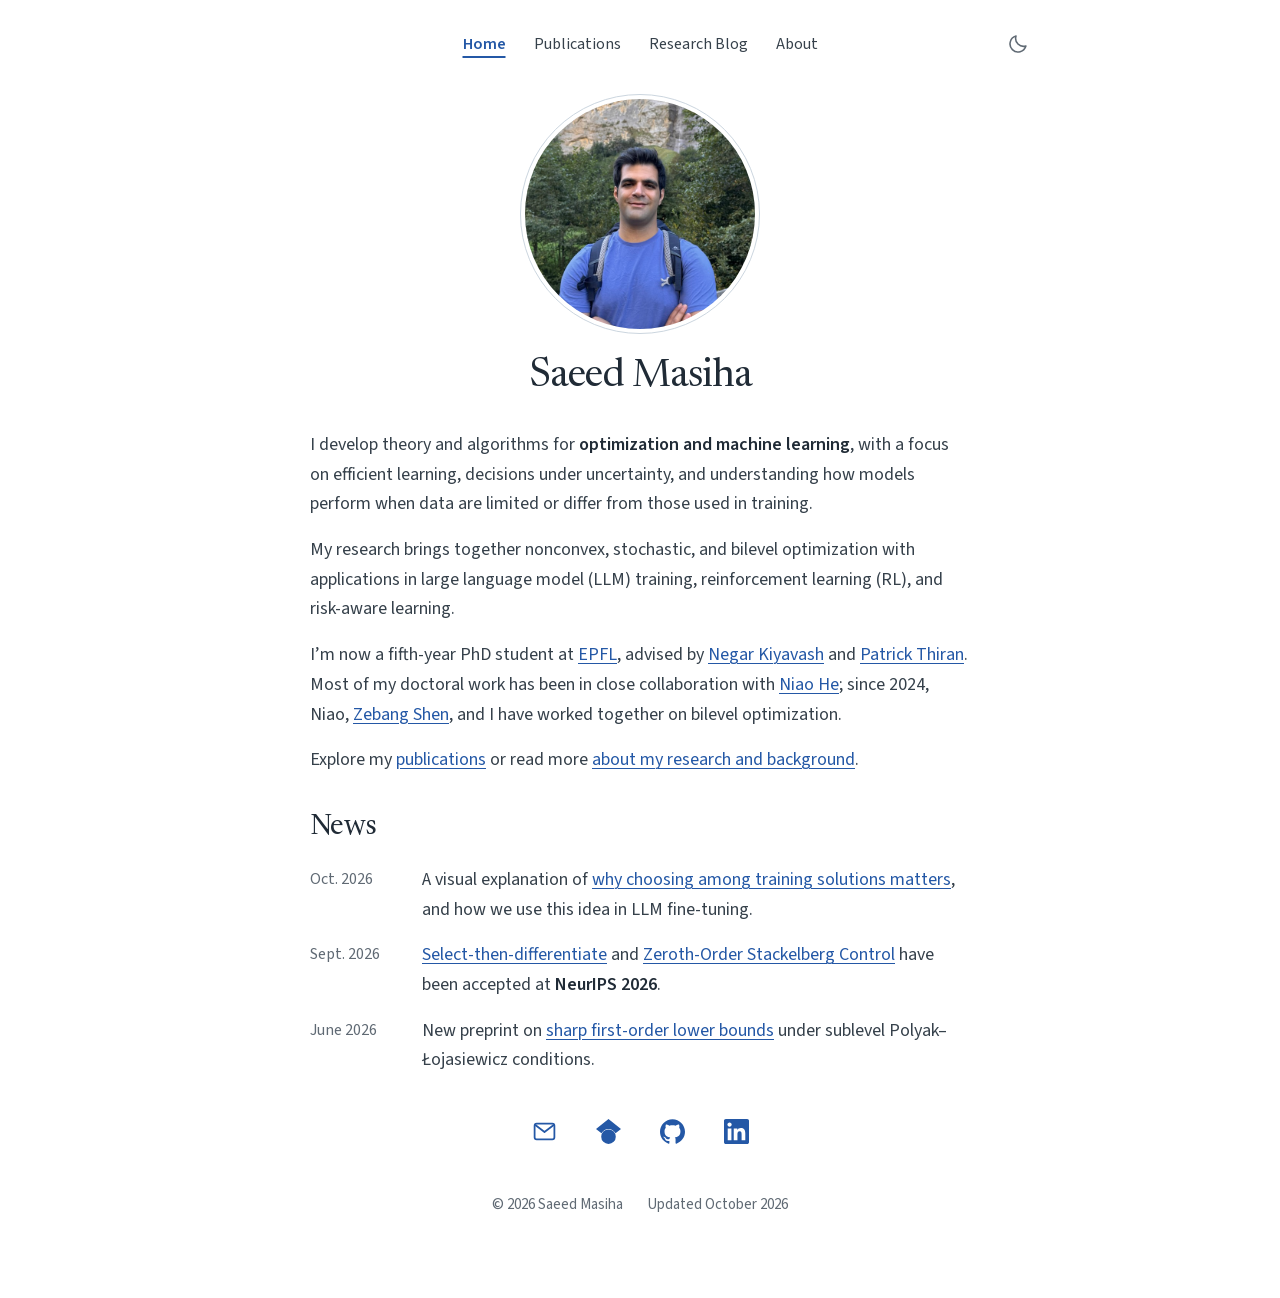
<file: docs/index.html>
<!DOCTYPE html>
<html lang="en">
<head>
  <meta charset="utf-8">
  <meta name="viewport" content="width=device-width, initial-scale=1">
  <meta name="theme-color" content="#ffffff">
  <title>Saeed Masiha | Optimization &amp; Machine Learning</title>
  <meta name="description" content="Saeed Masiha studies the mathematical foundations of optimization and machine learning. Read about his research, publications, and latest news.">
  <meta name="author" content="Saeed Masiha">
  <link rel="canonical" href="https://smasiha.github.io/">
  <meta property="og:type" content="website">
  <meta property="og:site_name" content="Saeed Masiha">
  <meta property="og:title" content="Saeed Masiha | Optimization &amp; Machine Learning">
  <meta property="og:description" content="Saeed Masiha studies the mathematical foundations of optimization and machine learning. Read about his research, publications, and latest news.">
  <meta property="og:url" content="https://smasiha.github.io/">
  <link rel="icon" href="assets/images/favicon.svg" type="image/svg+xml">
  <script src="assets/js/theme.js?v=20260925-themes"></script>
  <script defer src="assets/js/back-to-top.js?v=20261019-top"></script>
  <link rel="stylesheet" href="assets/css/site.css?v=20261019-top">
</head>
<body id="top" data-page="home">
  <a class="skip-link" href="#main">Skip to content</a>
  <header class="site-header">
    <div class="header-inner">
      <nav class="main-nav" aria-label="Main navigation">
        <a aria-current="page" href="index.html">Home</a> <a href="papers/index.html">Publications</a> <a href="writing/index.html">Research Blog</a> <a href="about/index.html">About</a>
      </nav>
      <button class="theme-toggle" type="button" aria-label="Switch to dark mode" title="Switch to dark mode" hidden>
        <svg class="theme-icon-moon" width="22" height="22" aria-hidden="true" focusable="false"><use href="assets/images/contact-icons.svg#moon"></use></svg>
        <svg class="theme-icon-sun" width="22" height="22" aria-hidden="true" focusable="false"><use href="assets/images/contact-icons.svg#sun"></use></svg>
      </button>
    </div>
  </header>
  <div class="site-layout">
    <main id="main" tabindex="-1">
      <section class="biography" aria-labelledby="home-title">
        <div class="profile-heading">
          <details class="portrait-credit">
            <summary class="profile-portrait-frame" aria-label="Photo credit for Saeed Masiha’s portrait" title="Photo credit">
              <span class="profile-portrait-crop">
                <img class="profile-portrait" src="assets/images/portrait.jpg" alt="Portrait of Saeed Masiha" width="900" height="1200" decoding="async">
              </span>
            </summary>
            <p class="portrait-caption">Photo taken by my beloved wife, Fatemeh.</p>
          </details>
          <h1 id="home-title">Saeed Masiha</h1>
        </div>
        <div class="intro-research">
          <p>I develop theory and algorithms for <strong>optimization and machine learning</strong>, with a focus on efficient learning, decisions under uncertainty, and understanding how models perform when data are limited or differ from those used in training.</p>
          <p>My research brings together nonconvex, stochastic, and bilevel optimization with applications in large language model (LLM) training, reinforcement learning (RL), and risk-aware learning.</p>
        </div>
        <!-- Position information as of September 2026. Update Home, News, and About together. -->
        <div class="intro-context">
          <p>I’m now a fifth-year PhD student at <a href="https://www.epfl.ch/">EPFL</a>, advised by <a class="person-link" href="https://people.epfl.ch/negar.kiyavash?lang=en">Negar Kiyavash</a> and <a class="person-link" href="https://people.epfl.ch/patrick.thiran/?lang=en">Patrick Thiran</a>. Most of my doctoral work has been in close collaboration with <a class="person-link" href="https://odi.inf.ethz.ch/niaohe">Niao He</a>; since 2024, Niao, <a class="person-link" href="https://shenzebang.github.io/">Zebang Shen</a>, and I have worked together on bilevel optimization.</p>
        </div>
        <p class="intro-more" id="publications">Explore my <a href="papers/index.html">publications</a> or read more <a href="about/index.html">about my research and background</a>.</p>
      </section>

      <section class="home-news" aria-labelledby="news">
        <h2 id="news">News</h2>
        <!-- Keep this short. Include only public announcements with confirmed dates. -->
        <ul class="news-list">
          <li>
            <time class="news-date" datetime="2026-10">Oct. 2026</time>
            <p>A visual explanation of <a href="writing/same-training-loss/index.html">why choosing among training solutions matters</a>, and how we use this idea in LLM fine-tuning.</p>
          </li>
          <li>
            <time class="news-date" datetime="2026-09">Sept. 2026</time>
            <p><a href="papers/index.html#select-then-differentiate">Select-then-differentiate</a> and <a href="papers/index.html#zeroth-order-stackelberg">Zeroth-Order Stackelberg Control</a> have been accepted at <strong>NeurIPS 2026</strong>.</p>
          </li>
          <li>
            <time class="news-date" datetime="2026-06">June 2026</time>
            <p>New preprint on <a href="papers/index.html#sublevel-pl-lower-bounds">sharp first-order lower bounds</a> under sublevel Polyak–Łojasiewicz conditions.</p>
          </li>
        </ul>
      </section>

      <section class="home-closing" aria-label="Contact">
        <div class="contact-links" id="home-contact">
          <a class="contact-icon" href="mailto:mohammadsaeed.masiha@epfl.ch" aria-label="Email Saeed Masiha" title="Email Saeed Masiha">
            <svg width="25" height="25" aria-hidden="true" focusable="false"><use href="assets/images/contact-icons.svg#email"></use></svg>
          </a>
          <a class="contact-icon" href="https://scholar.google.com/citations?user=986hSjMAAAAJ&amp;hl=en" aria-label="Google Scholar" title="Google Scholar">
            <svg width="25" height="25" aria-hidden="true" focusable="false"><use href="assets/images/contact-icons.svg#google-scholar"></use></svg>
          </a>
          <a class="contact-icon" href="https://github.com/smasiha" aria-label="GitHub" title="GitHub">
            <svg width="25" height="25" aria-hidden="true" focusable="false"><use href="assets/images/contact-icons.svg#github"></use></svg>
          </a>
          <a class="contact-icon" href="https://www.linkedin.com/in/saeed-masiha-25b30514a/" aria-label="LinkedIn" title="LinkedIn">
            <svg width="25" height="25" aria-hidden="true" focusable="false"><use href="assets/images/contact-icons.svg?v=20261019-linkedin#linkedin"></use></svg>
          </a>
        </div>
      </section>
    </main>
    <footer class="site-footer">
      <span>© 2026 Saeed Masiha</span>
      <span>Updated October 2026</span>
    </footer>
  </div>
  <a class="back-to-top" href="#top" aria-label="Back to top" title="Back to top">
    <svg viewBox="0 0 24 24" width="20" height="20" aria-hidden="true" focusable="false"><path d="M12 19V5m-6 6 6-6 6 6" fill="none" stroke="currentColor" stroke-width="1.8" stroke-linecap="round" stroke-linejoin="round"/></svg>
    <span>Top</span>
  </a>
</body>
</html>
</file>
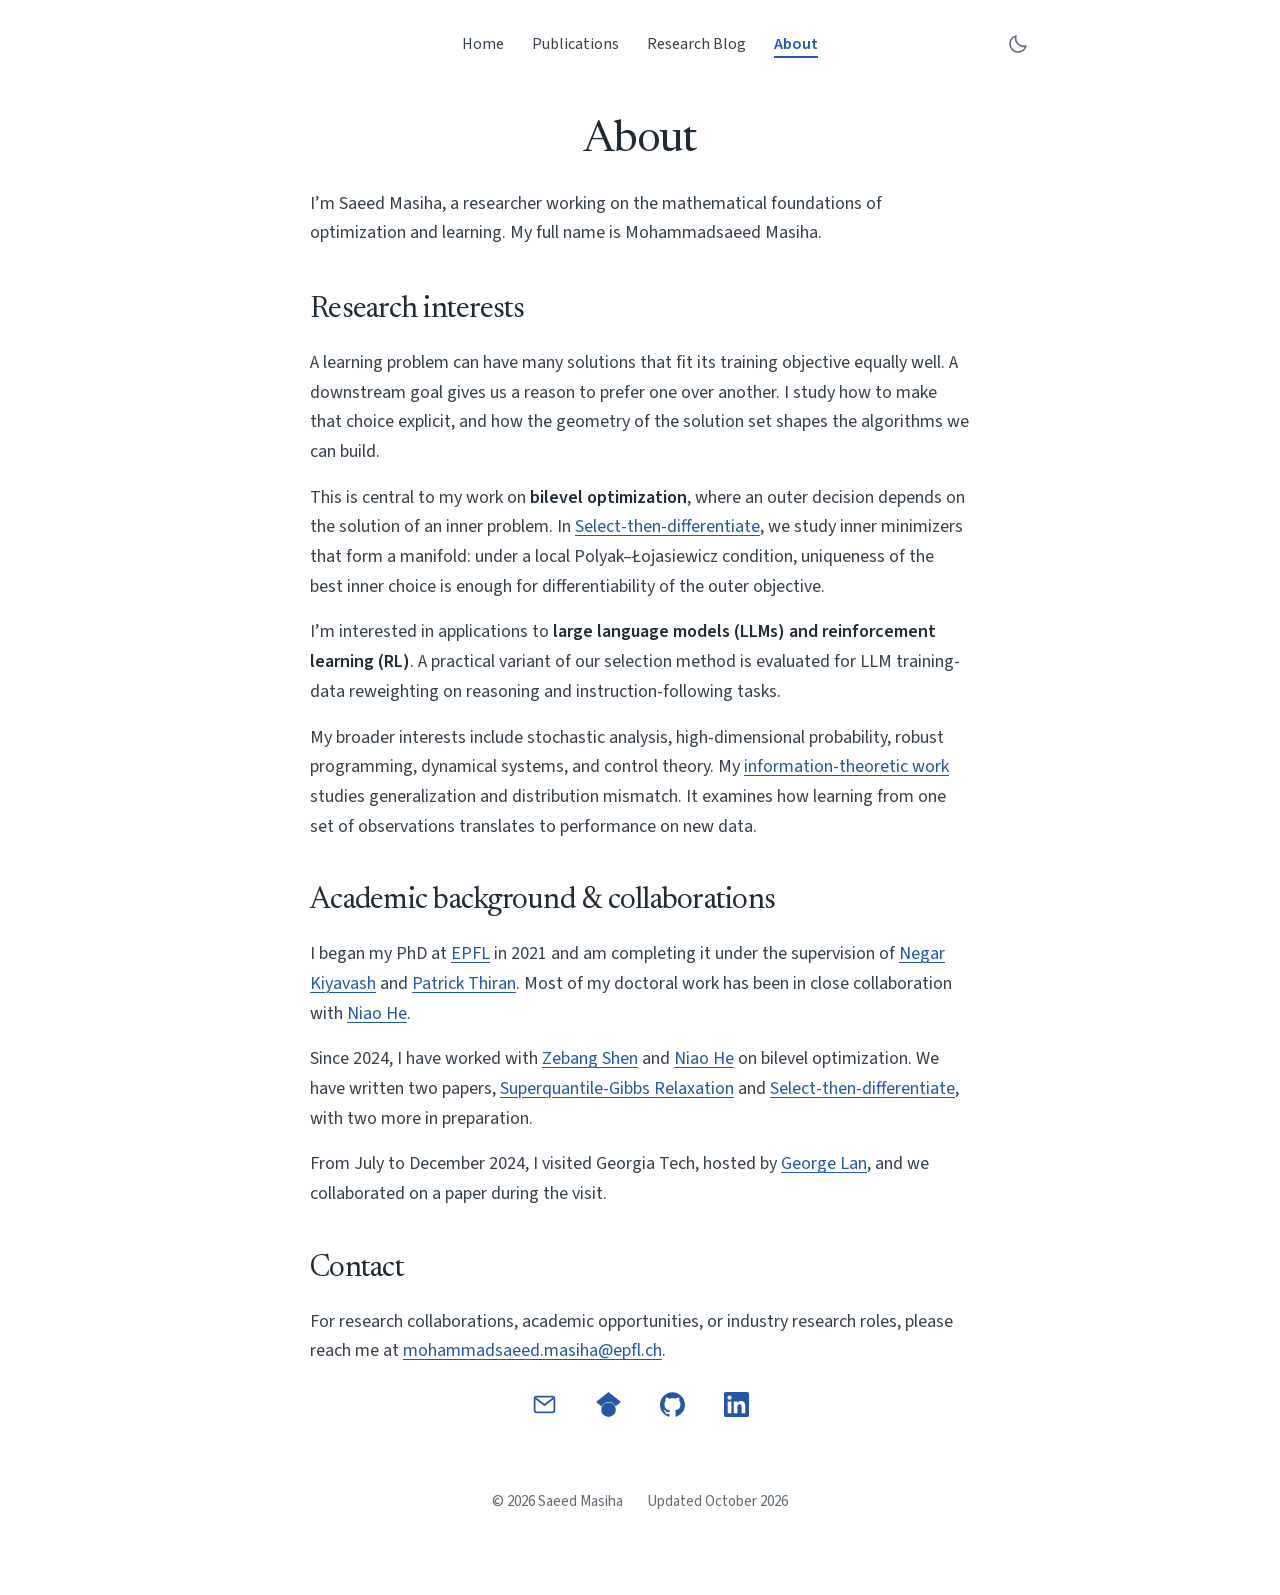
<file: docs/about/index.html>
<!DOCTYPE html>
<html lang="en">
<head>
  <meta charset="utf-8">
  <meta name="viewport" content="width=device-width, initial-scale=1">
  <meta name="theme-color" content="#ffffff">
  <title>About | Saeed Masiha</title>
  <meta name="description" content="Saeed Masiha’s research interests, academic background, and collaborations. PhD student at EPFL working on optimization and machine learning.">
  <meta name="author" content="Saeed Masiha">
  <link rel="canonical" href="https://smasiha.github.io/about/">
  <meta property="og:type" content="website">
  <meta property="og:site_name" content="Saeed Masiha">
  <meta property="og:title" content="About | Saeed Masiha">
  <meta property="og:description" content="Saeed Masiha’s research interests, academic background, and collaborations. PhD student at EPFL working on optimization and machine learning.">
  <meta property="og:url" content="https://smasiha.github.io/about/">
  <link rel="icon" href="../assets/images/favicon.svg" type="image/svg+xml">
  <script src="../assets/js/theme.js?v=20260925-themes"></script>
  <script defer src="../assets/js/back-to-top.js?v=20261019-top"></script>
  <link rel="stylesheet" href="../assets/css/site.css?v=20261019-top">
</head>
<body id="top" data-page="about">
  <a class="skip-link" href="#main">Skip to content</a>
  <header class="site-header">
    <div class="header-inner">
      <nav class="main-nav" aria-label="Main navigation">
        <a href="../index.html">Home</a> <a href="../papers/index.html">Publications</a> <a href="../writing/index.html">Research Blog</a> <a aria-current="page" href="../about/index.html">About</a>
      </nav>
      <button class="theme-toggle" type="button" aria-label="Switch to dark mode" title="Switch to dark mode" hidden>
        <svg class="theme-icon-moon" width="22" height="22" aria-hidden="true" focusable="false"><use href="../assets/images/contact-icons.svg#moon"></use></svg>
        <svg class="theme-icon-sun" width="22" height="22" aria-hidden="true" focusable="false"><use href="../assets/images/contact-icons.svg#sun"></use></svg>
      </button>
    </div>
  </header>
  <div class="site-layout">
    <main id="main" tabindex="-1">
      <header class="page-intro">
        <h1>About</h1>
        <p>I’m Saeed Masiha, a researcher working on the mathematical foundations of optimization and learning. My full name is Mohammadsaeed Masiha.</p>
      </header>
      <section class="page-section" aria-labelledby="research-interests">
        <h2 id="research-interests">Research interests</h2>
        <p>A learning problem can have many solutions that fit its training objective equally well. A downstream goal gives us a reason to prefer one over another. I study how to make that choice explicit, and how the geometry of the solution set shapes the algorithms we can build.</p>
        <p>This is central to my work on <strong>bilevel optimization</strong>, where an outer decision depends on the solution of an inner problem. In <a href="../papers/index.html#select-then-differentiate">Select-then-differentiate</a>, we study inner minimizers that form a manifold: under a local Polyak–Łojasiewicz condition, uniqueness of the best inner choice is enough for differentiability of the outer objective.</p>
        <p>I’m interested in applications to <strong>large language models (LLMs) and reinforcement learning (RL)</strong>. A practical variant of our selection method is evaluated for LLM training-data reweighting on reasoning and instruction-following tasks.</p>
        <p>My broader interests include stochastic analysis, high-dimensional probability, robust programming, dynamical systems, and control theory. My <a href="../papers/index.html#information-theoretic-methods">information-theoretic work</a> studies generalization and distribution mismatch. It examines how learning from one set of observations translates to performance on new data.</p>
      </section>
      <section class="page-section" aria-labelledby="academic-background">
        <h2 id="academic-background">Academic background &amp; collaborations</h2>
        <!-- Public academic background; update roles manually. -->
        <p id="experience">I began my PhD at <a href="https://www.epfl.ch/">EPFL</a> in 2021 and am completing it under the supervision of <a class="person-link" href="https://people.epfl.ch/negar.kiyavash?lang=en">Negar Kiyavash</a> and <a class="person-link" href="https://people.epfl.ch/patrick.thiran/?lang=en">Patrick Thiran</a>. Most of my doctoral work has been in close collaboration with <a class="person-link" href="https://odi.inf.ethz.ch/niaohe">Niao He</a>.</p>
        <p>Since 2024, I have worked with <a class="person-link" href="https://shenzebang.github.io/">Zebang Shen</a> and <a class="person-link" href="https://odi.inf.ethz.ch/niaohe">Niao He</a> on bilevel optimization. We have written two papers, <a href="../papers/index.html#superquantile-gibbs">Superquantile-Gibbs Relaxation</a> and <a href="../papers/index.html#select-then-differentiate">Select-then-differentiate</a>, with two more in preparation.</p>
        <p>From July to December 2024, I visited Georgia Tech, hosted by <a class="person-link" href="https://www.isye.gatech.edu/users/guanghui-lan">George Lan</a>, and we collaborated on a paper during the visit.</p>
      </section>
      <section class="page-section" aria-labelledby="contact">
        <h2 id="contact">Contact</h2>
        <p>For research collaborations, academic opportunities, or industry research roles, please reach me at <a class="contact-email" href="mailto:mohammadsaeed.masiha@epfl.ch">mohammadsaeed.masiha@epfl.ch</a>.</p>
        <div class="contact-links">
          <a class="contact-icon" href="mailto:mohammadsaeed.masiha@epfl.ch" aria-label="Email Saeed Masiha" title="Email Saeed Masiha">
            <svg width="25" height="25" aria-hidden="true" focusable="false"><use href="../assets/images/contact-icons.svg#email"></use></svg>
          </a>
          <a class="contact-icon" href="https://scholar.google.com/citations?user=986hSjMAAAAJ&amp;hl=en" aria-label="Google Scholar" title="Google Scholar">
            <svg width="25" height="25" aria-hidden="true" focusable="false"><use href="../assets/images/contact-icons.svg#google-scholar"></use></svg>
          </a>
          <a class="contact-icon" href="https://github.com/smasiha" aria-label="GitHub" title="GitHub">
            <svg width="25" height="25" aria-hidden="true" focusable="false"><use href="../assets/images/contact-icons.svg#github"></use></svg>
          </a>
          <a class="contact-icon" href="https://www.linkedin.com/in/saeed-masiha-25b30514a/" aria-label="LinkedIn" title="LinkedIn">
            <svg width="25" height="25" aria-hidden="true" focusable="false"><use href="../assets/images/contact-icons.svg?v=20261019-linkedin#linkedin"></use></svg>
          </a>
        </div>
      </section>
    </main>
    <footer class="site-footer">
      <span>© 2026 Saeed Masiha</span>
      <span>Updated October 2026</span>
    </footer>
  </div>
  <a class="back-to-top" href="#top" aria-label="Back to top" title="Back to top">
    <svg viewBox="0 0 24 24" width="20" height="20" aria-hidden="true" focusable="false"><path d="M12 19V5m-6 6 6-6 6 6" fill="none" stroke="currentColor" stroke-width="1.8" stroke-linecap="round" stroke-linejoin="round"/></svg>
    <span>Top</span>
  </a>
</body>
</html>
</file>
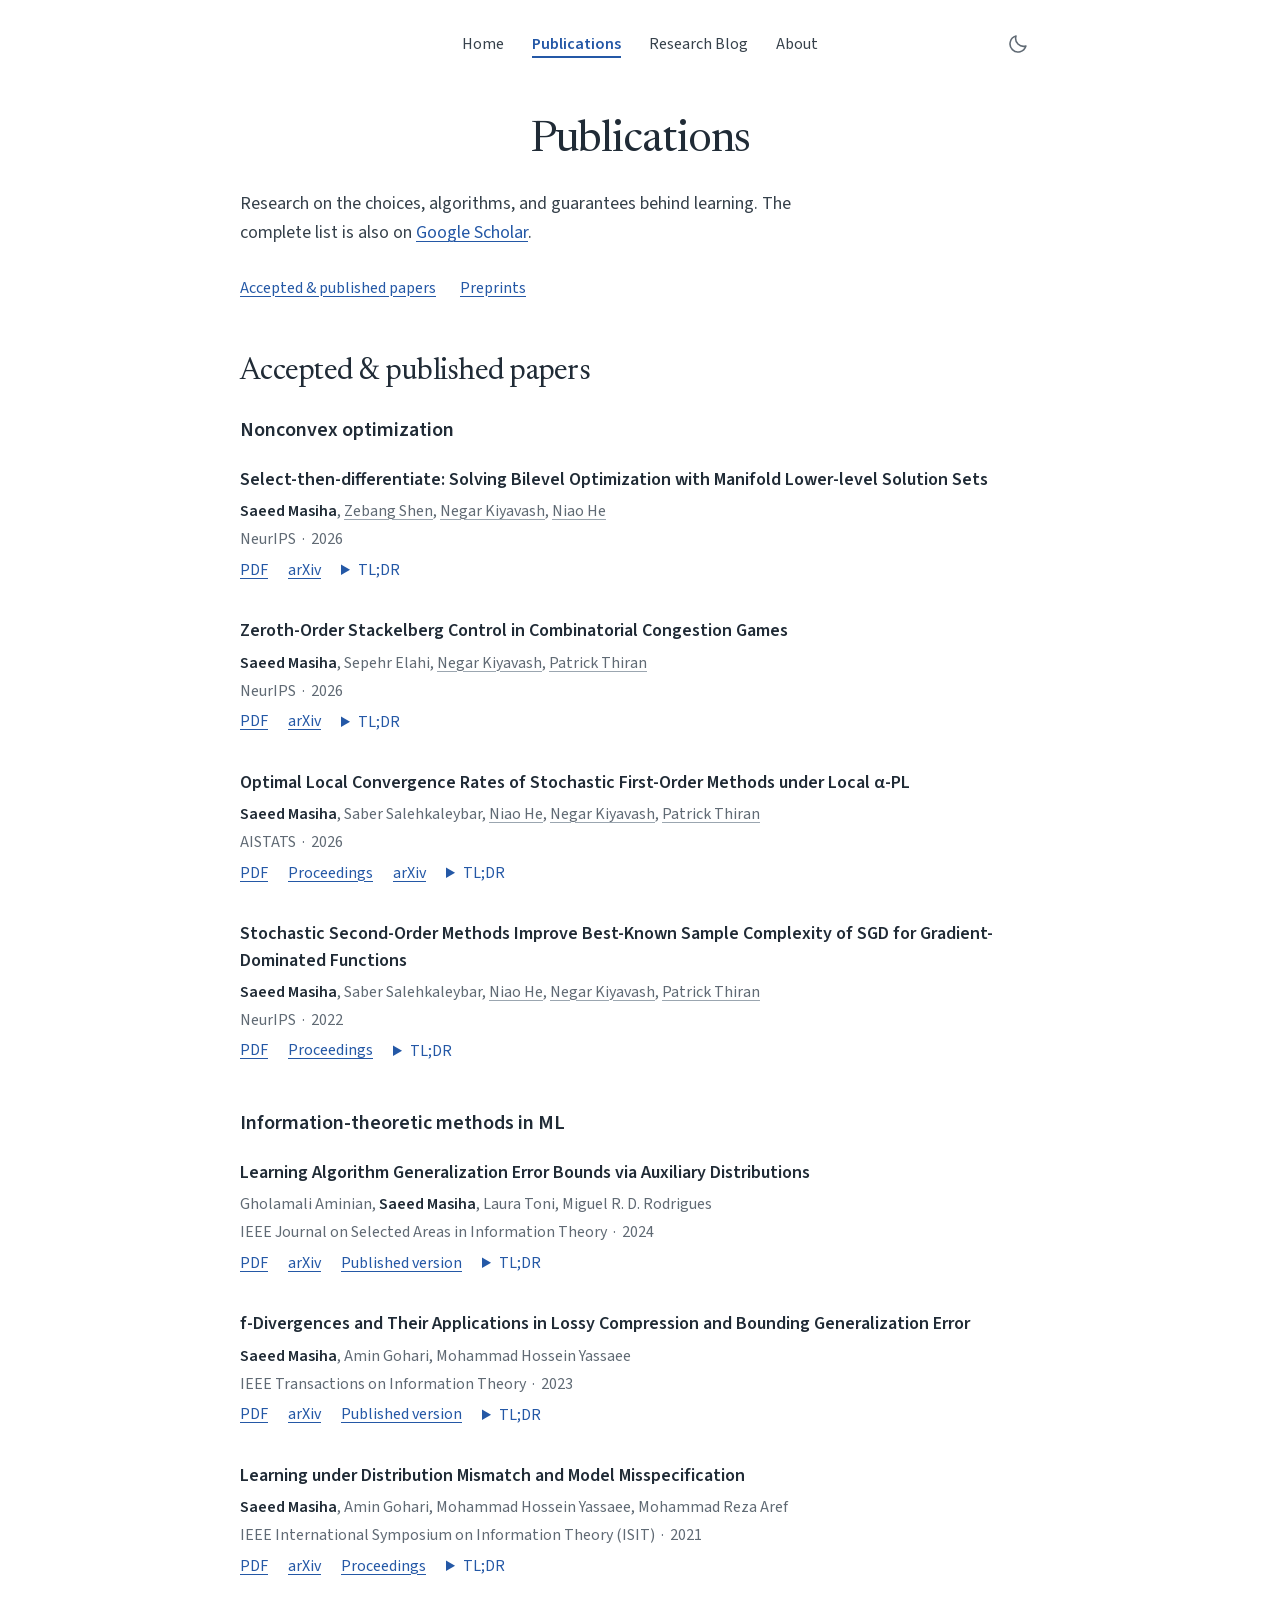
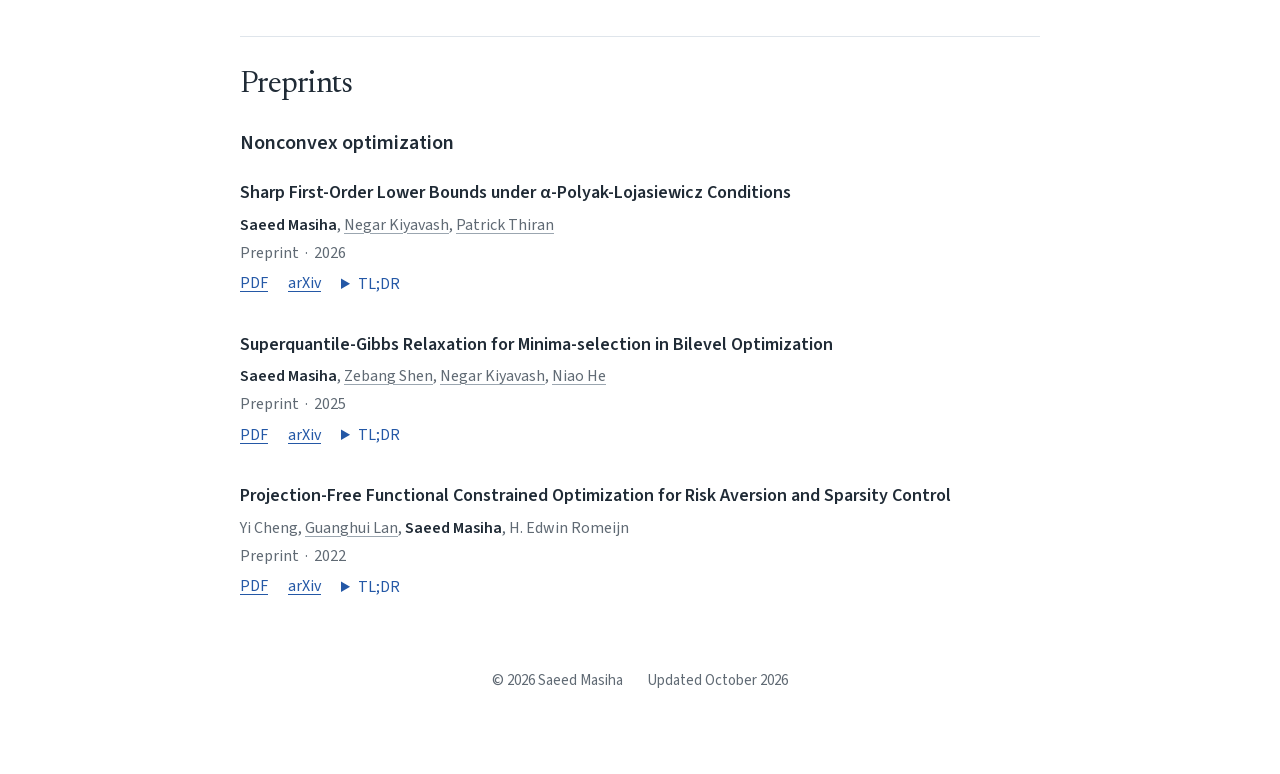
<file: docs/papers/index.html>
<!DOCTYPE html>
<html lang="en">
<head>
  <meta charset="utf-8">
  <meta name="viewport" content="width=device-width, initial-scale=1">
  <meta name="theme-color" content="#ffffff">
  <title>Publications | Saeed Masiha</title>
  <meta name="description" content="Accepted and published papers and preprints by Saeed Masiha in nonconvex optimization and information-theoretic methods in machine learning, with summaries and paper links.">
  <meta name="author" content="Saeed Masiha">
  <link rel="canonical" href="https://smasiha.github.io/papers/">
  <meta property="og:type" content="website">
  <meta property="og:site_name" content="Saeed Masiha">
  <meta property="og:title" content="Publications | Saeed Masiha">
  <meta property="og:description" content="Accepted and published papers and preprints by Saeed Masiha in nonconvex optimization and information-theoretic methods in machine learning, with summaries and paper links.">
  <meta property="og:url" content="https://smasiha.github.io/papers/">
  <link rel="icon" href="../assets/images/favicon.svg" type="image/svg+xml">
  <script src="../assets/js/theme.js?v=20260925-themes"></script>
  <script defer src="../assets/js/back-to-top.js?v=20261019-top"></script>
  <link rel="stylesheet" href="../assets/css/site.css?v=20261019-top">
</head>
<body id="top" data-page="papers">
  <a class="skip-link" href="#main">Skip to content</a>
  <header class="site-header">
    <div class="header-inner">
      <nav class="main-nav" aria-label="Main navigation">
        <a href="../index.html">Home</a> <a aria-current="page" href="../papers/index.html">Publications</a> <a href="../writing/index.html">Research Blog</a> <a href="../about/index.html">About</a>
      </nav>
      <button class="theme-toggle" type="button" aria-label="Switch to dark mode" title="Switch to dark mode" hidden>
        <svg class="theme-icon-moon" width="22" height="22" aria-hidden="true" focusable="false"><use href="../assets/images/contact-icons.svg#moon"></use></svg>
        <svg class="theme-icon-sun" width="22" height="22" aria-hidden="true" focusable="false"><use href="../assets/images/contact-icons.svg#sun"></use></svg>
      </button>
    </div>
  </header>
  <div class="site-layout">
    <main id="main" tabindex="-1">
      <header class="page-intro">
        <h1>Publications</h1>
        <p>Research on the choices, algorithms, and guarantees behind learning. The complete list is also on <a href="https://scholar.google.com/citations?user=986hSjMAAAAJ&amp;hl=en">Google Scholar</a>.</p>
        <nav class="section-links" aria-label="Publication sections">
          <a href="#accepted-papers">Accepted &amp; published papers</a>
          <a href="#preprints">Preprints</a>
        </nav>
      </header>
      <section class="publication-section" aria-labelledby="accepted-papers">
        <h2 id="accepted-papers">Accepted &amp; published papers</h2>
        <section class="publication-category" aria-labelledby="nonconvex-optimization">
          <h3 id="nonconvex-optimization">Nonconvex optimization</h3>
<article aria-labelledby="select-then-differentiate-title" class="publication" id="select-then-differentiate">
<h4 id="select-then-differentiate-title">
<a href="https://arxiv.org/abs/2605.09209">Select-then-differentiate: Solving Bilevel Optimization with Manifold Lower-level Solution Sets</a>
</h4>
<p class="paper-authors">
<strong>Saeed Masiha</strong>,
         <a class="person-link" href="https://shenzebang.github.io/">Zebang Shen</a>,
         <a class="person-link" href="https://people.epfl.ch/negar.kiyavash?lang=en">Negar Kiyavash</a>,
         <a class="person-link" href="https://odi.inf.ethz.ch/niaohe">Niao He</a>
</p>
<p class="paper-meta"><span class="venue">NeurIPS</span> <span class="paper-year"><span aria-hidden="true">·</span> <time datetime="2026">2026</time></span></p>
<div class="paper-links">
<a aria-label="PDF: Select-then-differentiate: Solving Bilevel Optimization with Manifold Lower-level Solution Sets" href="https://arxiv.org/pdf/2605.09209">PDF</a>
<a aria-label="arXiv: Select-then-differentiate: Solving Bilevel Optimization with Manifold Lower-level Solution Sets" href="https://arxiv.org/abs/2605.09209">arXiv</a>
<details class="paper-abstract"><summary>TL;DR</summary><p class="paper-summary">
         Hypergradients and an optimization method for bilevel problems whose inner solutions form a manifold.
        </p></details></div>
</article>

<article aria-labelledby="zeroth-order-stackelberg-title" class="publication" id="zeroth-order-stackelberg">
<h4 id="zeroth-order-stackelberg-title">
<a href="https://arxiv.org/abs/2602.23277">Zeroth-Order Stackelberg Control in Combinatorial Congestion Games</a>
</h4>
<p class="paper-authors">
<strong>Saeed Masiha</strong>, Sepehr Elahi,
         <a class="person-link" href="https://people.epfl.ch/negar.kiyavash?lang=en">Negar Kiyavash</a>,
         <a class="person-link" href="https://people.epfl.ch/patrick.thiran/?lang=en">Patrick Thiran</a>
</p>
<p class="paper-meta"><span class="venue">NeurIPS</span> <span class="paper-year"><span aria-hidden="true">·</span> <time datetime="2026">2026</time></span></p>
<div class="paper-links">
<a aria-label="PDF: Zeroth-Order Stackelberg Control in Combinatorial Congestion Games" href="https://arxiv.org/pdf/2602.23277">PDF</a>
<a aria-label="arXiv: Zeroth-Order Stackelberg Control in Combinatorial Congestion Games" href="https://arxiv.org/abs/2602.23277">arXiv</a>
<details class="paper-abstract"><summary>TL;DR</summary><p class="paper-summary">
         Combines zeroth-order leader updates with a Frank–Wolfe equilibrium solver to tune network tolls, capacities, or incentives without differentiating through users’ congestion equilibria.
        </p></details></div>
</article>

<article aria-labelledby="local-alpha-pl-title" class="publication" id="local-alpha-pl">
<h4 id="local-alpha-pl-title">
<a href="https://proceedings.mlr.press/v300/masiha26a.html">Optimal Local Convergence Rates of Stochastic First-Order Methods under Local α-PL</a>
</h4>
<p class="paper-authors">
<strong>Saeed Masiha</strong>, Saber Salehkaleybar,
         <a class="person-link" href="https://odi.inf.ethz.ch/niaohe">Niao He</a>,
         <a class="person-link" href="https://people.epfl.ch/negar.kiyavash?lang=en">Negar Kiyavash</a>,
         <a class="person-link" href="https://people.epfl.ch/patrick.thiran/?lang=en">Patrick Thiran</a>
</p>
<p class="paper-meta"><span class="venue">AISTATS</span> <span class="paper-year"><span aria-hidden="true">·</span> <time datetime="2026">2026</time></span></p>
<div class="paper-links">
<a aria-label="PDF: Optimal Local Convergence Rates of Stochastic First-Order Methods under Local α-PL" href="https://raw.githubusercontent.com/mlresearch/v300/main/assets/masiha26a/masiha26a.pdf">PDF</a>
<a aria-label="Proceedings: Optimal Local Convergence Rates of Stochastic First-Order Methods under Local α-PL" href="https://proceedings.mlr.press/v300/masiha26a.html">Proceedings</a>
<a aria-label="arXiv: Optimal Local Convergence Rates of Stochastic First-Order Methods under Local α-PL" href="https://arxiv.org/abs/2408.01839">arXiv</a>
<details class="paper-abstract"><summary>TL;DR</summary><p class="paper-summary">
         Establishes matching bounds on the stochastic-gradient queries needed under a local α-Polyak–Łojasiewicz condition (1 ≤ α &lt; 2), with a variance-reduced method attaining the rate. The guarantees assume initialization near a component of local minimizers and that iterates remain nearby with high probability.
        </p></details></div>
</article>

<article aria-labelledby="stochastic-second-order-title" class="publication" id="stochastic-second-order">
<h4 id="stochastic-second-order-title">
<a href="https://proceedings.neurips.cc/paper_files/paper/2022/hash/46323351ebc2afa42b30a6122815cb95-Abstract-Conference.html">Stochastic Second-Order Methods Improve Best-Known Sample Complexity of SGD for Gradient-Dominated Functions</a>
</h4>
<p class="paper-authors">
<strong>Saeed Masiha</strong>, Saber Salehkaleybar,
         <a class="person-link" href="https://odi.inf.ethz.ch/niaohe">Niao He</a>,
         <a class="person-link" href="https://people.epfl.ch/negar.kiyavash?lang=en">Negar Kiyavash</a>,
         <a class="person-link" href="https://people.epfl.ch/patrick.thiran/?lang=en">Patrick Thiran</a>
</p>
<p class="paper-meta"><span class="venue">NeurIPS</span> <span class="paper-year"><span aria-hidden="true">·</span> <time datetime="2022">2022</time></span></p>
<div class="paper-links">
<a aria-label="PDF: Stochastic Second-Order Methods Improve Best-Known Sample Complexity of SGD for Gradient-Dominated Functions" href="https://proceedings.neurips.cc/paper_files/paper/2022/file/46323351ebc2afa42b30a6122815cb95-Paper-Conference.pdf">PDF</a>
<a aria-label="Proceedings: Stochastic Second-Order Methods Improve Best-Known Sample Complexity of SGD for Gradient-Dominated Functions" href="https://proceedings.neurips.cc/paper_files/paper/2022/hash/46323351ebc2afa42b30a6122815cb95-Abstract-Conference.html">Proceedings</a>
<details class="paper-abstract"><summary>TL;DR</summary><p class="paper-summary">
         Using curvature information to improve sample complexity under gradient dominance, with applications to reinforcement learning.
        </p></details></div>
</article>
        </section>
        <section class="publication-category" aria-labelledby="information-theoretic-methods">
          <h3 id="information-theoretic-methods">Information-theoretic methods in ML</h3>
<article aria-labelledby="auxiliary-distributions-title" class="publication" id="auxiliary-distributions">
<h4 id="auxiliary-distributions-title">
<a href="https://arxiv.org/abs/2210.00483">Learning Algorithm Generalization Error Bounds via Auxiliary Distributions</a>
</h4>
<p class="paper-authors">
         Gholamali Aminian,
         <strong>Saeed Masiha</strong>, Laura Toni, Miguel R. D. Rodrigues
        </p>
<p class="paper-meta"><span class="venue">IEEE Journal on Selected Areas in Information Theory</span> <span class="paper-year"><span aria-hidden="true">·</span> <time datetime="2024">2024</time></span></p>
<div class="paper-links">
<a aria-label="PDF: Learning Algorithm Generalization Error Bounds via Auxiliary Distributions" href="https://arxiv.org/pdf/2210.00483">PDF</a>
<a aria-label="arXiv: Learning Algorithm Generalization Error Bounds via Auxiliary Distributions" href="https://arxiv.org/abs/2210.00483">arXiv</a>
<a aria-label="Published version: Learning Algorithm Generalization Error Bounds via Auxiliary Distributions" href="https://doi.org/10.1109/JSAIT.2024.3391900">Published version</a>
<details class="paper-abstract"><summary>TL;DR</summary><p class="paper-summary">
         An auxiliary-distribution approach to generalization bounds using Jensen–Shannon and Rényi information, including settings with different training and test distributions.
        </p></details></div>
</article>

<article aria-labelledby="f-divergences-generalization-title" class="publication" id="f-divergences-generalization">
<h4 id="f-divergences-generalization-title">
<a href="https://arxiv.org/abs/2206.11042">f-Divergences and Their Applications in Lossy Compression and Bounding Generalization Error</a>
</h4>
<p class="paper-authors">
<strong>Saeed Masiha</strong>, Amin Gohari, Mohammad Hossein Yassaee
        </p>
<p class="paper-meta"><span class="venue">IEEE Transactions on Information Theory</span> <span class="paper-year"><span aria-hidden="true">·</span> <time datetime="2023">2023</time></span></p>
<div class="paper-links">
<a aria-label="PDF: f-Divergences and Their Applications in Lossy Compression and Bounding Generalization Error" href="https://arxiv.org/pdf/2206.11042">PDF</a>
<a aria-label="arXiv: f-Divergences and Their Applications in Lossy Compression and Bounding Generalization Error" href="https://arxiv.org/abs/2206.11042">arXiv</a>
<a aria-label="Published version: f-Divergences and Their Applications in Lossy Compression and Bounding Generalization Error" href="https://doi.org/10.1109/TIT.2023.3268527">Published version</a>
<details class="paper-abstract"><summary>TL;DR</summary><p class="paper-summary">
         Connects f-divergences and generalized rate-distortion theory to bounds for lossy compression and the generalization error of learning algorithms.
        </p></details></div>
</article>

<article aria-labelledby="distribution-mismatch-title" class="publication" id="distribution-mismatch">
<h4 id="distribution-mismatch-title">
<a href="https://arxiv.org/abs/2102.05695">Learning under Distribution Mismatch and Model Misspecification</a>
</h4>
<p class="paper-authors">
<strong>Saeed Masiha</strong>, Amin Gohari, Mohammad Hossein Yassaee, Mohammad Reza Aref
        </p>
<p class="paper-meta"><span class="venue">IEEE International Symposium on Information Theory (ISIT)</span> <span class="paper-year"><span aria-hidden="true">·</span> <time datetime="2021">2021</time></span></p>
<div class="paper-links">
<a aria-label="PDF: Learning under Distribution Mismatch and Model Misspecification" href="https://arxiv.org/pdf/2102.05695">PDF</a>
<a aria-label="arXiv: Learning under Distribution Mismatch and Model Misspecification" href="https://arxiv.org/abs/2102.05695">arXiv</a>
<a aria-label="Proceedings: Learning under Distribution Mismatch and Model Misspecification" href="https://doi.org/10.1109/ISIT45174.2021.9517732">Proceedings</a>
<details class="paper-abstract"><summary>TL;DR</summary><p class="paper-summary">
         Uses rate-distortion theory to study generalization error when training and test distributions differ, and to quantify the effects of model misspecification.
        </p></details></div>
</article>
        </section>
      </section>
      <section class="publication-section" aria-labelledby="preprints">
        <h2 id="preprints">Preprints</h2>
        <section class="publication-category" aria-labelledby="nonconvex-preprints">
          <h3 id="nonconvex-preprints">Nonconvex optimization</h3>
<article aria-labelledby="sublevel-pl-lower-bounds-title" class="publication" id="sublevel-pl-lower-bounds">
<h4 id="sublevel-pl-lower-bounds-title">
<a href="https://arxiv.org/abs/2606.28278">Sharp First-Order Lower Bounds under α-Polyak-Lojasiewicz Conditions</a>
</h4>
<p class="paper-authors">
<strong>Saeed Masiha</strong>,
         <a class="person-link" href="https://people.epfl.ch/negar.kiyavash?lang=en">Negar Kiyavash</a>,
         <a class="person-link" href="https://people.epfl.ch/patrick.thiran/?lang=en">Patrick Thiran</a>
</p>
<p class="paper-meta"><span class="venue">Preprint</span> <span class="paper-year"><span aria-hidden="true">·</span> <time datetime="2026">2026</time></span></p>
<div class="paper-links">
<a aria-label="PDF: Sharp First-Order Lower Bounds under α-Polyak-Lojasiewicz Conditions" href="https://arxiv.org/pdf/2606.28278">PDF</a>
<a aria-label="arXiv: Sharp First-Order Lower Bounds under α-Polyak-Lojasiewicz Conditions" href="https://arxiv.org/abs/2606.28278">arXiv</a>
<details class="paper-abstract"><summary>TL;DR</summary><p class="paper-summary">
         Sharp complexity limits for first-order methods when the gradient dominance condition holds on a sublevel set.
        </p></details></div>
</article>

<article aria-labelledby="superquantile-gibbs-title" class="publication" id="superquantile-gibbs">
<h4 id="superquantile-gibbs-title">
<a href="https://arxiv.org/abs/2505.05991">Superquantile-Gibbs Relaxation for Minima-selection in Bilevel Optimization</a>
</h4>
<p class="paper-authors">
<strong>Saeed Masiha</strong>,
         <a class="person-link" href="https://shenzebang.github.io/">Zebang Shen</a>,
         <a class="person-link" href="https://people.epfl.ch/negar.kiyavash?lang=en">Negar Kiyavash</a>,
         <a class="person-link" href="https://odi.inf.ethz.ch/niaohe">Niao He</a>
</p>
<p class="paper-meta"><span class="venue">Preprint</span> <span class="paper-year"><span aria-hidden="true">·</span> <time datetime="2025">2025</time></span></p>
<div class="paper-links">
<a aria-label="PDF: Superquantile-Gibbs Relaxation for Minima-selection in Bilevel Optimization" href="https://arxiv.org/pdf/2505.05991">PDF</a>
<a aria-label="arXiv: Superquantile-Gibbs Relaxation for Minima-selection in Bilevel Optimization" href="https://arxiv.org/abs/2505.05991">arXiv</a>
<details class="paper-abstract"><summary>TL;DR</summary><p class="paper-summary">
         SQ-G tackles bilevel optimization with multiple lower-level minimizers by approximating the worst upper-level outcome through Langevin sampling and an upper-tail loss average. Under parameter-uniform local PL and additional assumptions, we establish approximation and optimization guarantees with explicit dependence on the minimizer manifold’s intrinsic dimension.
        </p></details></div>
</article>

<article aria-labelledby="projection-free-constraints-title" class="publication" id="projection-free-constraints">
<h4 id="projection-free-constraints-title">
<a href="https://arxiv.org/abs/2210.05108">Projection-Free Functional Constrained Optimization for Risk Aversion and Sparsity Control</a>
</h4>
<p class="paper-authors">
         Yi Cheng,
         <a class="person-link" href="https://www.isye.gatech.edu/users/guanghui-lan">Guanghui Lan</a>,
         <strong>Saeed Masiha</strong>, H. Edwin Romeijn
        </p>
<p class="paper-meta"><span class="venue">Preprint</span> <span class="paper-year"><span aria-hidden="true">·</span> <time datetime="2022">2022</time></span></p>
<div class="paper-links">
<a aria-label="PDF: Projection-Free Functional Constrained Optimization for Risk Aversion and Sparsity Control" href="https://arxiv.org/pdf/2210.05108">PDF</a>
<a aria-label="arXiv: Projection-Free Functional Constrained Optimization for Risk Aversion and Sparsity Control" href="https://arxiv.org/abs/2210.05108">arXiv</a>
<details class="paper-abstract"><summary>TL;DR</summary><p class="paper-summary">
         Projection-free methods for optimization with functional constraints, motivated by risk aversion and sparsity.
        </p></details></div>
</article>
        </section>
      </section>
    </main>
    <footer class="site-footer">
      <span>© 2026 Saeed Masiha</span>
      <span>Updated October 2026</span>
    </footer>
  </div>
  <a class="back-to-top" href="#top" aria-label="Back to top" title="Back to top">
    <svg viewBox="0 0 24 24" width="20" height="20" aria-hidden="true" focusable="false"><path d="M12 19V5m-6 6 6-6 6 6" fill="none" stroke="currentColor" stroke-width="1.8" stroke-linecap="round" stroke-linejoin="round"/></svg>
    <span>Top</span>
  </a>
</body>
</html>
</file>
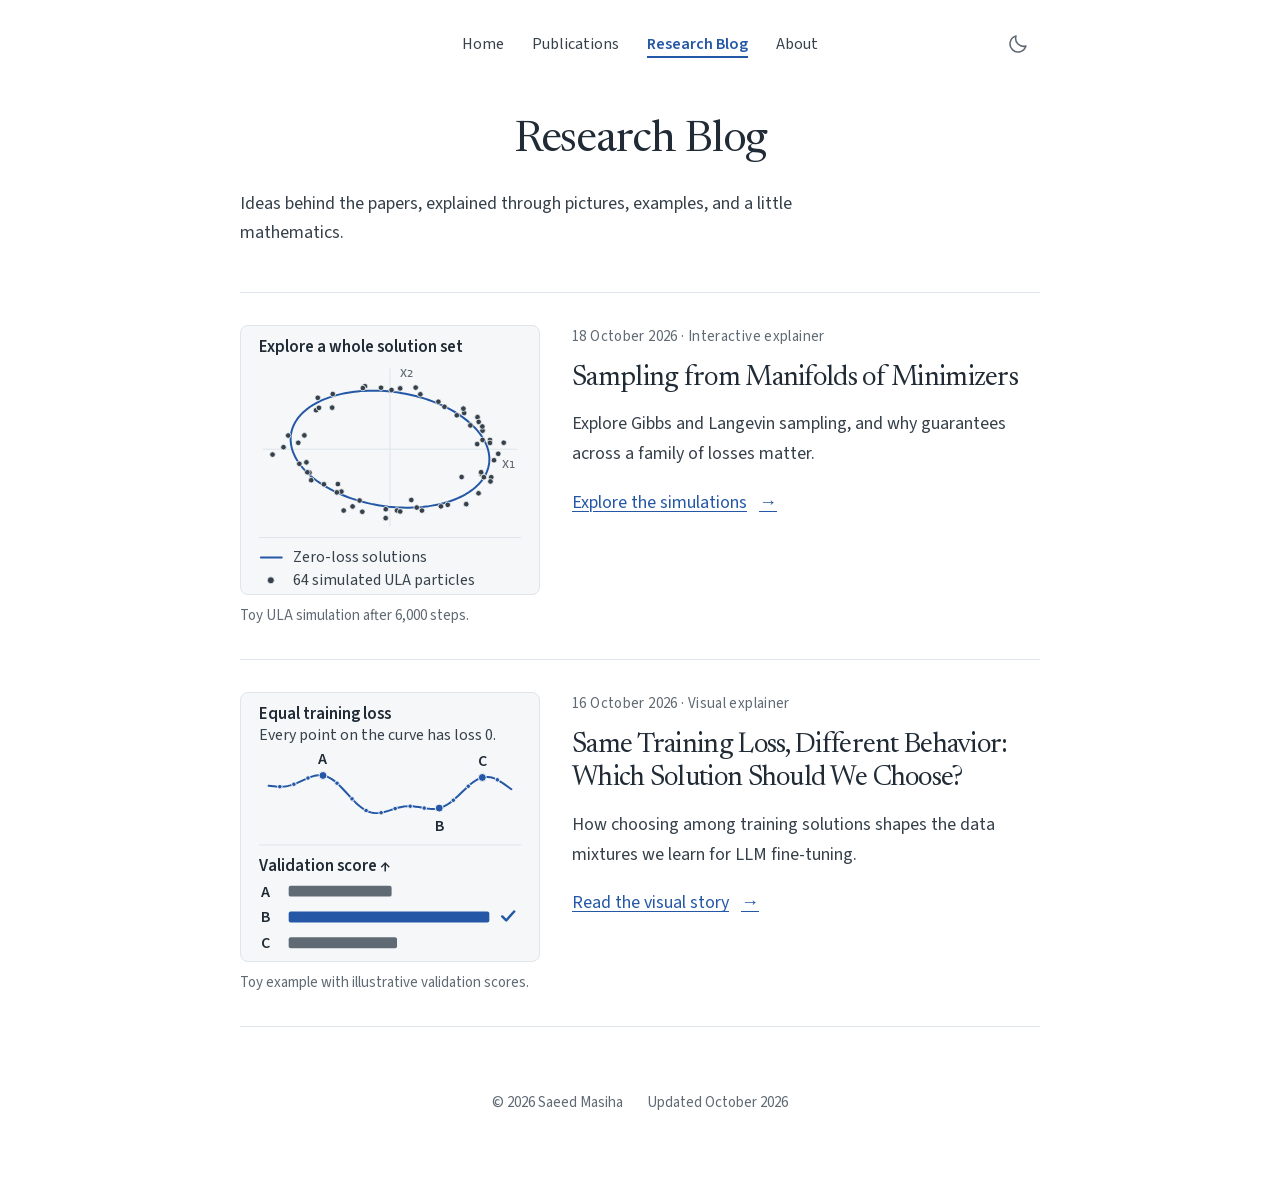
<file: docs/writing/index.html>
<!DOCTYPE html>
<html lang="en">
<head>
  <meta charset="utf-8">
  <meta name="viewport" content="width=device-width, initial-scale=1">
  <meta name="theme-color" content="#ffffff">
  <title>Research Blog | Saeed Masiha</title>
  <meta name="description" content="Visual explanations of optimization and machine learning: solution selection, Langevin sampling, and LLM data reweighting.">
  <meta name="author" content="Saeed Masiha">
  <link rel="canonical" href="https://smasiha.github.io/writing/">
  <meta property="og:type" content="website">
  <meta property="og:site_name" content="Saeed Masiha">
  <meta property="og:title" content="Research Blog">
  <meta property="og:description" content="Visual explanations of optimization and machine learning: solution selection, Langevin sampling, and LLM data reweighting.">
  <meta property="og:url" content="https://smasiha.github.io/writing/">
  <link rel="icon" href="../assets/images/favicon.svg" type="image/svg+xml">
  <script src="../assets/js/theme.js?v=20261016-visual-blog"></script>
  <script defer src="../assets/js/back-to-top.js?v=20261019-top"></script>
  <link rel="stylesheet" href="../assets/css/site.css?v=20261019-top">
  <link rel="stylesheet" href="../assets/css/research-story.css?v=20261019-blog-previews">
  
</head>
<body id="top" data-page="writing">
  <a class="skip-link" href="#main">Skip to content</a>
  <header class="site-header">
    <div class="header-inner">
      <nav class="main-nav" aria-label="Main navigation">
        <a href="../index.html">Home</a>
        <a href="../papers/index.html">Publications</a>
        <a aria-current="page" href="index.html">Research Blog</a>
        <a href="../about/index.html">About</a>
      </nav>
      <button class="theme-toggle" type="button" aria-label="Switch to dark mode" title="Switch to dark mode" hidden>
        <svg class="theme-icon-moon" width="22" height="22" aria-hidden="true" focusable="false"><use href="../assets/images/contact-icons.svg#moon"></use></svg>
        <svg class="theme-icon-sun" width="22" height="22" aria-hidden="true" focusable="false"><use href="../assets/images/contact-icons.svg#sun"></use></svg>
      </button>
    </div>
  </header>
  <div class="site-layout">
    <main id="main" tabindex="-1">

      <header class="page-intro">
        <h1>Research Blog</h1>
        <p>Ideas behind the papers, explained through pictures, examples, and a little mathematics.</p>
      </header>
      <article class="post-list-entry" aria-labelledby="sampling-post-title">
        <!-- sampling-preview:start -->
<figure class="post-preview" aria-labelledby="sampling-preview-caption">
  <svg viewBox="0 0 300 270" role="img" aria-labelledby="sampling-preview-title sampling-preview-desc" focusable="false">
    <title id="sampling-preview-title">Sampling near a continuum of solutions</title>
    <desc id="sampling-preview-desc">The solid blue ellipse is the exact set of zero-loss solutions. Sixty-four dots show actual simulated ULA positions after 6,000 steps, at temperature 0.06 and step size 0.01. At positive temperature the particles lie near the set, rather than exactly on it. This finite toy run does not establish equilibrium.</desc>
    <text class="preview-heading" x="18" y="26">Explore a whole solution set</text>
    <path class="preview-axis" d="M22 124H278M150 43V202"/>
    <text class="preview-coordinate" x="276" y="143" text-anchor="end">x₁</text>
    <text class="preview-coordinate" x="160" y="51">x₂</text>
    <path class="preview-curve" d="M249.67 139.06 L249.91 137.07 L250.03 135.05 L250.02 133.03 L249.90 130.99 L249.65 128.94 L249.28 126.89 L248.79 124.84 L248.18 122.78 L247.45 120.73 L246.60 118.68 L245.64 116.63 L244.55 114.60 L243.35 112.57 L242.04 110.56 L240.62 108.57 L239.08 106.59 L237.44 104.64 L235.69 102.71 L233.84 100.81 L231.88 98.93 L229.83 97.09 L227.67 95.27 L225.43 93.50 L223.09 91.75 L220.66 90.05 L218.14 88.39 L215.55 86.78 L212.87 85.21 L210.12 83.68 L207.29 82.21 L204.39 80.79 L201.43 79.41 L198.40 78.10 L195.32 76.84 L192.18 75.63 L188.99 74.49 L185.75 73.41 L182.46 72.38 L179.14 71.42 L175.78 70.53 L172.39 69.70 L168.98 68.93 L165.54 68.24 L162.08 67.61 L158.61 67.05 L155.12 66.56 L151.63 66.13 L148.14 65.78 L144.65 65.50 L141.17 65.30 L137.70 65.16 L134.24 65.09 L130.80 65.10 L127.39 65.18 L124.00 65.33 L120.64 65.55 L117.32 65.84 L114.04 66.21 L110.81 66.64 L107.62 67.15 L104.48 67.72 L101.40 68.36 L98.38 69.07 L95.42 69.85 L92.53 70.69 L89.71 71.60 L86.96 72.57 L84.28 73.60 L81.69 74.70 L79.18 75.85 L76.76 77.07 L74.43 78.34 L72.18 79.66 L70.04 81.04 L67.99 82.48 L66.04 83.96 L64.19 85.49 L62.45 87.07 L60.81 88.70 L59.29 90.37 L57.87 92.07 L56.57 93.82 L55.37 95.61 L54.30 97.42 L53.34 99.28 L52.50 101.16 L51.78 103.07 L51.18 105.00 L50.69 106.96 L50.33 108.94 L50.09 110.93 L49.97 112.95 L49.98 114.97 L50.10 117.01 L50.35 119.06 L50.72 121.11 L51.21 123.16 L51.82 125.22 L52.55 127.27 L53.40 129.32 L54.36 131.37 L55.45 133.40 L56.65 135.43 L57.96 137.44 L59.38 139.43 L60.92 141.41 L62.56 143.36 L64.31 145.29 L66.16 147.19 L68.12 149.07 L70.17 150.91 L72.33 152.73 L74.57 154.50 L76.91 156.25 L79.34 157.95 L81.86 159.61 L84.45 161.22 L87.13 162.79 L89.88 164.32 L92.71 165.79 L95.61 167.21 L98.57 168.59 L101.60 169.90 L104.68 171.16 L107.82 172.37 L111.01 173.51 L114.25 174.59 L117.54 175.62 L120.86 176.58 L124.22 177.47 L127.61 178.30 L131.02 179.07 L134.46 179.76 L137.92 180.39 L141.39 180.95 L144.88 181.44 L148.37 181.87 L151.86 182.22 L155.35 182.50 L158.83 182.70 L162.30 182.84 L165.76 182.91 L169.20 182.90 L172.61 182.82 L176.00 182.67 L179.36 182.45 L182.68 182.16 L185.96 181.79 L189.19 181.36 L192.38 180.85 L195.52 180.28 L198.60 179.64 L201.62 178.93 L204.58 178.15 L207.47 177.31 L210.29 176.40 L213.04 175.43 L215.72 174.40 L218.31 173.30 L220.82 172.15 L223.24 170.93 L225.57 169.66 L227.82 168.34 L229.96 166.96 L232.01 165.52 L233.96 164.04 L235.81 162.51 L237.55 160.93 L239.19 159.30 L240.71 157.63 L242.13 155.93 L243.43 154.18 L244.63 152.39 L245.70 150.58 L246.66 148.72 L247.50 146.84 L248.22 144.93 L248.82 143.00 L249.31 141.04 L249.67 139.06"/>
    <g class="preview-particles"><circle cx="264.49" cy="117.50" r="2.8"/><circle cx="250.65" cy="114.77" r="2.8"/><circle cx="217.28" cy="89.91" r="2.8"/><circle cx="65.86" cy="137.27" r="2.8"/><circle cx="91.76" cy="82.18" r="2.8"/><circle cx="242.01" cy="148.94" r="2.8"/><circle cx="58.74" cy="138.77" r="2.8"/><circle cx="175.86" cy="62.03" r="2.8"/><circle cx="77.29" cy="72.31" r="2.8"/><circle cx="230.94" cy="100.07" r="2.8"/><circle cx="68.91" cy="147.64" r="2.8"/><circle cx="251.92" cy="152.23" r="2.8"/><circle cx="75.55" cy="84.80" r="2.8"/><circle cx="83.46" cy="159.34" r="2.8"/><circle cx="244.52" cy="152.23" r="2.8"/><circle cx="238.12" cy="91.76" r="2.8"/><circle cx="101.07" cy="166.74" r="2.8"/><circle cx="250.58" cy="117.71" r="2.8"/><circle cx="57.64" cy="117.60" r="2.8"/><circle cx="151.55" cy="64.43" r="2.8"/><circle cx="78.48" cy="82.42" r="2.8"/><circle cx="224.66" cy="87.61" r="2.8"/><circle cx="119.39" cy="175.70" r="2.8"/><circle cx="145.73" cy="184.44" r="2.8"/><circle cx="103.36" cy="185.77" r="2.8"/><circle cx="63.79" cy="110.13" r="2.8"/><circle cx="243.18" cy="114.70" r="2.8"/><circle cx="237.78" cy="118.90" r="2.8"/><circle cx="42.81" cy="121.98" r="2.8"/><circle cx="239.28" cy="96.56" r="2.8"/><circle cx="66.80" cy="147.28" r="2.8"/><circle cx="145.64" cy="193.44" r="2.8"/><circle cx="176.93" cy="182.78" r="2.8"/><circle cx="226.76" cy="179.33" r="2.8"/><circle cx="204.82" cy="81.37" r="2.8"/><circle cx="201.30" cy="181.58" r="2.8"/><circle cx="171.46" cy="175.15" r="2.8"/><circle cx="241.72" cy="147.20" r="2.8"/><circle cx="243.17" cy="105.35" r="2.8"/><circle cx="254.73" cy="135.13" r="2.8"/><circle cx="223.88" cy="83.21" r="2.8"/><circle cx="160.24" cy="62.81" r="2.8"/><circle cx="242.96" cy="101.17" r="2.8"/><circle cx="140.94" cy="62.14" r="2.8"/><circle cx="198.71" cy="76.24" r="2.8"/><circle cx="70.70" cy="155.19" r="2.8"/><circle cx="124.82" cy="60.58" r="2.8"/><circle cx="97.52" cy="159.14" r="2.8"/><circle cx="96.52" cy="167.50" r="2.8"/><circle cx="92.37" cy="68.52" r="2.8"/><circle cx="182.18" cy="185.83" r="2.8"/><circle cx="239.16" cy="168.42" r="2.8"/><circle cx="112.35" cy="181.65" r="2.8"/><circle cx="157.03" cy="185.70" r="2.8"/><circle cx="251.16" cy="156.46" r="2.8"/><circle cx="160.25" cy="186.75" r="2.8"/><circle cx="180.56" cy="68.77" r="2.8"/><circle cx="208.12" cy="180.04" r="2.8"/><circle cx="258.97" cy="128.69" r="2.8"/><circle cx="222.11" cy="152.04" r="2.8"/><circle cx="31.76" cy="129.46" r="2.8"/><circle cx="47.50" cy="110.27" r="2.8"/><circle cx="122.10" cy="187.01" r="2.8"/><circle cx="122.67" cy="62.49" r="2.8"/></g>
    <path class="preview-divider" d="M18 213H282"/>
    <path class="preview-curve" d="M20 233H41"/>
    <text class="preview-label" x="52" y="238">Zero-loss solutions</text>
    <circle class="preview-particle-key" cx="30" cy="256" r="3.5"/>
    <text class="preview-label" x="52" y="261">64 simulated ULA particles</text>
  </svg>
  <figcaption id="sampling-preview-caption">Toy ULA simulation after 6,000 steps.</figcaption>
</figure>
<!-- sampling-preview:end -->
        <div>
          <p class="post-kicker"><time datetime="2026-10-18">18 October 2026</time> · Interactive explainer</p>
          <h2 id="sampling-post-title"><a href="sampling-hidden-solutions/index.html">Sampling from Manifolds of Minimizers</a></h2>
          <p>Explore Gibbs and Langevin sampling, and why guarantees across a family of losses matter.</p>
          <a class="post-read" href="sampling-hidden-solutions/index.html">Explore the simulations <span aria-hidden="true">→</span></a>
        </div>
      </article>
      <article class="post-list-entry" aria-labelledby="first-post-title">
        <!-- selection-preview:start -->
<figure class="post-preview" aria-labelledby="selection-preview-caption">
  <svg viewBox="0 0 300 270" role="img" aria-labelledby="selection-preview-title selection-preview-desc" focusable="false">
    <title id="selection-preview-title">Equal training loss, different validation scores</title>
    <desc id="selection-preview-desc">A, B and C lie on the same zero-training-loss curve. Their illustrative validation scores differ. B has the highest score and is selected. Geometry and score proportions are from the article's presentation example; scores are not measured results.</desc>
    <text class="preview-heading" x="18" y="26">Equal training loss</text>
    <text class="preview-label" x="18" y="47">Every point on the curve has loss 0.</text>
    <path class="preview-curve" d="M27.78 93.38 L35.33 94.15 L38.16 94.30 L40.05 94.32 L41.93 94.25 L43.82 94.09 L45.71 93.84 L47.60 93.48 L49.49 93.03 L51.37 92.48 L53.26 91.84 L56.09 90.73 L58.92 89.50 L68.36 85.24 L70.25 84.52 L72.14 83.90 L74.02 83.39 L75.91 83.02 L77.80 82.81 L79.69 82.76 L81.57 82.89 L83.46 83.22 L85.35 83.73 L87.24 84.44 L89.12 85.35 L91.01 86.45 L92.90 87.73 L94.79 89.18 L96.68 90.79 L98.56 92.53 L101.39 95.35 L105.17 99.38 L112.72 107.56 L115.55 110.41 L117.44 112.18 L119.33 113.81 L121.21 115.30 L123.10 116.63 L124.99 117.79 L126.88 118.77 L128.76 119.56 L130.65 120.17 L132.54 120.60 L134.43 120.85 L136.31 120.94 L138.20 120.87 L140.09 120.67 L141.98 120.34 L143.87 119.91 L146.70 119.13 L150.47 117.92 L156.13 116.09 L158.97 115.31 L161.80 114.68 L163.69 114.37 L165.57 114.14 L167.46 114.00 L169.35 113.96 L171.24 114.00 L173.12 114.12 L175.95 114.44 L178.79 114.87 L187.28 116.30 L190.11 116.60 L192.00 116.69 L193.89 116.68 L195.77 116.55 L197.66 116.29 L199.55 115.88 L201.44 115.31 L203.32 114.59 L205.21 113.71 L207.10 112.68 L208.99 111.49 L210.88 110.16 L212.76 108.71 L215.59 106.31 L218.43 103.72 L223.14 99.17 L226.92 95.56 L229.75 93.00 L231.64 91.40 L233.53 89.93 L235.41 88.60 L237.30 87.44 L239.19 86.45 L241.08 85.65 L242.96 85.05 L244.85 84.65 L246.74 84.47 L248.63 84.49 L250.51 84.71 L252.40 85.13 L254.29 85.73 L256.18 86.50 L258.07 87.42 L259.95 88.47 L261.84 89.64 L264.67 91.53 L269.39 94.91 L272.22 96.93"/>
    <g class="preview-candidates"><circle cx="39.10" cy="94.32" r="2.3"/><circle cx="53.26" cy="91.84" r="2.3"/><circle cx="67.42" cy="85.63" r="2.3"/><circle cx="82.52" cy="83.03" r="4"/><circle cx="96.68" cy="90.79" r="2.3"/><circle cx="111.78" cy="106.57" r="2.3"/><circle cx="125.93" cy="118.30" r="2.3"/><circle cx="141.03" cy="120.52" r="2.3"/><circle cx="155.19" cy="116.38" r="2.3"/><circle cx="170.29" cy="113.97" r="2.3"/><circle cx="184.45" cy="115.87" r="2.3"/><circle cx="199.55" cy="115.88" r="4"/><circle cx="213.71" cy="107.93" r="2.3"/><circle cx="228.81" cy="93.83" r="2.3"/><circle cx="242.96" cy="85.05" r="4"/><circle cx="258.07" cy="87.42" r="2.3"/></g>
    <text class="preview-model" x="82.52" y="71.03" text-anchor="middle">A</text><text class="preview-model" x="199.55" y="138.88" text-anchor="middle">B</text><text class="preview-model" x="242.96" y="73.05" text-anchor="middle">C</text>
    <path class="preview-divider" d="M18 153H282"/>
    <text class="preview-heading" x="18" y="179">Validation score ↑</text>
    <text class="preview-model" x="20" y="205">A</text><rect class="preview-score" x="48" y="194" width="103.61" height="11" rx="2"/><text class="preview-model" x="20" y="231">B</text><rect class="preview-score preview-selected" x="48" y="220" width="202.00" height="11" rx="2"/><path class="preview-check" d="M263 225l4 4 8-9"/><text class="preview-model" x="20" y="257">C</text><rect class="preview-score" x="48" y="246" width="109.07" height="11" rx="2"/>
  </svg>
  <figcaption id="selection-preview-caption">Toy example with illustrative validation scores.</figcaption>
</figure>
<!-- selection-preview:end -->
        <div>
          <p class="post-kicker"><time datetime="2026-10-16">16 October 2026</time> · Visual explainer</p>
          <h2 id="first-post-title"><a href="same-training-loss/index.html">Same Training Loss, Different Behavior: Which Solution Should We Choose?</a></h2>
          <p>How choosing among training solutions shapes the data mixtures we learn for LLM fine-tuning.</p>
          <a class="post-read" href="same-training-loss/index.html">Read the visual story <span aria-hidden="true">→</span></a>
        </div>
      </article>
    </main>
    <footer class="site-footer"><span>© 2026 Saeed Masiha</span><span>Updated October 2026</span></footer>
  </div>
  <a class="back-to-top" href="#top" aria-label="Back to top" title="Back to top">
    <svg viewBox="0 0 24 24" width="20" height="20" aria-hidden="true" focusable="false"><path d="M12 19V5m-6 6 6-6 6 6" fill="none" stroke="currentColor" stroke-width="1.8" stroke-linecap="round" stroke-linejoin="round"/></svg>
    <span>Top</span>
  </a>
</body>
</html>
</file>
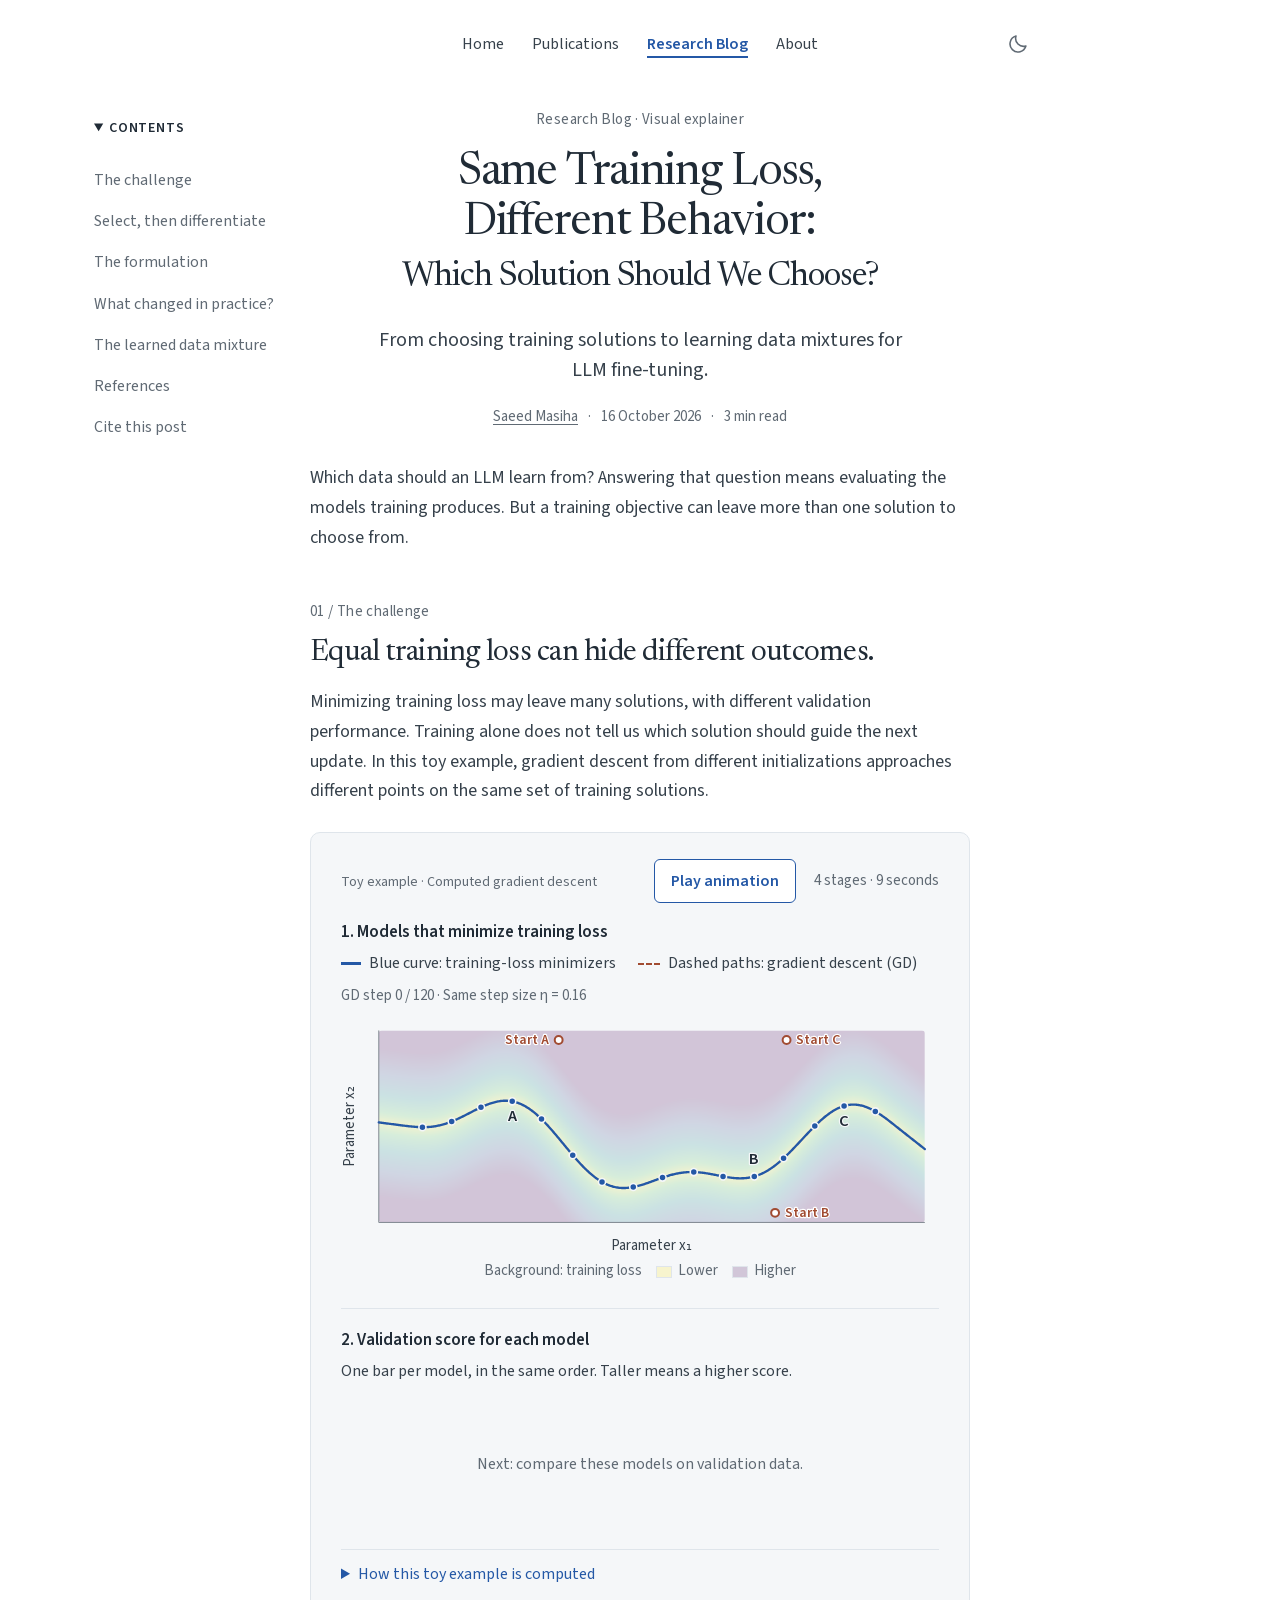
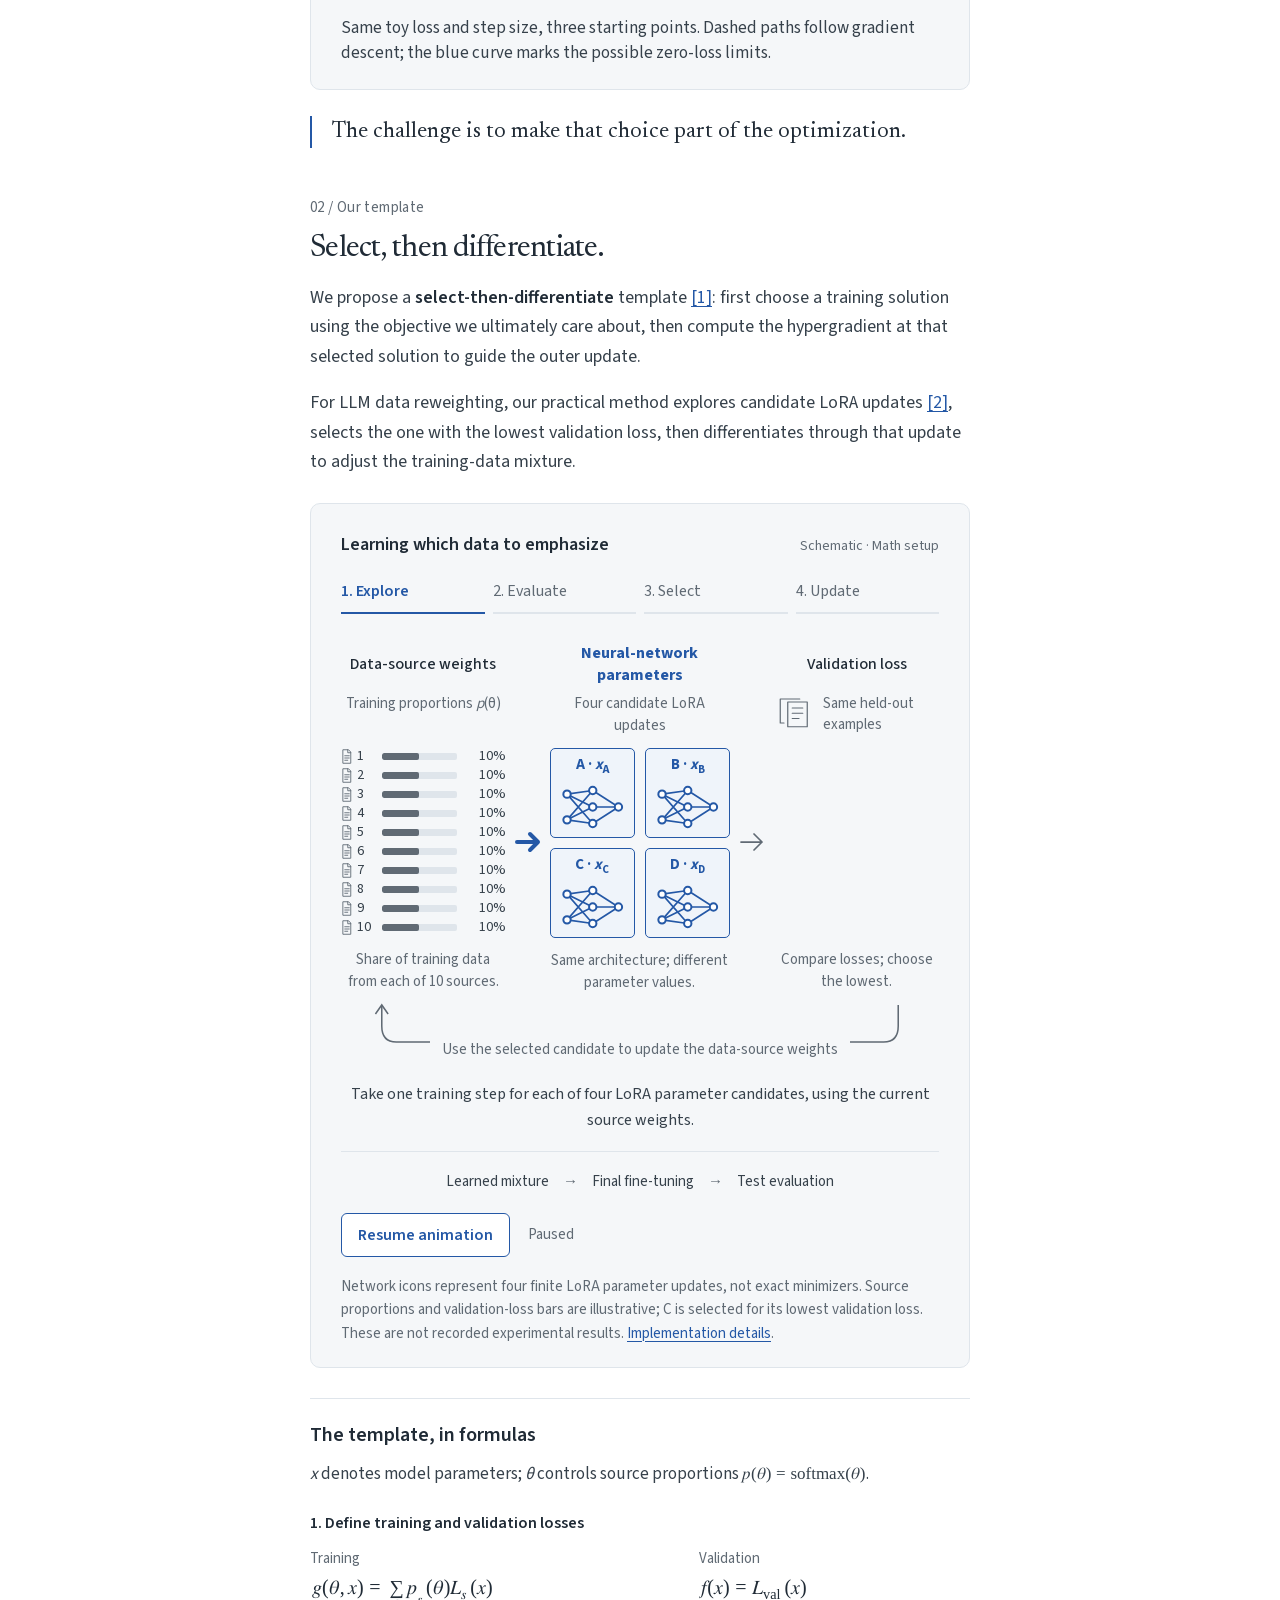
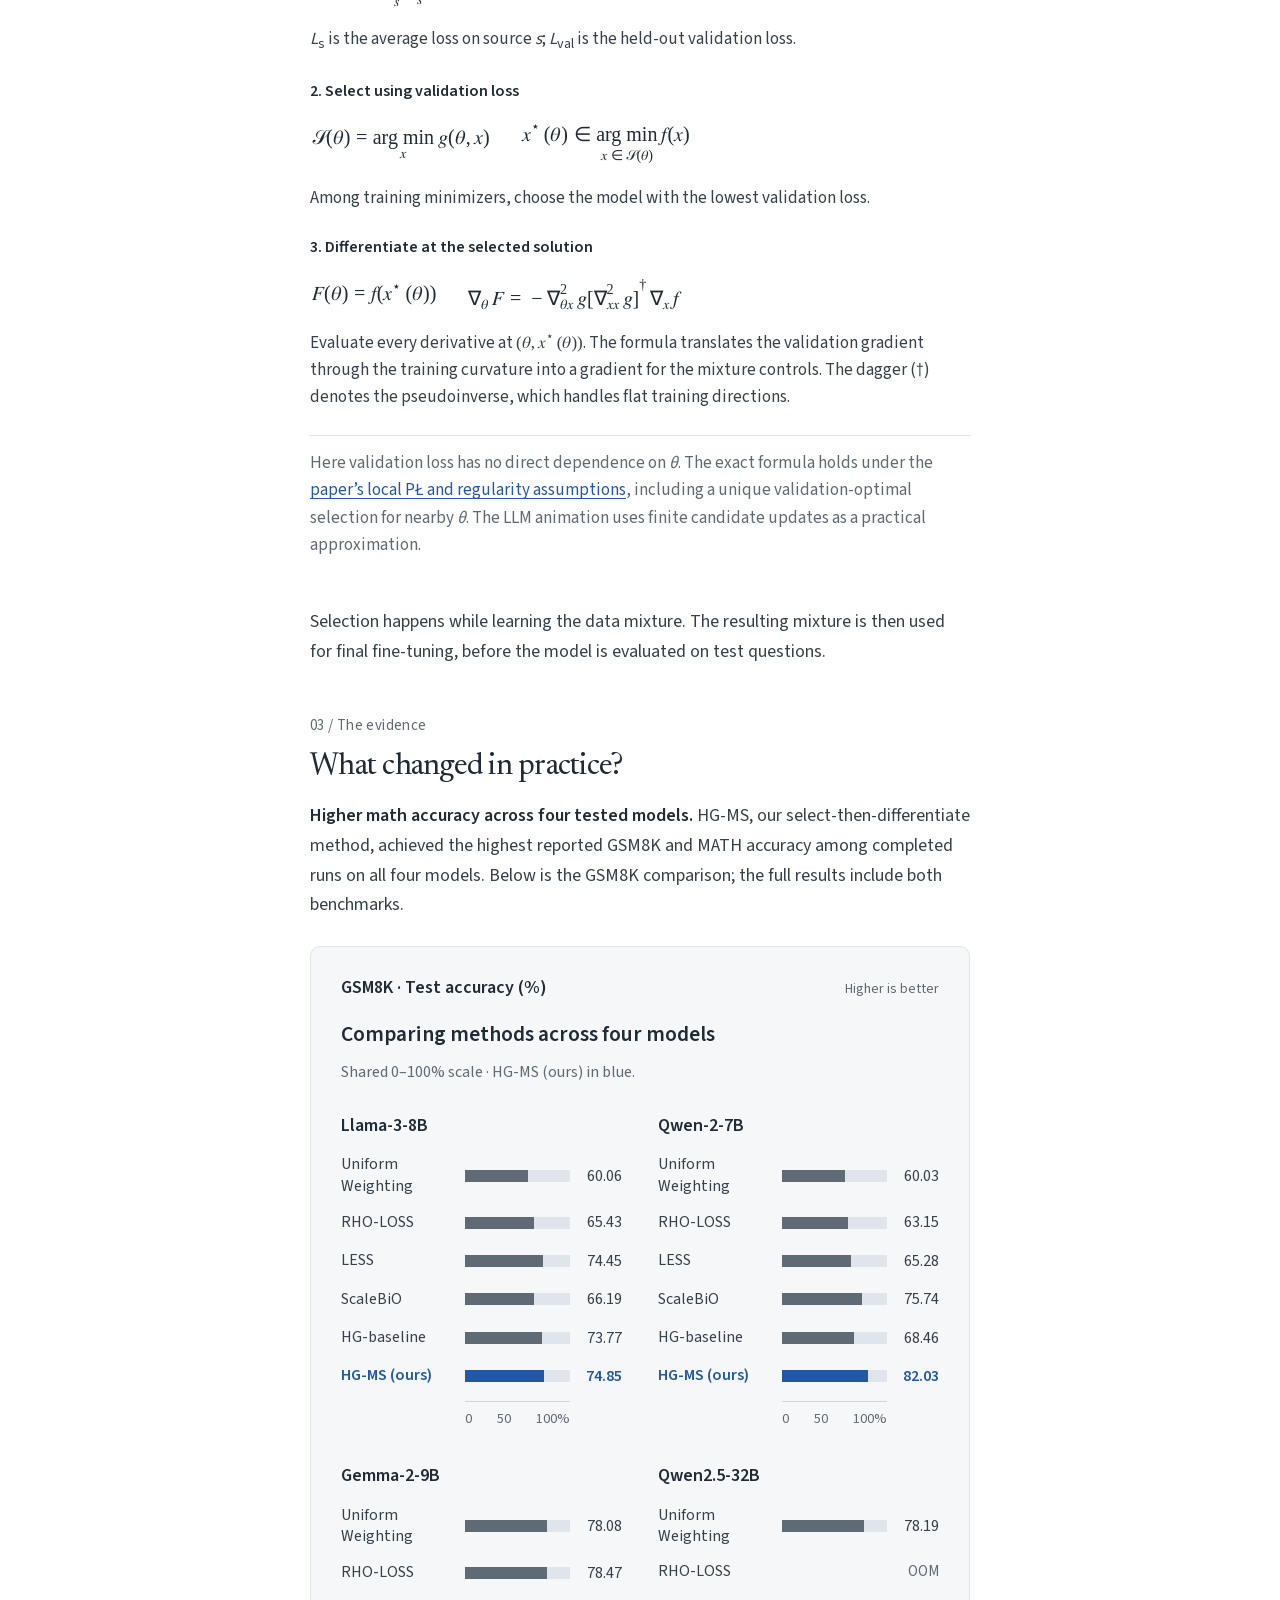
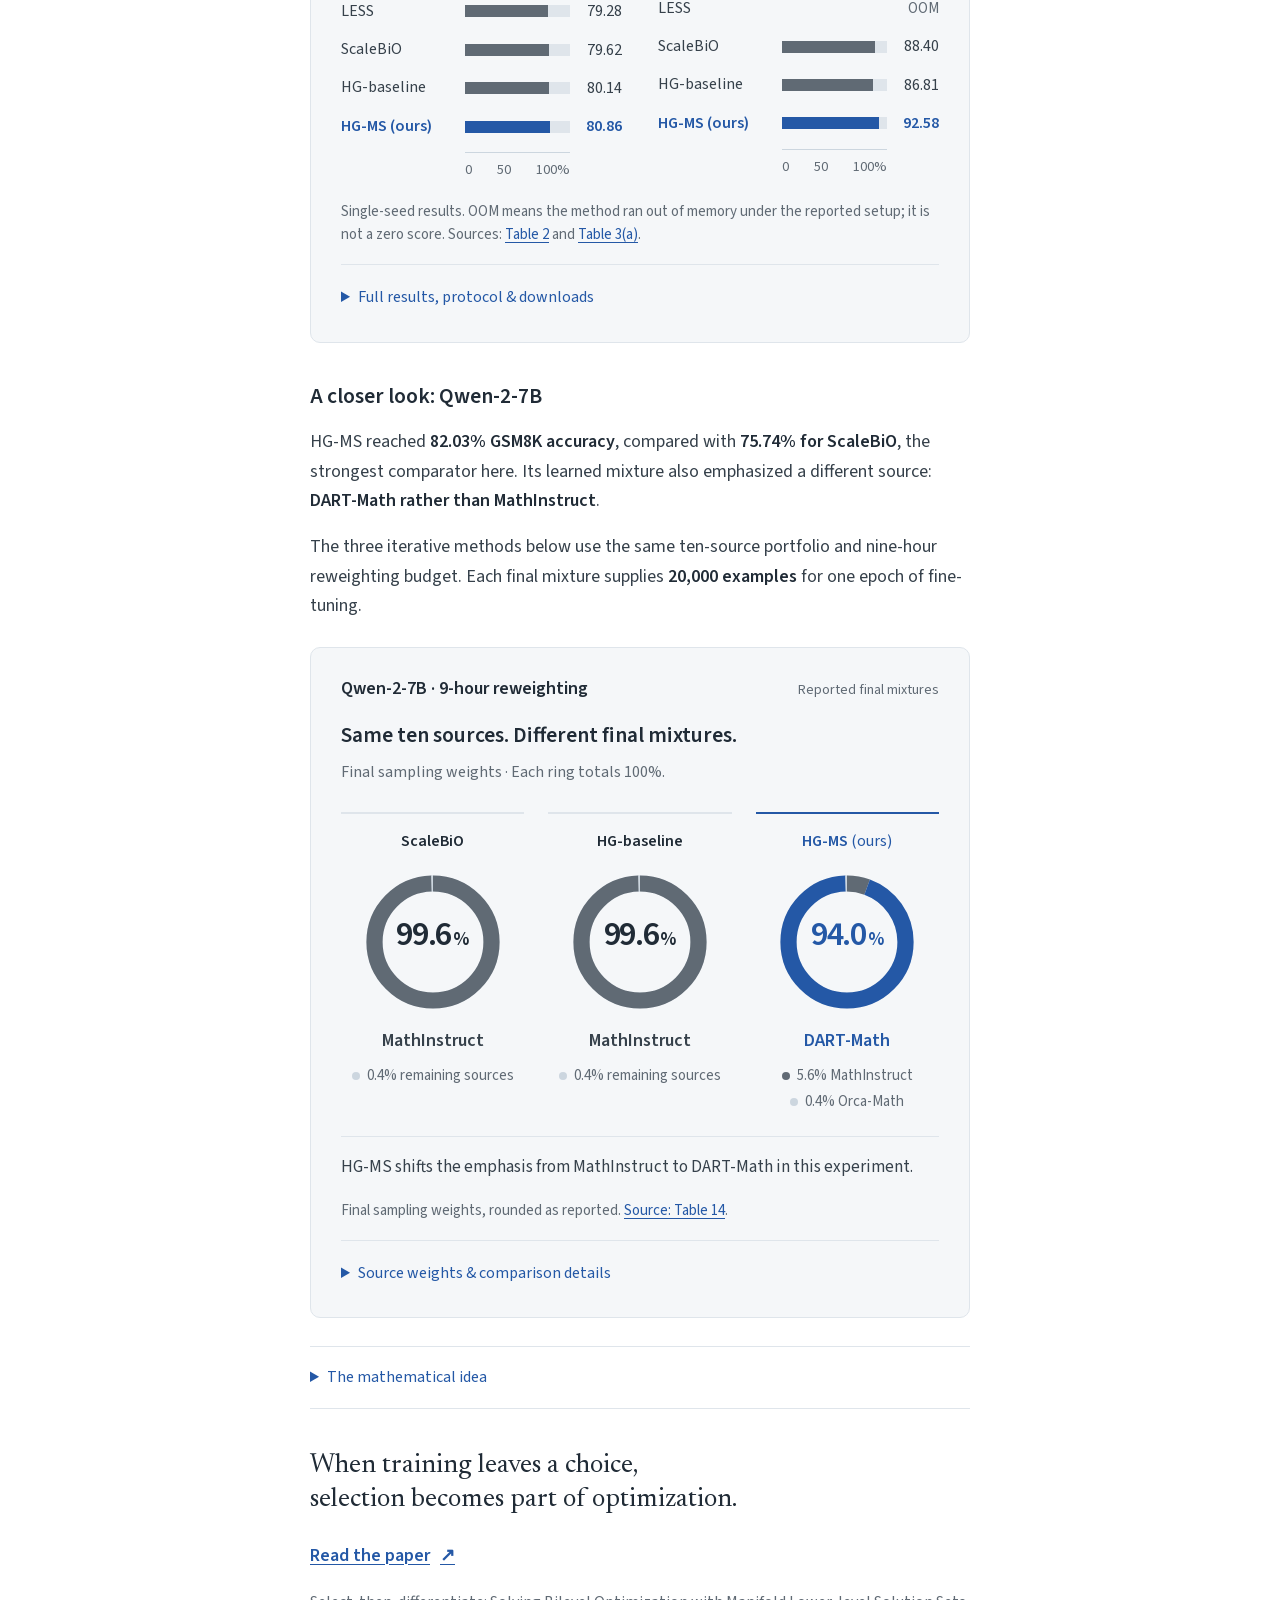
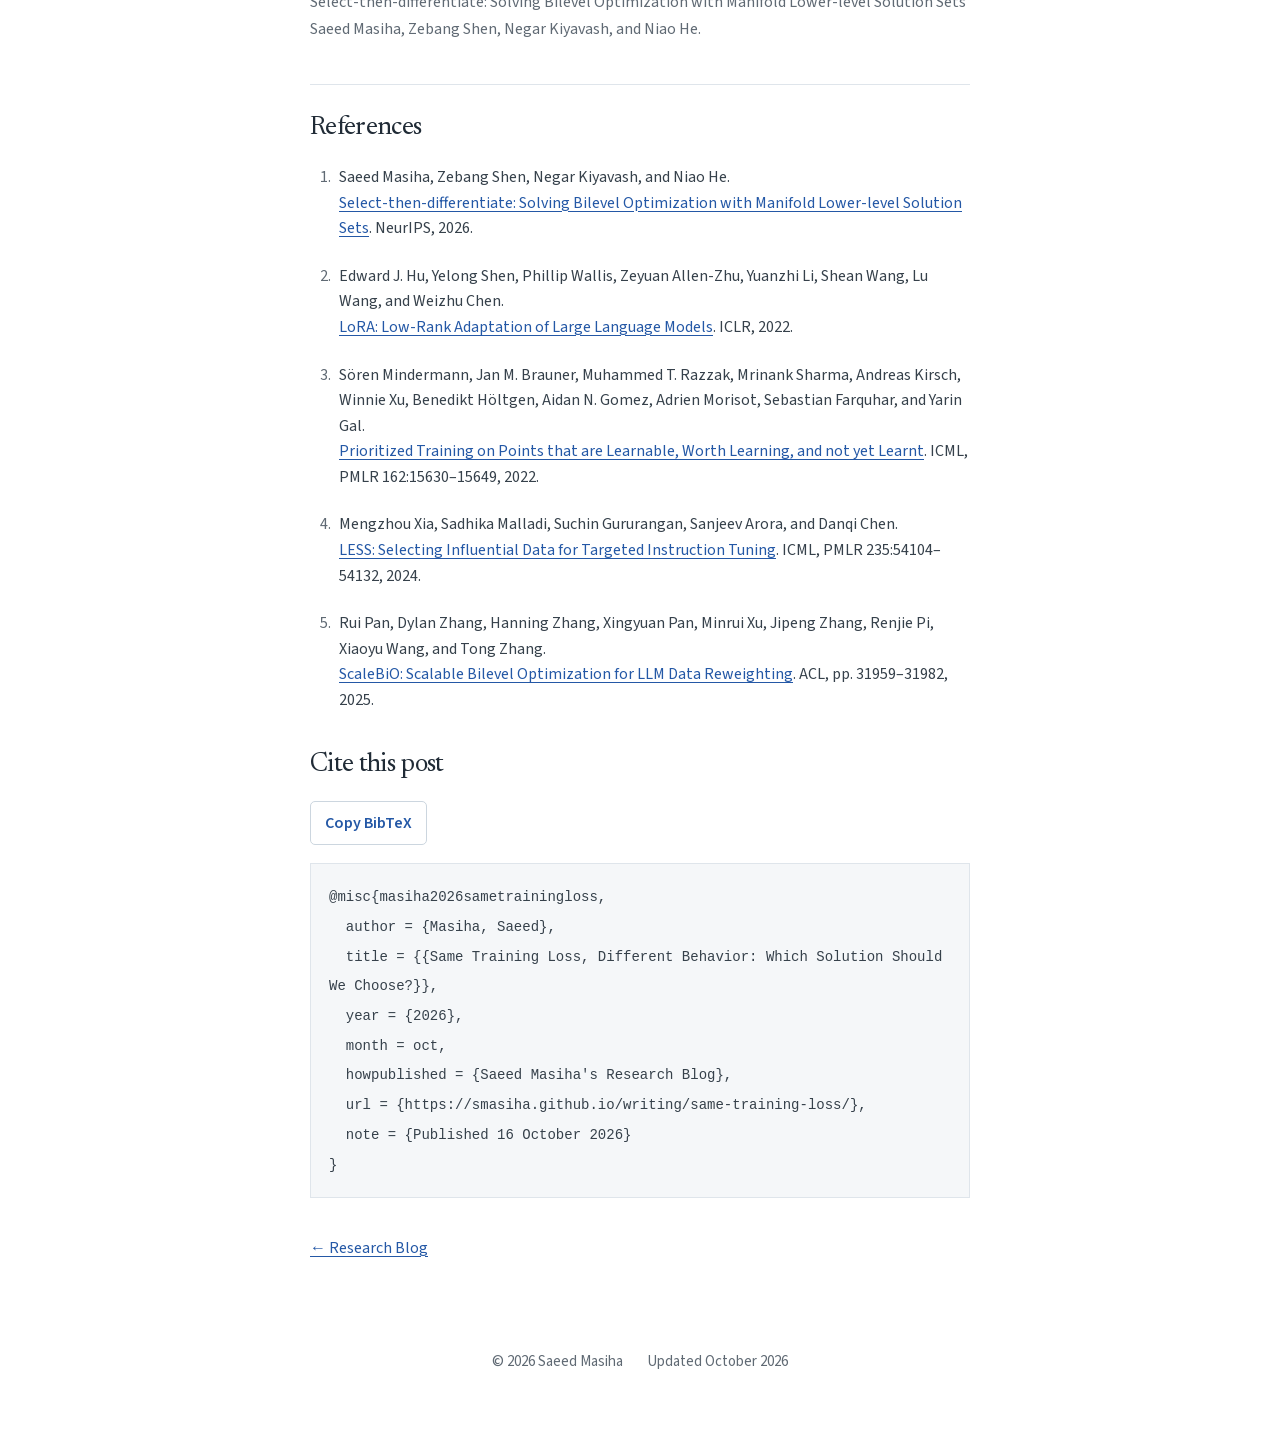
<file: docs/writing/same-training-loss/index.html>
<!DOCTYPE html>
<html lang="en">
<head>
  <meta charset="utf-8">
  <meta name="viewport" content="width=device-width, initial-scale=1">
  <meta name="theme-color" content="#ffffff">
  <title>Same Training Loss, Different Behavior: Which Solution Should We Choose? | Saeed Masiha</title>
  <meta name="description" content="Many models share the same minimum training loss. See how a second criterion selects among them, and how this connects to LLM data reweighting.">
  <meta name="author" content="Saeed Masiha">
  <link rel="canonical" href="https://smasiha.github.io/writing/same-training-loss/">
  <meta property="og:type" content="article">
  <meta property="og:site_name" content="Saeed Masiha">
  <meta property="og:title" content="Same Training Loss, Different Behavior: Which Solution Should We Choose?">
  <meta property="og:description" content="Many models share the same minimum training loss. See how a second criterion selects among them, and how this connects to LLM data reweighting.">
  <meta property="og:url" content="https://smasiha.github.io/writing/same-training-loss/">
  <link rel="icon" href="../../assets/images/favicon.svg" type="image/svg+xml">
  <script src="../../assets/js/theme.js?v=20261016-visual-blog"></script>
  <script defer src="../../assets/js/back-to-top.js?v=20261019-top"></script>
  <script defer src="../../assets/js/article-resources.js?v=20261020-sticky-copy"></script>
  <link rel="stylesheet" href="../../assets/css/site.css?v=20261019-top">
  <link rel="stylesheet" href="../../assets/css/research-story.css?v=20261020-sticky-copy">
  <script defer src="../../assets/js/research-story.js?v=20261019-gd-paths"></script>
</head>
<body id="top" data-page="research-post">
  <a class="skip-link" href="#main">Skip to content</a>
  <header class="site-header">
    <div class="header-inner">
      <nav class="main-nav" aria-label="Main navigation">
        <a href="../../index.html">Home</a>
        <a href="../../papers/index.html">Publications</a>
        <a aria-current="location" href="../index.html">Research Blog</a>
        <a href="../../about/index.html">About</a>
      </nav>
      <button class="theme-toggle" type="button" aria-label="Switch to dark mode" title="Switch to dark mode" hidden>
        <svg class="theme-icon-moon" width="22" height="22" aria-hidden="true" focusable="false"><use href="../../assets/images/contact-icons.svg#moon"></use></svg>
        <svg class="theme-icon-sun" width="22" height="22" aria-hidden="true" focusable="false"><use href="../../assets/images/contact-icons.svg#sun"></use></svg>
      </button>
    </div>
  </header>
  <div class="site-layout">
    <main id="main" tabindex="-1">

      <article class="research-story" aria-labelledby="post-title">
        <header class="story-header story-copy">
          <p class="post-kicker">Research Blog · Visual explainer</p>
          <h1 id="post-title">Same Training Loss,<br>Different Behavior:<br><span>Which Solution Should We Choose?</span></h1>
          <p class="story-deck">From choosing training solutions to learning data mixtures for LLM fine-tuning.</p>
          <p class="story-byline"><a href="../../about/index.html">Saeed Masiha</a> <span aria-hidden="true">·</span> <time datetime="2026-10-16">16 October 2026</time> <span aria-hidden="true">·</span> 3 min read</p>
        </header>
        <div class="post-contents">
          <nav aria-label="Contents">
            <details data-post-contents open>
              <summary>Contents<span class="contents-current" data-contents-current></span></summary>
              <ol>
                  <li><a href="#unresolved-choice">The challenge</a></li>
                  <li><a href="#select-differentiate">Select, then differentiate</a></li>
                  <li><a href="#method-formulas">The formulation</a></li>
                  <li><a href="#real-results">What changed in practice?</a></li>
                  <li><a href="#qwen-data-selection">The learned data mixture</a></li>
                  <li><a href="#references">References</a></li>
                  <li><a href="#cite-this-post">Cite this post</a></li>
              </ol>
            </details>
          </nav>
        </div>
        <div class="story-copy story-opening">
          <p>Which data should an LLM learn from? Answering that question means evaluating the models training produces. But a training objective can leave more than one solution to choose from.</p>
        </div>

        <section class="story-section" aria-labelledby="unresolved-choice">
          <div class="story-copy">
            <p class="scene-number" aria-hidden="true">01 / The challenge</p>
            <h2 id="unresolved-choice">Equal training loss can hide different outcomes.</h2>
            <p>Minimizing training loss may leave many solutions, with different validation performance. Training alone does not tell us which solution should guide the next update. In this toy example, gradient descent from different initializations approaches different points on the same set of training solutions.</p>
          </div>
          <span id="language-example" aria-hidden="true"></span>
          <span id="prediction-example" aria-hidden="true"></span>
          <figure class="story-figure manifold-figure" id="minimizer-selection" data-manifold data-stage="3" aria-labelledby="manifold-heading">
            <div class="manifold-topline"><span class="figure-kind">Toy example · Computed gradient descent</span>
<div class="story-controls manifold-controls" data-manifold-controls hidden>
              <button class="manifold-play" type="button" data-manifold-play aria-controls="minimizer-selection">Play animation</button>
              <span class="manifold-progress" data-manifold-progress>4 stages · 9 seconds</span>
            </div>
            </div>
            <h3 class="sr-only" id="manifold-heading" data-manifold-heading>Same training fit. A better choice.</h3>
            <!-- manifold-diagrams:start -->
<div class="manifold-panel">
  <h4>1. Models that minimize training loss</h4>
  <div class="manifold-keys">
    <p class="manifold-panel-key"><span class="manifold-line-key" aria-hidden="true"></span>Blue curve: training-loss minimizers</p>
    <p class="manifold-panel-key"><span class="manifold-gd-key" aria-hidden="true"></span>Dashed paths: gradient descent (GD)</p>
  </div>
  <p class="manifold-run-status"><span data-gd-iteration>GD step 120 / 120</span> · Same step size η = 0.16</p>
  <svg class="manifold-diagram manifold-desktop" data-panel="landscape" viewBox="0 0 760 300" role="img" aria-labelledby="manifold-desktop-landscape-title manifold-desktop-landscape-desc" focusable="false">
<title id="manifold-desktop-landscape-title">Different initializations approach different training solutions</title>
<desc id="manifold-desktop-landscape-desc" data-manifold-desc="landscape">Both axes are model parameters. The blue curve is the set of minimizers of a computed toy loss; background color shows that same loss. Three dashed paths are actual gradient-descent runs with step size 0.16, from hollow starting points to A, B and C after 120 steps. All three approach zero training loss. Sixteen blue dots mark example solutions. Model B is circled because its illustrative validation score below is highest among these examples.</desc>
<defs><clipPath id="manifold-desktop-landscape-clip"><rect x="48" y="12" width="694" height="244" rx="4"/></clipPath></defs>
<image class="manifold-landscape" href="../../assets/images/minimizer-gd-landscape.png" x="48" y="12" width="694" height="244" preserveAspectRatio="none" clip-path="url(#manifold-desktop-landscape-clip)"/>
<path class="manifold-axes" d="M48 12V256H742"/>
<text class="manifold-axis-label" x="395.0" y="291" text-anchor="middle">Parameter x₁</text>
<text class="manifold-axis-label" transform="translate(16 134.0) rotate(-90)" text-anchor="middle">Parameter x₂</text>
<g data-gd-run="A">
<polyline class="manifold-gd-path" data-gd-path points="276.641,24.200 249.965,44.168 237.862,56.318 231.564,65.016 227.755,71.735 225.240,77.094 223.483,81.438 222.208,84.990 221.255,87.911 220.528,90.321 219.964,92.315 219.520,93.967 219.167,95.338 218.884,96.477 218.655,97.424 218.470,98.211 218.319,98.867 218.195,99.412 218.094,99.866 218.010,100.244 217.941,100.559 217.884,100.822 217.837,101.041 217.798,101.223 217.765,101.375 217.738,101.501 217.716,101.607 217.697,101.695 217.682,101.768 217.669,101.829 217.658,101.880 217.649,101.922 217.642,101.958 217.636,101.987 217.631,102.012 217.626,102.032 217.623,102.049 217.620,102.064 217.617,102.076 217.615,102.085 217.613,102.094 217.612,102.101 217.611,102.106 217.610,102.111 217.609,102.115 217.608,102.118 217.608,102.121 217.607,102.124 217.607,102.125 217.606,102.127 217.606,102.128 217.606,102.130 217.606,102.130 217.606,102.131 217.605,102.132 217.605,102.132 217.605,102.133 217.605,102.133 217.605,102.134 217.605,102.134 217.605,102.134 217.605,102.134 217.605,102.134 217.605,102.135 217.605,102.135 217.605,102.135 217.605,102.135 217.605,102.135 217.605,102.135 217.605,102.135 217.605,102.135 217.605,102.135 217.605,102.135 217.605,102.135 217.605,102.135 217.605,102.135 217.605,102.135 217.605,102.135 217.605,102.135 217.605,102.135 217.605,102.135 217.605,102.135 217.605,102.135 217.605,102.135 217.605,102.135 217.605,102.135 217.605,102.135 217.605,102.135 217.605,102.135 217.605,102.135 217.605,102.135 217.605,102.135 217.605,102.135 217.605,102.135 217.605,102.135 217.605,102.135 217.605,102.135 217.605,102.135 217.605,102.135 217.605,102.135 217.605,102.135 217.605,102.135 217.605,102.135 217.605,102.135 217.605,102.135 217.605,102.135 217.605,102.135 217.605,102.135 217.605,102.135 217.605,102.135 217.605,102.135 217.605,102.135 217.605,102.135 217.605,102.135 217.605,102.135 217.605,102.135 217.605,102.135 217.605,102.135 217.605,102.135 217.605,102.135 217.605,102.135"/>
<circle class="manifold-gd-start" cx="276.641" cy="24.200" r="5"/>
<text class="manifold-gd-start-label" x="264.641" y="29.200" text-anchor="end">Start A</text>
</g>
<g data-gd-run="B">
<polyline class="manifold-gd-path" data-gd-path points="551.682,243.800 543.518,234.168 538.556,226.983 535.269,221.407 532.965,216.985 531.285,213.437 530.027,210.566 529.064,208.232 528.316,206.327 527.728,204.769 527.261,203.491 526.888,202.442 526.588,201.580 526.345,200.871 526.148,200.287 525.988,199.806 525.857,199.410 525.750,199.083 525.662,198.814 525.590,198.591 525.531,198.408 525.483,198.257 525.443,198.132 525.410,198.029 525.383,197.944 525.360,197.874 525.342,197.816 525.327,197.768 525.314,197.729 525.304,197.696 525.295,197.669 525.288,197.647 525.283,197.629 525.278,197.614 525.274,197.601 525.271,197.591 525.268,197.582 525.266,197.575 525.264,197.569 525.262,197.565 525.261,197.561 525.260,197.557 525.259,197.555 525.259,197.553 525.258,197.551 525.258,197.549 525.257,197.548 525.257,197.547 525.257,197.546 525.256,197.545 525.256,197.545 525.256,197.544 525.256,197.544 525.256,197.544 525.256,197.543 525.256,197.543 525.256,197.543 525.256,197.543 525.255,197.543 525.255,197.542 525.255,197.542 525.255,197.542 525.255,197.542 525.255,197.542 525.255,197.542 525.255,197.542 525.255,197.542 525.255,197.542 525.255,197.542 525.255,197.542 525.255,197.542 525.255,197.542 525.255,197.542 525.255,197.542 525.255,197.542 525.255,197.542 525.255,197.542 525.255,197.542 525.255,197.542 525.255,197.542 525.255,197.542 525.255,197.542 525.255,197.542 525.255,197.542 525.255,197.542 525.255,197.542 525.255,197.542 525.255,197.542 525.255,197.542 525.255,197.542 525.255,197.542 525.255,197.542 525.255,197.542 525.255,197.542 525.255,197.542 525.255,197.542 525.255,197.542 525.255,197.542 525.255,197.542 525.255,197.542 525.255,197.542 525.255,197.542 525.255,197.542 525.255,197.542 525.255,197.542 525.255,197.542 525.255,197.542 525.255,197.542 525.255,197.542 525.255,197.542 525.255,197.542 525.255,197.542 525.255,197.542 525.255,197.542 525.255,197.542 525.255,197.542 525.255,197.542 525.255,197.542 525.255,197.542 525.255,197.542 525.255,197.542"/>
<circle class="manifold-gd-start" cx="551.682" cy="243.800" r="5"/>
<text class="manifold-gd-start-label" x="563.682" y="248.800" text-anchor="start">Start B</text>
</g>
<g data-gd-run="C">
<polyline class="manifold-gd-path" data-gd-path points="566.289,24.200 591.435,47.667 609.741,63.174 619.798,73.281 625.589,80.457 629.249,85.865 631.724,90.074 633.477,93.411 634.762,96.086 635.728,98.248 636.467,100.003 637.042,101.434 637.494,102.603 637.852,103.560 638.138,104.345 638.368,104.990 638.554,105.519 638.705,105.955 638.827,106.313 638.927,106.608 639.009,106.851 639.075,107.052 639.130,107.216 639.175,107.352 639.212,107.464 639.242,107.557 639.267,107.633 639.288,107.696 639.305,107.748 639.318,107.790 639.330,107.826 639.339,107.855 639.347,107.879 639.354,107.898 639.359,107.915 639.363,107.928 639.367,107.939 639.370,107.948 639.372,107.956 639.374,107.962 639.376,107.967 639.377,107.971 639.378,107.975 639.379,107.978 639.380,107.980 639.381,107.982 639.381,107.984 639.382,107.985 639.382,107.986 639.382,107.987 639.383,107.988 639.383,107.989 639.383,107.989 639.383,107.989 639.383,107.990 639.383,107.990 639.383,107.990 639.383,107.991 639.383,107.991 639.384,107.991 639.384,107.991 639.384,107.991 639.384,107.991 639.384,107.991 639.384,107.991 639.384,107.991 639.384,107.991 639.384,107.991 639.384,107.991 639.384,107.991 639.384,107.991 639.384,107.991 639.384,107.991 639.384,107.991 639.384,107.991 639.384,107.991 639.384,107.991 639.384,107.991 639.384,107.991 639.384,107.991 639.384,107.991 639.384,107.991 639.384,107.991 639.384,107.991 639.384,107.991 639.384,107.991 639.384,107.991 639.384,107.991 639.384,107.991 639.384,107.991 639.384,107.991 639.384,107.991 639.384,107.991 639.384,107.991 639.384,107.991 639.384,107.991 639.384,107.991 639.384,107.991 639.384,107.991 639.384,107.991 639.384,107.991 639.384,107.991 639.384,107.991 639.384,107.991 639.384,107.991 639.384,107.991 639.384,107.991 639.384,107.991 639.384,107.991 639.384,107.991 639.384,107.991 639.384,107.991 639.384,107.991 639.384,107.991 639.384,107.991 639.384,107.991 639.384,107.991 639.384,107.991 639.384,107.991 639.384,107.991 639.384,107.991"/>
<circle class="manifold-gd-start" cx="566.289" cy="24.200" r="5"/>
<text class="manifold-gd-start-label" x="578.289" y="29.200" text-anchor="start">Start C</text>
</g>
<path class="manifold-curve" d="M48.000 128.868 L49.157 129.018 L50.313 129.167 L51.470 129.317 L52.627 129.467 L53.783 129.617 L54.940 129.766 L56.097 129.916 L57.253 130.066 L58.410 130.216 L59.567 130.365 L60.723 130.515 L61.880 130.665 L63.037 130.814 L64.193 130.964 L65.350 131.114 L66.507 131.264 L67.663 131.413 L68.820 131.563 L69.977 131.713 L71.133 131.863 L72.290 132.012 L73.447 132.162 L74.603 132.312 L75.760 132.461 L76.917 132.610 L78.073 132.758 L79.230 132.904 L80.387 133.048 L81.543 133.191 L82.700 133.330 L83.857 133.467 L85.013 133.600 L86.170 133.730 L87.327 133.856 L88.483 133.977 L89.640 134.093 L90.797 134.204 L91.953 134.310 L93.110 134.410 L94.267 134.503 L95.423 134.589 L96.580 134.667 L97.737 134.737 L98.893 134.798 L100.050 134.848 L101.207 134.887 L102.363 134.914 L103.520 134.930 L104.677 134.933 L105.833 134.924 L106.990 134.902 L108.147 134.866 L109.303 134.817 L110.460 134.754 L111.617 134.677 L112.773 134.585 L113.930 134.478 L115.087 134.357 L116.243 134.220 L117.400 134.067 L118.557 133.900 L119.713 133.716 L120.870 133.517 L122.027 133.302 L123.183 133.071 L124.340 132.825 L125.497 132.562 L126.653 132.284 L127.810 131.990 L128.967 131.681 L130.123 131.356 L131.280 131.017 L132.437 130.662 L133.593 130.292 L134.750 129.907 L135.907 129.509 L137.063 129.096 L138.220 128.670 L139.377 128.230 L140.533 127.777 L141.690 127.312 L142.847 126.835 L144.003 126.346 L145.160 125.846 L146.317 125.335 L147.473 124.814 L148.630 124.284 L149.787 123.744 L150.943 123.196 L152.100 122.640 L153.257 122.077 L154.413 121.507 L155.570 120.931 L156.727 120.350 L157.883 119.764 L159.040 119.174 L160.197 118.581 L161.353 117.986 L162.510 117.389 L163.667 116.791 L164.823 116.194 L165.980 115.597 L167.137 115.002 L168.293 114.409 L169.450 113.820 L170.607 113.234 L171.763 112.654 L172.920 112.078 L174.077 111.510 L175.233 110.948 L176.390 110.395 L177.547 109.850 L178.703 109.315 L179.860 108.790 L181.017 108.276 L182.173 107.775 L183.330 107.287 L184.487 106.812 L185.643 106.352 L186.800 105.908 L187.957 105.479 L189.113 105.068 L190.270 104.674 L191.427 104.298 L192.583 103.942 L193.740 103.606 L194.897 103.290 L196.053 102.996 L197.210 102.723 L198.367 102.473 L199.523 102.247 L200.680 102.044 L201.837 101.866 L202.993 101.713 L204.150 101.585 L205.307 101.483 L206.463 101.408 L207.620 101.361 L208.777 101.340 L209.933 101.348 L211.090 101.384 L212.247 101.449 L213.403 101.543 L214.560 101.667 L215.717 101.820 L216.873 102.004 L218.030 102.217 L219.187 102.461 L220.343 102.736 L221.500 103.042 L222.657 103.378 L223.813 103.746 L224.970 104.144 L226.127 104.574 L227.283 105.035 L228.440 105.527 L229.597 106.050 L230.753 106.604 L231.910 107.189 L233.067 107.804 L234.223 108.450 L235.380 109.126 L236.537 109.832 L237.693 110.568 L238.850 111.333 L240.007 112.127 L241.163 112.950 L242.320 113.801 L243.477 114.680 L244.633 115.586 L245.790 116.520 L246.947 117.479 L248.103 118.465 L249.260 119.476 L250.417 120.512 L251.573 121.571 L252.730 122.655 L253.887 123.760 L255.043 124.889 L256.200 126.038 L257.357 127.208 L258.513 128.398 L259.670 129.607 L260.827 130.835 L261.983 132.080 L263.140 133.341 L264.297 134.619 L265.453 135.911 L266.610 137.217 L267.767 138.537 L268.923 139.869 L270.080 141.213 L271.237 142.566 L272.393 143.930 L273.550 145.302 L274.707 146.681 L275.863 148.067 L277.020 149.458 L278.177 150.855 L279.333 152.254 L280.490 153.657 L281.647 155.061 L282.803 156.467 L283.960 157.871 L285.117 159.275 L286.273 160.677 L287.430 162.075 L288.587 163.469 L289.743 164.859 L290.900 166.242 L292.057 167.618 L293.213 168.986 L294.370 170.345 L295.527 171.695 L296.683 173.033 L297.840 174.360 L298.997 175.674 L300.153 176.975 L301.310 178.261 L302.467 179.533 L303.623 180.789 L304.780 182.027 L305.937 183.249 L307.093 184.452 L308.250 185.636 L309.407 186.800 L310.563 187.944 L311.720 189.066 L312.877 190.167 L314.033 191.246 L315.190 192.301 L316.347 193.333 L317.503 194.341 L318.660 195.324 L319.817 196.282 L320.973 197.214 L322.130 198.120 L323.287 199.000 L324.443 199.853 L325.600 200.678 L326.757 201.476 L327.913 202.246 L329.070 202.988 L330.227 203.702 L331.383 204.387 L332.540 205.043 L333.697 205.671 L334.853 206.269 L336.010 206.838 L337.167 207.378 L338.323 207.889 L339.480 208.371 L340.637 208.823 L341.793 209.247 L342.950 209.642 L344.107 210.007 L345.263 210.344 L346.420 210.653 L347.577 210.933 L348.733 211.185 L349.890 211.410 L351.047 211.606 L352.203 211.776 L353.360 211.919 L354.517 212.036 L355.673 212.126 L356.830 212.191 L357.987 212.231 L359.143 212.246 L360.300 212.237 L361.457 212.205 L362.613 212.149 L363.770 212.071 L364.927 211.971 L366.083 211.849 L367.240 211.707 L368.397 211.545 L369.553 211.363 L370.710 211.163 L371.867 210.944 L373.023 210.708 L374.180 210.456 L375.337 210.187 L376.493 209.903 L377.650 209.605 L378.807 209.294 L379.963 208.969 L381.120 208.632 L382.277 208.284 L383.433 207.925 L384.590 207.556 L385.747 207.178 L386.903 206.792 L388.060 206.399 L389.217 205.999 L390.373 205.593 L391.530 205.182 L392.687 204.767 L393.843 204.348 L395.000 203.926 L396.157 203.503 L397.313 203.078 L398.470 202.653 L399.627 202.228 L400.783 201.804 L401.940 201.382 L403.097 200.962 L404.253 200.545 L405.410 200.132 L406.567 199.724 L407.723 199.320 L408.880 198.923 L410.037 198.532 L411.193 198.148 L412.350 197.771 L413.507 197.403 L414.663 197.044 L415.820 196.693 L416.977 196.353 L418.133 196.022 L419.290 195.702 L420.447 195.394 L421.603 195.097 L422.760 194.811 L423.917 194.538 L425.073 194.278 L426.230 194.030 L427.387 193.796 L428.543 193.575 L429.700 193.368 L430.857 193.175 L432.013 192.995 L433.170 192.830 L434.327 192.680 L435.483 192.543 L436.640 192.422 L437.797 192.315 L438.953 192.222 L440.110 192.144 L441.267 192.080 L442.423 192.031 L443.580 191.996 L444.737 191.976 L445.893 191.969 L447.050 191.977 L448.207 191.998 L449.363 192.032 L450.520 192.080 L451.677 192.141 L452.833 192.214 L453.990 192.299 L455.147 192.397 L456.303 192.506 L457.460 192.626 L458.617 192.757 L459.773 192.898 L460.930 193.049 L462.087 193.209 L463.243 193.378 L464.400 193.555 L465.557 193.740 L466.713 193.933 L467.870 194.131 L469.027 194.336 L470.183 194.546 L471.340 194.761 L472.497 194.980 L473.653 195.203 L474.810 195.428 L475.967 195.655 L477.123 195.884 L478.280 196.113 L479.437 196.342 L480.593 196.571 L481.750 196.797 L482.907 197.022 L484.063 197.244 L485.220 197.462 L486.377 197.676 L487.533 197.884 L488.690 198.087 L489.847 198.284 L491.003 198.473 L492.160 198.653 L493.317 198.826 L494.473 198.988 L495.630 199.140 L496.787 199.282 L497.943 199.411 L499.100 199.529 L500.257 199.633 L501.413 199.723 L502.570 199.799 L503.727 199.860 L504.883 199.906 L506.040 199.935 L507.197 199.947 L508.353 199.941 L509.510 199.918 L510.667 199.876 L511.823 199.814 L512.980 199.733 L514.137 199.632 L515.293 199.510 L516.450 199.367 L517.607 199.202 L518.763 199.015 L519.920 198.806 L521.077 198.574 L522.233 198.319 L523.390 198.041 L524.547 197.739 L525.703 197.413 L526.860 197.062 L528.017 196.688 L529.173 196.289 L530.330 195.865 L531.487 195.416 L532.643 194.942 L533.800 194.443 L534.957 193.919 L536.113 193.370 L537.270 192.796 L538.427 192.197 L539.583 191.573 L540.740 190.924 L541.897 190.251 L543.053 189.553 L544.210 188.831 L545.367 188.084 L546.523 187.314 L547.680 186.520 L548.837 185.704 L549.993 184.864 L551.150 184.002 L552.307 183.117 L553.463 182.211 L554.620 181.284 L555.777 180.336 L556.933 179.368 L558.090 178.381 L559.247 177.374 L560.403 176.348 L561.560 175.305 L562.717 174.245 L563.873 173.168 L565.030 172.074 L566.187 170.966 L567.343 169.843 L568.500 168.707 L569.657 167.557 L570.813 166.396 L571.970 165.222 L573.127 164.039 L574.283 162.845 L575.440 161.643 L576.597 160.432 L577.753 159.214 L578.910 157.990 L580.067 156.761 L581.223 155.527 L582.380 154.289 L583.537 153.049 L584.693 151.808 L585.850 150.566 L587.007 149.323 L588.163 148.082 L589.320 146.843 L590.477 145.608 L591.633 144.376 L592.790 143.149 L593.947 141.928 L595.103 140.714 L596.260 139.507 L597.417 138.310 L598.573 137.122 L599.730 135.945 L600.887 134.780 L602.043 133.627 L603.200 132.488 L604.357 131.363 L605.513 130.253 L606.670 129.159 L607.827 128.083 L608.983 127.024 L610.140 125.984 L611.297 124.963 L612.453 123.963 L613.610 122.984 L614.767 122.026 L615.923 121.092 L617.080 120.180 L618.237 119.293 L619.393 118.430 L620.550 117.593 L621.707 116.782 L622.863 115.997 L624.020 115.240 L625.177 114.510 L626.333 113.809 L627.490 113.136 L628.647 112.493 L629.803 111.879 L630.960 111.296 L632.117 110.744 L633.273 110.222 L634.430 109.731 L635.587 109.272 L636.743 108.846 L637.900 108.451 L639.057 108.088 L640.213 107.758 L641.370 107.461 L642.527 107.196 L643.683 106.964 L644.840 106.766 L645.997 106.600 L647.153 106.467 L648.310 106.367 L649.467 106.300 L650.623 106.266 L651.780 106.264 L652.937 106.295 L654.093 106.358 L655.250 106.453 L656.407 106.580 L657.563 106.739 L658.720 106.928 L659.877 107.149 L661.033 107.400 L662.190 107.681 L663.347 107.992 L664.503 108.332 L665.660 108.701 L666.817 109.099 L667.973 109.523 L669.130 109.975 L670.287 110.454 L671.443 110.959 L672.600 111.489 L673.757 112.043 L674.913 112.622 L676.070 113.224 L677.227 113.849 L678.383 114.496 L679.540 115.163 L680.697 115.852 L681.853 116.560 L683.010 117.287 L684.167 118.031 L685.323 118.794 L686.480 119.572 L687.637 120.366 L688.793 121.175 L689.950 121.998 L691.107 122.833 L692.263 123.681 L693.420 124.540 L694.577 125.409 L695.733 126.289 L696.890 127.177 L698.047 128.073 L699.203 128.977 L700.360 129.886 L701.517 130.800 L702.673 131.719 L703.830 132.639 L704.987 133.562 L706.143 134.486 L707.300 135.409 L708.457 136.330 L709.613 137.249 L710.770 138.166 L711.927 139.081 L713.083 139.994 L714.240 140.906 L715.397 141.817 L716.553 142.727 L717.710 143.638 L718.867 144.548 L720.023 145.459 L721.180 146.370 L722.337 147.280 L723.493 148.191 L724.650 149.102 L725.807 150.012 L726.963 150.923 L728.120 151.833 L729.277 152.744 L730.433 153.655 L731.590 154.565 L732.747 155.476 L733.903 156.386 L735.060 157.297 L736.217 158.208 L737.373 159.118 L738.530 160.029 L739.687 160.940 L740.843 161.850 L742.000 162.761"/>
<g class="manifold-candidates">
<circle cx="103.476" cy="134.929" r="4.5"/>
<circle cx="140.692" cy="127.714" r="4.5"/>
<circle cx="177.908" cy="109.682" r="4.5"/>
<circle cx="217.605" cy="102.135" r="4.5"/>
<circle cx="254.821" cy="124.670" r="4.5"/>
<circle cx="294.517" cy="170.518" r="4.5"/>
<circle cx="331.733" cy="204.589" r="4.5"/>
<circle cx="371.430" cy="211.029" r="4.5"/>
<circle cx="408.646" cy="199.003" r="4.5"/>
<circle cx="448.343" cy="192.001" r="4.5"/>
<circle cx="485.558" cy="197.525" r="4.5"/>
<circle cx="525.255" cy="197.542" r="4.5"/>
<circle cx="562.471" cy="174.471" r="4.5"/>
<circle cx="602.168" cy="133.504" r="4.5"/>
<circle cx="639.384" cy="107.991" r="4.5"/>
<circle cx="679.081" cy="114.896" r="4.5"/>
</g>
<circle class="manifold-gd-head" data-gd-head="A" cx="217.605" cy="102.135" r="5"/>
<circle class="manifold-gd-head" data-gd-head="B" cx="525.255" cy="197.542" r="5"/>
<circle class="manifold-gd-head" data-gd-head="C" cx="639.384" cy="107.991" r="5"/>
<circle class="manifold-selection" cx="525.255" cy="197.542" r="11"/>
<text class="manifold-model-label" x="217.605" y="127.135" text-anchor="middle">A</text>
<text class="manifold-model-label manifold-best-label" x="525.255" y="181.542" text-anchor="middle">B</text>
<text class="manifold-model-label" x="639.384" y="132.991" text-anchor="middle">C</text>
</svg>
<svg class="manifold-diagram manifold-mobile" data-panel="landscape" viewBox="0 0 360 244" role="img" aria-labelledby="manifold-mobile-landscape-title manifold-mobile-landscape-desc" focusable="false">
<title id="manifold-mobile-landscape-title">Different initializations approach different training solutions</title>
<desc id="manifold-mobile-landscape-desc" data-manifold-desc="landscape">Both axes are model parameters. The blue curve is the set of minimizers of a computed toy loss; background color shows that same loss. Three dashed paths are actual gradient-descent runs with step size 0.16, from hollow starting points to A, B and C after 120 steps. All three approach zero training loss. Sixteen blue dots mark example solutions. Model B is circled because its illustrative validation score below is highest among these examples.</desc>
<defs><clipPath id="manifold-mobile-landscape-clip"><rect x="38" y="12" width="312" height="190" rx="4"/></clipPath></defs>
<image class="manifold-landscape" href="../../assets/images/minimizer-gd-landscape.png" x="38" y="12" width="312" height="190" preserveAspectRatio="none" clip-path="url(#manifold-mobile-landscape-clip)"/>
<path class="manifold-axes" d="M38 12V202H350"/>
<text class="manifold-axis-label" x="194.0" y="235" text-anchor="middle">Parameter x₁</text>
<text class="manifold-axis-label" transform="translate(16 107.0) rotate(-90)" text-anchor="middle">Parameter x₂</text>
<g data-gd-run="A">
<polyline class="manifold-gd-path" data-gd-path points="140.790,21.500 128.797,37.049 123.356,46.510 120.524,53.283 118.812,58.515 117.681,62.688 116.892,66.070 116.318,68.836 115.890,71.111 115.563,72.987 115.309,74.540 115.110,75.827 114.951,76.895 114.824,77.782 114.721,78.519 114.638,79.132 114.570,79.642 114.514,80.067 114.469,80.420 114.431,80.715 114.400,80.960 114.374,81.165 114.353,81.335 114.336,81.477 114.321,81.595 114.309,81.694 114.299,81.776 114.290,81.844 114.283,81.901 114.278,81.949 114.273,81.988 114.269,82.021 114.266,82.049 114.263,82.072 114.260,82.091 114.258,82.107 114.257,82.120 114.256,82.132 114.254,82.141 114.253,82.149 114.253,82.155 114.252,82.160 114.252,82.165 114.251,82.169 114.251,82.172 114.250,82.174 114.250,82.176 114.250,82.178 114.250,82.180 114.250,82.181 114.249,82.182 114.249,82.183 114.249,82.184 114.249,82.184 114.249,82.185 114.249,82.185 114.249,82.185 114.249,82.186 114.249,82.186 114.249,82.186 114.249,82.186 114.249,82.186 114.249,82.187 114.249,82.187 114.249,82.187 114.249,82.187 114.249,82.187 114.249,82.187 114.249,82.187 114.249,82.187 114.249,82.187 114.249,82.187 114.249,82.187 114.249,82.187 114.249,82.187 114.249,82.187 114.249,82.187 114.249,82.187 114.249,82.187 114.249,82.187 114.249,82.187 114.249,82.187 114.249,82.187 114.249,82.187 114.249,82.187 114.249,82.187 114.249,82.187 114.249,82.187 114.249,82.187 114.249,82.187 114.249,82.187 114.249,82.187 114.249,82.187 114.249,82.187 114.249,82.187 114.249,82.187 114.249,82.187 114.249,82.187 114.249,82.187 114.249,82.187 114.249,82.187 114.249,82.187 114.249,82.187 114.249,82.187 114.249,82.187 114.249,82.187 114.249,82.187 114.249,82.187 114.249,82.187 114.249,82.187 114.249,82.187 114.249,82.187 114.249,82.187 114.249,82.187 114.249,82.187 114.249,82.187 114.249,82.187 114.249,82.187 114.249,82.187 114.249,82.187 114.249,82.187"/>
<circle class="manifold-gd-start" cx="140.790" cy="21.500" r="5"/>
<text class="manifold-gd-start-label" x="128.790" y="26.500" text-anchor="end">Start A</text>
</g>
<g data-gd-run="B">
<polyline class="manifold-gd-path" data-gd-path points="264.439,192.500 260.769,184.999 258.538,179.405 257.060,175.063 256.024,171.620 255.269,168.856 254.704,166.621 254.271,164.804 253.935,163.320 253.670,162.107 253.460,161.112 253.293,160.295 253.158,159.624 253.048,159.072 252.960,158.617 252.888,158.242 252.829,157.934 252.781,157.679 252.741,157.470 252.709,157.297 252.683,157.154 252.661,157.036 252.643,156.939 252.628,156.859 252.616,156.793 252.606,156.738 252.598,156.693 252.591,156.656 252.585,156.625 252.580,156.599 252.577,156.579 252.573,156.561 252.571,156.547 252.569,156.535 252.567,156.525 252.565,156.517 252.564,156.511 252.563,156.505 252.562,156.501 252.562,156.497 252.561,156.494 252.561,156.491 252.560,156.489 252.560,156.488 252.560,156.486 252.560,156.485 252.559,156.484 252.559,156.483 252.559,156.483 252.559,156.482 252.559,156.482 252.559,156.481 252.559,156.481 252.559,156.481 252.559,156.480 252.559,156.480 252.559,156.480 252.559,156.480 252.559,156.480 252.559,156.480 252.559,156.480 252.559,156.480 252.559,156.480 252.559,156.480 252.559,156.480 252.559,156.480 252.559,156.480 252.559,156.479 252.559,156.479 252.559,156.479 252.559,156.479 252.559,156.479 252.559,156.479 252.559,156.479 252.559,156.479 252.559,156.479 252.559,156.479 252.559,156.479 252.559,156.479 252.559,156.479 252.559,156.479 252.559,156.479 252.559,156.479 252.559,156.479 252.559,156.479 252.559,156.479 252.559,156.479 252.559,156.479 252.559,156.479 252.559,156.479 252.559,156.479 252.559,156.479 252.559,156.479 252.559,156.479 252.559,156.479 252.559,156.479 252.559,156.479 252.559,156.479 252.559,156.479 252.559,156.479 252.559,156.479 252.559,156.479 252.559,156.479 252.559,156.479 252.559,156.479 252.559,156.479 252.559,156.479 252.559,156.479 252.559,156.479 252.559,156.479 252.559,156.479 252.559,156.479 252.559,156.479 252.559,156.479 252.559,156.479 252.559,156.479 252.559,156.479 252.559,156.479 252.559,156.479 252.559,156.479 252.559,156.479"/>
<circle class="manifold-gd-start" cx="264.439" cy="192.500" r="5"/>
<text class="manifold-gd-start-label" x="276.439" y="197.500" text-anchor="start">Start B</text>
</g>
<g data-gd-run="C">
<polyline class="manifold-gd-path" data-gd-path points="271.006,21.500 282.311,39.773 290.540,51.849 295.062,59.719 297.665,65.307 299.311,69.518 300.423,72.795 301.212,75.393 301.789,77.477 302.224,79.160 302.556,80.527 302.814,81.641 303.017,82.551 303.178,83.297 303.307,83.908 303.411,84.410 303.494,84.822 303.562,85.162 303.617,85.441 303.662,85.670 303.698,85.860 303.728,86.016 303.753,86.144 303.773,86.250 303.790,86.337 303.803,86.409 303.815,86.468 303.824,86.517 303.831,86.558 303.838,86.591 303.843,86.618 303.847,86.641 303.851,86.660 303.853,86.675 303.856,86.688 303.858,86.698 303.859,86.707 303.861,86.714 303.862,86.720 303.863,86.725 303.864,86.729 303.864,86.732 303.865,86.735 303.865,86.737 303.865,86.739 303.866,86.740 303.866,86.742 303.866,86.743 303.866,86.743 303.866,86.744 303.867,86.745 303.867,86.745 303.867,86.746 303.867,86.746 303.867,86.746 303.867,86.746 303.867,86.747 303.867,86.747 303.867,86.747 303.867,86.747 303.867,86.747 303.867,86.747 303.867,86.747 303.867,86.747 303.867,86.747 303.867,86.747 303.867,86.747 303.867,86.747 303.867,86.747 303.867,86.747 303.867,86.747 303.867,86.747 303.867,86.747 303.867,86.747 303.867,86.747 303.867,86.747 303.867,86.747 303.867,86.747 303.867,86.747 303.867,86.747 303.867,86.747 303.867,86.747 303.867,86.747 303.867,86.747 303.867,86.747 303.867,86.747 303.867,86.747 303.867,86.747 303.867,86.747 303.867,86.747 303.867,86.747 303.867,86.747 303.867,86.747 303.867,86.747 303.867,86.747 303.867,86.747 303.867,86.747 303.867,86.747 303.867,86.747 303.867,86.747 303.867,86.747 303.867,86.747 303.867,86.747 303.867,86.747 303.867,86.747 303.867,86.747 303.867,86.747 303.867,86.747 303.867,86.747 303.867,86.747 303.867,86.747 303.867,86.747 303.867,86.747 303.867,86.747 303.867,86.747 303.867,86.747 303.867,86.747 303.867,86.747 303.867,86.747 303.867,86.747 303.867,86.747"/>
<circle class="manifold-gd-start" cx="271.006" cy="21.500" r="5"/>
<text class="manifold-gd-start-label" x="283.006" y="26.500" text-anchor="start">Start C</text>
</g>
<path class="manifold-curve" d="M38.000 103.004 L38.520 103.120 L39.040 103.237 L39.560 103.354 L40.080 103.470 L40.600 103.587 L41.120 103.703 L41.640 103.820 L42.160 103.936 L42.680 104.053 L43.200 104.170 L43.720 104.286 L44.240 104.403 L44.760 104.519 L45.280 104.636 L45.800 104.753 L46.320 104.869 L46.840 104.986 L47.360 105.102 L47.880 105.219 L48.400 105.336 L48.920 105.452 L49.440 105.569 L49.960 105.685 L50.480 105.802 L51.000 105.918 L51.520 106.033 L52.040 106.146 L52.560 106.259 L53.080 106.370 L53.600 106.478 L54.120 106.585 L54.640 106.689 L55.160 106.790 L55.680 106.888 L56.200 106.982 L56.720 107.073 L57.240 107.159 L57.760 107.241 L58.280 107.319 L58.800 107.392 L59.320 107.459 L59.840 107.520 L60.360 107.574 L60.880 107.621 L61.400 107.660 L61.920 107.690 L62.440 107.712 L62.960 107.724 L63.480 107.726 L64.000 107.719 L64.520 107.702 L65.040 107.675 L65.560 107.636 L66.080 107.587 L66.600 107.527 L67.120 107.456 L67.640 107.372 L68.160 107.278 L68.680 107.171 L69.200 107.052 L69.720 106.922 L70.240 106.779 L70.760 106.624 L71.280 106.456 L71.800 106.277 L72.320 106.085 L72.840 105.880 L73.360 105.664 L73.880 105.435 L74.400 105.194 L74.920 104.942 L75.440 104.677 L75.960 104.400 L76.480 104.112 L77.000 103.813 L77.520 103.503 L78.040 103.181 L78.560 102.849 L79.080 102.507 L79.600 102.155 L80.120 101.792 L80.640 101.421 L81.160 101.040 L81.680 100.650 L82.200 100.253 L82.720 99.847 L83.240 99.434 L83.760 99.014 L84.280 98.587 L84.800 98.154 L85.320 97.716 L85.840 97.272 L86.360 96.824 L86.880 96.371 L87.400 95.915 L87.920 95.455 L88.440 94.993 L88.960 94.530 L89.480 94.065 L90.000 93.600 L90.520 93.134 L91.040 92.670 L91.560 92.206 L92.080 91.745 L92.600 91.286 L93.120 90.830 L93.640 90.378 L94.160 89.930 L94.680 89.487 L95.200 89.050 L95.720 88.619 L96.240 88.195 L96.760 87.778 L97.280 87.369 L97.800 86.969 L98.320 86.579 L98.840 86.199 L99.360 85.829 L99.880 85.471 L100.400 85.125 L100.920 84.791 L101.440 84.471 L101.960 84.164 L102.480 83.872 L103.000 83.594 L103.520 83.332 L104.040 83.087 L104.560 82.857 L105.080 82.645 L105.600 82.451 L106.120 82.274 L106.640 82.116 L107.160 81.977 L107.680 81.858 L108.200 81.759 L108.720 81.680 L109.240 81.621 L109.760 81.584 L110.280 81.568 L110.800 81.574 L111.320 81.603 L111.840 81.653 L112.360 81.726 L112.880 81.823 L113.400 81.942 L113.920 82.085 L114.440 82.251 L114.960 82.441 L115.480 82.655 L116.000 82.893 L116.520 83.155 L117.040 83.441 L117.560 83.752 L118.080 84.086 L118.600 84.445 L119.120 84.828 L119.640 85.236 L120.160 85.667 L120.680 86.122 L121.200 86.601 L121.720 87.104 L122.240 87.631 L122.760 88.181 L123.280 88.753 L123.800 89.349 L124.320 89.968 L124.840 90.608 L125.360 91.271 L125.880 91.956 L126.400 92.662 L126.920 93.388 L127.440 94.136 L127.960 94.903 L128.480 95.690 L129.000 96.497 L129.520 97.322 L130.040 98.165 L130.560 99.027 L131.080 99.905 L131.600 100.800 L132.120 101.711 L132.640 102.638 L133.160 103.579 L133.680 104.535 L134.200 105.505 L134.720 106.487 L135.240 107.482 L135.760 108.488 L136.280 109.505 L136.800 110.533 L137.320 111.570 L137.840 112.616 L138.360 113.671 L138.880 114.732 L139.400 115.800 L139.920 116.874 L140.440 117.954 L140.960 119.037 L141.480 120.124 L142.000 121.215 L142.520 122.307 L143.040 123.400 L143.560 124.494 L144.080 125.588 L144.600 126.681 L145.120 127.773 L145.640 128.862 L146.160 129.948 L146.680 131.029 L147.200 132.106 L147.720 133.178 L148.240 134.243 L148.760 135.302 L149.280 136.352 L149.800 137.394 L150.320 138.428 L150.840 139.451 L151.360 140.464 L151.880 141.466 L152.400 142.456 L152.920 143.434 L153.440 144.398 L153.960 145.349 L154.480 146.286 L155.000 147.208 L155.520 148.115 L156.040 149.005 L156.560 149.880 L157.080 150.737 L157.600 151.577 L158.120 152.399 L158.640 153.202 L159.160 153.987 L159.680 154.752 L160.200 155.498 L160.720 156.224 L161.240 156.930 L161.760 157.615 L162.280 158.279 L162.800 158.922 L163.320 159.543 L163.840 160.143 L164.360 160.721 L164.880 161.276 L165.400 161.810 L165.920 162.321 L166.440 162.809 L166.960 163.275 L167.480 163.718 L168.000 164.139 L168.520 164.537 L169.040 164.912 L169.560 165.264 L170.080 165.594 L170.600 165.901 L171.120 166.186 L171.640 166.448 L172.160 166.689 L172.680 166.907 L173.200 167.103 L173.720 167.278 L174.240 167.431 L174.760 167.563 L175.280 167.675 L175.800 167.766 L176.320 167.836 L176.840 167.887 L177.360 167.918 L177.880 167.930 L178.400 167.923 L178.920 167.897 L179.440 167.854 L179.960 167.793 L180.480 167.715 L181.000 167.620 L181.520 167.510 L182.040 167.383 L182.560 167.242 L183.080 167.086 L183.600 166.915 L184.120 166.732 L184.640 166.535 L185.160 166.326 L185.680 166.105 L186.200 165.873 L186.720 165.630 L187.240 165.377 L187.760 165.115 L188.280 164.844 L188.800 164.564 L189.320 164.277 L189.840 163.983 L190.360 163.683 L190.880 163.376 L191.400 163.065 L191.920 162.749 L192.440 162.428 L192.960 162.105 L193.480 161.779 L194.000 161.451 L194.520 161.121 L195.040 160.790 L195.560 160.459 L196.080 160.128 L196.600 159.798 L197.120 159.470 L197.640 159.143 L198.160 158.818 L198.680 158.497 L199.200 158.178 L199.720 157.864 L200.240 157.555 L200.760 157.250 L201.280 156.951 L201.800 156.658 L202.320 156.371 L202.840 156.091 L203.360 155.819 L203.880 155.553 L204.400 155.296 L204.920 155.047 L205.440 154.807 L205.960 154.575 L206.480 154.353 L207.000 154.141 L207.520 153.938 L208.040 153.745 L208.560 153.562 L209.080 153.390 L209.600 153.229 L210.120 153.079 L210.640 152.939 L211.160 152.811 L211.680 152.693 L212.200 152.587 L212.720 152.492 L213.240 152.409 L213.760 152.337 L214.280 152.276 L214.800 152.226 L215.320 152.188 L215.840 152.161 L216.360 152.145 L216.880 152.140 L217.400 152.146 L217.920 152.162 L218.440 152.189 L218.960 152.226 L219.480 152.273 L220.000 152.330 L220.520 152.397 L221.040 152.473 L221.560 152.558 L222.080 152.651 L222.600 152.753 L223.120 152.863 L223.640 152.981 L224.160 153.106 L224.680 153.237 L225.200 153.375 L225.720 153.519 L226.240 153.669 L226.760 153.824 L227.280 153.983 L227.800 154.147 L228.320 154.314 L228.840 154.485 L229.360 154.658 L229.880 154.833 L230.400 155.010 L230.920 155.188 L231.440 155.367 L231.960 155.545 L232.480 155.723 L233.000 155.900 L233.520 156.075 L234.040 156.247 L234.560 156.417 L235.080 156.584 L235.600 156.746 L236.120 156.904 L236.640 157.057 L237.160 157.204 L237.680 157.345 L238.200 157.479 L238.720 157.605 L239.240 157.724 L239.760 157.834 L240.280 157.935 L240.800 158.026 L241.320 158.107 L241.840 158.178 L242.360 158.237 L242.880 158.285 L243.400 158.320 L243.920 158.343 L244.440 158.352 L244.960 158.348 L245.480 158.330 L246.000 158.297 L246.520 158.249 L247.040 158.186 L247.560 158.107 L248.080 158.012 L248.600 157.900 L249.120 157.772 L249.640 157.627 L250.160 157.464 L250.680 157.283 L251.200 157.085 L251.720 156.868 L252.240 156.633 L252.760 156.379 L253.280 156.106 L253.800 155.814 L254.320 155.503 L254.840 155.173 L255.360 154.824 L255.880 154.455 L256.400 154.066 L256.920 153.658 L257.440 153.231 L257.960 152.784 L258.480 152.317 L259.000 151.831 L259.520 151.326 L260.040 150.802 L260.560 150.258 L261.080 149.696 L261.600 149.115 L262.120 148.515 L262.640 147.897 L263.160 147.261 L263.680 146.607 L264.200 145.936 L264.720 145.247 L265.240 144.542 L265.760 143.820 L266.280 143.082 L266.800 142.328 L267.320 141.559 L267.840 140.775 L268.360 139.976 L268.880 139.164 L269.400 138.338 L269.920 137.499 L270.440 136.648 L270.960 135.785 L271.480 134.911 L272.000 134.026 L272.520 133.131 L273.040 132.226 L273.560 131.312 L274.080 130.391 L274.600 129.461 L275.120 128.525 L275.640 127.582 L276.160 126.634 L276.680 125.681 L277.200 124.723 L277.720 123.763 L278.240 122.799 L278.760 121.834 L279.280 120.867 L279.800 119.899 L280.320 118.932 L280.840 117.966 L281.360 117.001 L281.880 116.039 L282.400 115.079 L282.920 114.124 L283.440 113.173 L283.960 112.228 L284.480 111.289 L285.000 110.356 L285.520 109.431 L286.040 108.515 L286.560 107.607 L287.080 106.710 L287.600 105.823 L288.120 104.946 L288.640 104.082 L289.160 103.231 L289.680 102.392 L290.200 101.568 L290.720 100.758 L291.240 99.963 L291.760 99.184 L292.280 98.422 L292.800 97.676 L293.320 96.948 L293.840 96.239 L294.360 95.548 L294.880 94.876 L295.400 94.224 L295.920 93.592 L296.440 92.981 L296.960 92.392 L297.480 91.823 L298.000 91.277 L298.520 90.754 L299.040 90.253 L299.560 89.775 L300.080 89.321 L300.600 88.890 L301.120 88.484 L301.640 88.102 L302.160 87.745 L302.680 87.412 L303.200 87.105 L303.720 86.823 L304.240 86.566 L304.760 86.334 L305.280 86.128 L305.800 85.948 L306.320 85.793 L306.840 85.664 L307.360 85.560 L307.880 85.483 L308.400 85.430 L308.920 85.404 L309.440 85.402 L309.960 85.426 L310.480 85.476 L311.000 85.550 L311.520 85.649 L312.040 85.772 L312.560 85.920 L313.080 86.092 L313.600 86.287 L314.120 86.506 L314.640 86.748 L315.160 87.013 L315.680 87.300 L316.200 87.609 L316.720 87.940 L317.240 88.292 L317.760 88.665 L318.280 89.058 L318.800 89.471 L319.320 89.903 L319.840 90.353 L320.360 90.822 L320.880 91.309 L321.400 91.812 L321.920 92.332 L322.440 92.868 L322.960 93.419 L323.480 93.985 L324.000 94.565 L324.520 95.159 L325.040 95.765 L325.560 96.384 L326.080 97.014 L326.600 97.654 L327.120 98.305 L327.640 98.965 L328.160 99.634 L328.680 100.311 L329.200 100.995 L329.720 101.687 L330.240 102.385 L330.760 103.088 L331.280 103.797 L331.800 104.508 L332.320 105.223 L332.840 105.941 L333.360 106.659 L333.880 107.378 L334.400 108.097 L334.920 108.815 L335.440 109.530 L335.960 110.244 L336.480 110.956 L337.000 111.667 L337.520 112.377 L338.040 113.087 L338.560 113.796 L339.080 114.505 L339.600 115.214 L340.120 115.923 L340.640 116.632 L341.160 117.341 L341.680 118.050 L342.200 118.759 L342.720 119.468 L343.240 120.178 L343.760 120.887 L344.280 121.596 L344.800 122.305 L345.320 123.014 L345.840 123.723 L346.360 124.432 L346.880 125.141 L347.400 125.850 L347.920 126.559 L348.440 127.268 L348.960 127.977 L349.480 128.687 L350.000 129.396"/>
<g class="manifold-candidates">
<circle cx="62.940" cy="107.724" r="4.5"/>
<circle cx="79.671" cy="102.105" r="4.5"/>
<circle cx="96.402" cy="88.064" r="4.5"/>
<circle cx="114.249" cy="82.187" r="4.5"/>
<circle cx="130.980" cy="99.735" r="4.5"/>
<circle cx="148.826" cy="135.436" r="4.5"/>
<circle cx="165.557" cy="161.967" r="4.5"/>
<circle cx="183.404" cy="166.981" r="4.5"/>
<circle cx="200.135" cy="157.617" r="4.5"/>
<circle cx="217.981" cy="152.165" r="4.5"/>
<circle cx="234.712" cy="156.466" r="4.5"/>
<circle cx="252.559" cy="156.479" r="4.5"/>
<circle cx="269.290" cy="138.515" r="4.5"/>
<circle cx="287.136" cy="106.614" r="4.5"/>
<circle cx="303.867" cy="86.747" r="4.5"/>
<circle cx="321.713" cy="92.124" r="4.5"/>
</g>
<circle class="manifold-gd-head" data-gd-head="A" cx="114.249" cy="82.187" r="5"/>
<circle class="manifold-gd-head" data-gd-head="B" cx="252.559" cy="156.479" r="5"/>
<circle class="manifold-gd-head" data-gd-head="C" cx="303.867" cy="86.747" r="5"/>
<circle class="manifold-selection" cx="252.559" cy="156.479" r="11"/>
<text class="manifold-model-label" x="114.249" y="107.187" text-anchor="middle">A</text>
<text class="manifold-model-label manifold-best-label" x="252.559" y="140.479" text-anchor="middle">B</text>
<text class="manifold-model-label" x="303.867" y="111.747" text-anchor="middle">C</text>
</svg>
  <p class="manifold-color-key"><span>Background: training loss</span><span><i class="manifold-low" aria-hidden="true"></i>Lower</span><span><i class="manifold-high" aria-hidden="true"></i>Higher</span></p>
</div>
<div class="manifold-panel manifold-score-panel">
  <h4>2. Validation score for each model</h4>
  <p class="manifold-panel-key">One bar per model, in the same order. Taller means a higher score.</p>
  <div class="manifold-score-plot">
    <svg class="manifold-diagram manifold-desktop" data-panel="scores" viewBox="0 0 760 170" role="img" aria-labelledby="manifold-desktop-scores-title manifold-desktop-scores-desc" focusable="false">
<title id="manifold-desktop-scores-title">Validation scores of the same models</title>
<desc id="manifold-desktop-scores-desc" data-manifold-desc="scores">One bar per model, in the same horizontal order as the landscape. All bars start at the same baseline; bar height is an illustrative validation score, not a count. Model B has the tallest bar among the sixteen shown. Letters A, B and C match the labeled models in the landscape.</desc>
<path class="manifold-axes" d="M48 124H742"/>
<rect class="manifold-score" data-manifold-score data-base="124" data-height="5.921" x="95.476" y="118.079" width="16" height="5.921" rx="1"/>
<rect class="manifold-score" data-manifold-score data-base="124" data-height="39.260" x="132.692" y="84.740" width="16" height="39.260" rx="1"/>
<rect class="manifold-score" data-manifold-score data-base="124" data-height="24.106" x="169.908" y="99.894" width="16" height="24.106" rx="1"/>
<rect class="manifold-score" data-manifold-score data-base="124" data-height="57.445" x="209.605" y="66.555" width="16" height="57.445" rx="1"/>
<rect class="manifold-score" data-manifold-score data-base="124" data-height="45.322" x="246.821" y="78.678" width="16" height="45.322" rx="1"/>
<rect class="manifold-score" data-manifold-score data-base="124" data-height="72.599" x="286.517" y="51.401" width="16" height="72.599" rx="1"/>
<rect class="manifold-score" data-manifold-score data-base="124" data-height="51.383" x="323.733" y="72.617" width="16" height="51.383" rx="1"/>
<rect class="manifold-score" data-manifold-score data-base="124" data-height="66.537" x="363.430" y="57.463" width="16" height="66.537" rx="1"/>
<rect class="manifold-score" data-manifold-score data-base="124" data-height="87.753" x="400.646" y="36.247" width="16" height="87.753" rx="1"/>
<rect class="manifold-score" data-manifold-score data-base="124" data-height="99.877" x="440.343" y="24.123" width="16" height="99.877" rx="1"/>
<rect class="manifold-score" data-manifold-score data-base="124" data-height="84.722" x="477.558" y="39.278" width="16" height="84.722" rx="1"/>
<rect class="manifold-score manifold-best-score" data-manifold-score data-base="124" data-height="112.000" x="517.255" y="12.000" width="16" height="112.000" rx="1"/>
<rect class="manifold-score" data-manifold-score data-base="124" data-height="96.846" x="554.471" y="27.154" width="16" height="96.846" rx="1"/>
<rect class="manifold-score" data-manifold-score data-base="124" data-height="78.661" x="594.168" y="45.339" width="16" height="78.661" rx="1"/>
<rect class="manifold-score" data-manifold-score data-base="124" data-height="60.476" x="631.384" y="63.524" width="16" height="60.476" rx="1"/>
<rect class="manifold-score" data-manifold-score data-base="124" data-height="42.291" x="671.081" y="81.709" width="16" height="42.291" rx="1"/>
<text class="manifold-model-label" x="217.605" y="151.000" text-anchor="middle">A</text>
<text class="manifold-model-label manifold-best-label" x="525.255" y="151.000" text-anchor="middle">B</text>
<text class="manifold-model-label" x="639.384" y="151.000" text-anchor="middle">C</text>
</svg>
<svg class="manifold-diagram manifold-mobile" data-panel="scores" viewBox="0 0 360 152" role="img" aria-labelledby="manifold-mobile-scores-title manifold-mobile-scores-desc" focusable="false">
<title id="manifold-mobile-scores-title">Validation scores of the same models</title>
<desc id="manifold-mobile-scores-desc" data-manifold-desc="scores">One bar per model, in the same horizontal order as the landscape. All bars start at the same baseline; bar height is an illustrative validation score, not a count. Model B has the tallest bar among the sixteen shown. Letters A, B and C match the labeled models in the landscape.</desc>
<path class="manifold-axes" d="M38 110H350"/>
<rect class="manifold-score" data-manifold-score data-base="110" data-height="5.181" x="57.940" y="104.819" width="10" height="5.181" rx="1"/>
<rect class="manifold-score" data-manifold-score data-base="110" data-height="34.352" x="74.671" y="75.648" width="10" height="34.352" rx="1"/>
<rect class="manifold-score" data-manifold-score data-base="110" data-height="21.093" x="91.402" y="88.907" width="10" height="21.093" rx="1"/>
<rect class="manifold-score" data-manifold-score data-base="110" data-height="50.264" x="109.249" y="59.736" width="10" height="50.264" rx="1"/>
<rect class="manifold-score" data-manifold-score data-base="110" data-height="39.656" x="125.980" y="70.344" width="10" height="39.656" rx="1"/>
<rect class="manifold-score" data-manifold-score data-base="110" data-height="63.524" x="143.826" y="46.476" width="10" height="63.524" rx="1"/>
<rect class="manifold-score" data-manifold-score data-base="110" data-height="44.960" x="160.557" y="65.040" width="10" height="44.960" rx="1"/>
<rect class="manifold-score" data-manifold-score data-base="110" data-height="58.220" x="178.404" y="51.780" width="10" height="58.220" rx="1"/>
<rect class="manifold-score" data-manifold-score data-base="110" data-height="76.784" x="195.135" y="33.216" width="10" height="76.784" rx="1"/>
<rect class="manifold-score" data-manifold-score data-base="110" data-height="87.392" x="212.981" y="22.608" width="10" height="87.392" rx="1"/>
<rect class="manifold-score" data-manifold-score data-base="110" data-height="74.132" x="229.712" y="35.868" width="10" height="74.132" rx="1"/>
<rect class="manifold-score manifold-best-score" data-manifold-score data-base="110" data-height="98.000" x="247.559" y="12.000" width="10" height="98.000" rx="1"/>
<rect class="manifold-score" data-manifold-score data-base="110" data-height="84.740" x="264.290" y="25.260" width="10" height="84.740" rx="1"/>
<rect class="manifold-score" data-manifold-score data-base="110" data-height="68.828" x="282.136" y="41.172" width="10" height="68.828" rx="1"/>
<rect class="manifold-score" data-manifold-score data-base="110" data-height="52.916" x="298.867" y="57.084" width="10" height="52.916" rx="1"/>
<rect class="manifold-score" data-manifold-score data-base="110" data-height="37.004" x="316.713" y="72.996" width="10" height="37.004" rx="1"/>
<text class="manifold-model-label" x="114.249" y="137.000" text-anchor="middle">A</text>
<text class="manifold-model-label manifold-best-label" x="252.559" y="137.000" text-anchor="middle">B</text>
<text class="manifold-model-label" x="303.867" y="137.000" text-anchor="middle">C</text>
</svg>
    <p class="manifold-score-prompt" aria-hidden="true">Next: compare these models on validation data.</p>
  </div>
</div>
<details class="manifold-gd-details">
  <summary>How this toy example is computed</summary>
  <p>The loss is <span class="manifold-inline-math" tabindex="0" role="region" aria-label="Toy loss formula"><math aria-label="g of x equals one half times x two minus h of x one squared"><mi>g</mi><mo>(</mo><mi>x</mi><mo>)</mo><mo>=</mo><mfrac><mn>1</mn><mn>2</mn></mfrac><msup><mrow><mo>(</mo><msub><mi>x</mi><mn>2</mn></msub><mo>−</mo><mi>h</mi><mo>(</mo><msub><mi>x</mi><mn>1</mn></msub><mo>)</mo><mo>)</mo></mrow><mn>2</mn></msup></math></span>, where <i>h</i> is a smooth cubic interpolation of the curve in my presentation. Its graph is the blue set of zero-loss solutions. The background and paths use this same loss.</p>
  <p>Each run uses <span class="manifold-inline-math" tabindex="0" role="region" aria-label="Gradient descent update"><math aria-label="x k plus one equals x k minus eta gradient g of x k"><msub><mi>x</mi><mrow><mi>k</mi><mo>+</mo><mn>1</mn></mrow></msub><mo>=</mo><msub><mi>x</mi><mi>k</mi></msub><mo>−</mo><mi>η</mi><mo>∇</mo><mi>g</mi><mo>(</mo><msub><mi>x</mi><mi>k</mi></msub><mo>)</mo></math></span>, with η = 0.16 for 120 steps. The three initializations are chosen so the runs approach A, B and C. Their final losses are below 10<sup>−16</sup>; the paths are computed, without projecting onto the curve. Playback slows the early iterations so their movement is visible.</p>
  <p>The validation scores are schematic values from the presentation, not experimental measurements. This illustrates dependence on initialization; it does not assert convergence for every starting point or step size.</p>
</details>
<!-- manifold-diagrams:end -->
            <p class="sr-only" data-manifold-status role="status" aria-atomic="true"></p>
            <figcaption>
              <span class="manifold-caption" data-manifold-caption>With the same toy loss and step size, gradient descent from three initializations approaches A, B and C. Their training losses approach zero; the schematic validation scores distinguish the solutions. B scores highest among the models shown.</span>
            </figcaption>
          </figure>
          <p class="story-copy story-pullquote">The challenge is to make that choice part of the optimization.</p>
        </section>

        <section class="story-section" aria-labelledby="select-differentiate">
          <div class="story-copy">
            <p class="scene-number" aria-hidden="true">02 / Our template</p>
            <h2 id="select-differentiate">Select, then differentiate.</h2>
            <p>We propose a <strong>select-then-differentiate</strong> template <a class="reference-link" href="#ref-select-differentiate" aria-label="Reference 1: Select-then-differentiate">[1]</a>: first choose a training solution using the objective we ultimately care about, then compute the hypergradient at that selected solution to guide the outer update.</p>
            <p>For LLM data reweighting, our practical method explores candidate LoRA updates <a class="reference-link" href="#ref-lora" aria-label="Reference 2: LoRA">[2]</a>, selects the one with the lowest validation loss, then differentiates through that update to adjust the training-data mixture.</p>
          </div>
          <figure class="story-figure method-figure" id="llm-loop" data-story="method" data-stage="3">
            <div class="figure-heading"><span>Learning which data to emphasize</span><span class="figure-kind">Schematic · Math setup</span></div>
            <ol class="method-steps" aria-label="Steps of source reweighting">
              <li data-step="0">Explore</li><li data-step="1">Evaluate</li><li data-step="2">Select</li><li data-step="3">Update</li>
            </ol>
            <div class="method-flow">
              <div class="mixture-node">
                <h3>Data-source weights</h3>
                <p class="method-object-label">Training proportions <i>p</i>(θ)</p>
                <div class="mixture-bars" role="img" aria-label="Illustrative training-source proportions: source 1: 18%, source 2: 10%, source 3: 8%, source 4: 14%, source 5: 5%, source 6: 10%, source 7: 8%, source 8: 12%, source 9: 7%, source 10: 8%.">
                  <div class="source-weight"><span class="source-id"><svg viewBox="0 0 16 20" aria-hidden="true" focusable="false"><path d="M3 1h7l3 3v15H3zM9 1v4h4M5 9h6M5 12h6M5 15h4"/></svg><span>1</span></span><span class="source-weight-track"><i style="--weight:18%"></i></span><span class="source-weight-value">18%</span></div>
                  <div class="source-weight"><span class="source-id"><svg viewBox="0 0 16 20" aria-hidden="true" focusable="false"><path d="M3 1h7l3 3v15H3zM9 1v4h4M5 9h6M5 12h6M5 15h4"/></svg><span>2</span></span><span class="source-weight-track"><i style="--weight:10%"></i></span><span class="source-weight-value">10%</span></div>
                  <div class="source-weight"><span class="source-id"><svg viewBox="0 0 16 20" aria-hidden="true" focusable="false"><path d="M3 1h7l3 3v15H3zM9 1v4h4M5 9h6M5 12h6M5 15h4"/></svg><span>3</span></span><span class="source-weight-track"><i style="--weight:8%"></i></span><span class="source-weight-value">8%</span></div>
                  <div class="source-weight"><span class="source-id"><svg viewBox="0 0 16 20" aria-hidden="true" focusable="false"><path d="M3 1h7l3 3v15H3zM9 1v4h4M5 9h6M5 12h6M5 15h4"/></svg><span>4</span></span><span class="source-weight-track"><i style="--weight:14%"></i></span><span class="source-weight-value">14%</span></div>
                  <div class="source-weight"><span class="source-id"><svg viewBox="0 0 16 20" aria-hidden="true" focusable="false"><path d="M3 1h7l3 3v15H3zM9 1v4h4M5 9h6M5 12h6M5 15h4"/></svg><span>5</span></span><span class="source-weight-track"><i style="--weight:5%"></i></span><span class="source-weight-value">5%</span></div>
                  <div class="source-weight"><span class="source-id"><svg viewBox="0 0 16 20" aria-hidden="true" focusable="false"><path d="M3 1h7l3 3v15H3zM9 1v4h4M5 9h6M5 12h6M5 15h4"/></svg><span>6</span></span><span class="source-weight-track"><i style="--weight:10%"></i></span><span class="source-weight-value">10%</span></div>
                  <div class="source-weight"><span class="source-id"><svg viewBox="0 0 16 20" aria-hidden="true" focusable="false"><path d="M3 1h7l3 3v15H3zM9 1v4h4M5 9h6M5 12h6M5 15h4"/></svg><span>7</span></span><span class="source-weight-track"><i style="--weight:8%"></i></span><span class="source-weight-value">8%</span></div>
                  <div class="source-weight"><span class="source-id"><svg viewBox="0 0 16 20" aria-hidden="true" focusable="false"><path d="M3 1h7l3 3v15H3zM9 1v4h4M5 9h6M5 12h6M5 15h4"/></svg><span>8</span></span><span class="source-weight-track"><i style="--weight:12%"></i></span><span class="source-weight-value">12%</span></div>
                  <div class="source-weight"><span class="source-id"><svg viewBox="0 0 16 20" aria-hidden="true" focusable="false"><path d="M3 1h7l3 3v15H3zM9 1v4h4M5 9h6M5 12h6M5 15h4"/></svg><span>9</span></span><span class="source-weight-track"><i style="--weight:7%"></i></span><span class="source-weight-value">7%</span></div>
                  <div class="source-weight"><span class="source-id"><svg viewBox="0 0 16 20" aria-hidden="true" focusable="false"><path d="M3 1h7l3 3v15H3zM9 1v4h4M5 9h6M5 12h6M5 15h4"/></svg><span>10</span></span><span class="source-weight-track"><i style="--weight:8%"></i></span><span class="source-weight-value">8%</span></div>
                </div>
                <p>Share of training data from each of 10 sources.</p>
              </div>
              <svg class="flow-arrow flow-arrow-explore" viewBox="0 0 28 28" aria-hidden="true" focusable="false"><path d="M3 14h21m-8-8 8 8-8 8"/></svg>
              <div class="branches-node">
                <h3>Neural-network parameters</h3>
                <p class="method-object-label">Four candidate LoRA updates</p>
                <div class="branch-grid" role="img" aria-label="Four candidates A, B, C and D share the same network architecture but have different LoRA parameter values. C is selected in this illustration.">
                  <div class="branch"><span class="branch-label">A · <i>x</i><sub>A</sub></span><svg class="parameter-network" viewBox="0 0 80 48" aria-hidden="true" focusable="false"><g class="network-edges"><path d="M12 10L40 6 M12 10L40 24 M12 10L40 42 M12 38L40 6 M12 38L40 24 M12 38L40 42 M40 6L68 24 M40 24L68 24 M40 42L68 24"/></g><g class="network-nodes"><circle cx="12" cy="10" r="4"/><circle cx="12" cy="38" r="4"/><circle cx="40" cy="6" r="4"/><circle cx="40" cy="24" r="4"/><circle cx="40" cy="42" r="4"/><circle cx="68" cy="24" r="4"/></g></svg></div>
                  <div class="branch"><span class="branch-label">B · <i>x</i><sub>B</sub></span><svg class="parameter-network" viewBox="0 0 80 48" aria-hidden="true" focusable="false"><g class="network-edges"><path d="M12 10L40 6 M12 10L40 24 M12 10L40 42 M12 38L40 6 M12 38L40 24 M12 38L40 42 M40 6L68 24 M40 24L68 24 M40 42L68 24"/></g><g class="network-nodes"><circle cx="12" cy="10" r="4"/><circle cx="12" cy="38" r="4"/><circle cx="40" cy="6" r="4"/><circle cx="40" cy="24" r="4"/><circle cx="40" cy="42" r="4"/><circle cx="68" cy="24" r="4"/></g></svg></div>
                  <div class="branch branch-chosen"><span class="branch-label">C · <i>x</i><sub>C</sub> <span class="branch-check" aria-hidden="true">✓</span></span><svg class="parameter-network" viewBox="0 0 80 48" aria-hidden="true" focusable="false"><g class="network-edges"><path d="M12 10L40 6 M12 10L40 24 M12 10L40 42 M12 38L40 6 M12 38L40 24 M12 38L40 42 M40 6L68 24 M40 24L68 24 M40 42L68 24"/></g><g class="network-nodes"><circle cx="12" cy="10" r="4"/><circle cx="12" cy="38" r="4"/><circle cx="40" cy="6" r="4"/><circle cx="40" cy="24" r="4"/><circle cx="40" cy="42" r="4"/><circle cx="68" cy="24" r="4"/></g></svg></div>
                  <div class="branch"><span class="branch-label">D · <i>x</i><sub>D</sub></span><svg class="parameter-network" viewBox="0 0 80 48" aria-hidden="true" focusable="false"><g class="network-edges"><path d="M12 10L40 6 M12 10L40 24 M12 10L40 42 M12 38L40 6 M12 38L40 24 M12 38L40 42 M40 6L68 24 M40 24L68 24 M40 42L68 24"/></g><g class="network-nodes"><circle cx="12" cy="10" r="4"/><circle cx="12" cy="38" r="4"/><circle cx="40" cy="6" r="4"/><circle cx="40" cy="24" r="4"/><circle cx="40" cy="42" r="4"/><circle cx="68" cy="24" r="4"/></g></svg></div>
                </div>
                <p>Same architecture; different parameter values.</p>
              </div>
              <svg class="flow-arrow flow-arrow-evaluate" viewBox="0 0 28 28" aria-hidden="true" focusable="false"><path d="M3 14h21m-8-8 8 8-8 8"/></svg>
              <div class="validation-node">
                <h3>Validation loss</h3>
                <div class="validation-data"><svg class="validation-document" viewBox="0 0 56 42" aria-hidden="true" focusable="false"><path d="M17 5h26v33H17zM12 33H7V1h26M23 13h14M23 20h14M23 27h9"/></svg><span>Same held-out examples</span></div>
                <div class="validation-scores" role="img" aria-label="Illustrative validation losses for the same candidates: C is lowest, followed by B, A and D. Bar length represents loss, not accuracy; these are not experimental measurements.">
                  <div class="validation-score"><span>A</span><span class="validation-track"><i style="--loss:76%"></i></span><span class="validation-best"></span></div>
                  <div class="validation-score"><span>B</span><span class="validation-track"><i style="--loss:60%"></i></span><span class="validation-best"></span></div>
                  <div class="validation-score validation-chosen"><span>C</span><span class="validation-track"><i style="--loss:32%"></i></span><span class="validation-best">lowest</span></div>
                  <div class="validation-score"><span>D</span><span class="validation-track"><i style="--loss:88%"></i></span><span class="validation-best"></span></div>
                </div>
                <p>Compare losses; choose the lowest.</p>
              </div>
            </div>
            <div class="feedback-path">
              <svg viewBox="0 0 660 50" preserveAspectRatio="none" aria-hidden="true" focusable="false"><path class="feedback-line" d="M615 3V24Q615 40 599 40H61Q45 40 45 24V3"/><path class="feedback-head" d="m38 12 7-9 7 9"/></svg>
              <p>Use the selected candidate to update the data-source weights</p>
            </div>
            <p class="method-stage-note" data-method-note>Differentiate through the selected parameters to update the source weights, then repeat.</p>
            <div class="final-pipeline"><span>Learned mixture</span><span aria-hidden="true">→</span><span>Final fine-tuning</span><span aria-hidden="true">→</span><span>Test evaluation</span></div>
            <div class="story-controls" hidden>
              <button type="button" class="story-play" aria-controls="llm-loop">Play animation</button>
              <span class="animation-status" role="status">Four steps · 10 seconds</span>
            </div>
            <figcaption>Network icons represent four finite LoRA parameter updates, not exact minimizers. Source proportions and validation-loss bars are illustrative; C is selected for its lowest validation loss. These are not recorded experimental results. <a href="https://arxiv.org/html/2605.09209v1#A6.SS6">Implementation details</a>.</figcaption>
          </figure>
          <section class="story-copy method-formulation" id="method-formulas" aria-labelledby="formulation-title">
            <h3 id="formulation-title">The template, in formulas</h3>
            <p><i>x</i> denotes model parameters; <i>θ</i> controls source proportions <math xmlns="http://www.w3.org/1998/Math/MathML" aria-label="p of theta equals softmax of theta"><mi>p</mi><mo stretchy="false">(</mo><mi>θ</mi><mo stretchy="false">)</mo><mo>=</mo><mi mathvariant="normal">softmax</mi><mo stretchy="false">(</mo><mi>θ</mi><mo stretchy="false">)</mo></math>.</p>
            <div class="formula-step">
              <h4>1. Define training and validation losses</h4>
              <div class="formula-losses">
                <div>
                  <p class="formula-label">Training</p>
                  <div class="formula-equation" role="region" aria-label="Training-loss equation" tabindex="0">
                    <math xmlns="http://www.w3.org/1998/Math/MathML" display="block" aria-label="g of theta and x equals the sum over sources s of p s of theta times L s of x">
                      <mi>g</mi><mo stretchy="false">(</mo><mi>θ</mi><mo>,</mo><mi>x</mi><mo stretchy="false">)</mo><mo>=</mo><munder><mo>∑</mo><mi>s</mi></munder><msub><mi>p</mi><mi>s</mi></msub><mo stretchy="false">(</mo><mi>θ</mi><mo stretchy="false">)</mo><msub><mi>L</mi><mi>s</mi></msub><mo stretchy="false">(</mo><mi>x</mi><mo stretchy="false">)</mo>
                    </math>
                  </div>
                </div>
                <div>
                  <p class="formula-label">Validation</p>
                  <div class="formula-equation" role="region" aria-label="Validation-loss equation" tabindex="0">
                    <math xmlns="http://www.w3.org/1998/Math/MathML" display="block" aria-label="f of x equals L validation of x">
                      <mi>f</mi><mo stretchy="false">(</mo><mi>x</mi><mo stretchy="false">)</mo><mo>=</mo><msub><mi>L</mi><mtext>val</mtext></msub><mo stretchy="false">(</mo><mi>x</mi><mo stretchy="false">)</mo>
                    </math>
                  </div>
                </div>
              </div>
              <p><i>L</i><sub>s</sub> is the average loss on source <i>s</i>; <i>L</i><sub>val</sub> is the held-out validation loss.</p>
            </div>
            <div class="formula-step">
              <h4>2. Select using validation loss</h4>
              <div class="formula-equation formula-equation-stack" role="region" aria-label="Training minimizers and selection equations" tabindex="0">
                <math xmlns="http://www.w3.org/1998/Math/MathML" display="block" aria-label="S of theta is the set of x minimizing g of theta and x">
                  <mi>𝒮</mi><mo stretchy="false">(</mo><mi>θ</mi><mo stretchy="false">)</mo><mo>=</mo><munder><mtext>arg min</mtext><mi>x</mi></munder><mspace width="0.2em"/><mi>g</mi><mo stretchy="false">(</mo><mi>θ</mi><mo>,</mo><mi>x</mi><mo stretchy="false">)</mo>
                </math>
                <math xmlns="http://www.w3.org/1998/Math/MathML" display="block" aria-label="x star of theta is a minimizer of f of x among x in S of theta">
                  <msup><mi>x</mi><mo>⋆</mo></msup><mo stretchy="false">(</mo><mi>θ</mi><mo stretchy="false">)</mo><mo>∈</mo><munder><mtext>arg min</mtext><mrow><mi>x</mi><mo>∈</mo><mi>𝒮</mi><mo stretchy="false">(</mo><mi>θ</mi><mo stretchy="false">)</mo></mrow></munder><mspace width="0.2em"/><mi>f</mi><mo stretchy="false">(</mo><mi>x</mi><mo stretchy="false">)</mo>
                </math>
              </div>
              <p>Among training minimizers, choose the model with the lowest validation loss.</p>
            </div>
            <div class="formula-step">
              <h4>3. Differentiate at the selected solution</h4>
              <div class="formula-equation formula-equation-stack" role="region" aria-label="Selected validation value and hypergradient equations" tabindex="0">
                <math xmlns="http://www.w3.org/1998/Math/MathML" display="block" aria-label="F of theta equals f of x star of theta">
                  <mi>F</mi><mo stretchy="false">(</mo><mi>θ</mi><mo stretchy="false">)</mo><mo>=</mo><mi>f</mi><mo stretchy="false">(</mo><msup><mi>x</mi><mo>⋆</mo></msup><mo stretchy="false">(</mo><mi>θ</mi><mo stretchy="false">)</mo><mo stretchy="false">)</mo>
                </math>
                <math xmlns="http://www.w3.org/1998/Math/MathML" display="block" aria-label="Gradient of F with respect to theta equals minus the mixed theta x derivative of g, times the pseudoinverse of the x x Hessian of g, times the x gradient of f">
                  <msub><mo>∇</mo><mi>θ</mi></msub><mi>F</mi><mo>=</mo><mo>−</mo><msubsup><mo>∇</mo><mrow><mi>θ</mi><mi>x</mi></mrow><mn>2</mn></msubsup><mi>g</mi><msup><mrow><mo>[</mo><msubsup><mo>∇</mo><mrow><mi>x</mi><mi>x</mi></mrow><mn>2</mn></msubsup><mi>g</mi><mo>]</mo></mrow><mo>†</mo></msup><msub><mo>∇</mo><mi>x</mi></msub><mi>f</mi>
                </math>
              </div>
              <p>Evaluate every derivative at <math xmlns="http://www.w3.org/1998/Math/MathML" aria-label="theta and x star of theta"><mo stretchy="false">(</mo><mi>θ</mi><mo>,</mo><msup><mi>x</mi><mo>⋆</mo></msup><mo stretchy="false">(</mo><mi>θ</mi><mo stretchy="false">)</mo><mo stretchy="false">)</mo></math>. The formula translates the validation gradient through the training curvature into a gradient for the mixture controls. The dagger (†) denotes the pseudoinverse, which handles flat training directions.</p>
            </div>
            <p class="formula-scope">Here validation loss has no direct dependence on <i>θ</i>. The exact formula holds under the <a href="https://arxiv.org/html/2605.09209v1#S3">paper’s local PŁ and regularity assumptions</a>, including a unique validation-optimal selection for nearby <i>θ</i>. The LLM animation uses finite candidate updates as a practical approximation.</p>
          </section>
          <p class="story-copy">Selection happens while learning the data mixture. The resulting mixture is then used for final fine-tuning, before the model is evaluated on test questions.</p>
        </section>

        <section class="story-section" aria-labelledby="real-results">
          <div class="story-copy">
            <p class="scene-number" aria-hidden="true">03 / The evidence</p>
            <h2 id="real-results">What changed in practice?</h2>
            <p><strong>Higher math accuracy across four tested models.</strong> HG-MS, our select-then-differentiate method, achieved the highest reported GSM8K and MATH accuracy among completed runs on all four models. Below is the GSM8K comparison; the full results include both benchmarks.</p>
          </div>
          <figure class="story-figure results-figure" id="cross-model-results" aria-labelledby="results-title">
            <div class="figure-heading"><span>GSM8K · Test accuracy (%)</span><span class="figure-kind">Higher is better</span></div>
            <h3 id="results-title">Comparing methods across four models</h3>
            <p class="chart-subtitle">Shared 0–100% scale · HG-MS (ours) in blue.</p>
            <div class="benchmark-grid">
              <div class="benchmark-panel" data-model="Llama-3-8B">
                <h4>Llama-3-8B</h4>
                <div class="results-chart" role="img" aria-label="GSM8K test accuracy on Llama-3-8B: Uniform Weighting 60.06%, RHO-LOSS 65.43%, LESS 74.45%, ScaleBiO 66.19%, HG-baseline 73.77%, HG-MS 74.85%. Shared scale from 0 to 100%. Exact results also appear in the full results table.">
                  <div class="result-row" aria-hidden="true"><span class="result-label">Uniform Weighting</span><span class="result-track"><span class="result-bar" style="--accuracy:60.06%"></span></span><span class="result-value">60.06</span></div>
                  <div class="result-row" aria-hidden="true"><span class="result-label">RHO-LOSS</span><span class="result-track"><span class="result-bar" style="--accuracy:65.43%"></span></span><span class="result-value">65.43</span></div>
                  <div class="result-row" aria-hidden="true"><span class="result-label">LESS</span><span class="result-track"><span class="result-bar" style="--accuracy:74.45%"></span></span><span class="result-value">74.45</span></div>
                  <div class="result-row" aria-hidden="true"><span class="result-label">ScaleBiO</span><span class="result-track"><span class="result-bar" style="--accuracy:66.19%"></span></span><span class="result-value">66.19</span></div>
                  <div class="result-row" aria-hidden="true"><span class="result-label">HG-baseline</span><span class="result-track"><span class="result-bar" style="--accuracy:73.77%"></span></span><span class="result-value">73.77</span></div>
                  <div class="result-row result-ours" aria-hidden="true"><span class="result-label">HG-MS (ours)</span><span class="result-track"><span class="result-bar" style="--accuracy:74.85%"></span></span><span class="result-value">74.85</span></div>
                  <div class="chart-axis" aria-hidden="true"><span>0</span><span>50</span><span>100%</span></div>
                </div>
              </div>
              <div class="benchmark-panel" data-model="Qwen-2-7B">
                <h4>Qwen-2-7B</h4>
                <div class="results-chart" role="img" aria-label="GSM8K test accuracy on Qwen-2-7B: Uniform Weighting 60.03%, RHO-LOSS 63.15%, LESS 65.28%, ScaleBiO 75.74%, HG-baseline 68.46%, HG-MS 82.03%. Shared scale from 0 to 100%. Exact results also appear in the full results table.">
                  <div class="result-row" aria-hidden="true"><span class="result-label">Uniform Weighting</span><span class="result-track"><span class="result-bar" style="--accuracy:60.03%"></span></span><span class="result-value">60.03</span></div>
                  <div class="result-row" aria-hidden="true"><span class="result-label">RHO-LOSS</span><span class="result-track"><span class="result-bar" style="--accuracy:63.15%"></span></span><span class="result-value">63.15</span></div>
                  <div class="result-row" aria-hidden="true"><span class="result-label">LESS</span><span class="result-track"><span class="result-bar" style="--accuracy:65.28%"></span></span><span class="result-value">65.28</span></div>
                  <div class="result-row" aria-hidden="true"><span class="result-label">ScaleBiO</span><span class="result-track"><span class="result-bar" style="--accuracy:75.74%"></span></span><span class="result-value">75.74</span></div>
                  <div class="result-row" aria-hidden="true"><span class="result-label">HG-baseline</span><span class="result-track"><span class="result-bar" style="--accuracy:68.46%"></span></span><span class="result-value">68.46</span></div>
                  <div class="result-row result-ours" aria-hidden="true"><span class="result-label">HG-MS (ours)</span><span class="result-track"><span class="result-bar" style="--accuracy:82.03%"></span></span><span class="result-value">82.03</span></div>
                  <div class="chart-axis" aria-hidden="true"><span>0</span><span>50</span><span>100%</span></div>
                </div>
              </div>
              <div class="benchmark-panel" data-model="Gemma-2-9B">
                <h4>Gemma-2-9B</h4>
                <div class="results-chart" role="img" aria-label="GSM8K test accuracy on Gemma-2-9B: Uniform Weighting 78.08%, RHO-LOSS 78.47%, LESS 79.28%, ScaleBiO 79.62%, HG-baseline 80.14%, HG-MS 80.86%. Shared scale from 0 to 100%. Exact results also appear in the full results table.">
                  <div class="result-row" aria-hidden="true"><span class="result-label">Uniform Weighting</span><span class="result-track"><span class="result-bar" style="--accuracy:78.08%"></span></span><span class="result-value">78.08</span></div>
                  <div class="result-row" aria-hidden="true"><span class="result-label">RHO-LOSS</span><span class="result-track"><span class="result-bar" style="--accuracy:78.47%"></span></span><span class="result-value">78.47</span></div>
                  <div class="result-row" aria-hidden="true"><span class="result-label">LESS</span><span class="result-track"><span class="result-bar" style="--accuracy:79.28%"></span></span><span class="result-value">79.28</span></div>
                  <div class="result-row" aria-hidden="true"><span class="result-label">ScaleBiO</span><span class="result-track"><span class="result-bar" style="--accuracy:79.62%"></span></span><span class="result-value">79.62</span></div>
                  <div class="result-row" aria-hidden="true"><span class="result-label">HG-baseline</span><span class="result-track"><span class="result-bar" style="--accuracy:80.14%"></span></span><span class="result-value">80.14</span></div>
                  <div class="result-row result-ours" aria-hidden="true"><span class="result-label">HG-MS (ours)</span><span class="result-track"><span class="result-bar" style="--accuracy:80.86%"></span></span><span class="result-value">80.86</span></div>
                  <div class="chart-axis" aria-hidden="true"><span>0</span><span>50</span><span>100%</span></div>
                </div>
              </div>
              <div class="benchmark-panel" data-model="Qwen2.5-32B">
                <h4>Qwen2.5-32B</h4>
                <div class="results-chart" role="img" aria-label="GSM8K test accuracy on Qwen2.5-32B: Uniform Weighting 78.19%, RHO-LOSS out of memory, LESS out of memory, ScaleBiO 88.40%, HG-baseline 86.81%, HG-MS 92.58%. Shared scale from 0 to 100%. Exact results also appear in the full results table.">
                  <div class="result-row" aria-hidden="true"><span class="result-label">Uniform Weighting</span><span class="result-track"><span class="result-bar" style="--accuracy:78.19%"></span></span><span class="result-value">78.19</span></div>
                  <div class="result-row result-oom" aria-hidden="true"><span class="result-label">RHO-LOSS</span><span class="result-track"></span><span class="result-value">OOM</span></div>
                  <div class="result-row result-oom" aria-hidden="true"><span class="result-label">LESS</span><span class="result-track"></span><span class="result-value">OOM</span></div>
                  <div class="result-row" aria-hidden="true"><span class="result-label">ScaleBiO</span><span class="result-track"><span class="result-bar" style="--accuracy:88.40%"></span></span><span class="result-value">88.40</span></div>
                  <div class="result-row" aria-hidden="true"><span class="result-label">HG-baseline</span><span class="result-track"><span class="result-bar" style="--accuracy:86.81%"></span></span><span class="result-value">86.81</span></div>
                  <div class="result-row result-ours" aria-hidden="true"><span class="result-label">HG-MS (ours)</span><span class="result-track"><span class="result-bar" style="--accuracy:92.58%"></span></span><span class="result-value">92.58</span></div>
                  <div class="chart-axis" aria-hidden="true"><span>0</span><span>50</span><span>100%</span></div>
                </div>
              </div>
            </div>
            <figcaption>Single-seed results. OOM means the method ran out of memory under the reported setup; it is not a zero score. Sources: <a href="https://arxiv.org/html/2605.09209v1#S6.T2">Table 2</a> and <a href="https://arxiv.org/html/2605.09209v1#S6.T3">Table 3(a)</a>.</figcaption>
            <details class="results-data benchmark-data">
              <summary>Full results, protocol &amp; downloads</summary>
              <p>Both benchmarks report test accuracy (%); higher is better. OOM denotes an out-of-memory run. These are single-seed measurements (seed 2424), not averages or evidence of statistical significance.</p>
              <div class="benchmark-table-scroll" role="region" aria-label="Llama-3-8B exact results" tabindex="0">
                <table data-model="Llama-3-8B"><caption>Llama-3-8B · Test accuracy (%)</caption><thead><tr><th scope="col">Method</th><th scope="col">GSM8K</th><th scope="col">MATH</th></tr></thead><tbody>
                  <tr><th scope="row">Uniform Weighting</th><td>60.06</td><td>30.24</td></tr>
                  <tr><th scope="row">RHO-LOSS</th><td>65.43</td><td>25.89</td></tr>
                  <tr><th scope="row">LESS</th><td>74.45</td><td>29.93</td></tr>
                  <tr><th scope="row">ScaleBiO</th><td>66.19</td><td>30.58</td></tr>
                  <tr><th scope="row">HG-baseline</th><td>73.77</td><td>30.49</td></tr>
                  <tr class="result-ours"><th scope="row">HG-MS (ours)</th><td>74.85</td><td>30.86</td></tr>
                </tbody></table>
              </div>
              <div class="benchmark-table-scroll" role="region" aria-label="Qwen-2-7B exact results" tabindex="0">
                <table data-model="Qwen-2-7B"><caption>Qwen-2-7B · Test accuracy (%)</caption><thead><tr><th scope="col">Method</th><th scope="col">GSM8K</th><th scope="col">MATH</th></tr></thead><tbody>
                  <tr><th scope="row">Uniform Weighting</th><td>60.03</td><td>30.26</td></tr>
                  <tr><th scope="row">RHO-LOSS</th><td>63.15</td><td>33.40</td></tr>
                  <tr><th scope="row">LESS</th><td>65.28</td><td>29.24</td></tr>
                  <tr><th scope="row">ScaleBiO</th><td>75.74</td><td>36.93</td></tr>
                  <tr><th scope="row">HG-baseline</th><td>68.46</td><td>34.27</td></tr>
                  <tr class="result-ours"><th scope="row">HG-MS (ours)</th><td>82.03</td><td>38.98</td></tr>
                </tbody></table>
              </div>
              <div class="benchmark-table-scroll" role="region" aria-label="Gemma-2-9B exact results" tabindex="0">
                <table data-model="Gemma-2-9B"><caption>Gemma-2-9B · Test accuracy (%)</caption><thead><tr><th scope="col">Method</th><th scope="col">GSM8K</th><th scope="col">MATH</th></tr></thead><tbody>
                  <tr><th scope="row">Uniform Weighting</th><td>78.08</td><td>37.29</td></tr>
                  <tr><th scope="row">RHO-LOSS</th><td>78.47</td><td>37.35</td></tr>
                  <tr><th scope="row">LESS</th><td>79.28</td><td>38.00</td></tr>
                  <tr><th scope="row">ScaleBiO</th><td>79.62</td><td>37.98</td></tr>
                  <tr><th scope="row">HG-baseline</th><td>80.14</td><td>38.23</td></tr>
                  <tr class="result-ours"><th scope="row">HG-MS (ours)</th><td>80.86</td><td>38.48</td></tr>
                </tbody></table>
              </div>
              <div class="benchmark-table-scroll" role="region" aria-label="Qwen2.5-32B exact results" tabindex="0">
                <table data-model="Qwen2.5-32B"><caption>Qwen2.5-32B · Test accuracy (%)</caption><thead><tr><th scope="col">Method</th><th scope="col">GSM8K</th><th scope="col">MATH</th></tr></thead><tbody>
                  <tr><th scope="row">Uniform Weighting</th><td>78.19</td><td>43.30</td></tr>
                  <tr><th scope="row">RHO-LOSS</th><td>OOM</td><td>OOM</td></tr>
                  <tr><th scope="row">LESS</th><td>OOM</td><td>OOM</td></tr>
                  <tr><th scope="row">ScaleBiO</th><td>88.40</td><td>51.29</td></tr>
                  <tr><th scope="row">HG-baseline</th><td>86.81</td><td>46.82</td></tr>
                  <tr class="result-ours"><th scope="row">HG-MS (ours)</th><td>92.58</td><td>53.32</td></tr>
                </tbody></table>
              </div>
              <p>The compared methods include RHO-LOSS <a class="reference-link" href="#ref-rho-loss" aria-label="Reference 3: RHO-LOSS">[3]</a>, LESS <a class="reference-link" href="#ref-less" aria-label="Reference 4: LESS">[4]</a>, and ScaleBiO <a class="reference-link" href="#ref-scalebio" aria-label="Reference 5: ScaleBiO">[5]</a>. All numerical results shown here come from our paper <a class="reference-link" href="#ref-select-differentiate" aria-label="Reference 1: Select-then-differentiate">[1]</a>.</p>
              <p>Each completed run uses a final 20,000-example fine-tuning set and one training epoch, with a common evaluation protocol within each model. These are the paper’s adapted baseline implementations under a single-H100 setup.</p>
              <p>For the iterative methods (ScaleBiO, HG-baseline, and HG-MS), reweighting time is matched within each model: approximately 12 hours for Llama-3-8B, 9 for Qwen-2-7B, and 15 for Gemma-2-9B and Qwen2.5-32B. The noniterative baselines have no outer reweighting horizon. <a href="https://arxiv.org/html/2605.09209v1#A6.SS6">Experimental protocol</a>.</p>
              <p><a href="../../assets/data/select-then-differentiate-results.csv" download>Download both benchmarks (CSV)</a> · <a href="../../assets/images/select-then-differentiate-results.svg" download>Download GSM8K figure (SVG)</a></p>
            </details>
          </figure>
          <div class="story-copy evidence-case">
            <h3 id="qwen-data-selection">A closer look: Qwen-2-7B</h3>
            <p>HG-MS reached <strong>82.03% GSM8K accuracy</strong>, compared with <strong>75.74% for ScaleBiO</strong>, the strongest comparator here. Its learned mixture also emphasized a different source: <strong>DART-Math rather than MathInstruct</strong>.</p>
            <p>The three iterative methods below use the same ten-source portfolio and nine-hour reweighting budget. Each final mixture supplies <strong>20,000 examples</strong> for one epoch of fine-tuning.</p>
          </div>
          <figure class="story-figure source-figure" id="source-mixtures" aria-labelledby="source-title">
            <div class="figure-heading"><span>Qwen-2-7B · 9-hour reweighting</span><span class="figure-kind">Reported final mixtures</span></div>
            <h3 id="source-title">Same ten sources. Different final mixtures.</h3>
            <p class="source-key">Final sampling weights · Each ring totals 100%.</p>
            <div class="source-rows">
              <div class="source-row">
                <h4>ScaleBiO</h4>
                  <div class="source-content">
                    <div class="source-ring">
                      <svg class="source-donut" viewBox="0 0 160 160" aria-hidden="true" focusable="false">
                        <circle class="source-ring-base" cx="80" cy="80" r="65"/>
                        <g transform="rotate(-90 80 80)">
                          <circle class="source-slice source-slice-math" cx="80" cy="80" r="65" pathLength="100" data-weight="99.6" stroke-dasharray="99.6 0.4" stroke-dashoffset="0"/>
                          <circle class="source-slice source-slice-other" cx="80" cy="80" r="65" pathLength="100" data-weight="0.4" stroke-dasharray="0.4 99.6" stroke-dashoffset="-99.6"/>
                        </g>
                      </svg>
                      <p class="source-share">99.6<span>%</span></p>
                    </div>
                    <div class="source-weights"><p class="source-dominant">MathInstruct</p><div class="source-minor"><span><i class="source-dot source-other" aria-hidden="true"></i>0.4% remaining sources</span></div></div>
                  </div>
              </div>
              <div class="source-row">
                <h4>HG-baseline</h4>
                  <div class="source-content">
                    <div class="source-ring">
                      <svg class="source-donut" viewBox="0 0 160 160" aria-hidden="true" focusable="false">
                        <circle class="source-ring-base" cx="80" cy="80" r="65"/>
                        <g transform="rotate(-90 80 80)">
                          <circle class="source-slice source-slice-math" cx="80" cy="80" r="65" pathLength="100" data-weight="99.6" stroke-dasharray="99.6 0.4" stroke-dashoffset="0"/>
                          <circle class="source-slice source-slice-other" cx="80" cy="80" r="65" pathLength="100" data-weight="0.4" stroke-dasharray="0.4 99.6" stroke-dashoffset="-99.6"/>
                        </g>
                      </svg>
                      <p class="source-share">99.6<span>%</span></p>
                    </div>
                    <div class="source-weights"><p class="source-dominant">MathInstruct</p><div class="source-minor"><span><i class="source-dot source-other" aria-hidden="true"></i>0.4% remaining sources</span></div></div>
                  </div>
              </div>
              <div class="source-row source-row-ours">
                <h4>HG-MS <span>(ours)</span></h4>
                  <div class="source-content">
                    <div class="source-ring">
                      <svg class="source-donut" viewBox="0 0 160 160" aria-hidden="true" focusable="false">
                        <circle class="source-ring-base" cx="80" cy="80" r="65"/>
                        <g transform="rotate(-90 80 80)">
                          <circle class="source-slice source-slice-math" cx="80" cy="80" r="65" pathLength="100" data-weight="5.6" stroke-dasharray="5.6 94.4" stroke-dashoffset="0"/>
                          <circle class="source-slice source-slice-dart" cx="80" cy="80" r="65" pathLength="100" data-weight="94" stroke-dasharray="94 6" stroke-dashoffset="-5.6"/>
                          <circle class="source-slice source-slice-other" cx="80" cy="80" r="65" pathLength="100" data-weight="0.4" stroke-dasharray="0.4 99.6" stroke-dashoffset="-99.6"/>
                        </g>
                      </svg>
                      <p class="source-share">94.0<span>%</span></p>
                    </div>
                    <div class="source-weights"><p class="source-dominant">DART-Math</p><div class="source-minor"><span><i class="source-dot source-math" aria-hidden="true"></i>5.6% MathInstruct</span><span><i class="source-dot source-other" aria-hidden="true"></i>0.4% Orca-Math</span></div></div>
                  </div>
              </div>
            </div>
            <p class="source-note">HG-MS shifts the emphasis from MathInstruct to DART-Math in this experiment.</p>
            <figcaption>Final sampling weights, rounded as reported. <a href="https://arxiv.org/html/2605.09209v1#A6.T14">Source: Table 14</a>.</figcaption>
            <details class="results-data source-data">
              <summary>Source weights &amp; comparison details</summary>
              <p>All three runs use the same ten-source portfolio and nine-hour reweighting budget. These are sampling weights, not exact counts of sampled examples. For the comparators, the remaining weight is grouped as “remaining sources”. DART-Math’s individual weight is not reported for either comparator; it is included in that remainder, not assumed to be zero.</p>
              <div class="source-table-scroll" role="region" aria-label="Reported top-three source weights" tabindex="0">
                <table><caption>Top three weights reported in Table 14</caption><thead><tr><th scope="col">Method</th><th scope="col">Source</th><th scope="col">Weight (%)</th></tr></thead><tbody>
                  <tr><th scope="rowgroup" rowspan="3">ScaleBiO</th><td>MathInstruct</td><td>99.6</td></tr>
                  <tr><td>SlimOrca</td><td>0.1</td></tr>
                  <tr><td>GPT4-LLM-Cleaned</td><td>0.1</td></tr>
                </tbody><tbody>
                  <tr><th scope="rowgroup" rowspan="3">HG-baseline</th><td>MathInstruct</td><td>99.6</td></tr>
                  <tr><td>GPT4-LLM-Cleaned</td><td>0.3</td></tr>
                  <tr><td>SlimOrca</td><td>0.0</td></tr>
                </tbody><tbody>
                  <tr><th scope="rowgroup" rowspan="3">HG-MS</th><td>DART-Math</td><td>94.0</td></tr>
                  <tr><td>MathInstruct</td><td>5.6</td></tr>
                  <tr><td>Orca-Math</td><td>0.4</td></tr>
                </tbody></table>
              </div>
              <p>HG-MS’s 0.4% Orca-Math share is shown at the reported precision. A rounded 0.0 does not establish an exactly zero weight. This single-seed comparison does not imply that DART-Math is best for every model, or separate the mixture’s effect from the rest of the procedure.</p>
              <p><a href="../../assets/data/select-then-differentiate-mixtures.csv" download>Download reported source weights (CSV)</a> · <a href="https://arxiv.org/html/2605.09209v1#A6.SS6">Experimental protocol</a></p>
            </details>
          </figure>
        </section>

        <aside class="story-copy mathematical-note" aria-label="Optional mathematical explanation">
          <details>
            <summary>The mathematical idea</summary>
            <p>Under the paper’s local regularity assumptions, including its Polyak–Łojasiewicz condition, a unique best choice on the training-solution manifold makes the outer objective locally differentiable even when training has many minimizers. A pseudoinverse gives the corresponding hypergradient. <a href="https://arxiv.org/html/2605.09209v1#S3">See the precise assumptions and result</a>.</p>
            <p>The first diagram adapts a schematic from my presentation. Its curve represents a lower-level minimizer set: all points share the same optimal training objective. The 16 dots mark candidate models. The separate bar chart preserves the relative score lengths from the slide, using a shared baseline; bar heights encode a higher-is-better validation score, not counts or frequencies. A, B and C label three of the models in both panels. Model B has the largest score among those shown. These schematic scores could represent a shifted negative validation loss, so maximizing them is consistent with minimizing the outer objective. The curve represents a set of solutions, not an optimization trajectory; both axes are model parameters, while the background color represents training loss. The geometry and scores are illustrative, not measured LLM results; the diagram alone does not establish the theorem’s assumptions or identify the best point over the entire continuous curve.</p>
            <p>The LLM implementation uses practical finite-step branches; the exact-selection theory does not establish guarantees for those experiments. <a href="https://arxiv.org/html/2605.09209v1#S7">Theory and practice</a>.</p>
          </details>
        </aside>
        <footer class="story-copy story-closing">
          <p class="story-takeaway">When training leaves a choice,<br>selection becomes part of optimization.</p>
          <a class="paper-callout" href="https://arxiv.org/abs/2605.09209">Read the paper <span aria-hidden="true">↗</span></a>
          <p class="paper-credit"><cite>Select-then-differentiate: Solving Bilevel Optimization with Manifold Lower-level Solution Sets</cite><br>Saeed Masiha, Zebang Shen, Negar Kiyavash, and Niao He.</p>
        </footer>

        <section class="story-copy article-endmatter" aria-labelledby="references">
          <h2 id="references">References</h2>
          <ol class="references article-references">
            <li id="ref-select-differentiate">
              <span class="reference-authors">Saeed Masiha, Zebang Shen, Negar Kiyavash, and Niao He.</span>
              <a href="https://arxiv.org/abs/2605.09209"><cite>Select-then-differentiate: Solving Bilevel Optimization with Manifold Lower-level Solution Sets</cite></a>. NeurIPS, 2026.
            </li>
            <li id="ref-lora">
              <span class="reference-authors">Edward J. Hu, Yelong Shen, Phillip Wallis, Zeyuan Allen-Zhu, Yuanzhi Li, Shean Wang, Lu Wang, and Weizhu Chen.</span>
              <a href="https://arxiv.org/abs/2106.09685"><cite>LoRA: Low-Rank Adaptation of Large Language Models</cite></a>. ICLR, 2022.
            </li>
            <li id="ref-rho-loss">
              <span class="reference-authors">Sören Mindermann, Jan M. Brauner, Muhammed T. Razzak, Mrinank Sharma, Andreas Kirsch, Winnie Xu, Benedikt Höltgen, Aidan N. Gomez, Adrien Morisot, Sebastian Farquhar, and Yarin Gal.</span>
              <a href="https://proceedings.mlr.press/v162/mindermann22a.html"><cite>Prioritized Training on Points that are Learnable, Worth Learning, and not yet Learnt</cite></a>. ICML, PMLR 162:15630–15649, 2022.
            </li>
            <li id="ref-less">
              <span class="reference-authors">Mengzhou Xia, Sadhika Malladi, Suchin Gururangan, Sanjeev Arora, and Danqi Chen.</span>
              <a href="https://proceedings.mlr.press/v235/xia24c.html"><cite>LESS: Selecting Influential Data for Targeted Instruction Tuning</cite></a>. ICML, PMLR 235:54104–54132, 2024.
            </li>
            <li id="ref-scalebio">
              <span class="reference-authors">Rui Pan, Dylan Zhang, Hanning Zhang, Xingyuan Pan, Minrui Xu, Jipeng Zhang, Renjie Pi, Xiaoyu Wang, and Tong Zhang.</span>
              <a href="https://aclanthology.org/2025.acl-long.1543/"><cite>ScaleBiO: Scalable Bilevel Optimization for LLM Data Reweighting</cite></a>. ACL, pp. 31959–31982, 2025.
            </li>
          </ol>
        </section>
        <section class="story-copy post-citation" aria-labelledby="cite-this-post">
          <h2 id="cite-this-post">Cite this post</h2>
          <div class="citation-tools">
            <button class="citation-copy" type="button" data-copy-citation hidden>Copy BibTeX</button>
            <span class="citation-copy-status" data-copy-status role="status"></span>
          </div>
          <pre tabindex="0" aria-label="BibTeX citation for this blog post"><code>@misc{masiha2026sametrainingloss,
  author = {Masiha, Saeed},
  title = {{Same Training Loss, Different Behavior: Which Solution Should We Choose?}},
  year = {2026},
  month = oct,
  howpublished = {Saeed Masiha's Research Blog},
  url = {https://smasiha.github.io/writing/same-training-loss/},
  note = {Published 16 October 2026}
}</code></pre>
          <p><a class="back-to-blog" href="../index.html">← Research Blog</a></p>
        </section>
      </article>
    </main>
    <footer class="site-footer"><span>© 2026 Saeed Masiha</span><span>Updated October 2026</span></footer>
  </div>
  <a class="back-to-top" href="#top" aria-label="Back to top" title="Back to top">
    <svg viewBox="0 0 24 24" width="20" height="20" aria-hidden="true" focusable="false"><path d="M12 19V5m-6 6 6-6 6 6" fill="none" stroke="currentColor" stroke-width="1.8" stroke-linecap="round" stroke-linejoin="round"/></svg>
    <span>Top</span>
  </a>
</body>
</html>
</file>
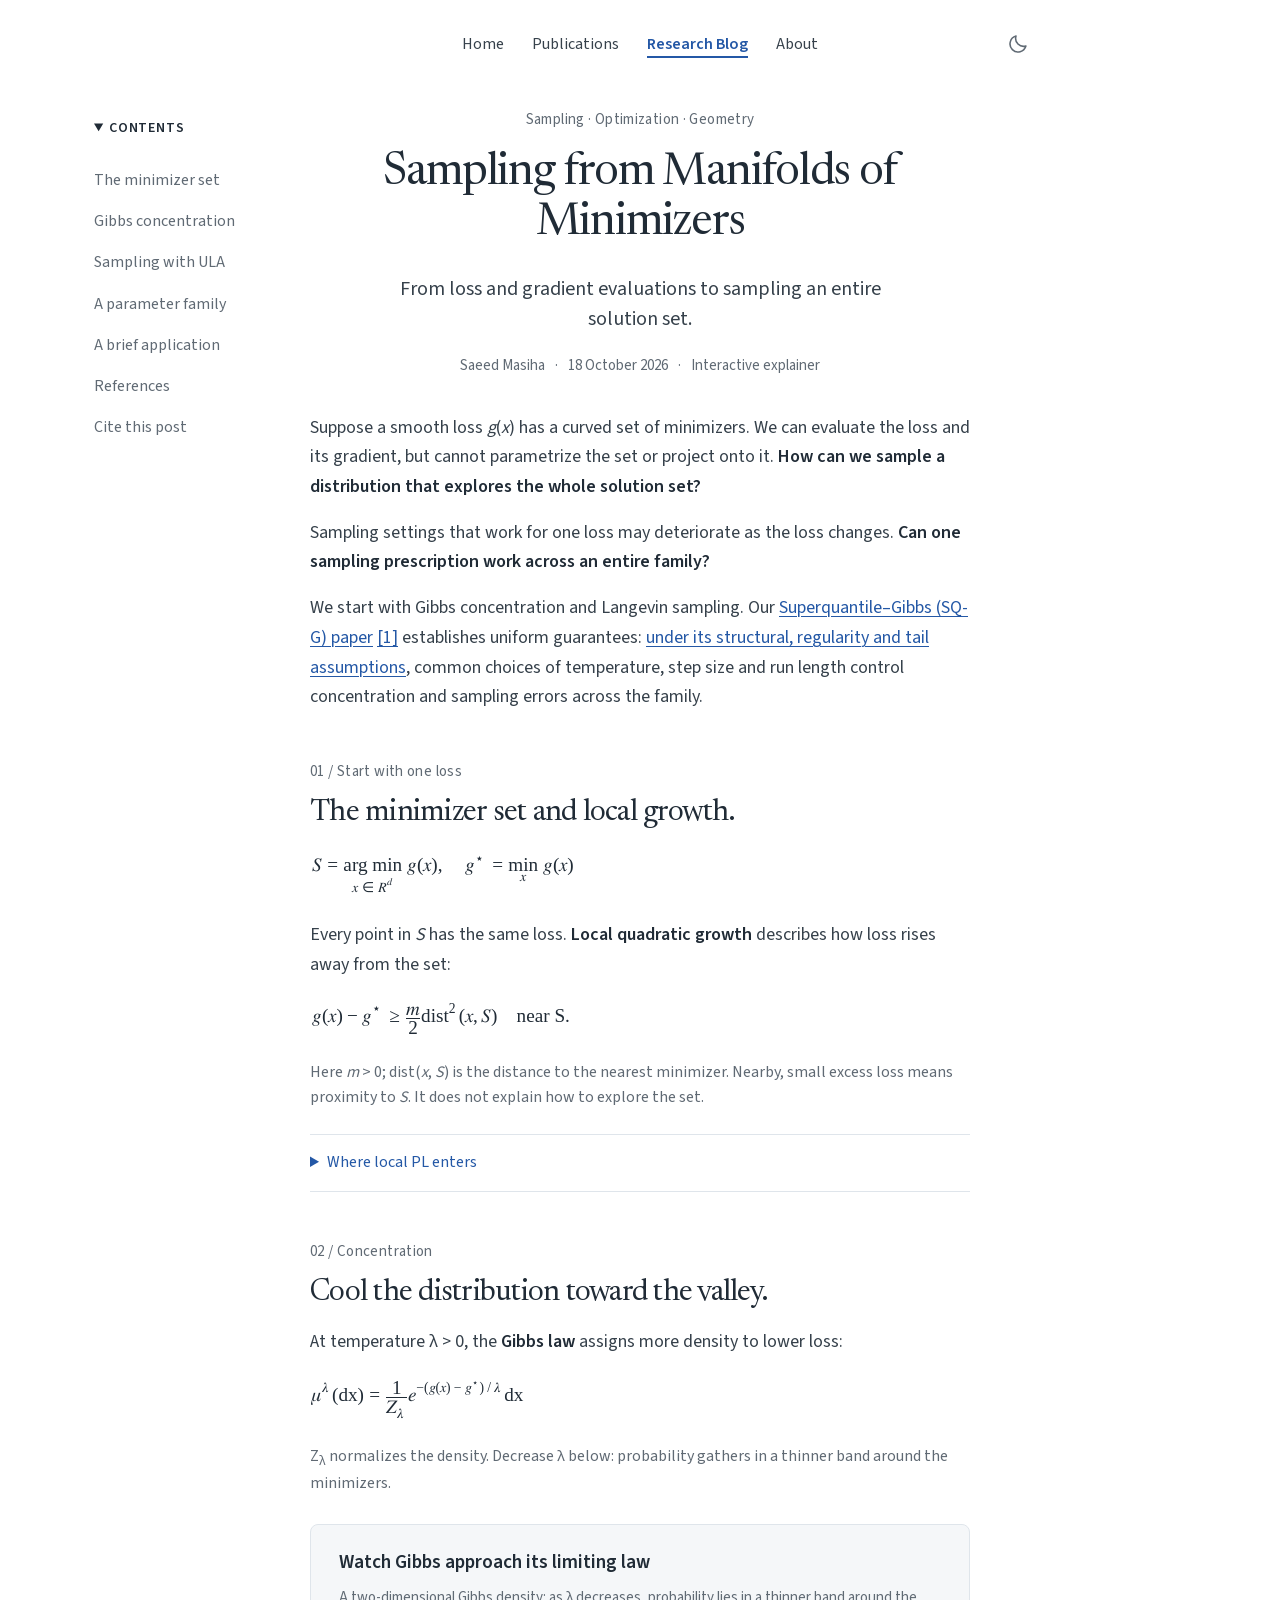
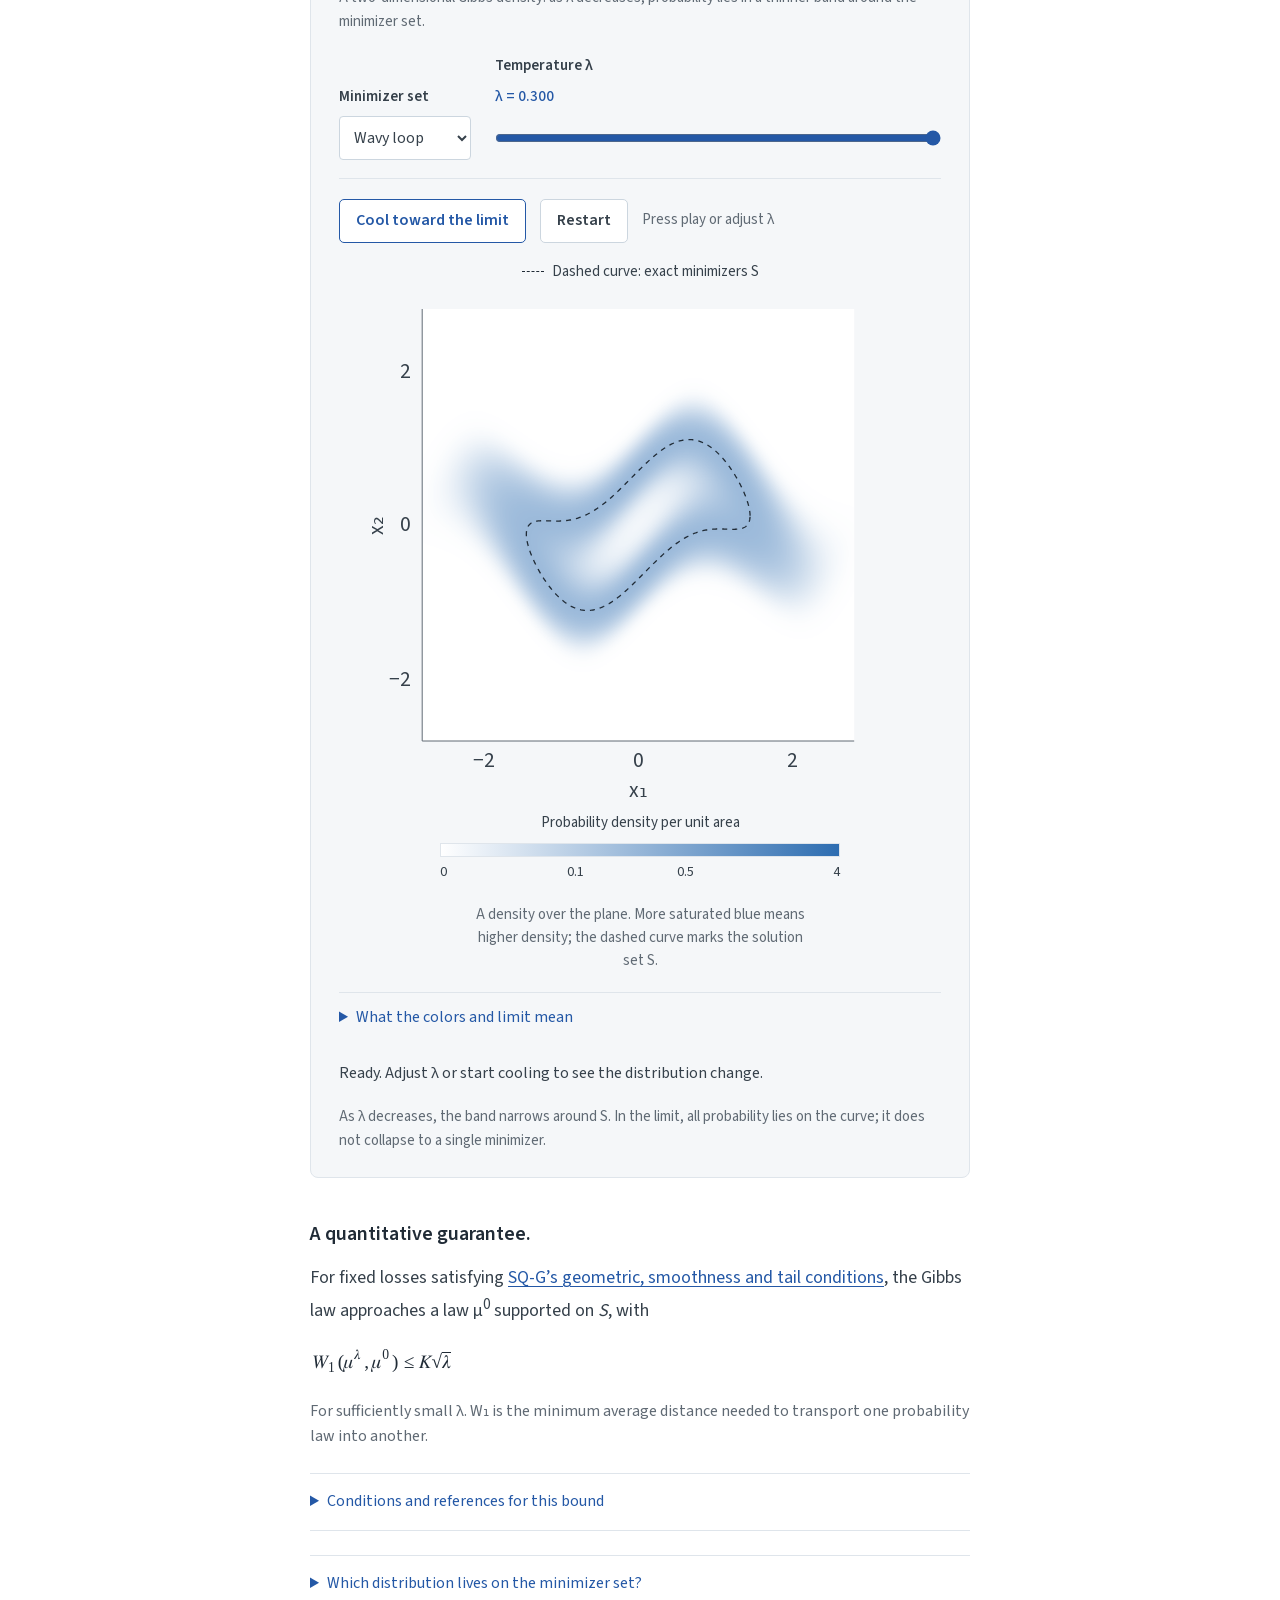
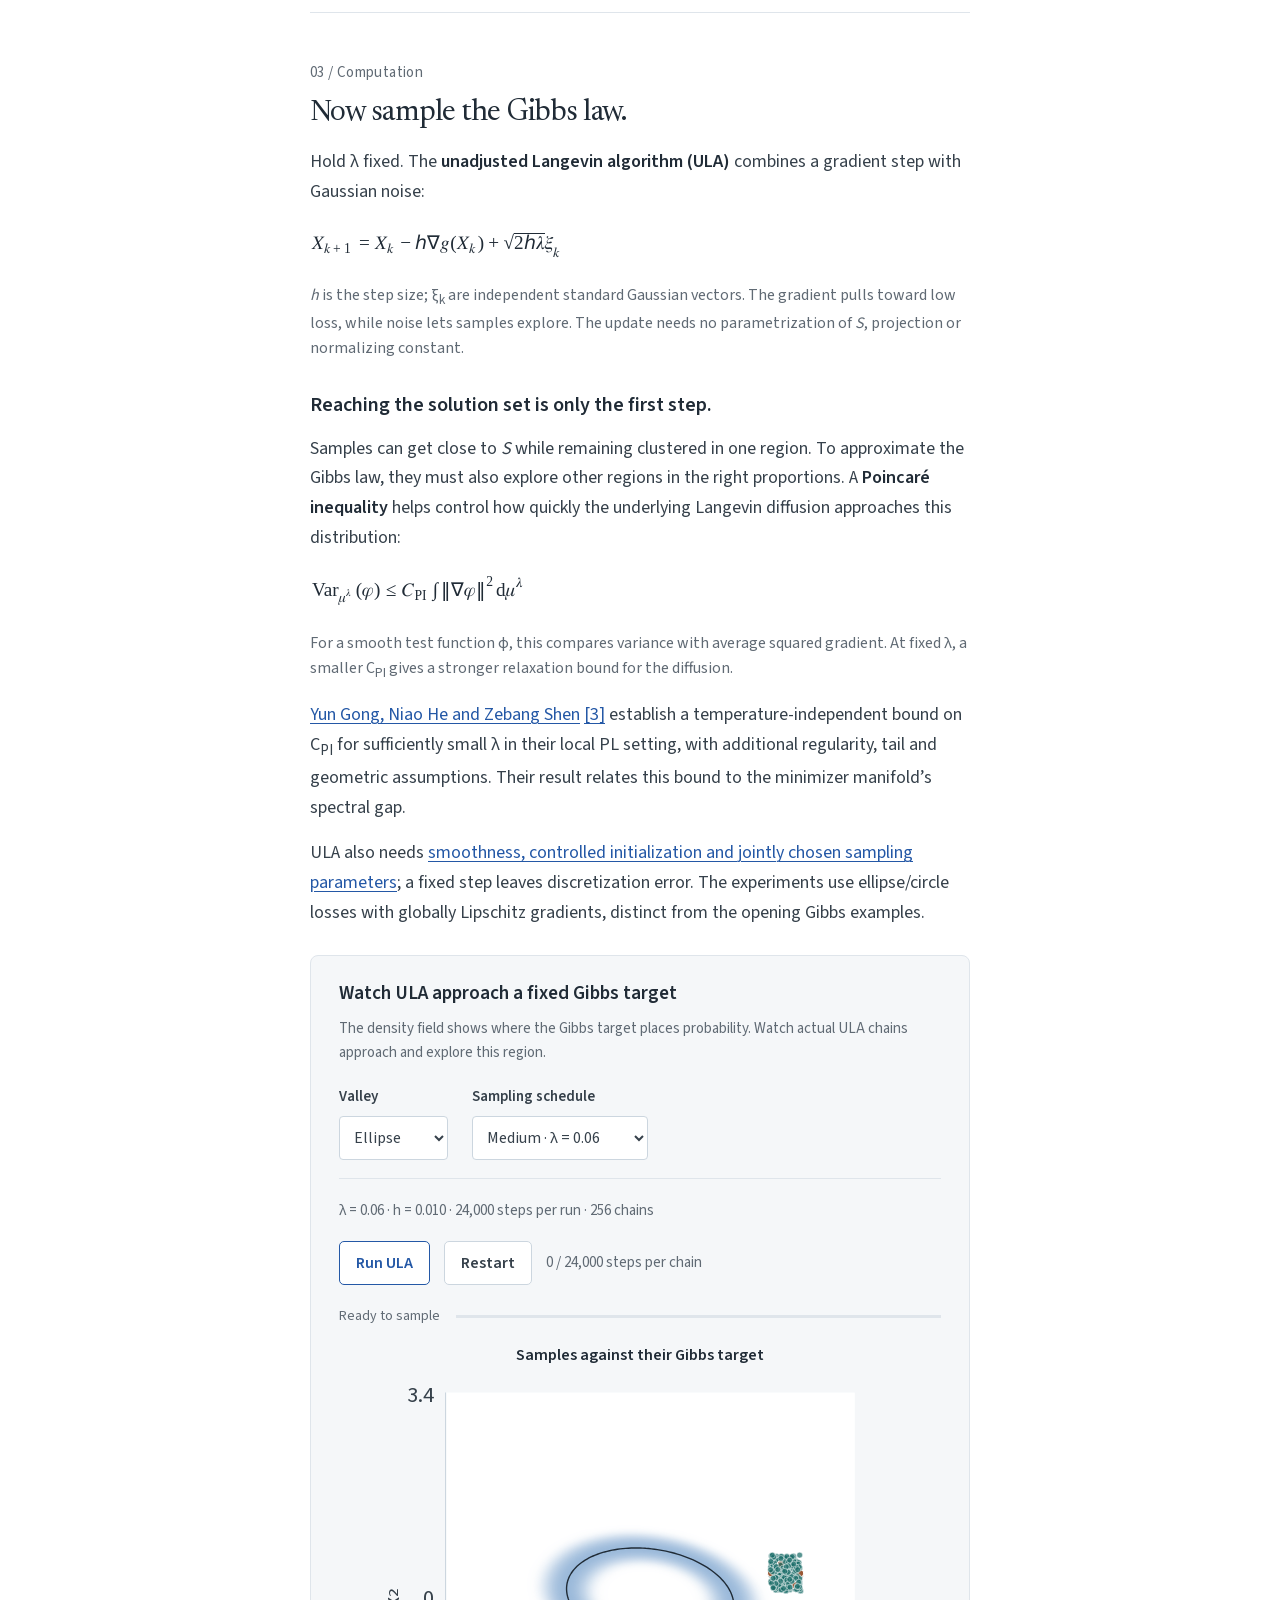
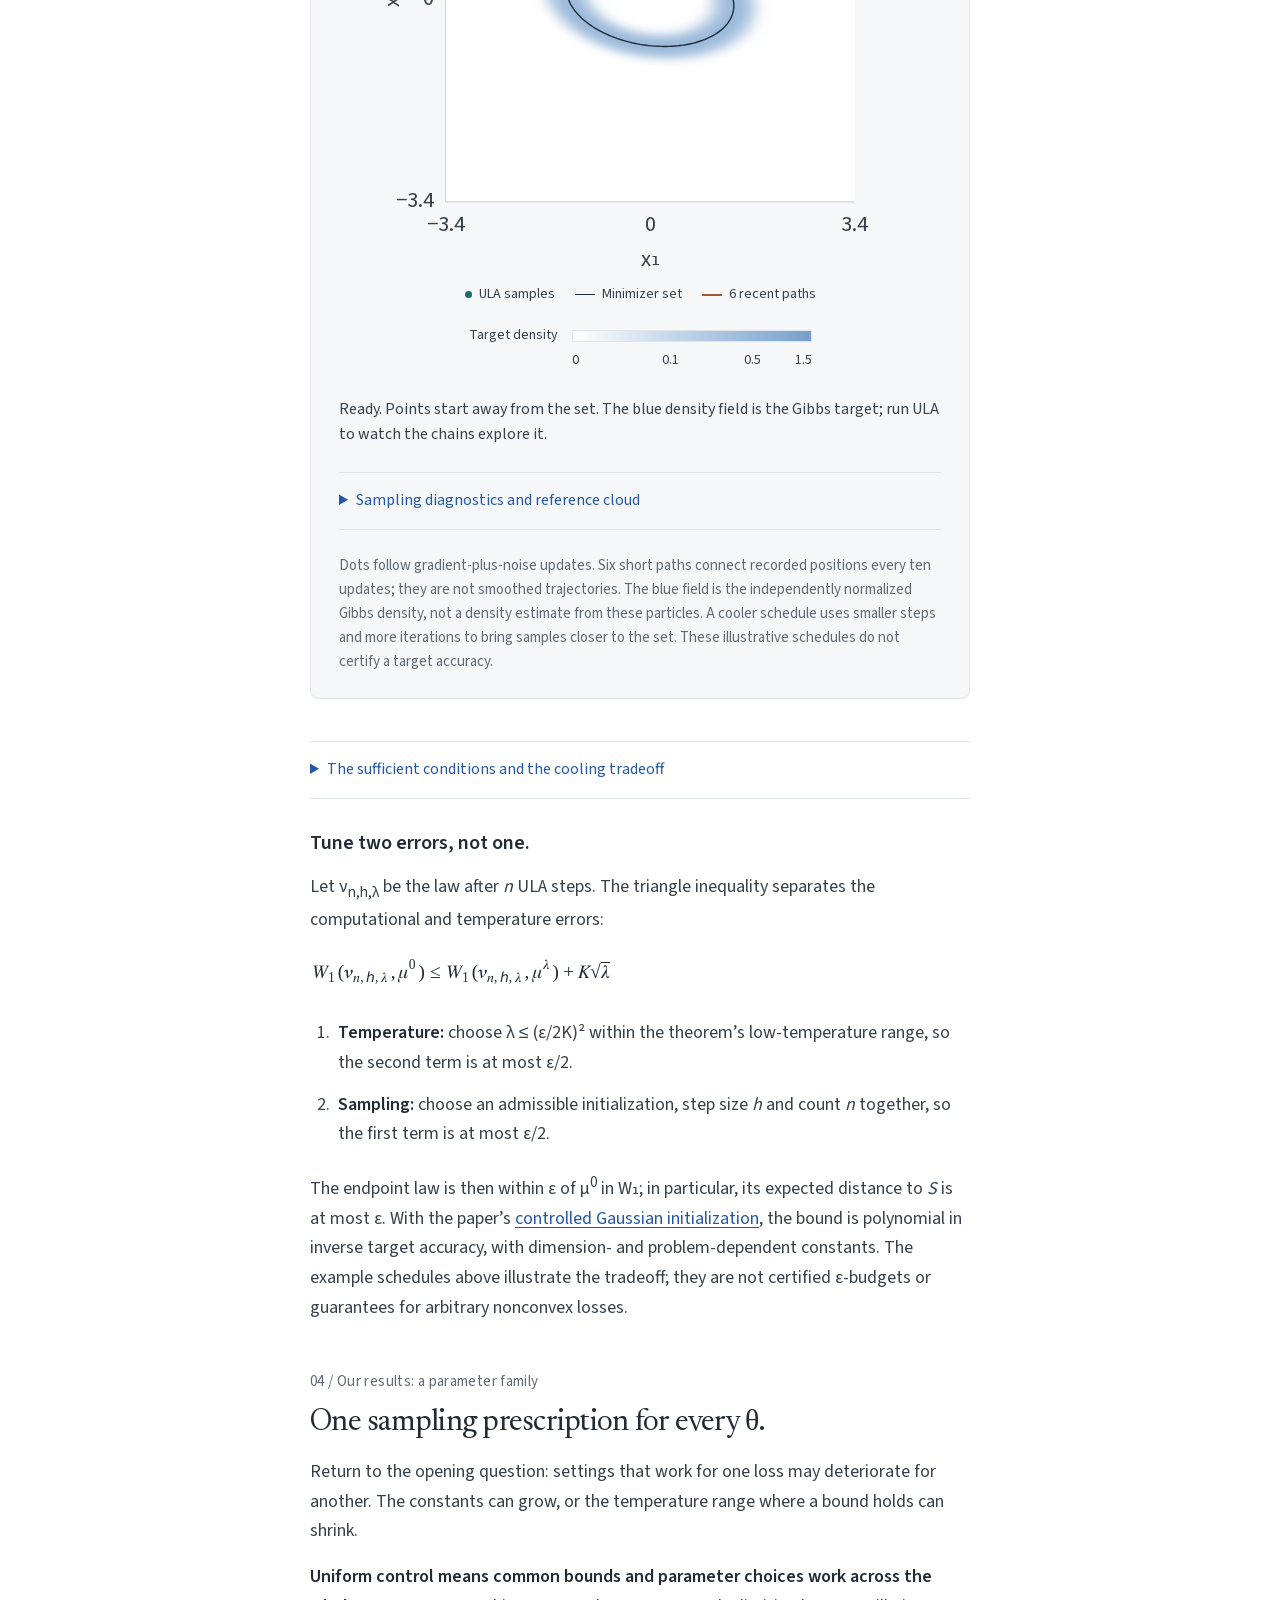
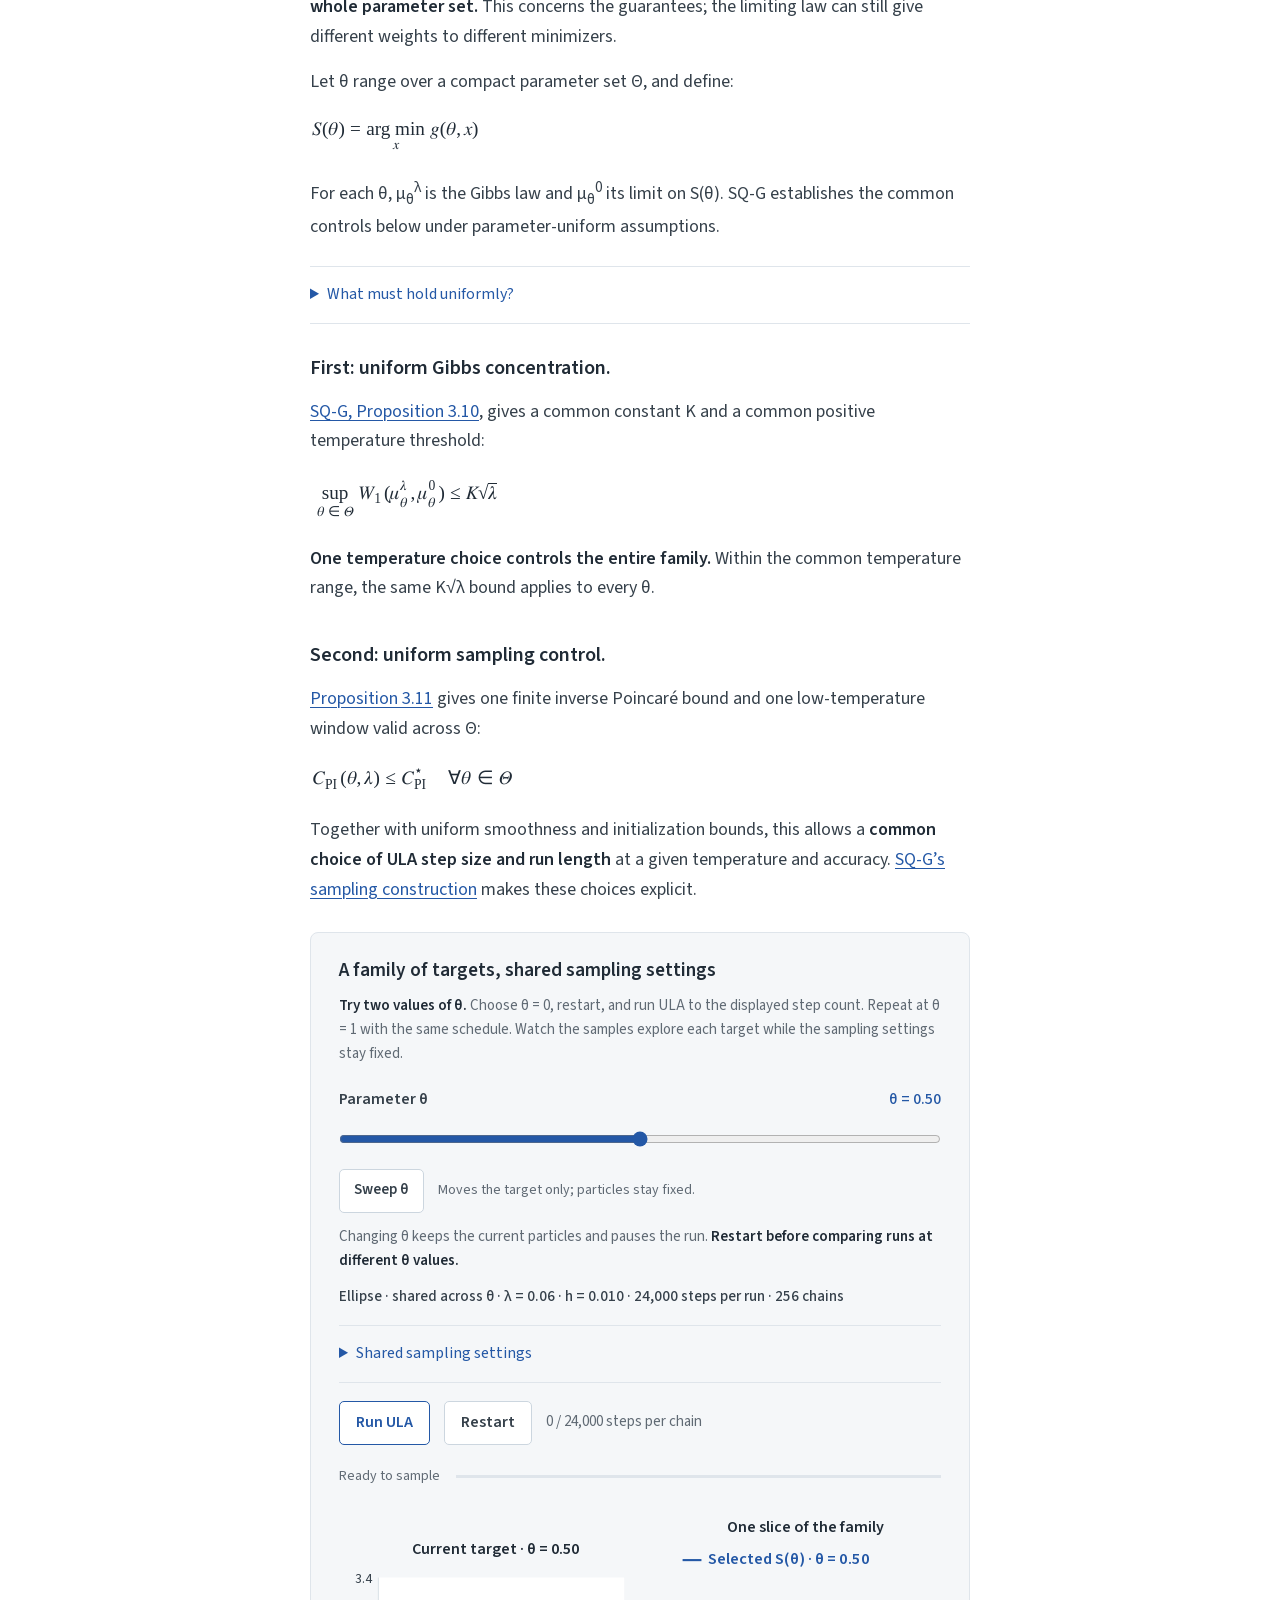
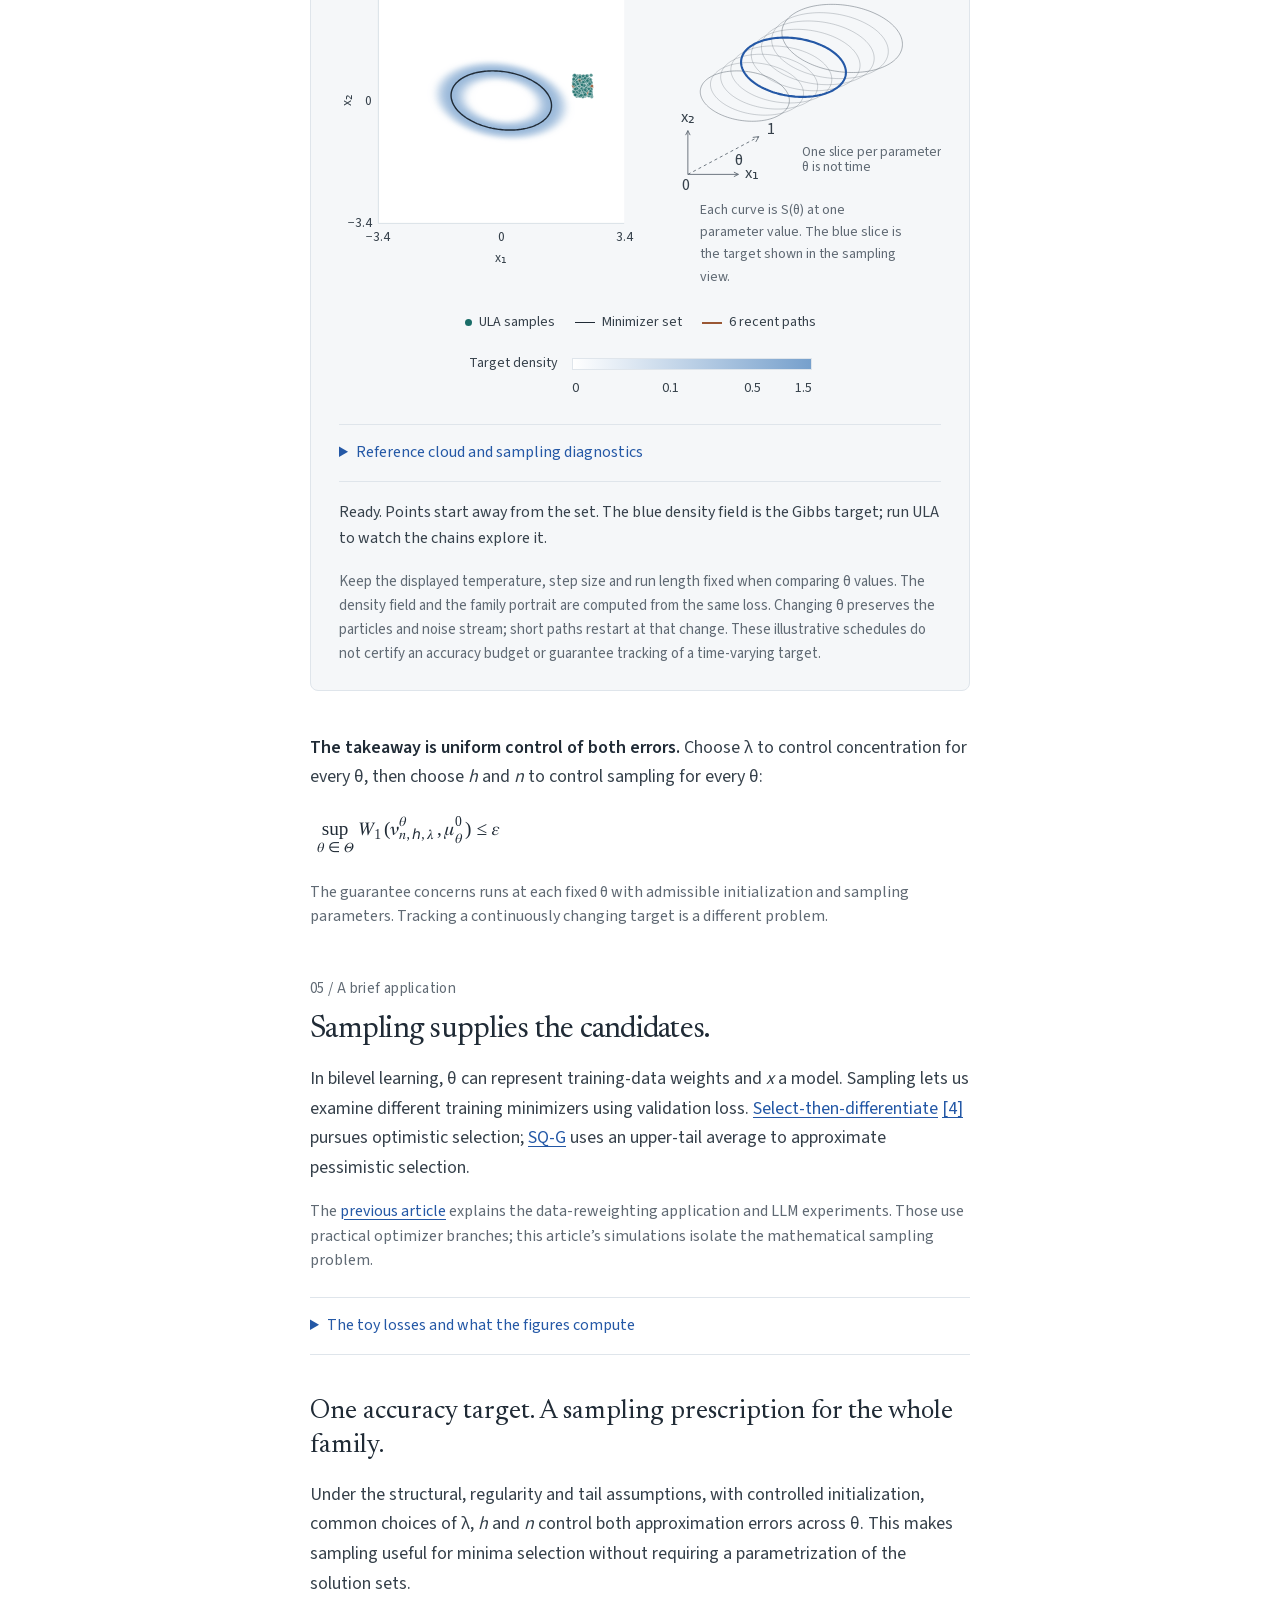
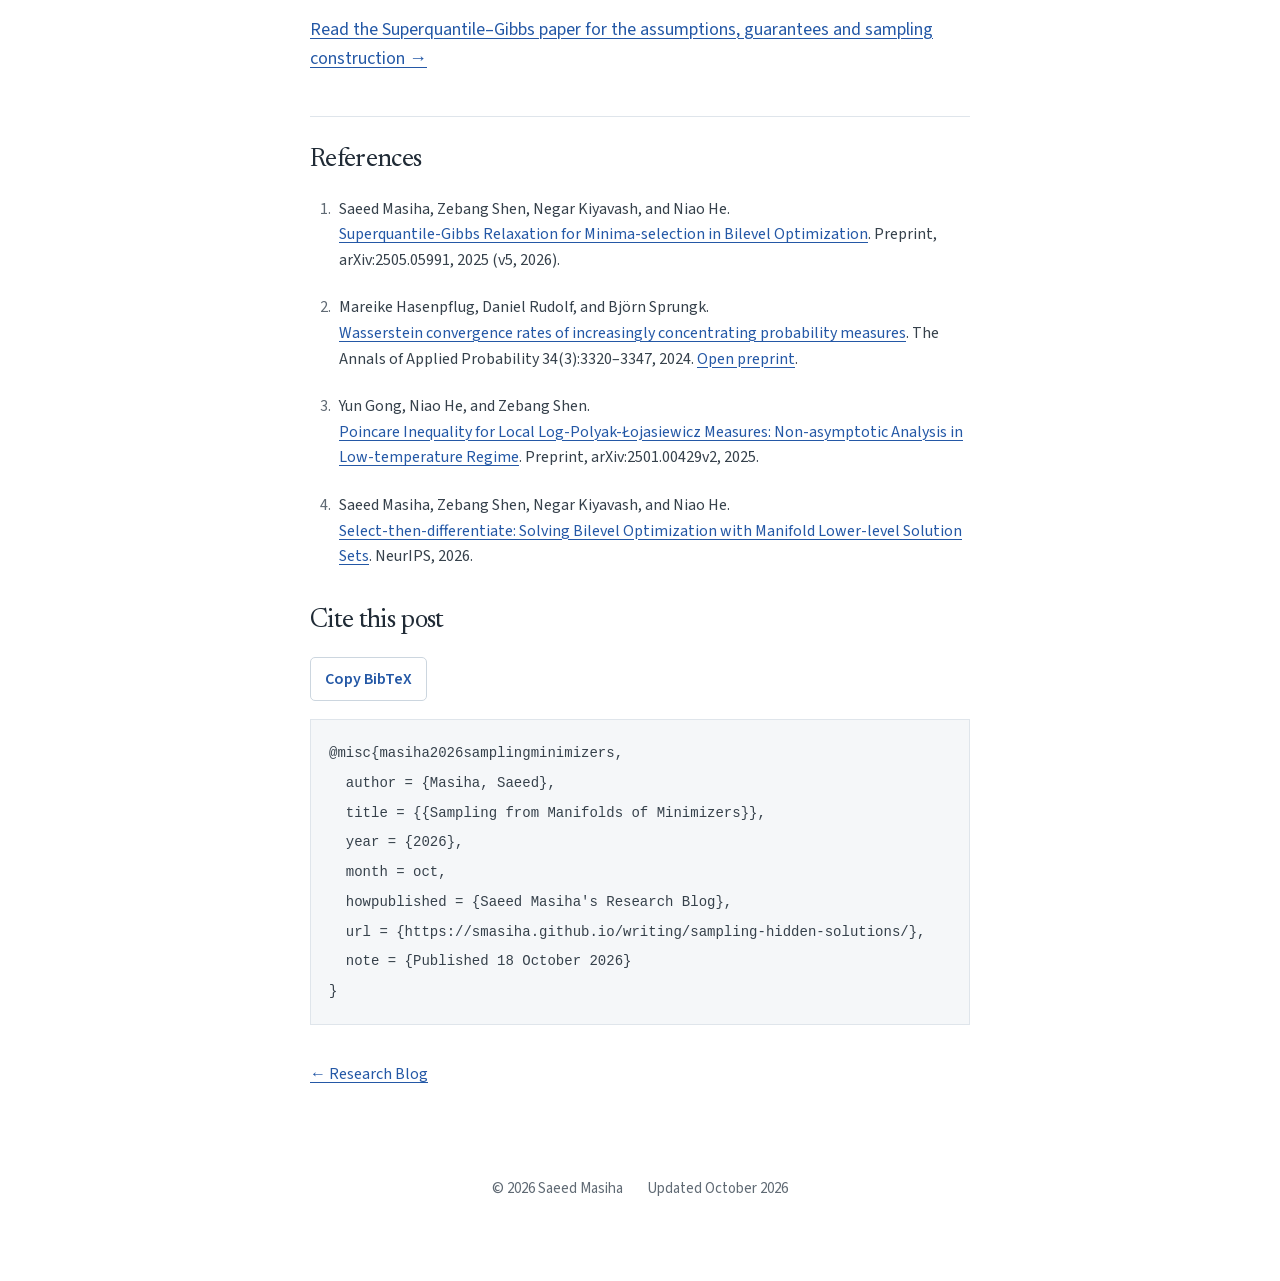
<file: docs/writing/sampling-hidden-solutions/index.html>
<!DOCTYPE html>
<html lang="en">
<head>
  <meta charset="utf-8">
  <meta name="viewport" content="width=device-width, initial-scale=1">
  <meta name="theme-color" content="#ffffff">
  <title>Sampling from Manifolds of Minimizers | Saeed Masiha</title>
  <meta name="description" content="From a fixed minimizer set to a parameter family: Gibbs concentration, ULA sampling, Poincaré inequalities, and uniform guarantees in SQ-G.">
  <meta name="author" content="Saeed Masiha">
  <link rel="canonical" href="https://smasiha.github.io/writing/sampling-hidden-solutions/">
  <meta property="og:type" content="article">
  <meta property="og:site_name" content="Saeed Masiha">
  <meta property="og:title" content="Sampling from Manifolds of Minimizers">
  <meta property="og:description" content="From a fixed minimizer set to a parameter family: Gibbs concentration, ULA sampling, Poincaré inequalities, and uniform guarantees in SQ-G.">
  <meta property="og:url" content="https://smasiha.github.io/writing/sampling-hidden-solutions/">
  <link rel="icon" href="../../assets/images/favicon.svg" type="image/svg+xml">
  <script src="../../assets/js/theme.js?v=20261016-visual-blog"></script>
  <script defer src="../../assets/js/back-to-top.js?v=20261019-top"></script>
  <script defer src="../../assets/js/article-resources.js?v=20261020-sticky-copy"></script>
  <link rel="stylesheet" href="../../assets/css/site.css?v=20261019-top">
  <link rel="stylesheet" href="../../assets/css/research-story.css?v=20261020-sticky-copy">
  <link rel="stylesheet" href="../../assets/css/sampling-story.css?v=20261019-remove-step">
  <link rel="stylesheet" href="../../assets/css/sampling-experiments.css?v=20261020-column">
  <script type="module" src="../../assets/js/sampling-story.js?v=20261019-no-rate"></script>
</head>
<body id="top" data-page="research-post">
  <a class="skip-link" href="#main">Skip to content</a>
  <header class="site-header">
    <div class="header-inner">
      <nav class="main-nav" aria-label="Main navigation">
        <a href="../../index.html">Home</a>
        <a href="../../papers/index.html">Publications</a>
        <a aria-current="location" href="../index.html">Research Blog</a>
        <a href="../../about/index.html">About</a>
      </nav>
      <button class="theme-toggle" type="button" aria-label="Switch to dark mode" title="Switch to dark mode" hidden>
        <svg class="theme-icon-moon" width="22" height="22" aria-hidden="true" focusable="false"><use href="../../assets/images/contact-icons.svg#moon"></use></svg>
        <svg class="theme-icon-sun" width="22" height="22" aria-hidden="true" focusable="false"><use href="../../assets/images/contact-icons.svg#sun"></use></svg>
      </button>
    </div>
  </header>
  <div class="site-layout">
    <main id="main" tabindex="-1">

      <article class="sampling-article">
        <header class="story-copy story-header">
          <p class="post-kicker">Sampling · Optimization · Geometry</p>
          <h1>Sampling from Manifolds of Minimizers</h1>
          <p class="story-deck">From loss and gradient evaluations to sampling an entire solution set.</p>
          <div class="story-byline"><span>Saeed Masiha</span><span aria-hidden="true">·</span><time datetime="2026-10-18">18 October 2026</time><span aria-hidden="true">·</span><span>Interactive explainer</span></div>
        </header>
        <div class="post-contents">
          <nav aria-label="Contents">
            <details data-post-contents open>
              <summary>Contents<span class="contents-current" data-contents-current></span></summary>
              <ol>
                  <li><a href="#hidden-set">The minimizer set</a></li>
                  <li><a href="#gibbs-limit">Gibbs concentration</a></li>
                  <li><a href="#fixed-set-convergence">Sampling with ULA</a></li>
                  <li><a href="#moving-family">A parameter family</a></li>
                  <li><a href="#two-routes">A brief application</a></li>
                  <li><a href="#references">References</a></li>
                  <li><a href="#cite-this-post">Cite this post</a></li>
              </ol>
            </details>
          </nav>
        </div>
        <div class="story-copy story-opening">
          <p>Suppose a smooth loss <i>g</i>(<i>x</i>) has a curved set of minimizers. We can evaluate the loss and its gradient, but cannot parametrize the set or project onto it. <strong>How can we sample a distribution that explores the whole solution set?</strong></p>
          <p>Sampling settings that work for one loss may deteriorate as the loss changes. <strong>Can one sampling prescription work across an entire family?</strong></p>
          <p>We start with Gibbs concentration and Langevin sampling. Our <a href="https://arxiv.org/abs/2505.05991">Superquantile–Gibbs (SQ-G) paper</a> <a class="reference-link" href="#ref-sqg" aria-label="Reference 1: Superquantile-Gibbs">[1]</a> establishes uniform guarantees: <a href="#uniform-assumptions">under its structural, regularity and tail assumptions</a>, common choices of temperature, step size and run length control concentration and sampling errors across the family.</p>
        </div>

        <section class="story-section story-copy" aria-labelledby="hidden-set">
          <p class="scene-number" aria-hidden="true">01 / Start with one loss</p>
          <h2 id="hidden-set">The minimizer set and local growth.</h2>
          <div class="formula-equation" role="region" tabindex="0" aria-label="S is the set of minimizers of g; g star is the minimum value"><math xmlns="http://www.w3.org/1998/Math/MathML" display="block" aria-label="S is the set of minimizers of g; g star is the minimum value"><mi>S</mi><mo>=</mo><munder><mi mathvariant="normal">arg min</mi><mrow><mi>x</mi><mo>∈</mo><msup><mi mathvariant="double-struck">R</mi><mi>d</mi></msup></mrow></munder><mspace width="0.25em"></mspace><mi>g</mi><mo stretchy="false">(</mo><mi>x</mi><mo stretchy="false">)</mo><mo>,</mo><mspace width="1em"></mspace><msup><mi>g</mi><mo>⋆</mo></msup><mo>=</mo><munder><mi mathvariant="normal">min</mi><mi>x</mi></munder><mspace width="0.25em"></mspace><mi>g</mi><mo stretchy="false">(</mo><mi>x</mi><mo stretchy="false">)</mo></math></div>
          <p>Every point in <i>S</i> has the same loss. <strong>Local quadratic growth</strong> describes how loss rises away from the set:</p>
          <div class="formula-equation" role="region" tabindex="0" aria-label="Near S, g of x minus g star is at least m over two times squared distance to S"><math xmlns="http://www.w3.org/1998/Math/MathML" display="block" aria-label="Near S, g of x minus g star is at least m over two times squared distance to S"><mi>g</mi><mo stretchy="false">(</mo><mi>x</mi><mo stretchy="false">)</mo><mo>−</mo><msup><mi>g</mi><mo>⋆</mo></msup><mo>≥</mo><mfrac><mi>m</mi><mn>2</mn></mfrac><msup><mi mathvariant="normal">dist</mi><mn>2</mn></msup><mo stretchy="false">(</mo><mi>x</mi><mo>,</mo><mi>S</mi><mo stretchy="false">)</mo><mspace width="1em"></mspace><mtext>near S.</mtext></math></div>
          <p class="sampling-small">Here <i>m</i> &gt; 0; dist(<i>x</i>, <i>S</i>) is the distance to the nearest minimizer. Nearby, small excess loss means proximity to <i>S</i>. It does not explain how to explore the set.</p>
          <details class="sampling-detail"><summary>Where local PL enters</summary>
            <p>The local Polyak–Łojasiewicz (PL) condition relates the gradient to excess loss:</p>
            <div class="formula-equation" role="region" tabindex="0" aria-label="Near S, one half times squared gradient norm is at least alpha times g minus its minimum"><math xmlns="http://www.w3.org/1998/Math/MathML" display="block" aria-label="Near S, one half times squared gradient norm is at least alpha times g minus its minimum"><mfrac><mn>1</mn><mn>2</mn></mfrac><msup><mrow><mo>‖</mo><mo>∇</mo><mi>g</mi><mo stretchy="false">(</mo><mi>x</mi><mo stretchy="false">)</mo><mo>‖</mo></mrow><mn>2</mn></msup><mo>≥</mo><mi>α</mi><mo stretchy="false">(</mo><mi>g</mi><mo stretchy="false">(</mo><mi>x</mi><mo stretchy="false">)</mo><mo>−</mo><msup><mi>g</mi><mo>⋆</mo></msup><mo stretchy="false">)</mo></math></div>
            <p>For α &gt; 0 near <i>S</i>, local PL prevents the gradient from being too small relative to excess loss. Together with the paper’s <a href="https://arxiv.org/html/2505.05991v5#S2.Thmthm6">smoothness, tail and global structural assumptions</a>, it yields a compact, connected C<sup>2</sup> minimizer manifold with positive-definite loss Hessian in normal directions.</p>
            <p>This geometry supports a <strong>Gibbs limit</strong> and concentration near <i>S</i>, alongside <strong>low-temperature Poincaré control</strong> for Langevin mixing. ULA additionally needs the step-size and initialization conditions discussed below.</p>
          </details>

        </section>

        <section class="story-section" aria-labelledby="gibbs-limit">
          <div class="story-copy">
            <p class="scene-number" aria-hidden="true">02 / Concentration</p>
            <h2 id="gibbs-limit">Cool the distribution toward the valley.</h2>
            <p>At temperature λ &gt; 0, the <strong>Gibbs law</strong> assigns more density to lower loss:</p>
            <div class="formula-equation" role="region" tabindex="0" aria-label="Gibbs density is the exponential of minus g minus its minimum over lambda, divided by Z lambda"><math xmlns="http://www.w3.org/1998/Math/MathML" display="block" aria-label="Gibbs density is the exponential of minus g minus its minimum over lambda, divided by Z lambda"><msup><mi>μ</mi><mi>λ</mi></msup><mo stretchy="false">(</mo><mi mathvariant="normal">dx</mi><mo stretchy="false">)</mo><mo>=</mo><mfrac><mn>1</mn><msub><mi>Z</mi><mi>λ</mi></msub></mfrac><msup><mi>e</mi><mrow><mo>−</mo><mo stretchy="false">(</mo><mi>g</mi><mo stretchy="false">(</mo><mi>x</mi><mo stretchy="false">)</mo><mo>−</mo><msup><mi>g</mi><mo>⋆</mo></msup><mo stretchy="false">)</mo><mo>/</mo><mi>λ</mi></mrow></msup><mi mathvariant="normal">dx</mi></math></div>
            <p class="sampling-small">Z<sub>λ</sub> normalizes the density. Decrease λ below: probability gathers in a thinner band around the minimizers.</p>

          </div>
          <!-- fixed-gibbs-experiment:start -->
<!-- fixed-gibbs-density:start -->
<figure id="fixed-gibbs-experiment" class="sampling-experiment gibbs-density-figure" data-gibbs-density aria-labelledby="fixed-gibbs-experiment-title">
  <h3 id="fixed-gibbs-experiment-title">Watch Gibbs approach its limiting law</h3>
  <p class="experiment-note">A two-dimensional Gibbs density: as λ decreases, probability lies in a thinner band around the minimizer set.</p>
  <div class="experiment-settings" data-experiment-controls hidden>
    <label>Minimizer set<select data-example><option value="wavy" selected>Wavy loop</option><option value="bent">Bent loop</option></select></label>
    <label class="experiment-range" for="fixed-gibbs-temperature">Temperature λ
      <output for="fixed-gibbs-temperature" data-temperature-value>λ = 0.300</output>
      <input id="fixed-gibbs-temperature" data-temperature type="range" min="0" max="0.3" step="0.001" value="0.3">
    </label>
  </div>
  <div class="experiment-actions" data-experiment-controls hidden>
    <button type="button" data-run>Cool toward the limit</button>
    <button type="button" data-reset>Restart</button>
    <span data-progress>λ = 0.300</span>
  </div>
  <p class="density-chart-key"><span class="density-solution-key" aria-hidden="true"></span><span data-density-key>Dashed curve: exact minimizers S</span></p>
  <svg class="density-chart" viewBox="0 0 600 570" role="img" aria-labelledby="fixed-gibbs-density-title fixed-gibbs-density-desc">
    <title id="fixed-gibbs-density-title">Two-dimensional Gibbs density at λ = 0.300</title>
    <desc id="fixed-gibbs-density-desc" data-density-desc>The normalized Gibbs density is spread around a smooth wavy loop of minimizers, shown by a dashed curve. More saturated blue means higher probability density. The axes are x₁ and x₂, both from −2.8 to 2.8. Decreasing the temperature narrows the band of probability around the same curve.</desc>
    <rect class="density-plot-background" x="58" y="20" width="480" height="480"/>
    <image data-density-image href="../../assets/images/gibbs-density-warm.png" x="58" y="20" width="480" height="480" preserveAspectRatio="none"/>
    <polyline class="density-solution" data-density-solution points="422.286,249.746 422.275,248.951 422.243,248.134 422.190,247.298 422.115,246.441 422.020,245.564 421.903,244.667 421.764,243.751 421.605,242.815 421.424,241.860 421.222,240.886 421.000,239.893 420.756,238.882 420.491,237.852 420.205,236.804 419.898,235.739 419.570,234.657 419.221,233.558 418.852,232.442 418.462,231.310 418.051,230.162 417.619,228.999 417.168,227.821 416.695,226.628 416.203,225.422 415.690,224.202 415.157,222.970 414.604,221.725 414.031,220.468 413.438,219.201 412.825,217.923 412.193,216.635 411.541,215.339 410.869,214.034 410.178,212.722 409.468,211.404 408.739,210.080 407.991,208.751 407.224,207.419 406.439,206.084 405.635,204.747 404.812,203.409 403.971,202.072 403.112,200.737 402.235,199.404 401.340,198.075 400.427,196.752 399.497,195.435 398.549,194.125 397.584,192.826 396.602,191.536 395.604,190.259 394.588,188.995 393.556,187.747 392.508,186.514 391.443,185.300 390.362,184.106 389.266,182.932 388.154,181.782 387.026,180.656 385.883,179.556 384.725,178.484 383.553,177.441 382.365,176.429 381.163,175.450 379.947,174.505 378.717,173.596 377.473,172.724 376.216,171.892 374.945,171.100 373.660,170.351 372.363,169.645 371.053,168.985 369.731,168.371 368.396,167.806 367.049,167.290 365.691,166.824 364.321,166.411 362.939,166.051 361.546,165.744 360.143,165.494 358.729,165.299 357.304,165.161 355.869,165.081 354.425,165.060 352.970,165.098 351.506,165.195 350.033,165.352 348.552,165.569 347.061,165.846 345.562,166.184 344.055,166.583 342.540,167.041 341.017,167.559 339.487,168.137 337.950,168.773 336.406,169.468 334.856,170.221 333.299,171.030 331.736,171.894 330.168,172.813 328.593,173.786 327.014,174.810 325.430,175.885 323.840,177.008 322.247,178.179 320.649,179.395 319.048,180.655 317.443,181.956 315.834,183.297 314.223,184.675 312.608,186.089 310.991,187.535 309.372,189.012 307.751,190.518 306.129,192.048 304.505,193.603 302.879,195.177 301.253,196.770 299.627,198.379 298.000,200.000 296.373,201.632 294.747,203.271 293.121,204.915 291.495,206.562 289.871,208.208 288.249,209.852 286.628,211.491 285.009,213.122 283.392,214.743 281.777,216.351 280.166,217.945 278.557,219.521 276.952,221.078 275.351,222.614 273.753,224.127 272.160,225.614 270.570,227.074 268.986,228.506 267.407,229.907 265.832,231.276 264.264,232.611 262.701,233.912 261.144,235.177 259.594,236.405 258.050,237.595 256.513,238.746 254.983,239.858 253.460,240.929 251.945,241.960 250.438,242.950 248.939,243.899 247.448,244.806 245.967,245.671 244.494,246.495 243.030,247.278 241.575,248.019 240.131,248.720 238.696,249.381 237.271,250.002 235.857,250.583 234.454,251.127 233.061,251.633 231.679,252.102 230.309,252.535 228.951,252.934 227.604,253.299 226.269,253.632 224.947,253.933 223.637,254.204 222.340,254.447 221.055,254.662 219.784,254.851 218.527,255.015 217.283,255.156 216.053,255.275 214.837,255.373 213.635,255.453 212.447,255.514 211.275,255.560 210.117,255.591 208.974,255.609 207.846,255.616 206.734,255.612 205.638,255.599 204.557,255.578 203.492,255.552 202.444,255.521 201.412,255.486 200.396,255.450 199.398,255.412 198.416,255.376 197.451,255.340 196.503,255.308 195.573,255.280 194.660,255.256 193.765,255.239 192.888,255.230 192.029,255.228 191.188,255.236 190.365,255.253 189.561,255.282 188.776,255.322 188.009,255.375 187.261,255.441 186.532,255.521 185.822,255.616 185.131,255.727 184.459,255.853 183.807,255.996 183.175,256.155 182.562,256.332 181.969,256.528 181.396,256.741 180.843,256.974 180.310,257.225 179.797,257.496 179.305,257.787 178.832,258.097 178.381,258.428 177.949,258.780 177.538,259.152 177.148,259.545 176.779,259.959 176.430,260.394 176.102,260.850 175.795,261.327 175.509,261.826 175.244,262.346 175.000,262.888 174.778,263.451 174.576,264.036 174.395,264.642 174.236,265.269 174.097,265.918 173.980,266.588 173.885,267.279 173.810,267.991 173.757,268.724 173.725,269.479 173.714,270.254 173.725,271.049 173.757,271.866 173.810,272.702 173.885,273.559 173.980,274.436 174.097,275.333 174.236,276.249 174.395,277.185 174.576,278.140 174.778,279.114 175.000,280.107 175.244,281.118 175.509,282.148 175.795,283.196 176.102,284.261 176.430,285.343 176.779,286.442 177.148,287.558 177.538,288.690 177.949,289.838 178.381,291.001 178.832,292.179 179.305,293.372 179.797,294.578 180.310,295.798 180.843,297.030 181.396,298.275 181.969,299.532 182.562,300.799 183.175,302.077 183.807,303.365 184.459,304.661 185.131,305.966 185.822,307.278 186.532,308.596 187.261,309.920 188.009,311.249 188.776,312.581 189.561,313.916 190.365,315.253 191.188,316.591 192.029,317.928 192.888,319.263 193.765,320.596 194.660,321.925 195.573,323.248 196.503,324.565 197.451,325.875 198.416,327.174 199.398,328.464 200.396,329.741 201.412,331.005 202.444,332.253 203.492,333.486 204.557,334.700 205.638,335.894 206.734,337.068 207.846,338.218 208.974,339.344 210.117,340.444 211.275,341.516 212.447,342.559 213.635,343.571 214.837,344.550 216.053,345.495 217.283,346.404 218.527,347.276 219.784,348.108 221.055,348.900 222.340,349.649 223.637,350.355 224.947,351.015 226.269,351.629 227.604,352.194 228.951,352.710 230.309,353.176 231.679,353.589 233.061,353.949 234.454,354.256 235.857,354.506 237.271,354.701 238.696,354.839 240.131,354.919 241.575,354.940 243.030,354.902 244.494,354.805 245.967,354.648 247.448,354.431 248.939,354.154 250.438,353.816 251.945,353.417 253.460,352.959 254.983,352.441 256.513,351.863 258.050,351.227 259.594,350.532 261.144,349.779 262.701,348.970 264.264,348.106 265.832,347.187 267.407,346.214 268.986,345.190 270.570,344.115 272.160,342.992 273.753,341.821 275.351,340.605 276.952,339.345 278.557,338.044 280.166,336.703 281.777,335.325 283.392,333.911 285.009,332.465 286.628,330.988 288.249,329.482 289.871,327.952 291.495,326.397 293.121,324.823 294.747,323.230 296.373,321.621 298.000,320.000 299.627,318.368 301.253,316.729 302.879,315.085 304.505,313.438 306.129,311.792 307.751,310.148 309.372,308.509 310.991,306.878 312.608,305.257 314.223,303.649 315.834,302.055 317.443,300.479 319.048,298.922 320.649,297.386 322.247,295.873 323.840,294.386 325.430,292.926 327.014,291.494 328.593,290.093 330.168,288.724 331.736,287.389 333.299,286.088 334.856,284.823 336.406,283.595 337.950,282.405 339.487,281.254 341.017,280.142 342.540,279.071 344.055,278.040 345.562,277.050 347.061,276.101 348.552,275.194 350.033,274.329 351.506,273.505 352.970,272.722 354.425,271.981 355.869,271.280 357.304,270.619 358.729,269.998 360.143,269.417 361.546,268.873 362.939,268.367 364.321,267.898 365.691,267.465 367.049,267.066 368.396,266.701 369.731,266.368 371.053,266.067 372.363,265.796 373.660,265.553 374.945,265.338 376.216,265.149 377.473,264.985 378.717,264.844 379.947,264.725 381.163,264.627 382.365,264.547 383.553,264.486 384.725,264.440 385.883,264.409 387.026,264.391 388.154,264.384 389.266,264.388 390.362,264.401 391.443,264.422 392.508,264.448 393.556,264.479 394.588,264.514 395.604,264.550 396.602,264.588 397.584,264.624 398.549,264.660 399.497,264.692 400.427,264.720 401.340,264.744 402.235,264.761 403.112,264.770 403.971,264.772 404.812,264.764 405.635,264.747 406.439,264.718 407.224,264.678 407.991,264.625 408.739,264.559 409.468,264.479 410.178,264.384 410.869,264.273 411.541,264.147 412.193,264.004 412.825,263.845 413.438,263.668 414.031,263.472 414.604,263.259 415.157,263.026 415.690,262.775 416.203,262.504 416.695,262.213 417.168,261.903 417.619,261.572 418.051,261.220 418.462,260.848 418.852,260.455 419.221,260.041 419.570,259.606 419.898,259.150 420.205,258.673 420.491,258.174 420.756,257.654 421.000,257.112 421.222,256.549 421.424,255.964 421.605,255.358 421.764,254.731 421.903,254.082 422.020,253.412 422.115,252.721 422.190,252.009 422.243,251.276 422.275,250.521 422.286,249.746"/>
    <g class="density-limit" data-density-limit visibility="hidden"><polyline points="422.286,249.746 422.275,248.951 422.243,248.134 422.190,247.298 422.115,246.441" stroke-opacity="0.734471"/>
<polyline points="422.115,246.441 422.020,245.564 421.903,244.667 421.764,243.751 421.605,242.815" stroke-opacity="0.698278"/>
<polyline points="421.605,242.815 421.424,241.860 421.222,240.886 421.000,239.893 420.756,238.882" stroke-opacity="0.666090"/>
<polyline points="420.756,238.882 420.491,237.852 420.205,236.804 419.898,235.739 419.570,234.657" stroke-opacity="0.637886"/>
<polyline points="419.570,234.657 419.221,233.558 418.852,232.442 418.462,231.310 418.051,230.162" stroke-opacity="0.613415"/>
<polyline points="418.051,230.162 417.619,228.999 417.168,227.821 416.695,226.628 416.203,225.422" stroke-opacity="0.592375"/>
<polyline points="416.203,225.422 415.690,224.202 415.157,222.970 414.604,221.725 414.031,220.468" stroke-opacity="0.574489"/>
<polyline points="414.031,220.468 413.438,219.201 412.825,217.923 412.193,216.635 411.541,215.339" stroke-opacity="0.559534"/>
<polyline points="411.541,215.339 410.869,214.034 410.178,212.722 409.468,211.404 408.739,210.080" stroke-opacity="0.547347"/>
<polyline points="408.739,210.080 407.991,208.751 407.224,207.419 406.439,206.084 405.635,204.747" stroke-opacity="0.537820"/>
<polyline points="405.635,204.747 404.812,203.409 403.971,202.072 403.112,200.737 402.235,199.404" stroke-opacity="0.530893"/>
<polyline points="402.235,199.404 401.340,198.075 400.427,196.752 399.497,195.435 398.549,194.125" stroke-opacity="0.526542"/>
<polyline points="398.549,194.125 397.584,192.826 396.602,191.536 395.604,190.259 394.588,188.995" stroke-opacity="0.524757"/>
<polyline points="394.588,188.995 393.556,187.747 392.508,186.514 391.443,185.300 390.362,184.106" stroke-opacity="0.525514"/>
<polyline points="390.362,184.106 389.266,182.932 388.154,181.782 387.026,180.656 385.883,179.556" stroke-opacity="0.528718"/>
<polyline points="385.883,179.556 384.725,178.484 383.553,177.441 382.365,176.429 381.163,175.450" stroke-opacity="0.534119"/>
<polyline points="381.163,175.450 379.947,174.505 378.717,173.596 377.473,172.724 376.216,171.892" stroke-opacity="0.541180"/>
<polyline points="376.216,171.892 374.945,171.100 373.660,170.351 372.363,169.645 371.053,168.985" stroke-opacity="0.548899"/>
<polyline points="371.053,168.985 369.731,168.371 368.396,167.806 367.049,167.290 365.691,166.824" stroke-opacity="0.555675"/>
<polyline points="365.691,166.824 364.321,166.411 362.939,166.051 361.546,165.744 360.143,165.494" stroke-opacity="0.559393"/>
<polyline points="360.143,165.494 358.729,165.299 357.304,165.161 355.869,165.081 354.425,165.060" stroke-opacity="0.557980"/>
<polyline points="354.425,165.060 352.970,165.098 351.506,165.195 350.033,165.352 348.552,165.569" stroke-opacity="0.550355"/>
<polyline points="348.552,165.569 347.061,165.846 345.562,166.184 344.055,166.583 342.540,167.041" stroke-opacity="0.537112"/>
<polyline points="342.540,167.041 341.017,167.559 339.487,168.137 337.950,168.773 336.406,169.468" stroke-opacity="0.520247"/>
<polyline points="336.406,169.468 334.856,170.221 333.299,171.030 331.736,171.894 330.168,172.813" stroke-opacity="0.502178"/>
<polyline points="330.168,172.813 328.593,173.786 327.014,174.810 325.430,175.885 323.840,177.008" stroke-opacity="0.484916"/>
<polyline points="323.840,177.008 322.247,178.179 320.649,179.395 319.048,180.655 317.443,181.956" stroke-opacity="0.469770"/>
<polyline points="317.443,181.956 315.834,183.297 314.223,184.675 312.608,186.089 310.991,187.535" stroke-opacity="0.457448"/>
<polyline points="310.991,187.535 309.372,189.012 307.751,190.518 306.129,192.048 304.505,193.603" stroke-opacity="0.448258"/>
<polyline points="304.505,193.603 302.879,195.177 301.253,196.770 299.627,198.379 298.000,200.000" stroke-opacity="0.442281"/>
<polyline points="298.000,200.000 296.373,201.632 294.747,203.271 293.121,204.915 291.495,206.562" stroke-opacity="0.439494"/>
<polyline points="291.495,206.562 289.871,208.208 288.249,209.852 286.628,211.491 285.009,213.122" stroke-opacity="0.439827"/>
<polyline points="285.009,213.122 283.392,214.743 281.777,216.351 280.166,217.945 278.557,219.521" stroke-opacity="0.443190"/>
<polyline points="278.557,219.521 276.952,221.078 275.351,222.614 273.753,224.127 272.160,225.614" stroke-opacity="0.449471"/>
<polyline points="272.160,225.614 270.570,227.074 268.986,228.506 267.407,229.907 265.832,231.276" stroke-opacity="0.458523"/>
<polyline points="265.832,231.276 264.264,232.611 262.701,233.912 261.144,235.177 259.594,236.405" stroke-opacity="0.470133"/>
<polyline points="259.594,236.405 258.050,237.595 256.513,238.746 254.983,239.858 253.460,240.929" stroke-opacity="0.483982"/>
<polyline points="253.460,240.929 251.945,241.960 250.438,242.950 248.939,243.899 247.448,244.806" stroke-opacity="0.499618"/>
<polyline points="247.448,244.806 245.967,245.671 244.494,246.495 243.030,247.278 241.575,248.019" stroke-opacity="0.516452"/>
<polyline points="241.575,248.019 240.131,248.720 238.696,249.381 237.271,250.002 235.857,250.583" stroke-opacity="0.533805"/>
<polyline points="235.857,250.583 234.454,251.127 233.061,251.633 231.679,252.102 230.309,252.535" stroke-opacity="0.551029"/>
<polyline points="230.309,252.535 228.951,252.934 227.604,253.299 226.269,253.632 224.947,253.933" stroke-opacity="0.567667"/>
<polyline points="224.947,253.933 223.637,254.204 222.340,254.447 221.055,254.662 219.784,254.851" stroke-opacity="0.583595"/>
<polyline points="219.784,254.851 218.527,255.015 217.283,255.156 216.053,255.275 214.837,255.373" stroke-opacity="0.599084"/>
<polyline points="214.837,255.373 213.635,255.453 212.447,255.514 211.275,255.560 210.117,255.591" stroke-opacity="0.614740"/>
<polyline points="210.117,255.591 208.974,255.609 207.846,255.616 206.734,255.612 205.638,255.599" stroke-opacity="0.631379"/>
<polyline points="205.638,255.599 204.557,255.578 203.492,255.552 202.444,255.521 201.412,255.486" stroke-opacity="0.649893"/>
<polyline points="201.412,255.486 200.396,255.450 199.398,255.412 198.416,255.376 197.451,255.340" stroke-opacity="0.671148"/>
<polyline points="197.451,255.340 196.503,255.308 195.573,255.280 194.660,255.256 193.765,255.239" stroke-opacity="0.695899"/>
<polyline points="193.765,255.239 192.888,255.230 192.029,255.228 191.188,255.236 190.365,255.253" stroke-opacity="0.724690"/>
<polyline points="190.365,255.253 189.561,255.282 188.776,255.322 188.009,255.375 187.261,255.441" stroke-opacity="0.757663"/>
<polyline points="187.261,255.441 186.532,255.521 185.822,255.616 185.131,255.727 184.459,255.853" stroke-opacity="0.794151"/>
<polyline points="184.459,255.853 183.807,255.996 183.175,256.155 182.562,256.332 181.969,256.528" stroke-opacity="0.831976"/>
<polyline points="181.969,256.528 181.396,256.741 180.843,256.974 180.310,257.225 179.797,257.496" stroke-opacity="0.866574"/>
<polyline points="179.797,257.496 179.305,257.787 178.832,258.097 178.381,258.428 177.949,258.780" stroke-opacity="0.890875"/>
<polyline points="177.949,258.780 177.538,259.152 177.148,259.545 176.779,259.959 176.430,260.394" stroke-opacity="0.897642"/>
<polyline points="176.430,260.394 176.102,260.850 175.795,261.327 175.509,261.826 175.244,262.346" stroke-opacity="0.884107"/>
<polyline points="175.244,262.346 175.000,262.888 174.778,263.451 174.576,264.036 174.395,264.642" stroke-opacity="0.854188"/>
<polyline points="174.395,264.642 174.236,265.269 174.097,265.918 173.980,266.588 173.885,267.279" stroke-opacity="0.815330"/>
<polyline points="173.885,267.279 173.810,267.991 173.757,268.724 173.725,269.479 173.714,270.254" stroke-opacity="0.774098"/>
<polyline points="173.714,270.254 173.725,271.049 173.757,271.866 173.810,272.702 173.885,273.559" stroke-opacity="0.734471"/>
<polyline points="173.885,273.559 173.980,274.436 174.097,275.333 174.236,276.249 174.395,277.185" stroke-opacity="0.698278"/>
<polyline points="174.395,277.185 174.576,278.140 174.778,279.114 175.000,280.107 175.244,281.118" stroke-opacity="0.666090"/>
<polyline points="175.244,281.118 175.509,282.148 175.795,283.196 176.102,284.261 176.430,285.343" stroke-opacity="0.637886"/>
<polyline points="176.430,285.343 176.779,286.442 177.148,287.558 177.538,288.690 177.949,289.838" stroke-opacity="0.613415"/>
<polyline points="177.949,289.838 178.381,291.001 178.832,292.179 179.305,293.372 179.797,294.578" stroke-opacity="0.592375"/>
<polyline points="179.797,294.578 180.310,295.798 180.843,297.030 181.396,298.275 181.969,299.532" stroke-opacity="0.574489"/>
<polyline points="181.969,299.532 182.562,300.799 183.175,302.077 183.807,303.365 184.459,304.661" stroke-opacity="0.559534"/>
<polyline points="184.459,304.661 185.131,305.966 185.822,307.278 186.532,308.596 187.261,309.920" stroke-opacity="0.547347"/>
<polyline points="187.261,309.920 188.009,311.249 188.776,312.581 189.561,313.916 190.365,315.253" stroke-opacity="0.537820"/>
<polyline points="190.365,315.253 191.188,316.591 192.029,317.928 192.888,319.263 193.765,320.596" stroke-opacity="0.530893"/>
<polyline points="193.765,320.596 194.660,321.925 195.573,323.248 196.503,324.565 197.451,325.875" stroke-opacity="0.526542"/>
<polyline points="197.451,325.875 198.416,327.174 199.398,328.464 200.396,329.741 201.412,331.005" stroke-opacity="0.524757"/>
<polyline points="201.412,331.005 202.444,332.253 203.492,333.486 204.557,334.700 205.638,335.894" stroke-opacity="0.525514"/>
<polyline points="205.638,335.894 206.734,337.068 207.846,338.218 208.974,339.344 210.117,340.444" stroke-opacity="0.528718"/>
<polyline points="210.117,340.444 211.275,341.516 212.447,342.559 213.635,343.571 214.837,344.550" stroke-opacity="0.534119"/>
<polyline points="214.837,344.550 216.053,345.495 217.283,346.404 218.527,347.276 219.784,348.108" stroke-opacity="0.541180"/>
<polyline points="219.784,348.108 221.055,348.900 222.340,349.649 223.637,350.355 224.947,351.015" stroke-opacity="0.548899"/>
<polyline points="224.947,351.015 226.269,351.629 227.604,352.194 228.951,352.710 230.309,353.176" stroke-opacity="0.555675"/>
<polyline points="230.309,353.176 231.679,353.589 233.061,353.949 234.454,354.256 235.857,354.506" stroke-opacity="0.559393"/>
<polyline points="235.857,354.506 237.271,354.701 238.696,354.839 240.131,354.919 241.575,354.940" stroke-opacity="0.557980"/>
<polyline points="241.575,354.940 243.030,354.902 244.494,354.805 245.967,354.648 247.448,354.431" stroke-opacity="0.550355"/>
<polyline points="247.448,354.431 248.939,354.154 250.438,353.816 251.945,353.417 253.460,352.959" stroke-opacity="0.537112"/>
<polyline points="253.460,352.959 254.983,352.441 256.513,351.863 258.050,351.227 259.594,350.532" stroke-opacity="0.520247"/>
<polyline points="259.594,350.532 261.144,349.779 262.701,348.970 264.264,348.106 265.832,347.187" stroke-opacity="0.502178"/>
<polyline points="265.832,347.187 267.407,346.214 268.986,345.190 270.570,344.115 272.160,342.992" stroke-opacity="0.484916"/>
<polyline points="272.160,342.992 273.753,341.821 275.351,340.605 276.952,339.345 278.557,338.044" stroke-opacity="0.469770"/>
<polyline points="278.557,338.044 280.166,336.703 281.777,335.325 283.392,333.911 285.009,332.465" stroke-opacity="0.457448"/>
<polyline points="285.009,332.465 286.628,330.988 288.249,329.482 289.871,327.952 291.495,326.397" stroke-opacity="0.448258"/>
<polyline points="291.495,326.397 293.121,324.823 294.747,323.230 296.373,321.621 298.000,320.000" stroke-opacity="0.442281"/>
<polyline points="298.000,320.000 299.627,318.368 301.253,316.729 302.879,315.085 304.505,313.438" stroke-opacity="0.439494"/>
<polyline points="304.505,313.438 306.129,311.792 307.751,310.148 309.372,308.509 310.991,306.878" stroke-opacity="0.439827"/>
<polyline points="310.991,306.878 312.608,305.257 314.223,303.649 315.834,302.055 317.443,300.479" stroke-opacity="0.443190"/>
<polyline points="317.443,300.479 319.048,298.922 320.649,297.386 322.247,295.873 323.840,294.386" stroke-opacity="0.449471"/>
<polyline points="323.840,294.386 325.430,292.926 327.014,291.494 328.593,290.093 330.168,288.724" stroke-opacity="0.458523"/>
<polyline points="330.168,288.724 331.736,287.389 333.299,286.088 334.856,284.823 336.406,283.595" stroke-opacity="0.470133"/>
<polyline points="336.406,283.595 337.950,282.405 339.487,281.254 341.017,280.142 342.540,279.071" stroke-opacity="0.483982"/>
<polyline points="342.540,279.071 344.055,278.040 345.562,277.050 347.061,276.101 348.552,275.194" stroke-opacity="0.499618"/>
<polyline points="348.552,275.194 350.033,274.329 351.506,273.505 352.970,272.722 354.425,271.981" stroke-opacity="0.516452"/>
<polyline points="354.425,271.981 355.869,271.280 357.304,270.619 358.729,269.998 360.143,269.417" stroke-opacity="0.533805"/>
<polyline points="360.143,269.417 361.546,268.873 362.939,268.367 364.321,267.898 365.691,267.465" stroke-opacity="0.551029"/>
<polyline points="365.691,267.465 367.049,267.066 368.396,266.701 369.731,266.368 371.053,266.067" stroke-opacity="0.567667"/>
<polyline points="371.053,266.067 372.363,265.796 373.660,265.553 374.945,265.338 376.216,265.149" stroke-opacity="0.583595"/>
<polyline points="376.216,265.149 377.473,264.985 378.717,264.844 379.947,264.725 381.163,264.627" stroke-opacity="0.599084"/>
<polyline points="381.163,264.627 382.365,264.547 383.553,264.486 384.725,264.440 385.883,264.409" stroke-opacity="0.614740"/>
<polyline points="385.883,264.409 387.026,264.391 388.154,264.384 389.266,264.388 390.362,264.401" stroke-opacity="0.631379"/>
<polyline points="390.362,264.401 391.443,264.422 392.508,264.448 393.556,264.479 394.588,264.514" stroke-opacity="0.649893"/>
<polyline points="394.588,264.514 395.604,264.550 396.602,264.588 397.584,264.624 398.549,264.660" stroke-opacity="0.671148"/>
<polyline points="398.549,264.660 399.497,264.692 400.427,264.720 401.340,264.744 402.235,264.761" stroke-opacity="0.695899"/>
<polyline points="402.235,264.761 403.112,264.770 403.971,264.772 404.812,264.764 405.635,264.747" stroke-opacity="0.724690"/>
<polyline points="405.635,264.747 406.439,264.718 407.224,264.678 407.991,264.625 408.739,264.559" stroke-opacity="0.757663"/>
<polyline points="408.739,264.559 409.468,264.479 410.178,264.384 410.869,264.273 411.541,264.147" stroke-opacity="0.794151"/>
<polyline points="411.541,264.147 412.193,264.004 412.825,263.845 413.438,263.668 414.031,263.472" stroke-opacity="0.831976"/>
<polyline points="414.031,263.472 414.604,263.259 415.157,263.026 415.690,262.775 416.203,262.504" stroke-opacity="0.866574"/>
<polyline points="416.203,262.504 416.695,262.213 417.168,261.903 417.619,261.572 418.051,261.220" stroke-opacity="0.890875"/>
<polyline points="418.051,261.220 418.462,260.848 418.852,260.455 419.221,260.041 419.570,259.606" stroke-opacity="0.897642"/>
<polyline points="419.570,259.606 419.898,259.150 420.205,258.673 420.491,258.174 420.756,257.654" stroke-opacity="0.884107"/>
<polyline points="420.756,257.654 421.000,257.112 421.222,256.549 421.424,255.964 421.605,255.358" stroke-opacity="0.854188"/>
<polyline points="421.605,255.358 421.764,254.731 421.903,254.082 422.020,253.412 422.115,252.721" stroke-opacity="0.815330"/>
<polyline points="422.115,252.721 422.190,252.009 422.243,251.276 422.275,250.521 422.286,249.746" stroke-opacity="0.774098"/></g>
    <path class="density-axes" d="M58 20V500H538"/>
    <g class="density-axis-text">
      <text x="126.571" y="529" text-anchor="middle">−2</text><text x="298" y="529" text-anchor="middle">0</text><text x="469.429" y="529" text-anchor="middle">2</text>
      <text x="46" y="96.571" text-anchor="end">2</text><text x="46" y="267" text-anchor="end">0</text><text x="46" y="438.429" text-anchor="end">−2</text>
      <text x="298" y="562" text-anchor="middle">x₁</text><text x="14" y="260" text-anchor="middle" transform="rotate(-90 14 260)">x₂</text>
    </g>
  </svg>
  <div class="density-legend" data-density-legend-area>
    <p>Probability density per unit area</p>
    <div class="density-color-scale" aria-hidden="true"></div><div class="density-color-ticks" aria-hidden="true"><span style="--position:0.00000%">0</span><span style="--position:33.78571%">0.1</span><span style="--position:61.43521%">0.5</span><span style="--position:100.00000%">4</span></div>
    <span class="sr-only">Fixed nonlinear color scale: 0, 0.1, 0.5, 4. More saturated blue means higher density.</span>
  </div>
  <div class="density-legend" data-density-legend-line hidden>
    <p>Limiting density per unit curve length</p>
    <div class="density-color-scale" aria-hidden="true"></div><div class="density-color-ticks" aria-hidden="true"><span style="--position:0%">0</span><span style="--position:70.7107%">0.2</span><span style="--position:100%">0.4</span></div>
    <span class="sr-only">Square-root color scale: 0 to 0.4. More saturated blue means more probability per unit length along the curve.</span>
  </div>
  <p class="density-note" data-density-note>λ = 0.300. The color scale stays fixed as temperature decreases.</p>
  <details class="density-details">
    <summary>What the colors and limit mean</summary>
    <p>At positive temperature, the color shows the normalized density <span class="density-inline-math" role="region" tabindex="0" aria-label="Normalized Gibbs density"><math aria-label="rho lambda of x equals exp of minus g of x divided by lambda, divided by Z lambda"><msup><mi>ρ</mi><mi>λ</mi></msup><mo>(</mo><mi>x</mi><mo>)</mo><mo>=</mo><msup><mi>e</mi><mrow><mo>−</mo><mi>g</mi><mo>(</mo><mi>x</mi><mo>)</mo><mo>/</mo><mi>λ</mi></mrow></msup><mo>/</mo><msub><mi>Z</mi><mi>λ</mi></msub></math></span>. Its integral over the whole plane is one. The fixed nonlinear color scale reveals both the broad warm distribution and the narrow cold band; each frame uses the same scale.</p>
    <p>At λ = 0, the limiting law lives on S and has no density per unit area. The plot switches to color along the curve, with a separate square-root color scale for density per unit curve length, keeping low-density stretches visible. The nonlinear bend changes how quickly the curve is traced, so some parts receive more probability per unit length than others.</p>
    <p>The toy loss is <span class="density-inline-math" tabindex="0" role="region" aria-label="Loss defining the curved minimizer set"><math aria-label="g equals q minus one squared divided by one plus q"><mi>g</mi><mo>=</mo><mfrac><msup><mrow><mo>(</mo><mi>q</mi><mo>−</mo><mn>1</mn><mo>)</mo></mrow><mn>2</mn></msup><mrow><mn>1</mn><mo>+</mo><mi>q</mi></mrow></mfrac></math></span>, where <span class="density-inline-math" tabindex="0" role="region" aria-label="Bent radial coordinate"><math aria-label="q equals x one over a squared plus x two minus s of x one over b squared"><mi>q</mi><mo>=</mo><msup><mrow><mo>(</mo><mfrac><msub><mi>x</mi><mn>1</mn></msub><mi>a</mi></mfrac><mo>)</mo></mrow><mn>2</mn></msup><mo>+</mo><msup><mrow><mo>(</mo><mfrac><mrow><msub><mi>x</mi><mn>2</mn></msub><mo>−</mo><mi>s</mi><mo>(</mo><msub><mi>x</mi><mn>1</mn></msub><mo>)</mo></mrow><mi>b</mi></mfrac><mo>)</mo></mrow><mn>2</mn></msup></math></span>. Here <i>a</i> = 1.45 and <i>b</i> = 0.7. The wavy loop uses <i>s</i>(<i>t</i>) = 0.5 sin(2<i>t</i>); the bent loop uses <i>s</i>(<i>t</i>) = 0.55[1 − cos(1.7<i>t</i>)] − 0.4. The solution set is {<i>q</i> = 1}.</p>
    <p>This smooth coordinate change has a constant Jacobian, so a one-dimensional radial integral gives the whole-plane normalization. The fixed window contains over 99.9% of the probability throughout the displayed temperatures; the image is not renormalized inside it.</p>
    <p>These examples illustrate the Gibbs limit directly. The sampling experiments below use their separately specified losses and assumptions.</p>
    <dl class="density-diagnostics">
      <div><dt>Peak area density</dt><dd data-density-peak>0.223</dd></div>
      <div><dt>Upper bound on W₁ to the limit</dt><dd data-w1-bound>0.408</dd></div>
    </dl>
    <p>The bound multiplies a reference same-angle transport cost by the bend’s Lipschitz factor. It uses numerical radial quadrature and need not be sharp; it is not an exact W₁ calculation.</p>
  </details>
  <p class="experiment-status" data-experiment-status role="status" aria-live="polite">Static Gibbs density at λ = 0.300. Enable JavaScript to decrease λ or view the limiting law.</p>
  <figcaption>As λ decreases, the band narrows around S. In the limit, all probability lies on the curve; it does not collapse to a single minimizer.</figcaption>
</figure>
<!-- fixed-gibbs-density:end -->
<!-- fixed-gibbs-experiment:end -->
          <div class="story-copy">
            <h3>A quantitative guarantee.</h3>
            <p>For fixed losses satisfying <a href="#fixed-concentration-assumptions">SQ-G’s geometric, smoothness and tail conditions</a>, the Gibbs law approaches a law μ<sup>0</sup> supported on <i>S</i>, with</p>
            <div class="formula-equation" role="region" tabindex="0" aria-label="Wasserstein one distance between the Gibbs law and its limiting law is at most K square root of lambda"><math xmlns="http://www.w3.org/1998/Math/MathML" display="block" aria-label="Wasserstein one distance between the Gibbs law and its limiting law is at most K square root of lambda"><msub><mi>W</mi><mn>1</mn></msub><mo stretchy="false">(</mo><msup><mi>μ</mi><mi>λ</mi></msup><mo>,</mo><msup><mi>μ</mi><mn>0</mn></msup><mo stretchy="false">)</mo><mo>≤</mo><mi>K</mi><msqrt><mi>λ</mi></msqrt></math></div>
            <p class="sampling-small">For sufficiently small λ. W₁ is the minimum average distance needed to transport one probability law into another.</p>
            <details class="sampling-detail" id="fixed-concentration-assumptions"><summary>Conditions and references for this bound</summary>
              <p><a href="https://arxiv.org/html/2505.05991v5#S2.Thmthm10">SQ-G, Proposition 2.10</a>, uses the paper’s PL<sup>∘</sup> condition, a bounded second fundamental form of <i>S</i>, and specified smoothness and tail bounds.</p>
              <p>The rate uses <a href="https://arxiv.org/html/2505.05991v5#S2.Thmthm6">Assumption 2.6</a> and <a href="https://arxiv.org/html/2505.05991v5#S2.Thmthm7">Assumption 2.7</a>, together with four clauses of <a href="https://arxiv.org/html/2505.05991v5#S2.Thmthm8">Assumption 2.8</a>: a C<sup>2</sup> extension, a globally Lipschitz lower-level gradient, a continuous Hessian, and the uniform tail gradient error bound.</p>
              <p>The full PL<sup>∘</sup> condition in <a href="https://arxiv.org/html/2505.05991v5#S2.Thmthm2">Definition 2.2</a> also includes C<sup>4</sup> regularity near local minima, boundedness of the set of local minima, and a negative-definite Hessian at critical points outside the local PL neighborhoods.</p>
              <p class="sampling-small">The Laplace/Wasserstein reference used in SQ-G is <a href="https://arxiv.org/html/2207.08551v2#S3.Thmtheorem6">Hasenpflug, Rudolf and Sprungk (2024), Theorem 3.6</a> <a class="reference-link" href="#ref-laplace" aria-label="Reference 2: Wasserstein convergence rates">[2]</a>. SQ-G adapts their argument to its geometric assumptions: <a href="https://arxiv.org/html/2505.05991v5#S2.Thmthm9">Proposition 2.9</a> identifies the limit and <a href="https://arxiv.org/html/2505.05991v5#S2.Thmthm10">Proposition 2.10</a> gives the fixed-loss W₁ bound.</p>
            </details>

            <details class="sampling-detail" id="limiting-distribution"><summary>Which distribution lives on the minimizer set?</summary>
              <p class="sampling-small">An ellipse makes the next comparison easy to see: move the same distance away from two minimizers and compare the loss.</p>
              <p><strong>The limiting law need not be uniform along the set.</strong> Where the loss rises more gently as we leave the set, more nearby points have low loss. These regions receive more limiting probability per unit of manifold volume.</p>
              <!-- normal-slices:start -->
<figure class="story-figure normal-rise" id="normal-rise" aria-labelledby="normal-rise-title">
  <h3 id="normal-rise-title">Same distance away. Different rise in loss.</h3>
  <p class="normal-intro">Start at two minimizers, A and B. Move both points the same distance perpendicular to the curve.</p>
  <p class="normal-key">Curve = solution set <i>S</i> · every point on it has loss 0.</p>
  <svg data-normal-plot class="normal-plot" viewBox="0 0 480 330" role="img" aria-labelledby="normal-plot-title normal-plot-desc">
    <title id="normal-plot-title">Comparing the loss near two minimizers</title>
    <desc id="normal-plot-desc" data-normal-desc>Both points move 0.40 units outward, perpendicular to the elliptical solution curve. Loss at A is 0.161; loss at B is 0.481. Equal displacements cause different increases in loss.</desc>
    <polyline class="normal-curve" points="386.11,205.11 386.51,201.78 386.71,198.42 386.70,195.05 386.49,191.65 386.08,188.24 385.47,184.82 384.65,181.40 383.63,177.97 382.42,174.54 381.00,171.13 379.39,167.72 377.59,164.33 375.59,160.95 373.40,157.60 371.03,154.28 368.47,150.99 365.74,147.73 362.82,144.52 359.73,141.34 356.47,138.22 353.05,135.14 349.46,132.12 345.71,129.16 341.81,126.26 337.77,123.42 333.57,120.66 329.25,117.96 324.78,115.34 320.19,112.81 315.48,110.35 310.65,107.98 305.71,105.69 300.67,103.50 295.53,101.39 290.30,99.39 284.98,97.48 279.58,95.68 274.11,93.97 268.57,92.37 262.97,90.88 257.32,89.50 251.63,88.22 245.90,87.06 240.13,86.01 234.35,85.08 228.54,84.26 222.72,83.56 216.90,82.97 211.09,82.51 205.28,82.16 199.50,81.93 193.73,81.82 188.00,81.84 182.31,81.97 176.67,82.22 171.07,82.59 165.54,83.07 160.07,83.68 154.68,84.40 149.37,85.24 144.14,86.20 139.00,87.27 133.97,88.45 129.04,89.74 124.21,91.15 119.51,92.66 114.93,94.28 110.47,96.00 106.15,97.83 101.97,99.75 97.93,101.78 94.04,103.90 90.31,106.11 86.73,108.41 83.31,110.80 80.07,113.27 76.99,115.82 74.08,118.46 71.36,121.16 68.81,123.94 66.45,126.79 64.28,129.70 62.29,132.68 60.50,135.71 58.90,138.79 57.50,141.93 56.30,145.11 55.29,148.33 54.49,151.60 53.89,154.89 53.49,158.22 53.29,161.58 53.30,164.95 53.51,168.35 53.92,171.76 54.53,175.18 55.35,178.60 56.37,182.03 57.58,185.46 59.00,188.87 60.61,192.28 62.41,195.67 64.41,199.05 66.60,202.40 68.97,205.72 71.53,209.01 74.26,212.27 77.18,215.48 80.27,218.66 83.53,221.78 86.95,224.86 90.54,227.88 94.29,230.84 98.19,233.74 102.23,236.58 106.43,239.34 110.75,242.04 115.22,244.66 119.81,247.19 124.52,249.65 129.35,252.02 134.29,254.31 139.33,256.50 144.47,258.61 149.70,260.61 155.02,262.52 160.42,264.32 165.89,266.03 171.43,267.63 177.03,269.12 182.68,270.50 188.37,271.78 194.10,272.94 199.87,273.99 205.65,274.92 211.46,275.74 217.28,276.44 223.10,277.03 228.91,277.49 234.72,277.84 240.50,278.07 246.27,278.18 252.00,278.16 257.69,278.03 263.33,277.78 268.93,277.41 274.46,276.93 279.93,276.32 285.32,275.60 290.63,274.76 295.86,273.80 301.00,272.73 306.03,271.55 310.96,270.26 315.79,268.85 320.49,267.34 325.07,265.72 329.53,264.00 333.85,262.17 338.03,260.25 342.07,258.22 345.96,256.10 349.69,253.89 353.27,251.59 356.69,249.20 359.93,246.73 363.01,244.18 365.92,241.54 368.64,238.84 371.19,236.06 373.55,233.21 375.72,230.30 377.71,227.32 379.50,224.29 381.10,221.21 382.50,218.07 383.70,214.89 384.71,211.67 385.51,208.40 386.11,205.11"/>
    <text class="normal-set-label" x="220" y="190" text-anchor="middle">S</text>
    <g class="normal-probe normal-probe-a">
      <line data-normal-line="a" x1="386.114" y1="205.106" x2="433.575" y2="212.279"/>
      <circle class="normal-origin" cx="386.114" cy="205.106" r="6"/>
      <circle data-normal-point="a" cx="433.575" cy="212.279" r="7"/>
      <text x="378.114" y="237.106">A</text>
    </g><g class="normal-probe normal-probe-b">
      <line data-normal-line="b" x1="234.346" y1="85.078" x2="241.519" y2="37.617"/>
      <circle class="normal-origin" cx="234.346" cy="85.078" r="6"/>
      <circle data-normal-point="b" cx="241.519" cy="37.617" r="7"/>
      <text x="206.346" y="93.078">B</text>
    </g>
  </svg>
  <div class="normal-controls" data-normal-controls hidden>
    <button type="button" class="sampler-reset" data-normal-play aria-controls="normal-rise">Play</button>
    <div class="normal-range">
      <label for="normal-displacement">Distance moved from <i>S</i></label>
      <input id="normal-displacement" data-normal-slider type="range" min="0" max="0.4" step="0.01" value="0.4">
    </div>
  </div>
  <p class="normal-distance">Both points: <span data-normal-distance>0.40</span> units from <i>S</i>.</p>
  <div class="normal-losses" role="group" aria-labelledby="normal-loss-heading">
    <p id="normal-loss-heading">Increase in loss <span>· same scale, 0–0.50</span></p>
    <div class="normal-loss-row normal-probe-a">
      <span class="normal-loss-label">A · right tip</span>
      <span class="normal-bar-track" aria-hidden="true"><span data-normal-bar="a" style="width: 32.150706%"></span></span>
      <span class="normal-loss-value" data-normal-loss="a">0.161</span>
    </div><div class="normal-loss-row normal-probe-b">
      <span class="normal-loss-label">B · top tip</span>
      <span class="normal-bar-track" aria-hidden="true"><span data-normal-bar="b" style="width: 96.153846%"></span></span>
      <span class="normal-loss-value" data-normal-loss="b">0.481</span>
    </div>
  </div>
  <p class="normal-status" data-normal-status role="status" aria-live="polite">The same step raises the loss more at B. This steeper rise perpendicular to the solution set is what “greater normal stiffness” means.</p>
  <figcaption>“Normal stiffness” means how sharply loss rises perpendicular to the set. A gentler rise leaves more room for low-loss points nearby, giving more limiting probability per unit of arc length. Values come from the actual toy loss.</figcaption>
</figure>
<!-- normal-slices:end -->
              <div class="formula-equation" role="region" tabindex="0" aria-label="The limiting density with respect to manifold volume is proportional to the inverse square root of the normal Hessian determinant"><math xmlns="http://www.w3.org/1998/Math/MathML" display="block" aria-label="The limiting density with respect to manifold volume is proportional to the inverse square root of the normal Hessian determinant"><mfrac><mrow><mi mathvariant="normal">d</mi><msup><mi>μ</mi><mn>0</mn></msup></mrow><mrow><mi mathvariant="normal">d</mi><msub><mi mathvariant="normal">vol</mi><mi>S</mi></msub></mrow></mfrac><mo stretchy="false">(</mo><mi>x</mi><mo stretchy="false">)</mo><mo>∝</mo><msup><mrow><mi mathvariant="normal">det</mi><mo stretchy="false">(</mo><msub><mi>H</mi><mi>N</mi></msub><mi>g</mi><mo stretchy="false">(</mo><mi>x</mi><mo stretchy="false">)</mo><mo stretchy="false">)</mo></mrow><mrow><mo>−</mo><mn>1</mn><mo>/</mo><mn>2</mn></mrow></msup></math></div>
              <p>H<sub>N</sub><i>g</i> is the Hessian restricted to normal directions. It measures how sharply the loss rises perpendicular to the set. This differs from the curvature of the set itself. In this toy ellipse, the limit is uniform in the ellipse’s parametric angle, not in arc length.</p>
            </details>
          </div>
        </section>

        <section class="story-section" aria-labelledby="fixed-set-convergence">
          <div class="story-copy">
            <p class="scene-number" aria-hidden="true">03 / Computation</p>
            <h2 id="fixed-set-convergence">Now sample the Gibbs law.</h2>
            <p>Hold λ fixed. The <strong>unadjusted Langevin algorithm (ULA)</strong> combines a gradient step with Gaussian noise:</p>
            <div class="formula-equation" role="region" tabindex="0" aria-label="X k plus one equals X k minus h times gradient g of X k plus square root of two h lambda times xi k"><math xmlns="http://www.w3.org/1998/Math/MathML" display="block" aria-label="X k plus one equals X k minus h times gradient g of X k plus square root of two h lambda times xi k"><msub><mi>X</mi><mrow><mi>k</mi><mo>+</mo><mn>1</mn></mrow></msub><mo>=</mo><msub><mi>X</mi><mi>k</mi></msub><mo>−</mo><mi>h</mi><mo>∇</mo><mi>g</mi><mo stretchy="false">(</mo><msub><mi>X</mi><mi>k</mi></msub><mo stretchy="false">)</mo><mo>+</mo><msqrt><mrow><mn>2</mn><mi>h</mi><mi>λ</mi></mrow></msqrt><msub><mi>ξ</mi><mi>k</mi></msub></math></div>
            <p class="sampling-small"><i>h</i> is the step size; ξ<sub>k</sub> are independent standard Gaussian vectors. The gradient pulls toward low loss, while noise lets samples explore. The update needs no parametrization of <i>S</i>, projection or normalizing constant.</p>
            <h3>Reaching the solution set is only the first step.</h3>
            <p>Samples can get close to <i>S</i> while remaining clustered in one region. To approximate the Gibbs law, they must also explore other regions in the right proportions. A <strong>Poincaré inequality</strong> helps control how quickly the underlying Langevin diffusion approaches this distribution:</p>
            <div class="formula-equation" role="region" tabindex="0" aria-label="Variance under mu lambda of phi is at most C P I times the integral of squared gradient phi under mu lambda"><math xmlns="http://www.w3.org/1998/Math/MathML" display="block" aria-label="Variance under mu lambda of phi is at most C P I times the integral of squared gradient phi under mu lambda"><msub><mi mathvariant="normal">Var</mi><msup><mi>μ</mi><mi>λ</mi></msup></msub><mo stretchy="false">(</mo><mi>φ</mi><mo stretchy="false">)</mo><mo>≤</mo><msub><mi>C</mi><mi mathvariant="normal">PI</mi></msub><mo>∫</mo><msup><mrow><mo>‖</mo><mo>∇</mo><mi>φ</mi><mo>‖</mo></mrow><mn>2</mn></msup><mi mathvariant="normal">d</mi><msup><mi>μ</mi><mi>λ</mi></msup></math></div>
            <p class="sampling-small">For a smooth test function φ, this compares variance with average squared gradient. At fixed λ, a smaller C<sub>PI</sub> gives a stronger relaxation bound for the diffusion.</p>
            <p><a href="https://arxiv.org/html/2501.00429v2#Thmtheorem4">Yun Gong, Niao He and Zebang Shen</a> <a class="reference-link" href="#ref-poincare" aria-label="Reference 3: Poincare inequality">[3]</a> establish a temperature-independent bound on C<sub>PI</sub> for sufficiently small λ in their local PL setting, with additional regularity, tail and geometric assumptions. Their result relates this bound to the minimizer manifold’s spectral gap.</p>
            <p>ULA also needs <a href="#sampling-conditions">smoothness, controlled initialization and jointly chosen sampling parameters</a>; a fixed step leaves discretization error. The experiments use ellipse/circle losses with globally Lipschitz gradients, distinct from the opening Gibbs examples.</p>
          </div>
          <!-- fixed-ula-experiment:start -->
<figure id="fixed-ula-experiment" class="sampling-experiment sampling-lab" data-sampling-experiment="ula" aria-labelledby="fixed-ula-experiment-title">
      <h3 id="fixed-ula-experiment-title">Watch ULA approach a fixed Gibbs target</h3>
      <p class="experiment-note">The density field shows where the Gibbs target places probability. Watch actual ULA chains approach and explore this region.</p>
      <div class="experiment-settings" data-experiment-controls hidden><label>Valley <select data-example><option value="ellipse" selected>Ellipse</option><option value="circle">Circle</option></select></label><label>Sampling schedule <select data-preset><option value="warm">Warmer · λ = 0.30</option><option value="medium" selected>Medium · λ = 0.06</option><option value="cold">Cooler · λ = 0.01</option></select></label></div>
      <p class="experiment-note" data-parameters>λ = 0.06 · h = 0.010 · 24,000 steps per run · 256 chains</p>
      <div class="experiment-actions" data-experiment-controls hidden><button type="button" data-run>Run ULA</button><button type="button" data-reset>Restart</button><span data-progress></span></div>
      <div class="sampling-phase"><span data-sampling-phase>Static endpoint</span><span class="sampling-run-meter" data-run-progress style="--run-progress:100%" aria-hidden="true"></span></div>
      <div class="sampling-linked-layout">
        <div class="experiment-panel sampling-active-panel"><h4 >Samples against their Gibbs target</h4>
          <svg data-plot="primary" viewBox="0 0 460 444" role="img" aria-labelledby="fixed-ula-primary-title fixed-ula-primary-desc">
          <title id="fixed-ula-primary-title">ULA samples for the toy elliptical valley</title>
          <desc id="fixed-ula-primary-desc">256 computed points. The solid curve is the exact minimizer set, shown only as a reference. Both panels have the same coordinate scale.</desc>
          <defs><clipPath id="fixed-ula-primary-clip"><rect x="58" y="20" width="362" height="362"/></clipPath></defs>
          <rect class="sampling-field-paper" x="58" y="20" width="362" height="362"/>
          <path class="sampler-axes" d="M58 382H420M58 20V382"/>
          <g class="sampler-ticks"><text x="58" y="408" text-anchor="middle">−3.4</text><text x="239" y="408" text-anchor="middle">0</text><text x="420" y="408" text-anchor="middle">3.4</text><text x="48" y="28" text-anchor="end">3.4</text><text x="48" y="208" text-anchor="end">0</text><text x="48" y="387" text-anchor="end">−3.4</text><text x="239" y="439" text-anchor="middle">x₁</text><text x="17" y="201" text-anchor="middle" transform="rotate(-90 17 201)">x₂</text></g>
          <g clip-path="url(#fixed-ula-primary-clip)">
            
            <!-- fixed-ula-primary:start -->
<image data-sampling-field x="58" y="20" width="362" height="362" href="../../assets/images/ula-target-medium.png"/>
<polyline data-previous points=""/>
<g data-trails><polyline points="312.09,183.65 312.91,185.23 305.27,182.84 298.46,181.71 300.95,169.38 305.87,166.27 305.96,167.06 308.67,174.21 306.81,182.52 298.53,176.84 297.58,173.22 295.09,185.62 291.63,180.85 291.24,176.92 297.21,176.08 303.14,186.46 297.89,186.76 299.56,183.91 298.55,188.77 294.89,192.88 296.74,192.98 298.22,192.39 299.89,199.92 318.52,197.83"/><polyline points="182.69,228.15 183.50,222.56 188.25,225.51 186.64,236.70 192.31,225.27 191.16,229.71 191.85,226.14 202.51,222.64 201.29,214.62 195.66,218.68 204.32,216.40 194.30,216.10 188.08,228.52 191.99,232.99 183.60,231.55 181.98,216.56 183.25,220.58 181.18,224.80 174.22,229.72 177.48,221.34 171.68,220.33 178.03,217.21 185.47,229.11 182.75,228.32"/><polyline points="186.48,171.15 181.28,179.85 180.60,175.93 170.58,174.17 170.83,183.66 165.70,186.46 159.94,192.48 156.22,182.93 161.20,190.13 165.12,184.69 162.42,184.00 167.46,186.12 170.94,187.41 170.65,179.67 172.29,169.73 166.78,165.43 174.17,160.26 171.83,162.06 176.09,154.15 182.58,161.58 181.05,171.73 181.33,178.61 179.28,165.18 175.75,174.12"/><polyline points="259.84,238.60 257.86,242.77 259.40,238.32 258.80,247.47 259.14,245.08 266.18,234.73 261.83,238.40 257.55,247.56 258.44,248.43 262.75,242.80 262.17,240.26 266.62,252.21 261.18,245.57 267.27,247.05 273.30,252.48 274.07,251.00 270.69,253.78 265.92,246.15 262.40,236.83 257.08,233.92 257.24,241.39 254.71,248.41 252.06,251.45 247.33,249.12"/><polyline points="167.37,187.33 170.82,188.40 170.16,204.92 158.91,199.50 160.53,197.11 153.49,190.92 149.99,181.27 149.17,182.92 148.13,187.27 153.44,189.43 153.91,191.33 160.17,192.78 169.14,190.34 173.01,194.22 174.84,193.89 168.48,197.61 161.81,195.28 163.25,195.32 170.18,198.24 162.99,192.26 160.31,190.91 170.75,193.67 164.84,193.55 164.24,190.92"/><polyline points="170.84,185.15 176.40,185.27 177.76,187.82 172.94,185.20 174.84,179.12 172.02,187.13 172.49,178.73 177.93,177.25 175.49,165.91 172.10,158.76 167.58,159.00 168.19,168.81 175.20,163.78 179.15,165.09 176.18,159.88 173.25,161.43 173.33,159.44 170.18,166.79 161.42,175.46 159.58,180.54 168.16,180.88 164.41,182.98 164.59,180.53 166.84,184.04"/></g>
<polyline class="sampler-target" data-solution points="312.69,212.14 312.87,210.66 312.96,209.17 312.95,207.67 312.86,206.17 312.68,204.66 312.41,203.14 312.04,201.62 311.59,200.10 311.05,198.58 310.43,197.06 309.71,195.55 308.91,194.05 308.02,192.55 307.05,191.06 306.00,189.59 304.87,188.13 303.65,186.69 302.36,185.26 300.99,183.85 299.54,182.46 298.02,181.10 296.43,179.76 294.77,178.45 293.04,177.16 291.24,175.90 289.38,174.67 287.46,173.48 285.48,172.32 283.45,171.19 281.36,170.10 279.22,169.05 277.02,168.03 274.79,167.06 272.51,166.13 270.18,165.24 267.83,164.39 265.43,163.59 263.00,162.84 260.55,162.13 258.06,161.46 255.56,160.85 253.03,160.28 250.49,159.77 247.93,159.30 245.36,158.89 242.79,158.53 240.21,158.22 237.63,157.96 235.05,157.75 232.47,157.60 229.90,157.49 227.35,157.45 224.81,157.45 222.28,157.51 219.78,157.62 217.30,157.78 214.84,158.00 212.42,158.27 210.02,158.59 207.67,158.96 205.35,159.39 203.07,159.86 200.83,160.39 198.65,160.96 196.51,161.58 194.42,162.25 192.39,162.97 190.41,163.74 188.49,164.55 186.64,165.40 184.85,166.30 183.12,167.24 181.47,168.22 179.88,169.24 178.36,170.30 176.92,171.40 175.56,172.53 174.27,173.70 173.06,174.90 171.93,176.13 170.88,177.39 169.92,178.69 169.04,180.01 168.24,181.35 167.53,182.72 166.91,184.11 166.38,185.52 165.93,186.95 165.57,188.40 165.31,189.86 165.13,191.34 165.04,192.83 165.05,194.33 165.14,195.83 165.32,197.34 165.59,198.86 165.96,200.38 166.41,201.90 166.95,203.42 167.57,204.94 168.29,206.45 169.09,207.95 169.98,209.45 170.95,210.94 172.00,212.41 173.13,213.87 174.35,215.31 175.64,216.74 177.01,218.15 178.46,219.54 179.98,220.90 181.57,222.24 183.23,223.55 184.96,224.84 186.76,226.10 188.62,227.33 190.54,228.52 192.52,229.68 194.55,230.81 196.64,231.90 198.78,232.95 200.98,233.97 203.21,234.94 205.49,235.87 207.82,236.76 210.17,237.61 212.57,238.41 215.00,239.16 217.45,239.87 219.94,240.54 222.44,241.15 224.97,241.72 227.51,242.23 230.07,242.70 232.64,243.11 235.21,243.47 237.79,243.78 240.37,244.04 242.95,244.25 245.53,244.40 248.10,244.51 250.65,244.55 253.19,244.55 255.72,244.49 258.22,244.38 260.70,244.22 263.16,244.00 265.58,243.73 267.98,243.41 270.33,243.04 272.65,242.61 274.93,242.14 277.17,241.61 279.35,241.04 281.49,240.42 283.58,239.75 285.61,239.03 287.59,238.26 289.51,237.45 291.36,236.60 293.15,235.70 294.88,234.76 296.53,233.78 298.12,232.76 299.64,231.70 301.08,230.60 302.44,229.47 303.73,228.30 304.94,227.10 306.07,225.87 307.12,224.61 308.08,223.31 308.96,221.99 309.76,220.65 310.47,219.28 311.09,217.89 311.62,216.48 312.07,215.05 312.43,213.60 312.69,212.14"/>
<g class="sampler-particles" data-particles><circle class="tracked-chain" cx="318.52" cy="197.83" r="2.5"/><circle cx="270.69" cy="161.08" r="2.5"/><circle cx="180.69" cy="214.65" r="2.5"/><circle cx="236.94" cy="150.53" r="2.5"/><circle cx="164.71" cy="199.94" r="2.5"/><circle cx="297.80" cy="224.31" r="2.5"/><circle cx="203.42" cy="152.23" r="2.5"/><circle cx="215.86" cy="236.17" r="2.5"/><circle cx="296.29" cy="242.89" r="2.5"/><circle cx="246.84" cy="158.72" r="2.5"/><circle cx="155.05" cy="196.60" r="2.5"/><circle cx="320.39" cy="208.52" r="2.5"/><circle cx="176.31" cy="206.98" r="2.5"/><circle cx="285.50" cy="239.61" r="2.5"/><circle cx="184.39" cy="203.36" r="2.5"/><circle cx="272.76" cy="239.99" r="2.5"/><circle cx="308.81" cy="198.26" r="2.5"/><circle cx="270.92" cy="167.55" r="2.5"/><circle cx="165.15" cy="170.41" r="2.5"/><circle cx="165.42" cy="214.23" r="2.5"/><circle cx="164.25" cy="192.05" r="2.5"/><circle cx="307.42" cy="215.07" r="2.5"/><circle cx="284.57" cy="163.93" r="2.5"/><circle cx="171.01" cy="232.98" r="2.5"/><circle cx="319.24" cy="205.84" r="2.5"/><circle cx="192.38" cy="226.04" r="2.5"/><circle cx="274.70" cy="164.34" r="2.5"/><circle cx="212.22" cy="157.97" r="2.5"/><circle cx="310.39" cy="209.29" r="2.5"/><circle cx="185.12" cy="221.08" r="2.5"/><circle cx="177.47" cy="228.33" r="2.5"/><circle cx="163.86" cy="187.88" r="2.5"/><circle cx="307.96" cy="205.53" r="2.5"/><circle cx="263.59" cy="236.17" r="2.5"/><circle cx="232.10" cy="239.82" r="2.5"/><circle cx="312.26" cy="232.72" r="2.5"/><circle cx="279.97" cy="242.96" r="2.5"/><circle cx="205.68" cy="246.47" r="2.5"/><circle cx="317.44" cy="218.29" r="2.5"/><circle cx="201.07" cy="163.32" r="2.5"/><circle cx="163.23" cy="184.81" r="2.5"/><circle cx="302.84" cy="200.67" r="2.5"/><circle class="tracked-chain" cx="182.75" cy="228.32" r="2.5"/><circle cx="191.64" cy="157.87" r="2.5"/><circle cx="302.43" cy="185.88" r="2.5"/><circle cx="167.30" cy="178.57" r="2.5"/><circle cx="196.24" cy="164.59" r="2.5"/><circle cx="223.55" cy="239.61" r="2.5"/><circle cx="166.47" cy="197.10" r="2.5"/><circle cx="173.62" cy="199.48" r="2.5"/><circle cx="176.89" cy="182.05" r="2.5"/><circle cx="146.79" cy="205.42" r="2.5"/><circle cx="163.20" cy="208.26" r="2.5"/><circle cx="208.73" cy="167.80" r="2.5"/><circle cx="170.59" cy="214.72" r="2.5"/><circle cx="233.68" cy="152.18" r="2.5"/><circle cx="304.00" cy="240.47" r="2.5"/><circle cx="200.30" cy="229.56" r="2.5"/><circle cx="291.83" cy="239.61" r="2.5"/><circle cx="262.16" cy="158.36" r="2.5"/><circle cx="163.99" cy="169.15" r="2.5"/><circle cx="172.55" cy="223.22" r="2.5"/><circle cx="293.79" cy="208.59" r="2.5"/><circle cx="258.24" cy="159.33" r="2.5"/><circle cx="199.72" cy="221.82" r="2.5"/><circle cx="189.03" cy="237.04" r="2.5"/><circle cx="170.92" cy="190.95" r="2.5"/><circle cx="172.92" cy="156.15" r="2.5"/><circle cx="242.09" cy="251.06" r="2.5"/><circle cx="186.16" cy="217.99" r="2.5"/><circle cx="173.00" cy="184.96" r="2.5"/><circle cx="194.05" cy="224.56" r="2.5"/><circle cx="309.02" cy="239.56" r="2.5"/><circle cx="213.63" cy="240.89" r="2.5"/><circle cx="168.22" cy="180.87" r="2.5"/><circle cx="170.46" cy="165.40" r="2.5"/><circle cx="316.21" cy="216.50" r="2.5"/><circle cx="190.70" cy="164.13" r="2.5"/><circle cx="164.82" cy="202.74" r="2.5"/><circle cx="167.80" cy="214.94" r="2.5"/><circle cx="252.98" cy="159.86" r="2.5"/><circle cx="222.77" cy="153.54" r="2.5"/><circle cx="185.40" cy="215.40" r="2.5"/><circle cx="301.64" cy="214.45" r="2.5"/><circle cx="215.97" cy="168.33" r="2.5"/><circle class="tracked-chain" cx="175.75" cy="174.12" r="2.5"/><circle cx="213.65" cy="164.76" r="2.5"/><circle cx="240.68" cy="237.07" r="2.5"/><circle cx="312.54" cy="230.15" r="2.5"/><circle cx="281.87" cy="176.88" r="2.5"/><circle cx="309.10" cy="209.35" r="2.5"/><circle cx="291.06" cy="237.81" r="2.5"/><circle cx="171.40" cy="164.30" r="2.5"/><circle cx="243.30" cy="245.06" r="2.5"/><circle cx="259.85" cy="248.34" r="2.5"/><circle cx="301.49" cy="235.29" r="2.5"/><circle cx="169.21" cy="205.67" r="2.5"/><circle cx="299.58" cy="219.11" r="2.5"/><circle cx="282.86" cy="241.67" r="2.5"/><circle cx="176.50" cy="176.75" r="2.5"/><circle cx="206.96" cy="245.32" r="2.5"/><circle cx="182.64" cy="211.00" r="2.5"/><circle cx="251.27" cy="162.24" r="2.5"/><circle cx="196.19" cy="227.69" r="2.5"/><circle cx="179.84" cy="160.55" r="2.5"/><circle cx="203.15" cy="162.89" r="2.5"/><circle cx="286.28" cy="166.65" r="2.5"/><circle cx="185.27" cy="175.37" r="2.5"/><circle cx="306.10" cy="216.93" r="2.5"/><circle cx="164.37" cy="210.22" r="2.5"/><circle cx="247.51" cy="155.08" r="2.5"/><circle cx="215.28" cy="150.43" r="2.5"/><circle cx="170.31" cy="194.31" r="2.5"/><circle cx="307.72" cy="214.34" r="2.5"/><circle cx="317.52" cy="240.99" r="2.5"/><circle cx="161.35" cy="196.93" r="2.5"/><circle cx="170.60" cy="192.08" r="2.5"/><circle cx="279.91" cy="165.48" r="2.5"/><circle cx="188.12" cy="165.33" r="2.5"/><circle cx="217.21" cy="160.91" r="2.5"/><circle cx="188.89" cy="235.61" r="2.5"/><circle cx="252.14" cy="239.08" r="2.5"/><circle cx="241.89" cy="241.86" r="2.5"/><circle cx="310.81" cy="197.56" r="2.5"/><circle cx="221.83" cy="244.31" r="2.5"/><circle cx="260.80" cy="249.93" r="2.5"/><circle cx="208.30" cy="149.94" r="2.5"/><circle cx="272.19" cy="168.15" r="2.5"/><circle class="tracked-chain" cx="247.33" cy="249.12" r="2.5"/><circle cx="280.16" cy="238.42" r="2.5"/><circle cx="296.73" cy="186.11" r="2.5"/><circle cx="287.68" cy="174.86" r="2.5"/><circle cx="306.29" cy="231.41" r="2.5"/><circle cx="163.01" cy="198.29" r="2.5"/><circle cx="284.68" cy="164.22" r="2.5"/><circle cx="198.84" cy="233.34" r="2.5"/><circle cx="310.23" cy="223.09" r="2.5"/><circle cx="268.34" cy="233.07" r="2.5"/><circle cx="168.38" cy="200.99" r="2.5"/><circle cx="301.79" cy="213.25" r="2.5"/><circle cx="228.33" cy="238.78" r="2.5"/><circle cx="285.35" cy="240.83" r="2.5"/><circle cx="278.63" cy="172.97" r="2.5"/><circle cx="172.53" cy="198.95" r="2.5"/><circle cx="291.06" cy="176.07" r="2.5"/><circle cx="204.05" cy="228.89" r="2.5"/><circle cx="324.85" cy="209.39" r="2.5"/><circle cx="279.93" cy="238.98" r="2.5"/><circle cx="188.19" cy="218.57" r="2.5"/><circle cx="165.19" cy="207.33" r="2.5"/><circle cx="293.02" cy="236.60" r="2.5"/><circle cx="298.89" cy="216.60" r="2.5"/><circle cx="250.71" cy="156.20" r="2.5"/><circle cx="174.03" cy="181.50" r="2.5"/><circle cx="245.60" cy="236.81" r="2.5"/><circle cx="202.88" cy="236.02" r="2.5"/><circle cx="247.11" cy="242.81" r="2.5"/><circle cx="277.54" cy="240.38" r="2.5"/><circle cx="160.20" cy="198.57" r="2.5"/><circle cx="196.37" cy="221.73" r="2.5"/><circle cx="224.59" cy="155.13" r="2.5"/><circle cx="232.56" cy="150.79" r="2.5"/><circle cx="270.09" cy="249.42" r="2.5"/><circle cx="280.36" cy="182.19" r="2.5"/><circle cx="171.85" cy="215.68" r="2.5"/><circle cx="302.57" cy="233.29" r="2.5"/><circle cx="195.18" cy="156.83" r="2.5"/><circle cx="154.99" cy="202.08" r="2.5"/><circle cx="172.42" cy="186.88" r="2.5"/><circle cx="186.58" cy="163.50" r="2.5"/><circle class="tracked-chain" cx="164.24" cy="190.92" r="2.5"/><circle cx="172.91" cy="204.96" r="2.5"/><circle cx="242.10" cy="162.54" r="2.5"/><circle cx="172.20" cy="199.22" r="2.5"/><circle cx="261.83" cy="164.68" r="2.5"/><circle cx="176.84" cy="206.75" r="2.5"/><circle cx="168.34" cy="208.61" r="2.5"/><circle cx="305.95" cy="169.54" r="2.5"/><circle cx="323.06" cy="207.92" r="2.5"/><circle cx="248.29" cy="165.56" r="2.5"/><circle cx="199.65" cy="153.39" r="2.5"/><circle cx="245.18" cy="152.21" r="2.5"/><circle cx="203.85" cy="238.09" r="2.5"/><circle cx="167.31" cy="192.94" r="2.5"/><circle cx="170.35" cy="206.01" r="2.5"/><circle cx="217.93" cy="167.53" r="2.5"/><circle cx="168.86" cy="205.98" r="2.5"/><circle cx="305.14" cy="206.81" r="2.5"/><circle cx="315.70" cy="208.93" r="2.5"/><circle cx="216.32" cy="170.37" r="2.5"/><circle cx="196.19" cy="235.83" r="2.5"/><circle cx="243.62" cy="162.70" r="2.5"/><circle cx="158.89" cy="190.30" r="2.5"/><circle cx="310.59" cy="220.03" r="2.5"/><circle cx="255.31" cy="249.56" r="2.5"/><circle cx="288.11" cy="184.39" r="2.5"/><circle cx="223.54" cy="246.60" r="2.5"/><circle cx="255.47" cy="156.18" r="2.5"/><circle cx="196.77" cy="172.36" r="2.5"/><circle cx="261.76" cy="239.73" r="2.5"/><circle cx="223.93" cy="158.14" r="2.5"/><circle cx="162.63" cy="173.91" r="2.5"/><circle cx="304.88" cy="170.82" r="2.5"/><circle cx="235.02" cy="245.30" r="2.5"/><circle cx="157.36" cy="194.85" r="2.5"/><circle cx="258.50" cy="239.11" r="2.5"/><circle cx="170.57" cy="171.38" r="2.5"/><circle cx="289.24" cy="236.66" r="2.5"/><circle cx="210.95" cy="173.57" r="2.5"/><circle cx="269.63" cy="250.24" r="2.5"/><circle cx="285.06" cy="235.77" r="2.5"/><circle cx="187.23" cy="159.12" r="2.5"/><circle cx="231.70" cy="150.62" r="2.5"/><circle class="tracked-chain" cx="166.84" cy="184.04" r="2.5"/><circle cx="269.20" cy="154.70" r="2.5"/><circle cx="282.10" cy="227.34" r="2.5"/><circle cx="192.09" cy="160.73" r="2.5"/><circle cx="252.36" cy="262.67" r="2.5"/><circle cx="293.15" cy="169.23" r="2.5"/><circle cx="323.46" cy="228.71" r="2.5"/><circle cx="310.15" cy="223.12" r="2.5"/><circle cx="180.70" cy="224.08" r="2.5"/><circle cx="262.07" cy="155.04" r="2.5"/><circle cx="167.02" cy="174.83" r="2.5"/><circle cx="318.53" cy="233.60" r="2.5"/><circle cx="227.44" cy="160.29" r="2.5"/><circle cx="302.75" cy="192.93" r="2.5"/><circle cx="245.42" cy="240.24" r="2.5"/><circle cx="222.00" cy="154.62" r="2.5"/><circle cx="232.22" cy="246.37" r="2.5"/><circle cx="253.66" cy="250.05" r="2.5"/><circle cx="295.81" cy="176.51" r="2.5"/><circle cx="284.52" cy="166.45" r="2.5"/><circle cx="304.36" cy="215.18" r="2.5"/><circle cx="264.85" cy="161.41" r="2.5"/><circle cx="216.93" cy="239.97" r="2.5"/><circle cx="279.81" cy="168.87" r="2.5"/><circle cx="165.06" cy="214.72" r="2.5"/><circle cx="307.30" cy="180.57" r="2.5"/><circle cx="294.88" cy="228.02" r="2.5"/><circle cx="255.86" cy="244.02" r="2.5"/><circle cx="197.89" cy="242.78" r="2.5"/><circle cx="289.68" cy="246.48" r="2.5"/><circle cx="293.57" cy="174.93" r="2.5"/><circle cx="213.61" cy="168.22" r="2.5"/><circle cx="234.12" cy="150.82" r="2.5"/><circle cx="163.81" cy="206.40" r="2.5"/><circle cx="195.94" cy="228.90" r="2.5"/><circle cx="323.70" cy="204.39" r="2.5"/><circle cx="286.62" cy="225.44" r="2.5"/><circle cx="200.23" cy="235.58" r="2.5"/><circle cx="173.63" cy="202.39" r="2.5"/><circle cx="263.85" cy="166.86" r="2.5"/><circle cx="316.88" cy="191.35" r="2.5"/><circle cx="210.81" cy="161.78" r="2.5"/><circle cx="188.72" cy="226.44" r="2.5"/></g>
<!-- fixed-ula-primary:end -->
          </g>
        </svg>
        </div>
      </div>
      <div class="sampling-visual-key"><span><i class="sample-key" aria-hidden="true"></i>ULA samples</span><span><i class="set-key" aria-hidden="true"></i>Minimizer set</span><span><i class="trail-key" aria-hidden="true"></i>6 recent paths</span></div>
      <!-- fixed-ula-field-legend:start -->
<div class="sampling-density-key" aria-label="Gibbs target probability density per unit area; fixed nonlinear color scale from zero to 1.5"><span class="sampling-density-label">Target density</span><span class="sampling-density-ramp" style="--density-ramp:linear-gradient(to right,rgba(45,109,177,0),rgba(45,109,177,0.65))" aria-hidden="true"></span><span class="sampling-density-ticks" aria-hidden="true"><span class="sampling-density-tick" style="--tick-position:0.000%">0</span><span class="sampling-density-tick" style="--tick-position:41.373%">0.1</span><span class="sampling-density-tick" style="--tick-position:75.232%">0.5</span><span class="sampling-density-tick" style="--tick-position:100.000%">1.5</span></span></div>
<!-- fixed-ula-field-legend:end -->
      <p data-outside class="experiment-note" hidden></p>
      
      <p class="experiment-status" data-experiment-status role="status" aria-live="polite">Static result after 24,000 ULA steps at λ = 0.06. Enable JavaScript to restart and watch the run.</p>
      <details class="sampling-detail experiment-diagnostic-detail" id="sampling-diagnostics"><summary>Sampling diagnostics and reference cloud</summary>
      <div class="experiment-metrics"><div><span>Coarse discrepancy from Gibbs</span><strong data-discrepancy>0.129</strong><span class="experiment-note">Independent Gibbs cloud (finite-sample fluctuations): <span data-reference-discrepancy>0.141</span></span></div><div><span>Mean distance to the solution set</span><strong data-distance>0.102</strong><span class="experiment-note">Proximity and distributional agreement are different.</span></div></div>
      <div class="experiment-trace-wrap"><p class="experiment-note">Coarse discrepancy over ULA steps</p><svg class="experiment-trace" viewBox="0 0 320 120" role="img" aria-labelledby="fixed-ula-trace-title"><title id="fixed-ula-trace-title">Computed discrepancy against the fixed Gibbs target</title><path class="sampler-axes" d="M24 10V90H304"/><g class="sampler-ticks"><text x="18" y="17" text-anchor="end">1</text><text x="18" y="95" text-anchor="end">0</text><text x="24" y="115">0</text><text x="304" y="115" text-anchor="end" data-trace-end>24,000</text></g><!-- fixed-ula-trace:start -->
<polyline class="distance-trace" data-error-trace points="24.00,12.50 31.00,50.31 38.00,58.12 45.00,65.00 52.00,68.44 59.00,71.25 66.00,74.06 73.00,75.00 80.00,75.00 87.00,79.38 94.00,73.44 101.00,77.81 108.00,77.81 115.00,80.94 122.00,79.06 129.00,79.06 136.00,80.94 143.00,73.44 150.00,81.25 157.00,80.00 164.00,82.50 171.00,74.38 178.00,80.00 185.00,80.94 192.00,77.19 199.00,79.06 206.00,77.50 213.00,76.88 220.00,76.56 227.00,79.38 234.00,79.38 241.00,80.31 248.00,78.44 255.00,79.06 262.00,76.56 269.00,78.44 276.00,79.38 283.00,79.06 290.00,78.12 297.00,80.62 304.00,79.69"/>
<!-- fixed-ula-trace:end --></svg></div>
      <div class="sampling-reference-panel"><h4>Independent Gibbs reference cloud</h4><svg data-plot="reference" viewBox="0 0 460 444" role="img" aria-labelledby="fixed-ula-reference-title fixed-ula-reference-desc">
          <title id="fixed-ula-reference-title">Gibbs reference μλ for the toy elliptical valley</title>
          <desc id="fixed-ula-reference-desc">256 computed points. The solid curve is the exact minimizer set, shown only as a reference. Both panels have the same coordinate scale.</desc>
          <defs><clipPath id="fixed-ula-reference-clip"><rect x="58" y="20" width="362" height="362"/></clipPath></defs>
          <path class="sampler-axes" d="M58 382H420M58 20V382"/>
          <g class="sampler-ticks"><text x="58" y="408" text-anchor="middle">−3.4</text><text x="239" y="408" text-anchor="middle">0</text><text x="420" y="408" text-anchor="middle">3.4</text><text x="48" y="28" text-anchor="end">3.4</text><text x="48" y="208" text-anchor="end">0</text><text x="48" y="387" text-anchor="end">−3.4</text><text x="239" y="439" text-anchor="middle">x₁</text><text x="17" y="201" text-anchor="middle" transform="rotate(-90 17 201)">x₂</text></g>
          <g clip-path="url(#fixed-ula-reference-clip)">
            <polyline class="sampler-old-target" data-previous points=""/>
            <!-- fixed-ula-reference:start -->
<polyline class="sampler-target" data-solution points="312.69,212.14 312.87,210.66 312.96,209.17 312.95,207.67 312.86,206.17 312.68,204.66 312.41,203.14 312.04,201.62 311.59,200.10 311.05,198.58 310.43,197.06 309.71,195.55 308.91,194.05 308.02,192.55 307.05,191.06 306.00,189.59 304.87,188.13 303.65,186.69 302.36,185.26 300.99,183.85 299.54,182.46 298.02,181.10 296.43,179.76 294.77,178.45 293.04,177.16 291.24,175.90 289.38,174.67 287.46,173.48 285.48,172.32 283.45,171.19 281.36,170.10 279.22,169.05 277.02,168.03 274.79,167.06 272.51,166.13 270.18,165.24 267.83,164.39 265.43,163.59 263.00,162.84 260.55,162.13 258.06,161.46 255.56,160.85 253.03,160.28 250.49,159.77 247.93,159.30 245.36,158.89 242.79,158.53 240.21,158.22 237.63,157.96 235.05,157.75 232.47,157.60 229.90,157.49 227.35,157.45 224.81,157.45 222.28,157.51 219.78,157.62 217.30,157.78 214.84,158.00 212.42,158.27 210.02,158.59 207.67,158.96 205.35,159.39 203.07,159.86 200.83,160.39 198.65,160.96 196.51,161.58 194.42,162.25 192.39,162.97 190.41,163.74 188.49,164.55 186.64,165.40 184.85,166.30 183.12,167.24 181.47,168.22 179.88,169.24 178.36,170.30 176.92,171.40 175.56,172.53 174.27,173.70 173.06,174.90 171.93,176.13 170.88,177.39 169.92,178.69 169.04,180.01 168.24,181.35 167.53,182.72 166.91,184.11 166.38,185.52 165.93,186.95 165.57,188.40 165.31,189.86 165.13,191.34 165.04,192.83 165.05,194.33 165.14,195.83 165.32,197.34 165.59,198.86 165.96,200.38 166.41,201.90 166.95,203.42 167.57,204.94 168.29,206.45 169.09,207.95 169.98,209.45 170.95,210.94 172.00,212.41 173.13,213.87 174.35,215.31 175.64,216.74 177.01,218.15 178.46,219.54 179.98,220.90 181.57,222.24 183.23,223.55 184.96,224.84 186.76,226.10 188.62,227.33 190.54,228.52 192.52,229.68 194.55,230.81 196.64,231.90 198.78,232.95 200.98,233.97 203.21,234.94 205.49,235.87 207.82,236.76 210.17,237.61 212.57,238.41 215.00,239.16 217.45,239.87 219.94,240.54 222.44,241.15 224.97,241.72 227.51,242.23 230.07,242.70 232.64,243.11 235.21,243.47 237.79,243.78 240.37,244.04 242.95,244.25 245.53,244.40 248.10,244.51 250.65,244.55 253.19,244.55 255.72,244.49 258.22,244.38 260.70,244.22 263.16,244.00 265.58,243.73 267.98,243.41 270.33,243.04 272.65,242.61 274.93,242.14 277.17,241.61 279.35,241.04 281.49,240.42 283.58,239.75 285.61,239.03 287.59,238.26 289.51,237.45 291.36,236.60 293.15,235.70 294.88,234.76 296.53,233.78 298.12,232.76 299.64,231.70 301.08,230.60 302.44,229.47 303.73,228.30 304.94,227.10 306.07,225.87 307.12,224.61 308.08,223.31 308.96,221.99 309.76,220.65 310.47,219.28 311.09,217.89 311.62,216.48 312.07,215.05 312.43,213.60 312.69,212.14"/>
<g class="sampler-particles" data-particles><circle cx="184.40" cy="159.27" r="2.5"/><circle cx="278.28" cy="240.21" r="2.5"/><circle cx="199.10" cy="159.08" r="2.5"/><circle cx="175.25" cy="160.39" r="2.5"/><circle cx="237.76" cy="158.09" r="2.5"/><circle cx="304.56" cy="172.12" r="2.5"/><circle cx="237.27" cy="149.49" r="2.5"/><circle cx="305.15" cy="195.77" r="2.5"/><circle cx="173.91" cy="181.03" r="2.5"/><circle cx="284.36" cy="227.92" r="2.5"/><circle cx="242.50" cy="150.06" r="2.5"/><circle cx="265.94" cy="166.55" r="2.5"/><circle cx="297.54" cy="221.79" r="2.5"/><circle cx="188.22" cy="169.64" r="2.5"/><circle cx="289.24" cy="240.29" r="2.5"/><circle cx="276.89" cy="242.34" r="2.5"/><circle cx="280.52" cy="244.31" r="2.5"/><circle cx="269.72" cy="166.50" r="2.5"/><circle cx="277.03" cy="155.78" r="2.5"/><circle cx="214.72" cy="151.72" r="2.5"/><circle cx="180.92" cy="189.16" r="2.5"/><circle cx="212.63" cy="239.61" r="2.5"/><circle cx="210.70" cy="162.19" r="2.5"/><circle cx="196.98" cy="232.60" r="2.5"/><circle cx="224.54" cy="152.62" r="2.5"/><circle cx="277.17" cy="160.35" r="2.5"/><circle cx="171.94" cy="184.42" r="2.5"/><circle cx="292.65" cy="173.71" r="2.5"/><circle cx="191.54" cy="170.62" r="2.5"/><circle cx="217.55" cy="148.19" r="2.5"/><circle cx="166.58" cy="207.55" r="2.5"/><circle cx="208.05" cy="231.24" r="2.5"/><circle cx="303.95" cy="182.36" r="2.5"/><circle cx="188.12" cy="230.71" r="2.5"/><circle cx="275.21" cy="235.17" r="2.5"/><circle cx="244.32" cy="161.21" r="2.5"/><circle cx="287.11" cy="236.14" r="2.5"/><circle cx="164.62" cy="195.52" r="2.5"/><circle cx="296.65" cy="209.38" r="2.5"/><circle cx="313.81" cy="196.91" r="2.5"/><circle cx="278.75" cy="243.07" r="2.5"/><circle cx="201.98" cy="240.39" r="2.5"/><circle cx="201.38" cy="169.13" r="2.5"/><circle cx="284.32" cy="232.95" r="2.5"/><circle cx="229.63" cy="237.67" r="2.5"/><circle cx="309.30" cy="185.29" r="2.5"/><circle cx="232.99" cy="163.36" r="2.5"/><circle cx="171.78" cy="211.90" r="2.5"/><circle cx="284.11" cy="237.93" r="2.5"/><circle cx="328.49" cy="215.81" r="2.5"/><circle cx="287.90" cy="156.69" r="2.5"/><circle cx="313.54" cy="197.46" r="2.5"/><circle cx="291.82" cy="235.32" r="2.5"/><circle cx="255.33" cy="239.25" r="2.5"/><circle cx="165.49" cy="185.16" r="2.5"/><circle cx="232.80" cy="155.91" r="2.5"/><circle cx="228.37" cy="244.80" r="2.5"/><circle cx="160.85" cy="180.08" r="2.5"/><circle cx="206.53" cy="241.94" r="2.5"/><circle cx="181.24" cy="233.50" r="2.5"/><circle cx="288.83" cy="170.01" r="2.5"/><circle cx="291.91" cy="244.33" r="2.5"/><circle cx="310.94" cy="174.47" r="2.5"/><circle cx="303.61" cy="188.85" r="2.5"/><circle cx="304.04" cy="179.05" r="2.5"/><circle cx="266.47" cy="157.37" r="2.5"/><circle cx="275.73" cy="244.12" r="2.5"/><circle cx="300.54" cy="170.42" r="2.5"/><circle cx="279.90" cy="237.19" r="2.5"/><circle cx="180.38" cy="223.46" r="2.5"/><circle cx="224.62" cy="243.18" r="2.5"/><circle cx="216.33" cy="156.58" r="2.5"/><circle cx="331.10" cy="191.68" r="2.5"/><circle cx="200.04" cy="162.58" r="2.5"/><circle cx="239.25" cy="159.27" r="2.5"/><circle cx="304.19" cy="208.34" r="2.5"/><circle cx="173.27" cy="215.25" r="2.5"/><circle cx="147.09" cy="178.78" r="2.5"/><circle cx="187.16" cy="236.64" r="2.5"/><circle cx="246.13" cy="166.79" r="2.5"/><circle cx="281.63" cy="237.51" r="2.5"/><circle cx="305.03" cy="202.56" r="2.5"/><circle cx="312.14" cy="198.61" r="2.5"/><circle cx="180.41" cy="175.96" r="2.5"/><circle cx="179.96" cy="225.34" r="2.5"/><circle cx="217.42" cy="164.37" r="2.5"/><circle cx="219.40" cy="164.86" r="2.5"/><circle cx="257.86" cy="160.94" r="2.5"/><circle cx="285.96" cy="240.97" r="2.5"/><circle cx="162.51" cy="214.44" r="2.5"/><circle cx="285.91" cy="182.72" r="2.5"/><circle cx="167.79" cy="194.39" r="2.5"/><circle cx="305.31" cy="232.71" r="2.5"/><circle cx="225.40" cy="244.71" r="2.5"/><circle cx="172.20" cy="201.40" r="2.5"/><circle cx="198.44" cy="239.59" r="2.5"/><circle cx="311.84" cy="191.87" r="2.5"/><circle cx="162.51" cy="204.63" r="2.5"/><circle cx="181.96" cy="234.03" r="2.5"/><circle cx="199.91" cy="229.96" r="2.5"/><circle cx="218.01" cy="230.55" r="2.5"/><circle cx="264.26" cy="164.42" r="2.5"/><circle cx="165.99" cy="207.28" r="2.5"/><circle cx="177.58" cy="168.28" r="2.5"/><circle cx="316.39" cy="225.27" r="2.5"/><circle cx="170.05" cy="174.40" r="2.5"/><circle cx="212.21" cy="161.93" r="2.5"/><circle cx="264.88" cy="151.78" r="2.5"/><circle cx="169.66" cy="176.63" r="2.5"/><circle cx="155.08" cy="176.04" r="2.5"/><circle cx="270.49" cy="167.92" r="2.5"/><circle cx="172.52" cy="205.80" r="2.5"/><circle cx="311.59" cy="191.73" r="2.5"/><circle cx="270.40" cy="240.70" r="2.5"/><circle cx="277.09" cy="174.71" r="2.5"/><circle cx="163.16" cy="209.99" r="2.5"/><circle cx="203.82" cy="154.90" r="2.5"/><circle cx="169.57" cy="204.26" r="2.5"/><circle cx="197.05" cy="161.51" r="2.5"/><circle cx="220.47" cy="156.24" r="2.5"/><circle cx="296.61" cy="222.54" r="2.5"/><circle cx="261.18" cy="163.49" r="2.5"/><circle cx="209.55" cy="167.00" r="2.5"/><circle cx="244.25" cy="248.21" r="2.5"/><circle cx="229.24" cy="236.58" r="2.5"/><circle cx="168.14" cy="205.58" r="2.5"/><circle cx="230.87" cy="158.33" r="2.5"/><circle cx="241.19" cy="245.10" r="2.5"/><circle cx="304.44" cy="187.55" r="2.5"/><circle cx="302.69" cy="238.66" r="2.5"/><circle cx="159.05" cy="173.42" r="2.5"/><circle cx="267.72" cy="255.22" r="2.5"/><circle cx="242.06" cy="166.02" r="2.5"/><circle cx="315.95" cy="185.66" r="2.5"/><circle cx="162.50" cy="211.46" r="2.5"/><circle cx="289.66" cy="226.58" r="2.5"/><circle cx="333.16" cy="209.75" r="2.5"/><circle cx="259.54" cy="242.32" r="2.5"/><circle cx="267.00" cy="238.88" r="2.5"/><circle cx="278.59" cy="175.80" r="2.5"/><circle cx="158.99" cy="191.75" r="2.5"/><circle cx="305.19" cy="214.51" r="2.5"/><circle cx="163.58" cy="180.69" r="2.5"/><circle cx="262.08" cy="161.11" r="2.5"/><circle cx="250.83" cy="167.83" r="2.5"/><circle cx="248.08" cy="165.76" r="2.5"/><circle cx="301.94" cy="201.40" r="2.5"/><circle cx="168.87" cy="193.30" r="2.5"/><circle cx="158.15" cy="182.01" r="2.5"/><circle cx="302.27" cy="235.64" r="2.5"/><circle cx="166.78" cy="176.89" r="2.5"/><circle cx="174.27" cy="180.97" r="2.5"/><circle cx="177.56" cy="174.00" r="2.5"/><circle cx="189.72" cy="228.74" r="2.5"/><circle cx="324.18" cy="207.27" r="2.5"/><circle cx="185.49" cy="178.22" r="2.5"/><circle cx="175.45" cy="234.13" r="2.5"/><circle cx="291.55" cy="166.93" r="2.5"/><circle cx="261.00" cy="246.25" r="2.5"/><circle cx="235.08" cy="242.94" r="2.5"/><circle cx="212.54" cy="160.74" r="2.5"/><circle cx="298.21" cy="243.36" r="2.5"/><circle cx="301.14" cy="216.82" r="2.5"/><circle cx="215.97" cy="164.55" r="2.5"/><circle cx="160.17" cy="189.52" r="2.5"/><circle cx="240.68" cy="152.66" r="2.5"/><circle cx="212.20" cy="237.29" r="2.5"/><circle cx="300.54" cy="200.53" r="2.5"/><circle cx="256.61" cy="239.42" r="2.5"/><circle cx="240.00" cy="155.70" r="2.5"/><circle cx="252.68" cy="158.15" r="2.5"/><circle cx="177.71" cy="208.66" r="2.5"/><circle cx="231.97" cy="247.20" r="2.5"/><circle cx="260.38" cy="246.35" r="2.5"/><circle cx="211.48" cy="250.59" r="2.5"/><circle cx="278.09" cy="173.84" r="2.5"/><circle cx="321.32" cy="225.72" r="2.5"/><circle cx="305.22" cy="205.07" r="2.5"/><circle cx="305.07" cy="219.15" r="2.5"/><circle cx="309.25" cy="212.16" r="2.5"/><circle cx="212.44" cy="156.63" r="2.5"/><circle cx="231.72" cy="232.09" r="2.5"/><circle cx="294.71" cy="221.15" r="2.5"/><circle cx="303.92" cy="237.85" r="2.5"/><circle cx="299.45" cy="207.49" r="2.5"/><circle cx="317.94" cy="228.09" r="2.5"/><circle cx="226.38" cy="249.90" r="2.5"/><circle cx="315.65" cy="194.21" r="2.5"/><circle cx="298.50" cy="193.65" r="2.5"/><circle cx="311.93" cy="200.67" r="2.5"/><circle cx="157.90" cy="189.29" r="2.5"/><circle cx="197.67" cy="235.44" r="2.5"/><circle cx="301.25" cy="228.35" r="2.5"/><circle cx="318.01" cy="221.42" r="2.5"/><circle cx="216.33" cy="153.57" r="2.5"/><circle cx="211.99" cy="162.89" r="2.5"/><circle cx="265.02" cy="241.79" r="2.5"/><circle cx="260.15" cy="171.94" r="2.5"/><circle cx="201.16" cy="159.46" r="2.5"/><circle cx="262.74" cy="242.62" r="2.5"/><circle cx="178.33" cy="175.42" r="2.5"/><circle cx="315.03" cy="194.93" r="2.5"/><circle cx="153.31" cy="183.69" r="2.5"/><circle cx="224.75" cy="154.07" r="2.5"/><circle cx="192.27" cy="174.51" r="2.5"/><circle cx="181.98" cy="227.94" r="2.5"/><circle cx="170.67" cy="166.39" r="2.5"/><circle cx="282.41" cy="173.07" r="2.5"/><circle cx="171.35" cy="174.34" r="2.5"/><circle cx="206.56" cy="247.89" r="2.5"/><circle cx="181.72" cy="209.00" r="2.5"/><circle cx="152.88" cy="179.59" r="2.5"/><circle cx="319.46" cy="196.63" r="2.5"/><circle cx="200.34" cy="168.43" r="2.5"/><circle cx="255.90" cy="168.82" r="2.5"/><circle cx="165.62" cy="194.45" r="2.5"/><circle cx="279.84" cy="181.41" r="2.5"/><circle cx="295.91" cy="170.44" r="2.5"/><circle cx="167.45" cy="178.27" r="2.5"/><circle cx="184.52" cy="169.63" r="2.5"/><circle cx="202.34" cy="228.40" r="2.5"/><circle cx="306.01" cy="174.22" r="2.5"/><circle cx="225.60" cy="159.88" r="2.5"/><circle cx="277.13" cy="181.35" r="2.5"/><circle cx="167.72" cy="198.70" r="2.5"/><circle cx="181.74" cy="209.18" r="2.5"/><circle cx="287.95" cy="178.08" r="2.5"/><circle cx="238.98" cy="165.49" r="2.5"/><circle cx="176.11" cy="168.70" r="2.5"/><circle cx="168.72" cy="185.74" r="2.5"/><circle cx="222.44" cy="245.79" r="2.5"/><circle cx="152.20" cy="192.10" r="2.5"/><circle cx="317.54" cy="235.68" r="2.5"/><circle cx="286.16" cy="173.44" r="2.5"/><circle cx="202.72" cy="241.23" r="2.5"/><circle cx="305.65" cy="182.15" r="2.5"/><circle cx="288.09" cy="241.64" r="2.5"/><circle cx="294.45" cy="233.43" r="2.5"/><circle cx="299.04" cy="214.17" r="2.5"/><circle cx="229.80" cy="247.76" r="2.5"/><circle cx="216.27" cy="246.02" r="2.5"/><circle cx="202.33" cy="161.08" r="2.5"/><circle cx="159.10" cy="205.23" r="2.5"/><circle cx="296.56" cy="233.94" r="2.5"/><circle cx="292.93" cy="244.04" r="2.5"/><circle cx="198.46" cy="174.70" r="2.5"/><circle cx="166.62" cy="199.99" r="2.5"/><circle cx="266.01" cy="172.05" r="2.5"/><circle cx="162.58" cy="187.52" r="2.5"/><circle cx="193.44" cy="165.27" r="2.5"/><circle cx="173.75" cy="193.42" r="2.5"/><circle cx="173.57" cy="170.95" r="2.5"/><circle cx="178.19" cy="217.37" r="2.5"/><circle cx="240.56" cy="160.57" r="2.5"/><circle cx="180.44" cy="157.96" r="2.5"/><circle cx="229.87" cy="248.10" r="2.5"/></g>
<!-- fixed-ula-reference:end -->
          </g>
        </svg><p class="experiment-note">Direct reference draws from the numerical Gibbs law, used for the finite-sample comparison below. These points are not ULA output.</p></div>
        <p>The shading is probability density per unit area, on a fixed nonlinear scale shared across θ and schedules. The density is normalized on the whole plane, not rescaled to the visible window.</p>
        <p>The binned discrepancy is half the sum of absolute differences between empirical frequencies and Gibbs probabilities in 32 regions: four radial bins and eight angular sectors.</p>
        <p>Independent Gibbs draws also have a nonzero score because the cloud is finite. A sampler can score below this particular reference cloud without establishing better sampling or smaller full-distribution error. The reference score is neither an error floor nor an acceptance threshold.</p>
        <p>Mean distance to the solution set measures proximity. The binned score measures agreement across these regions; it does not certify convergence of the full distribution.</p>
      </details>
      <figcaption>Dots follow gradient-plus-noise updates. Six short paths connect recorded positions every ten updates; they are not smoothed trajectories. The blue field is the independently normalized Gibbs density, not a density estimate from these particles. A cooler schedule uses smaller steps and more iterations to bring samples closer to the set. These illustrative schedules do not certify a target accuracy.</figcaption>
    </figure>
<!-- fixed-ula-experiment:end -->
          <div class="story-copy">
            <details class="sampling-detail" id="sampling-conditions"><summary>The sufficient conditions and the cooling tradeoff</summary>
              <p>ULA needs gradients. Function values alone require an additional gradient estimator, which is outside this illustration.</p>
              <p><a href="https://arxiv.org/html/2505.05991v5#S5.Thmthm6">SQ-G, Proposition 5.6</a>, uses a Lipschitz gradient for <i>G</i> = <i>g</i>/λ, a Poincaré bound, and finite order-three Rényi divergence of the initial law relative to the Gibbs target. It jointly chooses a horizon and step to control order-two Rényi error, which yields a W₁ bound using Poincaré control and finite second moments.</p>
              <p>The theorem’s step for <i>G</i> is λ<i>h</i> in our convention. It does not justify arbitrary initialization or indefinitely increasing the iteration count at any fixed step.</p>
              <p>For the corresponding continuous Langevin diffusion, finite initial χ² divergence gives decay by a factor exp(−2λ<i>t</i>/C<sub>PI</sub>). With temperature-independent Poincaré control, the bound gives a timescale proportional to 1/λ, apart from initialization and accuracy factors. Cooling sharpens the target but slows exploration; this exact diffusion rate is not a finite-step ULA rate.</p>
            </details>
            <h3 id="two-errors">Tune two errors, not one.</h3>
            <p>Let ν<sub>n,h,λ</sub> be the law after <i>n</i> ULA steps. The triangle inequality separates the computational and temperature errors:</p>
            <div class="formula-equation" role="region" tabindex="0" aria-label="Distance from the ULA law to the limiting law is bounded by its Gibbs sampling error plus K square root lambda"><math xmlns="http://www.w3.org/1998/Math/MathML" display="block" aria-label="Distance from the ULA law to the limiting law is bounded by its Gibbs sampling error plus K square root lambda"><msub><mi>W</mi><mn>1</mn></msub><mo stretchy="false">(</mo><msub><mi>ν</mi><mrow><mi>n</mi><mo>,</mo><mi>h</mi><mo>,</mo><mi>λ</mi></mrow></msub><mo>,</mo><msup><mi>μ</mi><mn>0</mn></msup><mo stretchy="false">)</mo><mo>≤</mo><msub><mi>W</mi><mn>1</mn></msub><mo stretchy="false">(</mo><msub><mi>ν</mi><mrow><mi>n</mi><mo>,</mo><mi>h</mi><mo>,</mo><mi>λ</mi></mrow></msub><mo>,</mo><msup><mi>μ</mi><mi>λ</mi></msup><mo stretchy="false">)</mo><mo>+</mo><mi>K</mi><msqrt><mi>λ</mi></msqrt></math></div>
            <ol class="sampling-roadmap">
              <li><strong>Temperature:</strong> choose λ ≤ (ε/2K)² within the theorem’s low-temperature range, so the second term is at most ε/2.</li>
              <li><strong>Sampling:</strong> choose an admissible initialization, step size <i>h</i> and count <i>n</i> together, so the first term is at most ε/2.</li>
            </ol>
            <p>The endpoint law is then within ε of μ<sup>0</sup> in W₁; in particular, its expected distance to <i>S</i> is at most ε. With the paper’s <a href="https://arxiv.org/html/2505.05991v5#chapter0.A5.Thmthm1">controlled Gaussian initialization</a>, the bound is polynomial in inverse target accuracy, with dimension- and problem-dependent constants. The example schedules above illustrate the tradeoff; they are not certified ε-budgets or guarantees for arbitrary nonconvex losses.</p>
          </div>
        </section>

        <section class="story-section" aria-labelledby="moving-family">
          <div class="story-copy">
            <p class="scene-number" aria-hidden="true">04 / Our results: a parameter family</p>
            <h2 id="moving-family">One sampling prescription for every θ.</h2>
            <p>Return to the opening question: settings that work for one loss may deteriorate for another. The constants can grow, or the temperature range where a bound holds can shrink.</p>
            <p><strong>Uniform control means common bounds and parameter choices work across the whole parameter set.</strong> This concerns the guarantees; the limiting law can still give different weights to different minimizers.</p>
            <p>Let θ range over a compact parameter set Θ, and define:</p>
            <div class="formula-equation" role="region" tabindex="0" aria-label="S of theta is the set of minimizers of g of theta and x"><math xmlns="http://www.w3.org/1998/Math/MathML" display="block" aria-label="S of theta is the set of minimizers of g of theta and x"><mi>S</mi><mo stretchy="false">(</mo><mi>θ</mi><mo stretchy="false">)</mo><mo>=</mo><munder><mi mathvariant="normal">arg min</mi><mi>x</mi></munder><mspace width="0.25em"></mspace><mi>g</mi><mo stretchy="false">(</mo><mi>θ</mi><mo>,</mo><mi>x</mi><mo stretchy="false">)</mo></math></div>
            <p>For each θ, μ<sub>θ</sub><sup>λ</sup> is the Gibbs law and μ<sub>θ</sub><sup>0</sup> its limit on S(θ). SQ-G establishes the common controls below under parameter-uniform assumptions.</p>
            <details class="sampling-detail" id="uniform-assumptions"><summary>What must hold uniformly?</summary>
              <p>The local PL condition now reads ½‖∇<sub>x</sub>g(θ, x)‖² ≥ α(g(θ, x) − g<sup>⋆</sup>(θ)), with a common positive α in the controlled neighborhoods of S(θ). Here g<sup>⋆</sup>(θ) is the minimum at that parameter.</p><p>SQ-G assumes this parameter-uniform local PL structure, smoothness and tail control over compact Θ. Its uniform Poincaré result concerns positive-dimensional, compact connected minimizer manifolds. The proof establishes common geometric neighborhoods and spectral bounds; a pointwise PL or Poincaré statement alone is insufficient. <a href="https://arxiv.org/html/2505.05991v5#S2.Thmthm6">Assumptions 2.6–2.8</a> and <a href="https://arxiv.org/html/2505.05991v5#chapter0.A2.SS10">the uniform Poincaré proof</a>.</p>
              <p>Sampling also requires controlled initialization and a jointly chosen step size and run length, as specified in the <a href="#sampling-conditions">sampling conditions</a>. The example schedules illustrate the mechanism; they are not theorem-calibrated accuracy guarantees.</p>
            </details>
            <h3 id="family-concentration">First: uniform Gibbs concentration.</h3>
            <p><a href="https://arxiv.org/html/2505.05991v5#S3.Thmthm10">SQ-G, Proposition 3.10</a>, gives a common constant K and a common positive temperature threshold:</p>
            <div class="formula-equation" role="region" tabindex="0" aria-label="Supremum over theta of Wasserstein one distance between Gibbs and its limit is at most K square root lambda"><math xmlns="http://www.w3.org/1998/Math/MathML" display="block" aria-label="Supremum over theta of Wasserstein one distance between Gibbs and its limit is at most K square root lambda"><munder><mo>sup</mo><mrow><mi>θ</mi><mo>∈</mo><mi>Θ</mi></mrow></munder><msub><mi>W</mi><mn>1</mn></msub><mo stretchy="false">(</mo><msubsup><mi>μ</mi><mi>θ</mi><mi>λ</mi></msubsup><mo>,</mo><msubsup><mi>μ</mi><mi>θ</mi><mn>0</mn></msubsup><mo stretchy="false">)</mo><mo>≤</mo><mi>K</mi><msqrt><mi>λ</mi></msqrt></math></div>
            <p><strong>One temperature choice controls the entire family.</strong> Within the common temperature range, the same K√λ bound applies to every θ.</p>
          </div>
          <div class="story-copy sampling-subsection">
            <h3 id="family-sampling">Second: uniform sampling control.</h3>
            <p><a href="https://arxiv.org/html/2505.05991v5#S3.Thmthm11">Proposition 3.11</a> gives one finite inverse Poincaré bound and one low-temperature window valid across Θ:</p>
            <div class="formula-equation" role="region" tabindex="0" aria-label="C P I of theta lambda is at most C P I star for all theta and sufficiently small lambda"><math xmlns="http://www.w3.org/1998/Math/MathML" display="block" aria-label="C P I of theta lambda is at most C P I star for all theta and sufficiently small lambda"><msub><mi>C</mi><mi mathvariant="normal">PI</mi></msub><mo stretchy="false">(</mo><mi>θ</mi><mo>,</mo><mi>λ</mi><mo stretchy="false">)</mo><mo>≤</mo><msubsup><mi>C</mi><mi mathvariant="normal">PI</mi><mo>⋆</mo></msubsup><mspace width="1em"></mspace><mo>∀</mo><mi>θ</mi><mo>∈</mo><mi>Θ</mi></math></div>
            <p>Together with uniform smoothness and initialization bounds, this allows a <strong>common choice of ULA step size and run length</strong> at a given temperature and accuracy. <a href="https://arxiv.org/html/2505.05991v5#S5.SS3">SQ-G’s sampling construction</a> makes these choices explicit.</p>
          </div>
          <!-- family-ula-experiment:start -->
<figure id="family-ula-experiment" class="sampling-experiment sampling-lab" data-sampling-experiment="ula" data-family="true" aria-labelledby="family-ula-experiment-title">
      <h3 id="family-ula-experiment-title">A family of targets, shared sampling settings</h3>
      <p class="experiment-note"><strong>Try two values of θ.</strong> Choose θ = 0, restart, and run ULA to the displayed step count. Repeat at θ = 1 with the same schedule. Watch the samples explore each target while the sampling settings stay fixed.</p>
      <div class="family-parameter" data-experiment-controls hidden>
        <label class="experiment-range" for="family-ula-theta">Parameter θ <output data-theta-value for="family-ula-theta">0.50</output><input id="family-ula-theta" data-theta aria-describedby="family-comparison-help" type="range" min="0" max="1" step="0.05" value="0.5"></label>
        <div class="family-sweep-control"><button type="button" data-sweep>Sweep θ</button><span>Moves the target only; particles stay fixed.</span></div>
        <p class="experiment-note" id="family-comparison-help">Changing θ keeps the current particles and pauses the run. <strong>Restart before comparing runs at different θ values.</strong></p>
      </div>
      <p class="experiment-note" data-parameters>Ellipse · shared across θ · λ = 0.06 · h = 0.010 · 24,000 steps per run · 256 chains</p>
      <details class="sampling-detail family-settings" data-experiment-controls hidden><summary>Shared sampling settings</summary>
        <div class="experiment-settings"><label>Valley <select data-example><option value="ellipse" selected>Ellipse</option><option value="circle">Circle</option></select></label><label>Sampling schedule <select data-preset><option value="warm">Warmer · λ = 0.30</option><option value="medium" selected>Medium · λ = 0.06</option><option value="cold">Cooler · λ = 0.01</option></select></label></div>
        <p class="experiment-note">These settings stay fixed as θ changes. Changing the shape or schedule restarts from the same initial cloud and noise seed.</p>
      </details>
      <div class="experiment-actions" data-experiment-controls hidden><button type="button" data-run>Run ULA</button><button type="button" data-reset>Restart</button><span data-progress></span></div>
      <div class="sampling-phase"><span data-sampling-phase>Static endpoint</span><span class="sampling-run-meter" data-run-progress style="--run-progress:100%" aria-hidden="true"></span></div>
      <div class="sampling-linked-layout">
        <div class="experiment-panel sampling-active-panel"><h4 data-current-slice>Current target · θ = 0.50</h4>
          <svg data-plot="primary" viewBox="0 0 460 444" role="img" aria-labelledby="family-ula-primary-title family-ula-primary-desc">
          <title id="family-ula-primary-title">ULA samples for the toy elliptical valley</title>
          <desc id="family-ula-primary-desc">256 computed points. The solid curve is the exact minimizer set, shown only as a reference. Both panels have the same coordinate scale.</desc>
          <defs><clipPath id="family-ula-primary-clip"><rect x="58" y="20" width="362" height="362"/></clipPath></defs>
          <rect class="sampling-field-paper" x="58" y="20" width="362" height="362"/>
          <path class="sampler-axes" d="M58 382H420M58 20V382"/>
          <g class="sampler-ticks"><text x="58" y="408" text-anchor="middle">−3.4</text><text x="239" y="408" text-anchor="middle">0</text><text x="420" y="408" text-anchor="middle">3.4</text><text x="48" y="28" text-anchor="end">3.4</text><text x="48" y="208" text-anchor="end">0</text><text x="48" y="387" text-anchor="end">−3.4</text><text x="239" y="439" text-anchor="middle">x₁</text><text x="17" y="201" text-anchor="middle" transform="rotate(-90 17 201)">x₂</text></g>
          <g clip-path="url(#family-ula-primary-clip)">
            
            <!-- family-ula-primary:start -->
<image data-sampling-field x="58" y="20" width="362" height="362" href="../../assets/images/ula-target-medium.png"/>
<polyline data-previous points=""/>
<g data-trails><polyline points="312.09,183.65 312.91,185.23 305.27,182.84 298.46,181.71 300.95,169.38 305.87,166.27 305.96,167.06 308.67,174.21 306.81,182.52 298.53,176.84 297.58,173.22 295.09,185.62 291.63,180.85 291.24,176.92 297.21,176.08 303.14,186.46 297.89,186.76 299.56,183.91 298.55,188.77 294.89,192.88 296.74,192.98 298.22,192.39 299.89,199.92 318.52,197.83"/><polyline points="182.69,228.15 183.50,222.56 188.25,225.51 186.64,236.70 192.31,225.27 191.16,229.71 191.85,226.14 202.51,222.64 201.29,214.62 195.66,218.68 204.32,216.40 194.30,216.10 188.08,228.52 191.99,232.99 183.60,231.55 181.98,216.56 183.25,220.58 181.18,224.80 174.22,229.72 177.48,221.34 171.68,220.33 178.03,217.21 185.47,229.11 182.75,228.32"/><polyline points="186.48,171.15 181.28,179.85 180.60,175.93 170.58,174.17 170.83,183.66 165.70,186.46 159.94,192.48 156.22,182.93 161.20,190.13 165.12,184.69 162.42,184.00 167.46,186.12 170.94,187.41 170.65,179.67 172.29,169.73 166.78,165.43 174.17,160.26 171.83,162.06 176.09,154.15 182.58,161.58 181.05,171.73 181.33,178.61 179.28,165.18 175.75,174.12"/><polyline points="259.84,238.60 257.86,242.77 259.40,238.32 258.80,247.47 259.14,245.08 266.18,234.73 261.83,238.40 257.55,247.56 258.44,248.43 262.75,242.80 262.17,240.26 266.62,252.21 261.18,245.57 267.27,247.05 273.30,252.48 274.07,251.00 270.69,253.78 265.92,246.15 262.40,236.83 257.08,233.92 257.24,241.39 254.71,248.41 252.06,251.45 247.33,249.12"/><polyline points="167.37,187.33 170.82,188.40 170.16,204.92 158.91,199.50 160.53,197.11 153.49,190.92 149.99,181.27 149.17,182.92 148.13,187.27 153.44,189.43 153.91,191.33 160.17,192.78 169.14,190.34 173.01,194.22 174.84,193.89 168.48,197.61 161.81,195.28 163.25,195.32 170.18,198.24 162.99,192.26 160.31,190.91 170.75,193.67 164.84,193.55 164.24,190.92"/><polyline points="170.84,185.15 176.40,185.27 177.76,187.82 172.94,185.20 174.84,179.12 172.02,187.13 172.49,178.73 177.93,177.25 175.49,165.91 172.10,158.76 167.58,159.00 168.19,168.81 175.20,163.78 179.15,165.09 176.18,159.88 173.25,161.43 173.33,159.44 170.18,166.79 161.42,175.46 159.58,180.54 168.16,180.88 164.41,182.98 164.59,180.53 166.84,184.04"/></g>
<polyline class="sampler-target" data-solution points="312.69,212.14 312.87,210.66 312.96,209.17 312.95,207.67 312.86,206.17 312.68,204.66 312.41,203.14 312.04,201.62 311.59,200.10 311.05,198.58 310.43,197.06 309.71,195.55 308.91,194.05 308.02,192.55 307.05,191.06 306.00,189.59 304.87,188.13 303.65,186.69 302.36,185.26 300.99,183.85 299.54,182.46 298.02,181.10 296.43,179.76 294.77,178.45 293.04,177.16 291.24,175.90 289.38,174.67 287.46,173.48 285.48,172.32 283.45,171.19 281.36,170.10 279.22,169.05 277.02,168.03 274.79,167.06 272.51,166.13 270.18,165.24 267.83,164.39 265.43,163.59 263.00,162.84 260.55,162.13 258.06,161.46 255.56,160.85 253.03,160.28 250.49,159.77 247.93,159.30 245.36,158.89 242.79,158.53 240.21,158.22 237.63,157.96 235.05,157.75 232.47,157.60 229.90,157.49 227.35,157.45 224.81,157.45 222.28,157.51 219.78,157.62 217.30,157.78 214.84,158.00 212.42,158.27 210.02,158.59 207.67,158.96 205.35,159.39 203.07,159.86 200.83,160.39 198.65,160.96 196.51,161.58 194.42,162.25 192.39,162.97 190.41,163.74 188.49,164.55 186.64,165.40 184.85,166.30 183.12,167.24 181.47,168.22 179.88,169.24 178.36,170.30 176.92,171.40 175.56,172.53 174.27,173.70 173.06,174.90 171.93,176.13 170.88,177.39 169.92,178.69 169.04,180.01 168.24,181.35 167.53,182.72 166.91,184.11 166.38,185.52 165.93,186.95 165.57,188.40 165.31,189.86 165.13,191.34 165.04,192.83 165.05,194.33 165.14,195.83 165.32,197.34 165.59,198.86 165.96,200.38 166.41,201.90 166.95,203.42 167.57,204.94 168.29,206.45 169.09,207.95 169.98,209.45 170.95,210.94 172.00,212.41 173.13,213.87 174.35,215.31 175.64,216.74 177.01,218.15 178.46,219.54 179.98,220.90 181.57,222.24 183.23,223.55 184.96,224.84 186.76,226.10 188.62,227.33 190.54,228.52 192.52,229.68 194.55,230.81 196.64,231.90 198.78,232.95 200.98,233.97 203.21,234.94 205.49,235.87 207.82,236.76 210.17,237.61 212.57,238.41 215.00,239.16 217.45,239.87 219.94,240.54 222.44,241.15 224.97,241.72 227.51,242.23 230.07,242.70 232.64,243.11 235.21,243.47 237.79,243.78 240.37,244.04 242.95,244.25 245.53,244.40 248.10,244.51 250.65,244.55 253.19,244.55 255.72,244.49 258.22,244.38 260.70,244.22 263.16,244.00 265.58,243.73 267.98,243.41 270.33,243.04 272.65,242.61 274.93,242.14 277.17,241.61 279.35,241.04 281.49,240.42 283.58,239.75 285.61,239.03 287.59,238.26 289.51,237.45 291.36,236.60 293.15,235.70 294.88,234.76 296.53,233.78 298.12,232.76 299.64,231.70 301.08,230.60 302.44,229.47 303.73,228.30 304.94,227.10 306.07,225.87 307.12,224.61 308.08,223.31 308.96,221.99 309.76,220.65 310.47,219.28 311.09,217.89 311.62,216.48 312.07,215.05 312.43,213.60 312.69,212.14"/>
<g class="sampler-particles" data-particles><circle class="tracked-chain" cx="318.52" cy="197.83" r="2.5"/><circle cx="270.69" cy="161.08" r="2.5"/><circle cx="180.69" cy="214.65" r="2.5"/><circle cx="236.94" cy="150.53" r="2.5"/><circle cx="164.71" cy="199.94" r="2.5"/><circle cx="297.80" cy="224.31" r="2.5"/><circle cx="203.42" cy="152.23" r="2.5"/><circle cx="215.86" cy="236.17" r="2.5"/><circle cx="296.29" cy="242.89" r="2.5"/><circle cx="246.84" cy="158.72" r="2.5"/><circle cx="155.05" cy="196.60" r="2.5"/><circle cx="320.39" cy="208.52" r="2.5"/><circle cx="176.31" cy="206.98" r="2.5"/><circle cx="285.50" cy="239.61" r="2.5"/><circle cx="184.39" cy="203.36" r="2.5"/><circle cx="272.76" cy="239.99" r="2.5"/><circle cx="308.81" cy="198.26" r="2.5"/><circle cx="270.92" cy="167.55" r="2.5"/><circle cx="165.15" cy="170.41" r="2.5"/><circle cx="165.42" cy="214.23" r="2.5"/><circle cx="164.25" cy="192.05" r="2.5"/><circle cx="307.42" cy="215.07" r="2.5"/><circle cx="284.57" cy="163.93" r="2.5"/><circle cx="171.01" cy="232.98" r="2.5"/><circle cx="319.24" cy="205.84" r="2.5"/><circle cx="192.38" cy="226.04" r="2.5"/><circle cx="274.70" cy="164.34" r="2.5"/><circle cx="212.22" cy="157.97" r="2.5"/><circle cx="310.39" cy="209.29" r="2.5"/><circle cx="185.12" cy="221.08" r="2.5"/><circle cx="177.47" cy="228.33" r="2.5"/><circle cx="163.86" cy="187.88" r="2.5"/><circle cx="307.96" cy="205.53" r="2.5"/><circle cx="263.59" cy="236.17" r="2.5"/><circle cx="232.10" cy="239.82" r="2.5"/><circle cx="312.26" cy="232.72" r="2.5"/><circle cx="279.97" cy="242.96" r="2.5"/><circle cx="205.68" cy="246.47" r="2.5"/><circle cx="317.44" cy="218.29" r="2.5"/><circle cx="201.07" cy="163.32" r="2.5"/><circle cx="163.23" cy="184.81" r="2.5"/><circle cx="302.84" cy="200.67" r="2.5"/><circle class="tracked-chain" cx="182.75" cy="228.32" r="2.5"/><circle cx="191.64" cy="157.87" r="2.5"/><circle cx="302.43" cy="185.88" r="2.5"/><circle cx="167.30" cy="178.57" r="2.5"/><circle cx="196.24" cy="164.59" r="2.5"/><circle cx="223.55" cy="239.61" r="2.5"/><circle cx="166.47" cy="197.10" r="2.5"/><circle cx="173.62" cy="199.48" r="2.5"/><circle cx="176.89" cy="182.05" r="2.5"/><circle cx="146.79" cy="205.42" r="2.5"/><circle cx="163.20" cy="208.26" r="2.5"/><circle cx="208.73" cy="167.80" r="2.5"/><circle cx="170.59" cy="214.72" r="2.5"/><circle cx="233.68" cy="152.18" r="2.5"/><circle cx="304.00" cy="240.47" r="2.5"/><circle cx="200.30" cy="229.56" r="2.5"/><circle cx="291.83" cy="239.61" r="2.5"/><circle cx="262.16" cy="158.36" r="2.5"/><circle cx="163.99" cy="169.15" r="2.5"/><circle cx="172.55" cy="223.22" r="2.5"/><circle cx="293.79" cy="208.59" r="2.5"/><circle cx="258.24" cy="159.33" r="2.5"/><circle cx="199.72" cy="221.82" r="2.5"/><circle cx="189.03" cy="237.04" r="2.5"/><circle cx="170.92" cy="190.95" r="2.5"/><circle cx="172.92" cy="156.15" r="2.5"/><circle cx="242.09" cy="251.06" r="2.5"/><circle cx="186.16" cy="217.99" r="2.5"/><circle cx="173.00" cy="184.96" r="2.5"/><circle cx="194.05" cy="224.56" r="2.5"/><circle cx="309.02" cy="239.56" r="2.5"/><circle cx="213.63" cy="240.89" r="2.5"/><circle cx="168.22" cy="180.87" r="2.5"/><circle cx="170.46" cy="165.40" r="2.5"/><circle cx="316.21" cy="216.50" r="2.5"/><circle cx="190.70" cy="164.13" r="2.5"/><circle cx="164.82" cy="202.74" r="2.5"/><circle cx="167.80" cy="214.94" r="2.5"/><circle cx="252.98" cy="159.86" r="2.5"/><circle cx="222.77" cy="153.54" r="2.5"/><circle cx="185.40" cy="215.40" r="2.5"/><circle cx="301.64" cy="214.45" r="2.5"/><circle cx="215.97" cy="168.33" r="2.5"/><circle class="tracked-chain" cx="175.75" cy="174.12" r="2.5"/><circle cx="213.65" cy="164.76" r="2.5"/><circle cx="240.68" cy="237.07" r="2.5"/><circle cx="312.54" cy="230.15" r="2.5"/><circle cx="281.87" cy="176.88" r="2.5"/><circle cx="309.10" cy="209.35" r="2.5"/><circle cx="291.06" cy="237.81" r="2.5"/><circle cx="171.40" cy="164.30" r="2.5"/><circle cx="243.30" cy="245.06" r="2.5"/><circle cx="259.85" cy="248.34" r="2.5"/><circle cx="301.49" cy="235.29" r="2.5"/><circle cx="169.21" cy="205.67" r="2.5"/><circle cx="299.58" cy="219.11" r="2.5"/><circle cx="282.86" cy="241.67" r="2.5"/><circle cx="176.50" cy="176.75" r="2.5"/><circle cx="206.96" cy="245.32" r="2.5"/><circle cx="182.64" cy="211.00" r="2.5"/><circle cx="251.27" cy="162.24" r="2.5"/><circle cx="196.19" cy="227.69" r="2.5"/><circle cx="179.84" cy="160.55" r="2.5"/><circle cx="203.15" cy="162.89" r="2.5"/><circle cx="286.28" cy="166.65" r="2.5"/><circle cx="185.27" cy="175.37" r="2.5"/><circle cx="306.10" cy="216.93" r="2.5"/><circle cx="164.37" cy="210.22" r="2.5"/><circle cx="247.51" cy="155.08" r="2.5"/><circle cx="215.28" cy="150.43" r="2.5"/><circle cx="170.31" cy="194.31" r="2.5"/><circle cx="307.72" cy="214.34" r="2.5"/><circle cx="317.52" cy="240.99" r="2.5"/><circle cx="161.35" cy="196.93" r="2.5"/><circle cx="170.60" cy="192.08" r="2.5"/><circle cx="279.91" cy="165.48" r="2.5"/><circle cx="188.12" cy="165.33" r="2.5"/><circle cx="217.21" cy="160.91" r="2.5"/><circle cx="188.89" cy="235.61" r="2.5"/><circle cx="252.14" cy="239.08" r="2.5"/><circle cx="241.89" cy="241.86" r="2.5"/><circle cx="310.81" cy="197.56" r="2.5"/><circle cx="221.83" cy="244.31" r="2.5"/><circle cx="260.80" cy="249.93" r="2.5"/><circle cx="208.30" cy="149.94" r="2.5"/><circle cx="272.19" cy="168.15" r="2.5"/><circle class="tracked-chain" cx="247.33" cy="249.12" r="2.5"/><circle cx="280.16" cy="238.42" r="2.5"/><circle cx="296.73" cy="186.11" r="2.5"/><circle cx="287.68" cy="174.86" r="2.5"/><circle cx="306.29" cy="231.41" r="2.5"/><circle cx="163.01" cy="198.29" r="2.5"/><circle cx="284.68" cy="164.22" r="2.5"/><circle cx="198.84" cy="233.34" r="2.5"/><circle cx="310.23" cy="223.09" r="2.5"/><circle cx="268.34" cy="233.07" r="2.5"/><circle cx="168.38" cy="200.99" r="2.5"/><circle cx="301.79" cy="213.25" r="2.5"/><circle cx="228.33" cy="238.78" r="2.5"/><circle cx="285.35" cy="240.83" r="2.5"/><circle cx="278.63" cy="172.97" r="2.5"/><circle cx="172.53" cy="198.95" r="2.5"/><circle cx="291.06" cy="176.07" r="2.5"/><circle cx="204.05" cy="228.89" r="2.5"/><circle cx="324.85" cy="209.39" r="2.5"/><circle cx="279.93" cy="238.98" r="2.5"/><circle cx="188.19" cy="218.57" r="2.5"/><circle cx="165.19" cy="207.33" r="2.5"/><circle cx="293.02" cy="236.60" r="2.5"/><circle cx="298.89" cy="216.60" r="2.5"/><circle cx="250.71" cy="156.20" r="2.5"/><circle cx="174.03" cy="181.50" r="2.5"/><circle cx="245.60" cy="236.81" r="2.5"/><circle cx="202.88" cy="236.02" r="2.5"/><circle cx="247.11" cy="242.81" r="2.5"/><circle cx="277.54" cy="240.38" r="2.5"/><circle cx="160.20" cy="198.57" r="2.5"/><circle cx="196.37" cy="221.73" r="2.5"/><circle cx="224.59" cy="155.13" r="2.5"/><circle cx="232.56" cy="150.79" r="2.5"/><circle cx="270.09" cy="249.42" r="2.5"/><circle cx="280.36" cy="182.19" r="2.5"/><circle cx="171.85" cy="215.68" r="2.5"/><circle cx="302.57" cy="233.29" r="2.5"/><circle cx="195.18" cy="156.83" r="2.5"/><circle cx="154.99" cy="202.08" r="2.5"/><circle cx="172.42" cy="186.88" r="2.5"/><circle cx="186.58" cy="163.50" r="2.5"/><circle class="tracked-chain" cx="164.24" cy="190.92" r="2.5"/><circle cx="172.91" cy="204.96" r="2.5"/><circle cx="242.10" cy="162.54" r="2.5"/><circle cx="172.20" cy="199.22" r="2.5"/><circle cx="261.83" cy="164.68" r="2.5"/><circle cx="176.84" cy="206.75" r="2.5"/><circle cx="168.34" cy="208.61" r="2.5"/><circle cx="305.95" cy="169.54" r="2.5"/><circle cx="323.06" cy="207.92" r="2.5"/><circle cx="248.29" cy="165.56" r="2.5"/><circle cx="199.65" cy="153.39" r="2.5"/><circle cx="245.18" cy="152.21" r="2.5"/><circle cx="203.85" cy="238.09" r="2.5"/><circle cx="167.31" cy="192.94" r="2.5"/><circle cx="170.35" cy="206.01" r="2.5"/><circle cx="217.93" cy="167.53" r="2.5"/><circle cx="168.86" cy="205.98" r="2.5"/><circle cx="305.14" cy="206.81" r="2.5"/><circle cx="315.70" cy="208.93" r="2.5"/><circle cx="216.32" cy="170.37" r="2.5"/><circle cx="196.19" cy="235.83" r="2.5"/><circle cx="243.62" cy="162.70" r="2.5"/><circle cx="158.89" cy="190.30" r="2.5"/><circle cx="310.59" cy="220.03" r="2.5"/><circle cx="255.31" cy="249.56" r="2.5"/><circle cx="288.11" cy="184.39" r="2.5"/><circle cx="223.54" cy="246.60" r="2.5"/><circle cx="255.47" cy="156.18" r="2.5"/><circle cx="196.77" cy="172.36" r="2.5"/><circle cx="261.76" cy="239.73" r="2.5"/><circle cx="223.93" cy="158.14" r="2.5"/><circle cx="162.63" cy="173.91" r="2.5"/><circle cx="304.88" cy="170.82" r="2.5"/><circle cx="235.02" cy="245.30" r="2.5"/><circle cx="157.36" cy="194.85" r="2.5"/><circle cx="258.50" cy="239.11" r="2.5"/><circle cx="170.57" cy="171.38" r="2.5"/><circle cx="289.24" cy="236.66" r="2.5"/><circle cx="210.95" cy="173.57" r="2.5"/><circle cx="269.63" cy="250.24" r="2.5"/><circle cx="285.06" cy="235.77" r="2.5"/><circle cx="187.23" cy="159.12" r="2.5"/><circle cx="231.70" cy="150.62" r="2.5"/><circle class="tracked-chain" cx="166.84" cy="184.04" r="2.5"/><circle cx="269.20" cy="154.70" r="2.5"/><circle cx="282.10" cy="227.34" r="2.5"/><circle cx="192.09" cy="160.73" r="2.5"/><circle cx="252.36" cy="262.67" r="2.5"/><circle cx="293.15" cy="169.23" r="2.5"/><circle cx="323.46" cy="228.71" r="2.5"/><circle cx="310.15" cy="223.12" r="2.5"/><circle cx="180.70" cy="224.08" r="2.5"/><circle cx="262.07" cy="155.04" r="2.5"/><circle cx="167.02" cy="174.83" r="2.5"/><circle cx="318.53" cy="233.60" r="2.5"/><circle cx="227.44" cy="160.29" r="2.5"/><circle cx="302.75" cy="192.93" r="2.5"/><circle cx="245.42" cy="240.24" r="2.5"/><circle cx="222.00" cy="154.62" r="2.5"/><circle cx="232.22" cy="246.37" r="2.5"/><circle cx="253.66" cy="250.05" r="2.5"/><circle cx="295.81" cy="176.51" r="2.5"/><circle cx="284.52" cy="166.45" r="2.5"/><circle cx="304.36" cy="215.18" r="2.5"/><circle cx="264.85" cy="161.41" r="2.5"/><circle cx="216.93" cy="239.97" r="2.5"/><circle cx="279.81" cy="168.87" r="2.5"/><circle cx="165.06" cy="214.72" r="2.5"/><circle cx="307.30" cy="180.57" r="2.5"/><circle cx="294.88" cy="228.02" r="2.5"/><circle cx="255.86" cy="244.02" r="2.5"/><circle cx="197.89" cy="242.78" r="2.5"/><circle cx="289.68" cy="246.48" r="2.5"/><circle cx="293.57" cy="174.93" r="2.5"/><circle cx="213.61" cy="168.22" r="2.5"/><circle cx="234.12" cy="150.82" r="2.5"/><circle cx="163.81" cy="206.40" r="2.5"/><circle cx="195.94" cy="228.90" r="2.5"/><circle cx="323.70" cy="204.39" r="2.5"/><circle cx="286.62" cy="225.44" r="2.5"/><circle cx="200.23" cy="235.58" r="2.5"/><circle cx="173.63" cy="202.39" r="2.5"/><circle cx="263.85" cy="166.86" r="2.5"/><circle cx="316.88" cy="191.35" r="2.5"/><circle cx="210.81" cy="161.78" r="2.5"/><circle cx="188.72" cy="226.44" r="2.5"/></g>
<!-- family-ula-primary:end -->
          </g>
        </svg>
        </div><div class="family-geometry-panel" role="group" aria-label="Geometry across the parameter family">
          <h4>One slice of the family</h4>
          <div data-family-geometry><!-- family-geometry:start -->
<svg class="family-geometry-chart" viewBox="0 0 360 340" role="img" aria-labelledby="sampling-family-geometry-title sampling-family-geometry-description" data-family-geometry-example="ellipse" data-family-geometry-theta="0.50">
  <title id="sampling-family-geometry-title">The family of minimizer sets, with theta 0.50 selected</title>
  <desc id="sampling-family-geometry-description">An oblique geometric view of nine elliptical minimizer sets for theta from zero to one. The emphasized curve is the current set at theta 0.50. The receding coordinate is the parameter theta, not time or loss. Each slice uses the same coordinate scale. Sampling takes place in the separate two-dimensional view at the selected, fixed theta.</desc>
  <g aria-hidden="true">
    <path class="family-geometry-key" d="M18 24H43"/>
    <text class="family-geometry-selected-label" x="52" y="29">Selected S(θ) · θ = 0.50</text>
    <g class="family-geometry-context"><path class="family-geometry-slice family-geometry-boundary" data-family-slice="1.000" d="M309.10,139.35 L309.30,137.63 L309.39,135.89 L309.35,134.14 L309.19,132.38 L308.91,130.61 L308.50,128.84 L307.97,127.06 L307.32,125.29 L306.56,123.52 L305.67,121.76 L304.66,120.01 L303.54,118.27 L302.31,116.54 L300.96,114.83 L299.50,113.14 L297.94,111.48 L296.26,109.84 L294.49,108.22 L292.62,106.64 L290.64,105.09 L288.58,103.58 L286.42,102.10 L284.18,100.66 L281.85,99.26 L279.44,97.91 L276.95,96.60 L274.39,95.35 L271.76,94.14 L269.07,92.98 L266.31,91.88 L263.50,90.83 L260.63,89.84 L257.72,88.91 L254.77,88.04 L251.77,87.23 L248.74,86.48 L245.68,85.80 L242.60,85.18 L239.49,84.62 L236.37,84.14 L233.24,83.72 L230.11,83.36 L226.97,83.08 L223.84,82.87 L220.71,82.72 L217.60,82.65 L214.51,82.64 L211.44,82.70 L208.40,82.84 L205.39,83.04 L202.42,83.31 L199.49,83.65 L196.61,84.06 L193.77,84.54 L190.99,85.08 L188.28,85.69 L185.62,86.36 L183.03,87.10 L180.52,87.90 L178.08,88.76 L175.72,89.68 L173.44,90.66 L171.25,91.70 L169.15,92.79 L167.14,93.94 L165.22,95.14 L163.41,96.39 L161.70,97.69 L160.09,99.03 L158.59,100.42 L157.20,101.85 L155.92,103.32 L154.76,104.83 L153.71,106.38 L152.77,107.95 L151.96,109.56 L151.26,111.20 L150.69,112.86 L150.24,114.55 L149.90,116.25 L149.70,117.97 L149.61,119.71 L149.65,121.46 L149.81,123.22 L150.09,124.99 L150.50,126.76 L151.03,128.54 L151.68,130.31 L152.44,132.08 L153.33,133.84 L154.34,135.59 L155.46,137.33 L156.69,139.06 L158.04,140.77 L159.50,142.46 L161.06,144.12 L162.74,145.76 L164.51,147.38 L166.38,148.96 L168.36,150.51 L170.42,152.02 L172.58,153.50 L174.82,154.94 L177.15,156.34 L179.56,157.69 L182.05,159.00 L184.61,160.25 L187.24,161.46 L189.93,162.62 L192.69,163.72 L195.50,164.77 L198.37,165.76 L201.28,166.69 L204.23,167.56 L207.23,168.37 L210.26,169.12 L213.32,169.80 L216.40,170.42 L219.51,170.98 L222.63,171.46 L225.76,171.88 L228.89,172.24 L232.03,172.52 L235.16,172.73 L238.29,172.88 L241.40,172.95 L244.49,172.96 L247.56,172.90 L250.60,172.76 L253.61,172.56 L256.58,172.29 L259.51,171.95 L262.39,171.54 L265.23,171.06 L268.01,170.52 L270.72,169.91 L273.38,169.24 L275.97,168.50 L278.48,167.70 L280.92,166.84 L283.28,165.92 L285.56,164.94 L287.75,163.90 L289.85,162.81 L291.86,161.66 L293.78,160.46 L295.59,159.21 L297.30,157.91 L298.91,156.57 L300.41,155.18 L301.80,153.75 L303.08,152.28 L304.24,150.77 L305.29,149.22 L306.23,147.65 L307.04,146.04 L307.74,144.40 L308.31,142.74 L308.76,141.05 L309.10,139.35 Z"/>
<path class="family-geometry-slice" data-family-slice="0.875" d="M290.38,148.52 L290.58,146.86 L290.66,145.17 L290.62,143.48 L290.47,141.78 L290.19,140.07 L289.80,138.35 L289.29,136.64 L288.66,134.92 L287.92,133.21 L287.06,131.51 L286.09,129.81 L285.00,128.13 L283.81,126.46 L282.50,124.81 L281.09,123.17 L279.58,121.56 L277.96,119.97 L276.25,118.41 L274.43,116.88 L272.52,115.38 L270.53,113.92 L268.44,112.49 L266.27,111.09 L264.01,109.74 L261.68,108.44 L259.28,107.17 L256.80,105.95 L254.26,104.79 L251.65,103.67 L248.99,102.60 L246.27,101.59 L243.49,100.63 L240.68,99.73 L237.82,98.88 L234.92,98.10 L231.99,97.38 L229.03,96.72 L226.05,96.12 L223.04,95.58 L220.02,95.11 L217.00,94.70 L213.96,94.36 L210.93,94.09 L207.90,93.88 L204.88,93.74 L201.87,93.67 L198.87,93.66 L195.91,93.72 L192.96,93.85 L190.05,94.05 L187.18,94.31 L184.34,94.64 L181.55,95.04 L178.81,95.50 L176.13,96.02 L173.50,96.61 L170.93,97.26 L168.42,97.97 L165.99,98.75 L163.63,99.58 L161.35,100.47 L159.14,101.42 L157.02,102.43 L154.99,103.48 L153.05,104.59 L151.20,105.75 L149.44,106.96 L147.79,108.22 L146.23,109.52 L144.78,110.86 L143.44,112.25 L142.20,113.67 L141.07,115.13 L140.05,116.63 L139.15,118.15 L138.36,119.71 L137.69,121.29 L137.13,122.90 L136.69,124.53 L136.37,126.18 L136.17,127.84 L136.09,129.53 L136.13,131.22 L136.28,132.92 L136.56,134.63 L136.95,136.35 L137.46,138.06 L138.09,139.78 L138.83,141.49 L139.69,143.19 L140.66,144.89 L141.75,146.57 L142.94,148.24 L144.25,149.89 L145.66,151.53 L147.17,153.14 L148.79,154.73 L150.50,156.29 L152.32,157.82 L154.23,159.32 L156.22,160.78 L158.31,162.21 L160.48,163.61 L162.74,164.96 L165.07,166.26 L167.47,167.53 L169.95,168.75 L172.49,169.91 L175.10,171.03 L177.76,172.10 L180.48,173.11 L183.26,174.07 L186.07,174.97 L188.93,175.82 L191.83,176.60 L194.76,177.32 L197.72,177.98 L200.70,178.58 L203.71,179.12 L206.73,179.59 L209.75,180.00 L212.79,180.34 L215.82,180.61 L218.85,180.82 L221.87,180.96 L224.88,181.03 L227.88,181.04 L230.84,180.98 L233.79,180.85 L236.70,180.65 L239.57,180.39 L242.41,180.06 L245.20,179.66 L247.94,179.20 L250.62,178.68 L253.25,178.09 L255.82,177.44 L258.33,176.73 L260.76,175.95 L263.12,175.12 L265.40,174.23 L267.61,173.28 L269.73,172.27 L271.76,171.22 L273.70,170.11 L275.55,168.95 L277.31,167.74 L278.96,166.48 L280.52,165.18 L281.97,163.84 L283.31,162.45 L284.55,161.03 L285.68,159.57 L286.70,158.07 L287.60,156.55 L288.39,154.99 L289.06,153.41 L289.62,151.80 L290.06,150.17 L290.38,148.52 Z"/>
<path class="family-geometry-slice" data-family-slice="0.750" d="M271.66,157.70 L271.85,156.08 L271.93,154.46 L271.89,152.82 L271.74,151.18 L271.48,149.53 L271.10,147.87 L270.61,146.21 L270.00,144.55 L269.28,142.90 L268.45,141.25 L267.51,139.62 L266.46,137.99 L265.31,136.38 L264.05,134.78 L262.69,133.20 L261.22,131.64 L259.66,130.11 L258.00,128.60 L256.25,127.12 L254.41,125.67 L252.47,124.26 L250.46,122.87 L248.36,121.53 L246.18,120.22 L243.93,118.96 L241.61,117.74 L239.21,116.56 L236.75,115.43 L234.24,114.35 L231.66,113.32 L229.03,112.34 L226.35,111.42 L223.63,110.55 L220.87,109.73 L218.07,108.97 L215.24,108.27 L212.38,107.64 L209.49,107.06 L206.59,106.54 L203.68,106.08 L200.75,105.69 L197.82,105.36 L194.89,105.10 L191.96,104.90 L189.04,104.76 L186.13,104.69 L183.24,104.69 L180.37,104.75 L177.53,104.87 L174.71,105.06 L171.94,105.31 L169.20,105.63 L166.50,106.01 L163.85,106.46 L161.26,106.96 L158.71,107.53 L156.23,108.16 L153.81,108.85 L151.46,109.60 L149.18,110.40 L146.97,111.27 L144.85,112.18 L142.80,113.15 L140.83,114.18 L138.95,115.25 L137.17,116.37 L135.47,117.54 L133.87,118.75 L132.37,120.01 L130.97,121.31 L129.67,122.64 L128.47,124.02 L127.38,125.43 L126.40,126.87 L125.53,128.35 L124.77,129.85 L124.12,131.38 L123.58,132.94 L123.15,134.51 L122.84,136.10 L122.65,137.72 L122.57,139.34 L122.61,140.98 L122.76,142.62 L123.02,144.27 L123.40,145.93 L123.89,147.59 L124.50,149.25 L125.22,150.90 L126.05,152.55 L126.99,154.18 L128.04,155.81 L129.19,157.42 L130.45,159.02 L131.81,160.60 L133.28,162.16 L134.84,163.69 L136.50,165.20 L138.25,166.68 L140.09,168.13 L142.03,169.54 L144.04,170.93 L146.14,172.27 L148.32,173.58 L150.57,174.84 L152.89,176.06 L155.29,177.24 L157.75,178.37 L160.26,179.45 L162.84,180.48 L165.47,181.46 L168.15,182.38 L170.87,183.25 L173.63,184.07 L176.43,184.83 L179.26,185.53 L182.12,186.16 L185.01,186.74 L187.91,187.26 L190.82,187.72 L193.75,188.11 L196.68,188.44 L199.61,188.70 L202.54,188.90 L205.46,189.04 L208.37,189.11 L211.26,189.11 L214.13,189.05 L216.97,188.93 L219.79,188.74 L222.56,188.49 L225.30,188.17 L228.00,187.79 L230.65,187.34 L233.24,186.84 L235.79,186.27 L238.27,185.64 L240.69,184.95 L243.04,184.20 L245.32,183.40 L247.53,182.53 L249.65,181.62 L251.70,180.65 L253.67,179.62 L255.55,178.55 L257.33,177.43 L259.03,176.26 L260.63,175.05 L262.13,173.79 L263.53,172.49 L264.83,171.16 L266.03,169.78 L267.12,168.37 L268.10,166.93 L268.97,165.45 L269.73,163.95 L270.38,162.42 L270.92,160.86 L271.35,159.29 L271.66,157.70 Z"/>
<path class="family-geometry-slice" data-family-slice="0.625" d="M252.93,166.87 L253.12,165.31 L253.20,163.75 L253.17,162.17 L253.02,160.58 L252.76,158.98 L252.40,157.38 L251.92,155.78 L251.34,154.19 L250.64,152.59 L249.84,151.00 L248.93,149.42 L247.92,147.85 L246.81,146.29 L245.59,144.75 L244.28,143.23 L242.87,141.72 L241.36,140.24 L239.76,138.79 L238.07,137.36 L236.29,135.96 L234.42,134.60 L232.48,133.26 L230.45,131.96 L228.35,130.70 L226.18,129.48 L223.93,128.31 L221.62,127.17 L219.25,126.08 L216.82,125.04 L214.33,124.04 L211.80,123.10 L209.21,122.20 L206.59,121.36 L203.92,120.58 L201.22,119.85 L198.48,119.17 L195.72,118.56 L192.94,118.00 L190.14,117.50 L187.33,117.06 L184.50,116.68 L181.67,116.36 L178.84,116.11 L176.02,115.91 L173.20,115.78 L170.39,115.71 L167.60,115.71 L164.83,115.77 L162.09,115.89 L159.37,116.07 L156.69,116.31 L154.05,116.62 L151.45,116.99 L148.89,117.42 L146.39,117.91 L143.93,118.46 L141.54,119.06 L139.20,119.73 L136.93,120.45 L134.73,121.23 L132.60,122.06 L130.55,122.94 L128.57,123.88 L126.68,124.87 L124.86,125.90 L123.14,126.98 L121.50,128.11 L119.96,129.28 L118.51,130.50 L117.15,131.75 L115.90,133.04 L114.75,134.37 L113.69,135.73 L112.75,137.12 L111.91,138.55 L111.17,140.00 L110.54,141.47 L110.02,142.97 L109.61,144.49 L109.32,146.03 L109.13,147.59 L109.05,149.15 L109.08,150.73 L109.23,152.32 L109.49,153.92 L109.85,155.52 L110.33,157.12 L110.91,158.71 L111.61,160.31 L112.41,161.90 L113.32,163.48 L114.33,165.05 L115.44,166.61 L116.66,168.15 L117.97,169.67 L119.38,171.18 L120.89,172.66 L122.49,174.11 L124.18,175.54 L125.96,176.94 L127.83,178.30 L129.77,179.64 L131.80,180.94 L133.90,182.20 L136.07,183.42 L138.32,184.59 L140.63,185.73 L143.00,186.82 L145.43,187.86 L147.92,188.86 L150.45,189.80 L153.04,190.70 L155.66,191.54 L158.33,192.32 L161.03,193.05 L163.77,193.73 L166.53,194.34 L169.31,194.90 L172.11,195.40 L174.92,195.84 L177.75,196.22 L180.58,196.54 L183.41,196.79 L186.23,196.99 L189.05,197.12 L191.86,197.19 L194.65,197.19 L197.42,197.13 L200.16,197.01 L202.88,196.83 L205.56,196.59 L208.20,196.28 L210.80,195.91 L213.36,195.48 L215.86,194.99 L218.32,194.44 L220.71,193.84 L223.05,193.17 L225.32,192.45 L227.52,191.67 L229.65,190.84 L231.70,189.96 L233.68,189.02 L235.57,188.03 L237.39,187.00 L239.11,185.92 L240.75,184.79 L242.29,183.62 L243.74,182.40 L245.10,181.15 L246.35,179.86 L247.50,178.53 L248.56,177.17 L249.50,175.78 L250.34,174.35 L251.08,172.90 L251.71,171.43 L252.23,169.93 L252.64,168.41 L252.93,166.87 Z"/>
<path class="family-geometry-slice" data-family-slice="0.500" d="M234.21,176.04 L234.40,174.54 L234.47,173.03 L234.44,171.51 L234.30,169.98 L234.05,168.44 L233.70,166.90 L233.24,165.36 L232.67,163.82 L232.00,162.28 L231.23,160.75 L230.36,159.22 L229.38,157.71 L228.31,156.21 L227.14,154.72 L225.87,153.26 L224.51,151.81 L223.06,150.38 L221.51,148.98 L219.88,147.60 L218.17,146.25 L216.37,144.94 L214.50,143.65 L212.54,142.40 L210.52,141.19 L208.42,140.01 L206.26,138.87 L204.03,137.78 L201.75,136.73 L199.41,135.72 L197.01,134.76 L194.56,133.85 L192.07,132.99 L189.54,132.18 L186.97,131.42 L184.37,130.72 L181.73,130.07 L179.07,129.47 L176.39,128.94 L173.69,128.45 L170.98,128.03 L168.26,127.67 L165.53,127.36 L162.80,127.11 L160.08,126.93 L157.36,126.80 L154.65,126.74 L151.97,126.73 L149.30,126.79 L146.65,126.90 L144.04,127.08 L141.45,127.31 L138.90,127.61 L136.40,127.97 L133.93,128.38 L131.52,128.85 L129.15,129.38 L126.84,129.97 L124.59,130.61 L122.41,131.30 L120.29,132.05 L118.23,132.85 L116.25,133.71 L114.35,134.61 L112.52,135.56 L110.77,136.56 L109.11,137.60 L107.53,138.69 L106.04,139.81 L104.65,140.98 L103.34,142.19 L102.13,143.44 L101.02,144.72 L100.01,146.03 L99.09,147.37 L98.28,148.74 L97.57,150.14 L96.97,151.56 L96.47,153.01 L96.07,154.47 L95.79,155.96 L95.60,157.46 L95.53,158.97 L95.56,160.49 L95.70,162.02 L95.95,163.56 L96.30,165.10 L96.76,166.64 L97.33,168.18 L98.00,169.72 L98.77,171.25 L99.64,172.78 L100.62,174.29 L101.69,175.79 L102.86,177.28 L104.13,178.74 L105.49,180.19 L106.94,181.62 L108.49,183.02 L110.12,184.40 L111.83,185.75 L113.63,187.06 L115.50,188.35 L117.46,189.60 L119.48,190.81 L121.58,191.99 L123.74,193.13 L125.97,194.22 L128.25,195.27 L130.59,196.28 L132.99,197.24 L135.44,198.15 L137.93,199.01 L140.46,199.82 L143.03,200.58 L145.63,201.28 L148.27,201.93 L150.93,202.53 L153.61,203.06 L156.31,203.55 L159.02,203.97 L161.74,204.33 L164.47,204.64 L167.20,204.89 L169.92,205.07 L172.64,205.20 L175.35,205.26 L178.03,205.27 L180.70,205.21 L183.35,205.10 L185.96,204.92 L188.55,204.69 L191.10,204.39 L193.60,204.03 L196.07,203.62 L198.48,203.15 L200.85,202.62 L203.16,202.03 L205.41,201.39 L207.59,200.70 L209.71,199.95 L211.77,199.15 L213.75,198.29 L215.65,197.39 L217.48,196.44 L219.23,195.44 L220.89,194.40 L222.47,193.31 L223.96,192.19 L225.35,191.02 L226.66,189.81 L227.87,188.56 L228.98,187.28 L229.99,185.97 L230.91,184.63 L231.72,183.26 L232.43,181.86 L233.03,180.44 L233.53,178.99 L233.93,177.53 L234.21,176.04 Z"/>
<path class="family-geometry-slice" data-family-slice="0.375" d="M215.49,185.22 L215.67,183.77 L215.74,182.32 L215.71,180.85 L215.57,179.38 L215.34,177.90 L215.00,176.42 L214.55,174.93 L214.01,173.45 L213.37,171.97 L212.62,170.49 L211.78,169.03 L210.84,167.57 L209.81,166.13 L208.68,164.70 L207.46,163.28 L206.15,161.89 L204.75,160.52 L203.27,159.17 L201.70,157.84 L200.05,156.54 L198.32,155.28 L196.52,154.04 L194.64,152.83 L192.69,151.67 L190.67,150.53 L188.59,149.44 L186.45,148.39 L184.25,147.38 L181.99,146.41 L179.68,145.49 L177.33,144.61 L174.93,143.78 L172.50,143.00 L170.02,142.27 L167.51,141.59 L164.98,140.97 L162.42,140.39 L159.84,139.88 L157.24,139.41 L154.63,139.01 L152.01,138.65 L149.38,138.36 L146.76,138.12 L144.14,137.94 L141.52,137.82 L138.92,137.76 L136.33,137.75 L133.76,137.81 L131.21,137.92 L128.70,138.09 L126.21,138.32 L123.76,138.60 L121.34,138.94 L118.97,139.34 L116.65,139.79 L114.37,140.30 L112.15,140.87 L109.98,141.48 L107.88,142.15 L105.84,142.87 L103.86,143.65 L101.95,144.47 L100.12,145.33 L98.36,146.25 L96.68,147.21 L95.08,148.21 L93.56,149.26 L92.13,150.35 L90.78,151.47 L89.53,152.63 L88.37,153.83 L87.29,155.06 L86.32,156.33 L85.44,157.62 L84.66,158.94 L83.98,160.29 L83.39,161.66 L82.91,163.05 L82.53,164.46 L82.26,165.88 L82.08,167.33 L82.01,168.78 L82.04,170.25 L82.18,171.72 L82.41,173.20 L82.75,174.68 L83.20,176.17 L83.74,177.65 L84.38,179.13 L85.13,180.61 L85.97,182.07 L86.91,183.53 L87.94,184.97 L89.07,186.40 L90.29,187.82 L91.60,189.21 L93.00,190.58 L94.48,191.93 L96.05,193.26 L97.70,194.56 L99.43,195.82 L101.23,197.06 L103.11,198.27 L105.06,199.43 L107.08,200.57 L109.16,201.66 L111.30,202.71 L113.50,203.72 L115.76,204.69 L118.07,205.61 L120.42,206.49 L122.82,207.32 L125.25,208.10 L127.73,208.83 L130.24,209.51 L132.77,210.13 L135.33,210.71 L137.91,211.22 L140.51,211.69 L143.12,212.09 L145.74,212.45 L148.37,212.74 L150.99,212.98 L153.61,213.16 L156.23,213.28 L158.83,213.34 L161.42,213.35 L163.99,213.29 L166.54,213.18 L169.05,213.01 L171.54,212.78 L173.99,212.50 L176.41,212.16 L178.78,211.76 L181.10,211.31 L183.38,210.80 L185.60,210.23 L187.77,209.62 L189.87,208.95 L191.91,208.23 L193.89,207.45 L195.80,206.63 L197.63,205.77 L199.39,204.85 L201.07,203.89 L202.67,202.89 L204.19,201.84 L205.62,200.75 L206.97,199.63 L208.22,198.47 L209.38,197.27 L210.46,196.04 L211.43,194.77 L212.31,193.48 L213.09,192.16 L213.77,190.81 L214.36,189.44 L214.84,188.05 L215.22,186.64 L215.49,185.22 Z"/>
<path class="family-geometry-slice" data-family-slice="0.250" d="M196.77,194.39 L196.94,193.00 L197.01,191.60 L196.98,190.20 L196.85,188.78 L196.62,187.36 L196.29,185.93 L195.87,184.51 L195.35,183.08 L194.73,181.66 L194.02,180.24 L193.21,178.83 L192.31,177.43 L191.31,176.04 L190.23,174.67 L189.05,173.31 L187.80,171.97 L186.45,170.65 L185.02,169.35 L183.52,168.08 L181.93,166.83 L180.27,165.62 L178.53,164.43 L176.73,163.27 L174.85,162.15 L172.92,161.06 L170.92,160.01 L168.86,159.00 L166.74,158.02 L164.58,157.09 L162.36,156.21 L160.10,155.36 L157.79,154.57 L155.45,153.82 L153.07,153.12 L150.66,152.47 L148.23,151.86 L145.77,151.31 L143.29,150.82 L140.79,150.37 L138.28,149.98 L135.76,149.64 L133.24,149.36 L130.72,149.13 L128.20,148.96 L125.68,148.84 L123.18,148.78 L120.69,148.78 L118.22,148.83 L115.78,148.93 L113.36,149.10 L110.97,149.32 L108.61,149.59 L106.29,149.92 L104.01,150.30 L101.78,150.74 L99.59,151.23 L97.46,151.77 L95.37,152.36 L93.35,153.00 L91.39,153.70 L89.49,154.44 L87.66,155.23 L85.89,156.06 L84.20,156.94 L82.59,157.86 L81.05,158.83 L79.59,159.83 L78.22,160.88 L76.92,161.96 L75.72,163.08 L74.60,164.23 L73.57,165.41 L72.63,166.63 L71.79,167.87 L71.04,169.14 L70.38,170.43 L69.82,171.75 L69.36,173.08 L68.99,174.44 L68.73,175.81 L68.56,177.20 L68.49,178.60 L68.52,180.00 L68.65,181.42 L68.88,182.84 L69.21,184.27 L69.63,185.69 L70.15,187.12 L70.77,188.54 L71.48,189.96 L72.29,191.37 L73.19,192.77 L74.19,194.16 L75.27,195.53 L76.45,196.89 L77.70,198.23 L79.05,199.55 L80.48,200.85 L81.98,202.12 L83.57,203.37 L85.23,204.58 L86.97,205.77 L88.77,206.93 L90.65,208.05 L92.58,209.14 L94.58,210.19 L96.64,211.20 L98.76,212.18 L100.92,213.11 L103.14,213.99 L105.40,214.84 L107.71,215.63 L110.05,216.38 L112.43,217.08 L114.84,217.73 L117.27,218.34 L119.73,218.89 L122.21,219.38 L124.71,219.83 L127.22,220.22 L129.74,220.56 L132.26,220.84 L134.78,221.07 L137.30,221.24 L139.82,221.36 L142.32,221.42 L144.81,221.42 L147.28,221.37 L149.72,221.27 L152.14,221.10 L154.53,220.88 L156.89,220.61 L159.21,220.28 L161.49,219.90 L163.72,219.46 L165.91,218.97 L168.04,218.43 L170.13,217.84 L172.15,217.20 L174.11,216.50 L176.01,215.76 L177.84,214.97 L179.61,214.14 L181.30,213.26 L182.91,212.34 L184.45,211.37 L185.91,210.37 L187.28,209.32 L188.58,208.24 L189.78,207.12 L190.90,205.97 L191.93,204.79 L192.87,203.57 L193.71,202.33 L194.46,201.06 L195.12,199.77 L195.68,198.45 L196.14,197.12 L196.51,195.76 L196.77,194.39 Z"/>
<path class="family-geometry-slice" data-family-slice="0.125" d="M178.05,203.56 L178.21,202.23 L178.28,200.89 L178.25,199.54 L178.13,198.18 L177.91,196.82 L177.59,195.45 L177.19,194.08 L176.69,192.71 L176.09,191.35 L175.41,189.99 L174.63,188.64 L173.77,187.29 L172.81,185.96 L171.77,184.64 L170.65,183.34 L169.44,182.05 L168.15,180.79 L166.78,179.54 L165.33,178.32 L163.81,177.12 L162.22,175.96 L160.55,174.81 L158.82,173.70 L157.02,172.63 L155.16,171.58 L153.24,170.58 L151.27,169.60 L149.24,168.67 L147.16,167.78 L145.03,166.93 L142.86,166.12 L140.65,165.36 L138.40,164.64 L136.12,163.96 L133.81,163.34 L131.47,162.76 L129.11,162.23 L126.73,161.76 L124.34,161.33 L121.93,160.95 L119.51,160.63 L117.09,160.36 L114.67,160.14 L112.26,159.97 L109.84,159.86 L107.44,159.80 L105.06,159.80 L102.69,159.85 L100.34,159.95 L98.02,160.11 L95.73,160.32 L93.46,160.58 L91.24,160.89 L89.05,161.26 L86.91,161.68 L84.81,162.15 L82.76,162.67 L80.77,163.24 L78.82,163.86 L76.94,164.52 L75.12,165.23 L73.36,165.99 L71.67,166.79 L70.05,167.63 L68.50,168.52 L67.02,169.44 L65.62,170.41 L64.30,171.41 L63.06,172.45 L61.90,173.52 L60.83,174.63 L59.84,175.76 L58.94,176.93 L58.13,178.12 L57.41,179.33 L56.78,180.58 L56.25,181.84 L55.80,183.12 L55.45,184.42 L55.20,185.74 L55.04,187.07 L54.97,188.41 L55.00,189.76 L55.12,191.12 L55.34,192.48 L55.66,193.85 L56.06,195.22 L56.56,196.59 L57.16,197.95 L57.84,199.31 L58.62,200.66 L59.48,202.01 L60.44,203.34 L61.48,204.66 L62.60,205.96 L63.81,207.25 L65.10,208.51 L66.47,209.76 L67.92,210.98 L69.44,212.18 L71.03,213.34 L72.70,214.49 L74.43,215.60 L76.23,216.67 L78.09,217.72 L80.01,218.72 L81.98,219.70 L84.01,220.63 L86.09,221.52 L88.22,222.37 L90.39,223.18 L92.60,223.94 L94.85,224.66 L97.13,225.34 L99.44,225.96 L101.78,226.54 L104.14,227.07 L106.52,227.54 L108.91,227.97 L111.32,228.35 L113.74,228.67 L116.16,228.94 L118.58,229.16 L120.99,229.33 L123.41,229.44 L125.81,229.50 L128.19,229.50 L130.56,229.45 L132.91,229.35 L135.23,229.19 L137.52,228.98 L139.79,228.72 L142.01,228.41 L144.20,228.04 L146.34,227.62 L148.44,227.15 L150.49,226.63 L152.48,226.06 L154.43,225.44 L156.31,224.78 L158.13,224.07 L159.89,223.31 L161.58,222.51 L163.20,221.67 L164.75,220.78 L166.23,219.86 L167.63,218.89 L168.95,217.89 L170.19,216.85 L171.35,215.78 L172.42,214.67 L173.41,213.54 L174.31,212.37 L175.12,211.18 L175.84,209.97 L176.47,208.72 L177.00,207.46 L177.45,206.18 L177.80,204.88 L178.05,203.56 Z"/>
<path class="family-geometry-slice family-geometry-boundary" data-family-slice="0.000" d="M159.33,212.74 L159.49,211.46 L159.55,210.18 L159.52,208.88 L159.40,207.58 L159.19,206.28 L158.89,204.97 L158.50,203.66 L158.02,202.35 L157.45,201.04 L156.80,199.74 L156.05,198.44 L155.23,197.15 L154.31,195.88 L153.32,194.62 L152.24,193.37 L151.08,192.14 L149.85,190.92 L148.54,189.73 L147.15,188.56 L145.69,187.41 L144.17,186.30 L142.57,185.20 L140.91,184.14 L139.19,183.11 L137.41,182.11 L135.57,181.14 L133.68,180.21 L131.74,179.32 L129.74,178.46 L127.71,177.65 L125.63,176.88 L123.51,176.14 L121.36,175.46 L119.17,174.81 L116.96,174.21 L114.72,173.66 L112.46,173.15 L110.18,172.70 L107.89,172.29 L105.58,171.93 L103.27,171.62 L100.95,171.36 L98.63,171.15 L96.32,170.99 L94.01,170.88 L91.71,170.83 L89.42,170.82 L87.15,170.87 L84.90,170.97 L82.68,171.12 L80.48,171.32 L78.32,171.57 L76.19,171.87 L74.09,172.22 L72.04,172.62 L70.03,173.07 L68.07,173.57 L66.16,174.12 L64.30,174.71 L62.49,175.34 L60.75,176.02 L59.06,176.75 L57.44,177.52 L55.89,178.32 L54.41,179.17 L52.99,180.06 L51.65,180.98 L50.39,181.94 L49.20,182.94 L48.09,183.96 L47.06,185.02 L46.12,186.11 L45.26,187.22 L44.48,188.37 L43.79,189.53 L43.19,190.72 L42.67,191.93 L42.25,193.16 L41.91,194.40 L41.67,195.66 L41.51,196.94 L41.45,198.22 L41.48,199.52 L41.60,200.82 L41.81,202.12 L42.11,203.43 L42.50,204.74 L42.98,206.05 L43.55,207.36 L44.20,208.66 L44.95,209.96 L45.77,211.25 L46.69,212.52 L47.68,213.78 L48.76,215.03 L49.92,216.26 L51.15,217.48 L52.46,218.67 L53.85,219.84 L55.31,220.99 L56.83,222.10 L58.43,223.20 L60.09,224.26 L61.81,225.29 L63.59,226.29 L65.43,227.26 L67.32,228.19 L69.26,229.08 L71.26,229.94 L73.29,230.75 L75.37,231.52 L77.49,232.26 L79.64,232.94 L81.83,233.59 L84.04,234.19 L86.28,234.74 L88.54,235.25 L90.82,235.70 L93.11,236.11 L95.42,236.47 L97.73,236.78 L100.05,237.04 L102.37,237.25 L104.68,237.41 L106.99,237.52 L109.29,237.57 L111.58,237.58 L113.85,237.53 L116.10,237.43 L118.32,237.28 L120.52,237.08 L122.68,236.83 L124.81,236.53 L126.91,236.18 L128.96,235.78 L130.97,235.33 L132.93,234.83 L134.84,234.28 L136.70,233.69 L138.51,233.06 L140.25,232.38 L141.94,231.65 L143.56,230.88 L145.11,230.08 L146.59,229.23 L148.01,228.34 L149.35,227.42 L150.61,226.46 L151.80,225.46 L152.91,224.44 L153.94,223.38 L154.88,222.29 L155.74,221.18 L156.52,220.03 L157.21,218.87 L157.81,217.68 L158.33,216.47 L158.75,215.24 L159.09,214.00 L159.33,212.74 Z"/></g>
    <path class="family-geometry-active" data-family-active d="M234.21,176.04 L234.40,174.54 L234.47,173.03 L234.44,171.51 L234.30,169.98 L234.05,168.44 L233.70,166.90 L233.24,165.36 L232.67,163.82 L232.00,162.28 L231.23,160.75 L230.36,159.22 L229.38,157.71 L228.31,156.21 L227.14,154.72 L225.87,153.26 L224.51,151.81 L223.06,150.38 L221.51,148.98 L219.88,147.60 L218.17,146.25 L216.37,144.94 L214.50,143.65 L212.54,142.40 L210.52,141.19 L208.42,140.01 L206.26,138.87 L204.03,137.78 L201.75,136.73 L199.41,135.72 L197.01,134.76 L194.56,133.85 L192.07,132.99 L189.54,132.18 L186.97,131.42 L184.37,130.72 L181.73,130.07 L179.07,129.47 L176.39,128.94 L173.69,128.45 L170.98,128.03 L168.26,127.67 L165.53,127.36 L162.80,127.11 L160.08,126.93 L157.36,126.80 L154.65,126.74 L151.97,126.73 L149.30,126.79 L146.65,126.90 L144.04,127.08 L141.45,127.31 L138.90,127.61 L136.40,127.97 L133.93,128.38 L131.52,128.85 L129.15,129.38 L126.84,129.97 L124.59,130.61 L122.41,131.30 L120.29,132.05 L118.23,132.85 L116.25,133.71 L114.35,134.61 L112.52,135.56 L110.77,136.56 L109.11,137.60 L107.53,138.69 L106.04,139.81 L104.65,140.98 L103.34,142.19 L102.13,143.44 L101.02,144.72 L100.01,146.03 L99.09,147.37 L98.28,148.74 L97.57,150.14 L96.97,151.56 L96.47,153.01 L96.07,154.47 L95.79,155.96 L95.60,157.46 L95.53,158.97 L95.56,160.49 L95.70,162.02 L95.95,163.56 L96.30,165.10 L96.76,166.64 L97.33,168.18 L98.00,169.72 L98.77,171.25 L99.64,172.78 L100.62,174.29 L101.69,175.79 L102.86,177.28 L104.13,178.74 L105.49,180.19 L106.94,181.62 L108.49,183.02 L110.12,184.40 L111.83,185.75 L113.63,187.06 L115.50,188.35 L117.46,189.60 L119.48,190.81 L121.58,191.99 L123.74,193.13 L125.97,194.22 L128.25,195.27 L130.59,196.28 L132.99,197.24 L135.44,198.15 L137.93,199.01 L140.46,199.82 L143.03,200.58 L145.63,201.28 L148.27,201.93 L150.93,202.53 L153.61,203.06 L156.31,203.55 L159.02,203.97 L161.74,204.33 L164.47,204.64 L167.20,204.89 L169.92,205.07 L172.64,205.20 L175.35,205.26 L178.03,205.27 L180.70,205.21 L183.35,205.10 L185.96,204.92 L188.55,204.69 L191.10,204.39 L193.60,204.03 L196.07,203.62 L198.48,203.15 L200.85,202.62 L203.16,202.03 L205.41,201.39 L207.59,200.70 L209.71,199.95 L211.77,199.15 L213.75,198.29 L215.65,197.39 L217.48,196.44 L219.23,195.44 L220.89,194.40 L222.47,193.31 L223.96,192.19 L225.35,191.02 L226.66,189.81 L227.87,188.56 L228.98,187.28 L229.99,185.97 L230.91,184.63 L231.72,183.26 L232.43,181.86 L233.03,180.44 L233.53,178.99 L233.93,177.53 L234.21,176.04 Z"/>
    <g class="family-geometry-coordinate-system">
      <path class="family-geometry-axis" d="M25 308H92M25 308V250"/>
      <path class="family-geometry-parameter-axis" d="M25 308L119 258"/>
      <path class="family-geometry-axis-tip" d="M86 305L92 308L86 311M22 256L25 250L28 256"/>
      <path class="family-geometry-parameter-tip" d="M111 259L119 258L115 265"/>
      <text class="family-geometry-axis-label" x="101" y="313">x₁</text>
      <text class="family-geometry-axis-label" x="25" y="239" text-anchor="middle">x₂</text>
      <text class="family-geometry-axis-label" x="87" y="295">θ</text>
      <text class="family-geometry-endpoint" x="17" y="335">0</text>
      <text class="family-geometry-endpoint" x="130" y="261">1</text>
    </g>
    <text class="family-geometry-caption" x="176" y="283">One slice per parameter</text>
    <text class="family-geometry-caption" x="176" y="304">θ is not time</text>
  </g>
</svg>
<!-- family-geometry:end --></div>
          <p class="experiment-note">Each curve is S(θ) at one parameter value. The blue slice is the target shown in the sampling view.</p>
        </div>
      </div>
      <div class="sampling-visual-key"><span><i class="sample-key" aria-hidden="true"></i>ULA samples</span><span><i class="set-key" aria-hidden="true"></i>Minimizer set</span><span><i class="trail-key" aria-hidden="true"></i>6 recent paths</span><span data-previous-key hidden><i class="previous-key" aria-hidden="true"></i>Previous set</span></div>
      <!-- family-ula-field-legend:start -->
<div class="sampling-density-key" aria-label="Gibbs target probability density per unit area; fixed nonlinear color scale from zero to 1.5"><span class="sampling-density-label">Target density</span><span class="sampling-density-ramp" style="--density-ramp:linear-gradient(to right,rgba(45,109,177,0),rgba(45,109,177,0.65))" aria-hidden="true"></span><span class="sampling-density-ticks" aria-hidden="true"><span class="sampling-density-tick" style="--tick-position:0.000%">0</span><span class="sampling-density-tick" style="--tick-position:41.373%">0.1</span><span class="sampling-density-tick" style="--tick-position:75.232%">0.5</span><span class="sampling-density-tick" style="--tick-position:100.000%">1.5</span></span></div>
<!-- family-ula-field-legend:end -->
      <p data-outside class="experiment-note" hidden></p>
      
      <details class="sampling-detail family-diagnostics"><summary>Reference cloud and sampling diagnostics</summary><div class="sampling-reference-panel"><h4>Independent Gibbs reference cloud</h4><svg data-plot="reference" viewBox="0 0 460 444" role="img" aria-labelledby="family-ula-reference-title family-ula-reference-desc">
          <title id="family-ula-reference-title">Gibbs reference μλ for the toy elliptical valley</title>
          <desc id="family-ula-reference-desc">256 computed points. The solid curve is the exact minimizer set, shown only as a reference. Both panels have the same coordinate scale.</desc>
          <defs><clipPath id="family-ula-reference-clip"><rect x="58" y="20" width="362" height="362"/></clipPath></defs>
          <path class="sampler-axes" d="M58 382H420M58 20V382"/>
          <g class="sampler-ticks"><text x="58" y="408" text-anchor="middle">−3.4</text><text x="239" y="408" text-anchor="middle">0</text><text x="420" y="408" text-anchor="middle">3.4</text><text x="48" y="28" text-anchor="end">3.4</text><text x="48" y="208" text-anchor="end">0</text><text x="48" y="387" text-anchor="end">−3.4</text><text x="239" y="439" text-anchor="middle">x₁</text><text x="17" y="201" text-anchor="middle" transform="rotate(-90 17 201)">x₂</text></g>
          <g clip-path="url(#family-ula-reference-clip)">
            <polyline class="sampler-old-target" data-previous points=""/>
            <!-- family-ula-reference:start -->
<polyline class="sampler-target" data-solution points="312.69,212.14 312.87,210.66 312.96,209.17 312.95,207.67 312.86,206.17 312.68,204.66 312.41,203.14 312.04,201.62 311.59,200.10 311.05,198.58 310.43,197.06 309.71,195.55 308.91,194.05 308.02,192.55 307.05,191.06 306.00,189.59 304.87,188.13 303.65,186.69 302.36,185.26 300.99,183.85 299.54,182.46 298.02,181.10 296.43,179.76 294.77,178.45 293.04,177.16 291.24,175.90 289.38,174.67 287.46,173.48 285.48,172.32 283.45,171.19 281.36,170.10 279.22,169.05 277.02,168.03 274.79,167.06 272.51,166.13 270.18,165.24 267.83,164.39 265.43,163.59 263.00,162.84 260.55,162.13 258.06,161.46 255.56,160.85 253.03,160.28 250.49,159.77 247.93,159.30 245.36,158.89 242.79,158.53 240.21,158.22 237.63,157.96 235.05,157.75 232.47,157.60 229.90,157.49 227.35,157.45 224.81,157.45 222.28,157.51 219.78,157.62 217.30,157.78 214.84,158.00 212.42,158.27 210.02,158.59 207.67,158.96 205.35,159.39 203.07,159.86 200.83,160.39 198.65,160.96 196.51,161.58 194.42,162.25 192.39,162.97 190.41,163.74 188.49,164.55 186.64,165.40 184.85,166.30 183.12,167.24 181.47,168.22 179.88,169.24 178.36,170.30 176.92,171.40 175.56,172.53 174.27,173.70 173.06,174.90 171.93,176.13 170.88,177.39 169.92,178.69 169.04,180.01 168.24,181.35 167.53,182.72 166.91,184.11 166.38,185.52 165.93,186.95 165.57,188.40 165.31,189.86 165.13,191.34 165.04,192.83 165.05,194.33 165.14,195.83 165.32,197.34 165.59,198.86 165.96,200.38 166.41,201.90 166.95,203.42 167.57,204.94 168.29,206.45 169.09,207.95 169.98,209.45 170.95,210.94 172.00,212.41 173.13,213.87 174.35,215.31 175.64,216.74 177.01,218.15 178.46,219.54 179.98,220.90 181.57,222.24 183.23,223.55 184.96,224.84 186.76,226.10 188.62,227.33 190.54,228.52 192.52,229.68 194.55,230.81 196.64,231.90 198.78,232.95 200.98,233.97 203.21,234.94 205.49,235.87 207.82,236.76 210.17,237.61 212.57,238.41 215.00,239.16 217.45,239.87 219.94,240.54 222.44,241.15 224.97,241.72 227.51,242.23 230.07,242.70 232.64,243.11 235.21,243.47 237.79,243.78 240.37,244.04 242.95,244.25 245.53,244.40 248.10,244.51 250.65,244.55 253.19,244.55 255.72,244.49 258.22,244.38 260.70,244.22 263.16,244.00 265.58,243.73 267.98,243.41 270.33,243.04 272.65,242.61 274.93,242.14 277.17,241.61 279.35,241.04 281.49,240.42 283.58,239.75 285.61,239.03 287.59,238.26 289.51,237.45 291.36,236.60 293.15,235.70 294.88,234.76 296.53,233.78 298.12,232.76 299.64,231.70 301.08,230.60 302.44,229.47 303.73,228.30 304.94,227.10 306.07,225.87 307.12,224.61 308.08,223.31 308.96,221.99 309.76,220.65 310.47,219.28 311.09,217.89 311.62,216.48 312.07,215.05 312.43,213.60 312.69,212.14"/>
<g class="sampler-particles" data-particles><circle cx="184.40" cy="159.27" r="2.5"/><circle cx="278.28" cy="240.21" r="2.5"/><circle cx="199.10" cy="159.08" r="2.5"/><circle cx="175.25" cy="160.39" r="2.5"/><circle cx="237.76" cy="158.09" r="2.5"/><circle cx="304.56" cy="172.12" r="2.5"/><circle cx="237.27" cy="149.49" r="2.5"/><circle cx="305.15" cy="195.77" r="2.5"/><circle cx="173.91" cy="181.03" r="2.5"/><circle cx="284.36" cy="227.92" r="2.5"/><circle cx="242.50" cy="150.06" r="2.5"/><circle cx="265.94" cy="166.55" r="2.5"/><circle cx="297.54" cy="221.79" r="2.5"/><circle cx="188.22" cy="169.64" r="2.5"/><circle cx="289.24" cy="240.29" r="2.5"/><circle cx="276.89" cy="242.34" r="2.5"/><circle cx="280.52" cy="244.31" r="2.5"/><circle cx="269.72" cy="166.50" r="2.5"/><circle cx="277.03" cy="155.78" r="2.5"/><circle cx="214.72" cy="151.72" r="2.5"/><circle cx="180.92" cy="189.16" r="2.5"/><circle cx="212.63" cy="239.61" r="2.5"/><circle cx="210.70" cy="162.19" r="2.5"/><circle cx="196.98" cy="232.60" r="2.5"/><circle cx="224.54" cy="152.62" r="2.5"/><circle cx="277.17" cy="160.35" r="2.5"/><circle cx="171.94" cy="184.42" r="2.5"/><circle cx="292.65" cy="173.71" r="2.5"/><circle cx="191.54" cy="170.62" r="2.5"/><circle cx="217.55" cy="148.19" r="2.5"/><circle cx="166.58" cy="207.55" r="2.5"/><circle cx="208.05" cy="231.24" r="2.5"/><circle cx="303.95" cy="182.36" r="2.5"/><circle cx="188.12" cy="230.71" r="2.5"/><circle cx="275.21" cy="235.17" r="2.5"/><circle cx="244.32" cy="161.21" r="2.5"/><circle cx="287.11" cy="236.14" r="2.5"/><circle cx="164.62" cy="195.52" r="2.5"/><circle cx="296.65" cy="209.38" r="2.5"/><circle cx="313.81" cy="196.91" r="2.5"/><circle cx="278.75" cy="243.07" r="2.5"/><circle cx="201.98" cy="240.39" r="2.5"/><circle cx="201.38" cy="169.13" r="2.5"/><circle cx="284.32" cy="232.95" r="2.5"/><circle cx="229.63" cy="237.67" r="2.5"/><circle cx="309.30" cy="185.29" r="2.5"/><circle cx="232.99" cy="163.36" r="2.5"/><circle cx="171.78" cy="211.90" r="2.5"/><circle cx="284.11" cy="237.93" r="2.5"/><circle cx="328.49" cy="215.81" r="2.5"/><circle cx="287.90" cy="156.69" r="2.5"/><circle cx="313.54" cy="197.46" r="2.5"/><circle cx="291.82" cy="235.32" r="2.5"/><circle cx="255.33" cy="239.25" r="2.5"/><circle cx="165.49" cy="185.16" r="2.5"/><circle cx="232.80" cy="155.91" r="2.5"/><circle cx="228.37" cy="244.80" r="2.5"/><circle cx="160.85" cy="180.08" r="2.5"/><circle cx="206.53" cy="241.94" r="2.5"/><circle cx="181.24" cy="233.50" r="2.5"/><circle cx="288.83" cy="170.01" r="2.5"/><circle cx="291.91" cy="244.33" r="2.5"/><circle cx="310.94" cy="174.47" r="2.5"/><circle cx="303.61" cy="188.85" r="2.5"/><circle cx="304.04" cy="179.05" r="2.5"/><circle cx="266.47" cy="157.37" r="2.5"/><circle cx="275.73" cy="244.12" r="2.5"/><circle cx="300.54" cy="170.42" r="2.5"/><circle cx="279.90" cy="237.19" r="2.5"/><circle cx="180.38" cy="223.46" r="2.5"/><circle cx="224.62" cy="243.18" r="2.5"/><circle cx="216.33" cy="156.58" r="2.5"/><circle cx="331.10" cy="191.68" r="2.5"/><circle cx="200.04" cy="162.58" r="2.5"/><circle cx="239.25" cy="159.27" r="2.5"/><circle cx="304.19" cy="208.34" r="2.5"/><circle cx="173.27" cy="215.25" r="2.5"/><circle cx="147.09" cy="178.78" r="2.5"/><circle cx="187.16" cy="236.64" r="2.5"/><circle cx="246.13" cy="166.79" r="2.5"/><circle cx="281.63" cy="237.51" r="2.5"/><circle cx="305.03" cy="202.56" r="2.5"/><circle cx="312.14" cy="198.61" r="2.5"/><circle cx="180.41" cy="175.96" r="2.5"/><circle cx="179.96" cy="225.34" r="2.5"/><circle cx="217.42" cy="164.37" r="2.5"/><circle cx="219.40" cy="164.86" r="2.5"/><circle cx="257.86" cy="160.94" r="2.5"/><circle cx="285.96" cy="240.97" r="2.5"/><circle cx="162.51" cy="214.44" r="2.5"/><circle cx="285.91" cy="182.72" r="2.5"/><circle cx="167.79" cy="194.39" r="2.5"/><circle cx="305.31" cy="232.71" r="2.5"/><circle cx="225.40" cy="244.71" r="2.5"/><circle cx="172.20" cy="201.40" r="2.5"/><circle cx="198.44" cy="239.59" r="2.5"/><circle cx="311.84" cy="191.87" r="2.5"/><circle cx="162.51" cy="204.63" r="2.5"/><circle cx="181.96" cy="234.03" r="2.5"/><circle cx="199.91" cy="229.96" r="2.5"/><circle cx="218.01" cy="230.55" r="2.5"/><circle cx="264.26" cy="164.42" r="2.5"/><circle cx="165.99" cy="207.28" r="2.5"/><circle cx="177.58" cy="168.28" r="2.5"/><circle cx="316.39" cy="225.27" r="2.5"/><circle cx="170.05" cy="174.40" r="2.5"/><circle cx="212.21" cy="161.93" r="2.5"/><circle cx="264.88" cy="151.78" r="2.5"/><circle cx="169.66" cy="176.63" r="2.5"/><circle cx="155.08" cy="176.04" r="2.5"/><circle cx="270.49" cy="167.92" r="2.5"/><circle cx="172.52" cy="205.80" r="2.5"/><circle cx="311.59" cy="191.73" r="2.5"/><circle cx="270.40" cy="240.70" r="2.5"/><circle cx="277.09" cy="174.71" r="2.5"/><circle cx="163.16" cy="209.99" r="2.5"/><circle cx="203.82" cy="154.90" r="2.5"/><circle cx="169.57" cy="204.26" r="2.5"/><circle cx="197.05" cy="161.51" r="2.5"/><circle cx="220.47" cy="156.24" r="2.5"/><circle cx="296.61" cy="222.54" r="2.5"/><circle cx="261.18" cy="163.49" r="2.5"/><circle cx="209.55" cy="167.00" r="2.5"/><circle cx="244.25" cy="248.21" r="2.5"/><circle cx="229.24" cy="236.58" r="2.5"/><circle cx="168.14" cy="205.58" r="2.5"/><circle cx="230.87" cy="158.33" r="2.5"/><circle cx="241.19" cy="245.10" r="2.5"/><circle cx="304.44" cy="187.55" r="2.5"/><circle cx="302.69" cy="238.66" r="2.5"/><circle cx="159.05" cy="173.42" r="2.5"/><circle cx="267.72" cy="255.22" r="2.5"/><circle cx="242.06" cy="166.02" r="2.5"/><circle cx="315.95" cy="185.66" r="2.5"/><circle cx="162.50" cy="211.46" r="2.5"/><circle cx="289.66" cy="226.58" r="2.5"/><circle cx="333.16" cy="209.75" r="2.5"/><circle cx="259.54" cy="242.32" r="2.5"/><circle cx="267.00" cy="238.88" r="2.5"/><circle cx="278.59" cy="175.80" r="2.5"/><circle cx="158.99" cy="191.75" r="2.5"/><circle cx="305.19" cy="214.51" r="2.5"/><circle cx="163.58" cy="180.69" r="2.5"/><circle cx="262.08" cy="161.11" r="2.5"/><circle cx="250.83" cy="167.83" r="2.5"/><circle cx="248.08" cy="165.76" r="2.5"/><circle cx="301.94" cy="201.40" r="2.5"/><circle cx="168.87" cy="193.30" r="2.5"/><circle cx="158.15" cy="182.01" r="2.5"/><circle cx="302.27" cy="235.64" r="2.5"/><circle cx="166.78" cy="176.89" r="2.5"/><circle cx="174.27" cy="180.97" r="2.5"/><circle cx="177.56" cy="174.00" r="2.5"/><circle cx="189.72" cy="228.74" r="2.5"/><circle cx="324.18" cy="207.27" r="2.5"/><circle cx="185.49" cy="178.22" r="2.5"/><circle cx="175.45" cy="234.13" r="2.5"/><circle cx="291.55" cy="166.93" r="2.5"/><circle cx="261.00" cy="246.25" r="2.5"/><circle cx="235.08" cy="242.94" r="2.5"/><circle cx="212.54" cy="160.74" r="2.5"/><circle cx="298.21" cy="243.36" r="2.5"/><circle cx="301.14" cy="216.82" r="2.5"/><circle cx="215.97" cy="164.55" r="2.5"/><circle cx="160.17" cy="189.52" r="2.5"/><circle cx="240.68" cy="152.66" r="2.5"/><circle cx="212.20" cy="237.29" r="2.5"/><circle cx="300.54" cy="200.53" r="2.5"/><circle cx="256.61" cy="239.42" r="2.5"/><circle cx="240.00" cy="155.70" r="2.5"/><circle cx="252.68" cy="158.15" r="2.5"/><circle cx="177.71" cy="208.66" r="2.5"/><circle cx="231.97" cy="247.20" r="2.5"/><circle cx="260.38" cy="246.35" r="2.5"/><circle cx="211.48" cy="250.59" r="2.5"/><circle cx="278.09" cy="173.84" r="2.5"/><circle cx="321.32" cy="225.72" r="2.5"/><circle cx="305.22" cy="205.07" r="2.5"/><circle cx="305.07" cy="219.15" r="2.5"/><circle cx="309.25" cy="212.16" r="2.5"/><circle cx="212.44" cy="156.63" r="2.5"/><circle cx="231.72" cy="232.09" r="2.5"/><circle cx="294.71" cy="221.15" r="2.5"/><circle cx="303.92" cy="237.85" r="2.5"/><circle cx="299.45" cy="207.49" r="2.5"/><circle cx="317.94" cy="228.09" r="2.5"/><circle cx="226.38" cy="249.90" r="2.5"/><circle cx="315.65" cy="194.21" r="2.5"/><circle cx="298.50" cy="193.65" r="2.5"/><circle cx="311.93" cy="200.67" r="2.5"/><circle cx="157.90" cy="189.29" r="2.5"/><circle cx="197.67" cy="235.44" r="2.5"/><circle cx="301.25" cy="228.35" r="2.5"/><circle cx="318.01" cy="221.42" r="2.5"/><circle cx="216.33" cy="153.57" r="2.5"/><circle cx="211.99" cy="162.89" r="2.5"/><circle cx="265.02" cy="241.79" r="2.5"/><circle cx="260.15" cy="171.94" r="2.5"/><circle cx="201.16" cy="159.46" r="2.5"/><circle cx="262.74" cy="242.62" r="2.5"/><circle cx="178.33" cy="175.42" r="2.5"/><circle cx="315.03" cy="194.93" r="2.5"/><circle cx="153.31" cy="183.69" r="2.5"/><circle cx="224.75" cy="154.07" r="2.5"/><circle cx="192.27" cy="174.51" r="2.5"/><circle cx="181.98" cy="227.94" r="2.5"/><circle cx="170.67" cy="166.39" r="2.5"/><circle cx="282.41" cy="173.07" r="2.5"/><circle cx="171.35" cy="174.34" r="2.5"/><circle cx="206.56" cy="247.89" r="2.5"/><circle cx="181.72" cy="209.00" r="2.5"/><circle cx="152.88" cy="179.59" r="2.5"/><circle cx="319.46" cy="196.63" r="2.5"/><circle cx="200.34" cy="168.43" r="2.5"/><circle cx="255.90" cy="168.82" r="2.5"/><circle cx="165.62" cy="194.45" r="2.5"/><circle cx="279.84" cy="181.41" r="2.5"/><circle cx="295.91" cy="170.44" r="2.5"/><circle cx="167.45" cy="178.27" r="2.5"/><circle cx="184.52" cy="169.63" r="2.5"/><circle cx="202.34" cy="228.40" r="2.5"/><circle cx="306.01" cy="174.22" r="2.5"/><circle cx="225.60" cy="159.88" r="2.5"/><circle cx="277.13" cy="181.35" r="2.5"/><circle cx="167.72" cy="198.70" r="2.5"/><circle cx="181.74" cy="209.18" r="2.5"/><circle cx="287.95" cy="178.08" r="2.5"/><circle cx="238.98" cy="165.49" r="2.5"/><circle cx="176.11" cy="168.70" r="2.5"/><circle cx="168.72" cy="185.74" r="2.5"/><circle cx="222.44" cy="245.79" r="2.5"/><circle cx="152.20" cy="192.10" r="2.5"/><circle cx="317.54" cy="235.68" r="2.5"/><circle cx="286.16" cy="173.44" r="2.5"/><circle cx="202.72" cy="241.23" r="2.5"/><circle cx="305.65" cy="182.15" r="2.5"/><circle cx="288.09" cy="241.64" r="2.5"/><circle cx="294.45" cy="233.43" r="2.5"/><circle cx="299.04" cy="214.17" r="2.5"/><circle cx="229.80" cy="247.76" r="2.5"/><circle cx="216.27" cy="246.02" r="2.5"/><circle cx="202.33" cy="161.08" r="2.5"/><circle cx="159.10" cy="205.23" r="2.5"/><circle cx="296.56" cy="233.94" r="2.5"/><circle cx="292.93" cy="244.04" r="2.5"/><circle cx="198.46" cy="174.70" r="2.5"/><circle cx="166.62" cy="199.99" r="2.5"/><circle cx="266.01" cy="172.05" r="2.5"/><circle cx="162.58" cy="187.52" r="2.5"/><circle cx="193.44" cy="165.27" r="2.5"/><circle cx="173.75" cy="193.42" r="2.5"/><circle cx="173.57" cy="170.95" r="2.5"/><circle cx="178.19" cy="217.37" r="2.5"/><circle cx="240.56" cy="160.57" r="2.5"/><circle cx="180.44" cy="157.96" r="2.5"/><circle cx="229.87" cy="248.10" r="2.5"/></g>
<!-- family-ula-reference:end -->
          </g>
        </svg><p class="experiment-note">Direct reference draws from the numerical Gibbs law, used for the finite-sample comparison below. These points are not ULA output.</p></div>
      <div class="experiment-metrics"><div><span>Coarse discrepancy from Gibbs</span><strong data-discrepancy>0.129</strong><span class="experiment-note">Independent Gibbs cloud (finite-sample fluctuations): <span data-reference-discrepancy>0.141</span></span></div><div><span>Mean distance to the solution set</span><strong data-distance>0.102</strong><span class="experiment-note">Proximity and distributional agreement are different.</span></div></div>
      <div class="experiment-trace-wrap"><p class="experiment-note">Coarse discrepancy over ULA steps</p><svg class="experiment-trace" viewBox="0 0 320 120" role="img" aria-labelledby="family-ula-trace-title"><title id="family-ula-trace-title">Computed discrepancy against the fixed Gibbs target</title><path class="sampler-axes" d="M24 10V90H304"/><g class="sampler-ticks"><text x="18" y="17" text-anchor="end">1</text><text x="18" y="95" text-anchor="end">0</text><text x="24" y="115">0</text><text x="304" y="115" text-anchor="end" data-trace-end>24,000</text></g><!-- family-ula-trace:start -->
<polyline class="distance-trace" data-error-trace points="24.00,12.50 31.00,50.31 38.00,58.12 45.00,65.00 52.00,68.44 59.00,71.25 66.00,74.06 73.00,75.00 80.00,75.00 87.00,79.38 94.00,73.44 101.00,77.81 108.00,77.81 115.00,80.94 122.00,79.06 129.00,79.06 136.00,80.94 143.00,73.44 150.00,81.25 157.00,80.00 164.00,82.50 171.00,74.38 178.00,80.00 185.00,80.94 192.00,77.19 199.00,79.06 206.00,77.50 213.00,76.88 220.00,76.56 227.00,79.38 234.00,79.38 241.00,80.31 248.00,78.44 255.00,79.06 262.00,76.56 269.00,78.44 276.00,79.38 283.00,79.06 290.00,78.12 297.00,80.62 304.00,79.69"/>
<!-- family-ula-trace:end --></svg></div>
      <p class="experiment-note">These are the same proximity and binned-discrepancy diagnostics as in the fixed-loss example. <a href="#sampling-diagnostics">How to interpret the scores and finite-sample fluctuations.</a></p>
      </details>
      <p class="experiment-status" data-experiment-status role="status" aria-live="polite">Static result after 24,000 ULA steps at λ = 0.06. Enable JavaScript to restart and watch the run.</p>
      <figcaption>Keep the displayed temperature, step size and run length fixed when comparing θ values. The density field and the family portrait are computed from the same loss. Changing θ preserves the particles and noise stream; short paths restart at that change. These illustrative schedules do not certify an accuracy budget or guarantee tracking of a time-varying target.</figcaption>
    </figure>
<!-- family-ula-experiment:end -->
          <div class="story-copy">
            <p><strong>The takeaway is uniform control of both errors.</strong> Choose λ to control concentration for every θ, then choose <i>h</i> and <i>n</i> to control sampling for every θ:</p>
            <div class="formula-equation" role="region" tabindex="0" aria-label="Supremum over theta of the Wasserstein distance from the ULA endpoint law to the limiting law is at most epsilon"><math xmlns="http://www.w3.org/1998/Math/MathML" display="block" aria-label="Supremum over theta of the Wasserstein distance from the ULA endpoint law to the limiting law is at most epsilon"><munder><mo>sup</mo><mrow><mi>θ</mi><mo>∈</mo><mi>Θ</mi></mrow></munder><msub><mi>W</mi><mn>1</mn></msub><mo stretchy="false">(</mo><msubsup><mi>ν</mi><mrow><mi>n</mi><mo>,</mo><mi>h</mi><mo>,</mo><mi>λ</mi></mrow><mi>θ</mi></msubsup><mo>,</mo><msubsup><mi>μ</mi><mi>θ</mi><mn>0</mn></msubsup><mo stretchy="false">)</mo><mo>≤</mo><mi>ε</mi></math></div>
            <p class="sampling-small">The guarantee concerns runs at each fixed θ with admissible initialization and sampling parameters. Tracking a continuously changing target is a different problem.</p>
          </div>
        </section>

        <section class="story-section story-copy" aria-labelledby="two-routes">
          <p class="scene-number" aria-hidden="true">05 / A brief application</p>
          <h2 id="two-routes">Sampling supplies the candidates.</h2>
          <p>In bilevel learning, θ can represent training-data weights and <i>x</i> a model. Sampling lets us examine different training minimizers using validation loss. <a href="https://arxiv.org/abs/2605.09209">Select-then-differentiate</a> <a class="reference-link" href="#ref-select-differentiate" aria-label="Reference 4: Select-then-differentiate">[4]</a> pursues optimistic selection; <a href="https://arxiv.org/abs/2505.05991">SQ-G</a> uses an upper-tail average to approximate pessimistic selection.</p>
          <p class="sampling-small">The <a href="../same-training-loss/index.html">previous article</a> explains the data-reweighting application and LLM experiments. Those use practical optimizer branches; this article’s simulations isolate the mathematical sampling problem.</p>
          <details class="sampling-detail" id="toy-models"><summary>The toy losses and what the figures compute</summary>
            <p>The <a href="#fixed-gibbs-experiment">opening Gibbs animation</a> uses wavy and bent loops. A smooth shear of an ellipse defines each loss; its density and limiting law are computed directly. These examples illustrate Gibbs concentration and are not used for the ULA simulations.</p>
            <p>The normal-rise illustration and ULA experiments use <i>g</i><sub>θ</sub>(<i>x</i>) = (<i>q</i><sub>θ</sub>(<i>x</i>) − <i>r</i><sub>θ</sub>²)²/(1 + <i>q</i><sub>θ</sub>(<i>x</i>)), where <i>q</i><sub>θ</sub> is a positive quadratic form around a translated center. Their minimizers form ellipses or circles; θ changes the center and radius. The fixed-loss examples hold θ = 0.5. This separate family has globally Lipschitz gradients; the sheared examples need not.</p>
            <p>Numerical quadrature supplies the Gibbs densities and reference clouds. ULA uses analytic gradients and seeded Gaussian noise, without projection or a normalizing constant. Known geometry is used only for drawing and diagnostics. These illustrative computations do not certify a theorem’s full-distribution error bound.</p>
          </details>
        </section>
        <footer class="story-copy story-closing">
          <p class="story-takeaway">One accuracy target. A sampling prescription for the whole family.</p>
          <p>Under the structural, regularity and tail assumptions, with controlled initialization, common choices of λ, <i>h</i> and <i>n</i> control both approximation errors across θ. This makes sampling useful for minima selection without requiring a parametrization of the solution sets.</p>
          <p><a href="https://arxiv.org/abs/2505.05991">Read the Superquantile–Gibbs paper for the assumptions, guarantees and sampling construction →</a></p>
        </footer>

        <section class="story-copy article-endmatter" aria-labelledby="references">
          <h2 id="references">References</h2>
          <ol class="references article-references">
            <li id="ref-sqg">
              <span class="reference-authors">Saeed Masiha, Zebang Shen, Negar Kiyavash, and Niao He.</span>
              <a href="https://arxiv.org/abs/2505.05991v5"><cite>Superquantile-Gibbs Relaxation for Minima-selection in Bilevel Optimization</cite></a>. Preprint, arXiv:2505.05991, 2025 (v5, 2026).
            </li>
            <li id="ref-laplace">
              <span class="reference-authors">Mareike Hasenpflug, Daniel Rudolf, and Björn Sprungk.</span>
              <a href="https://doi.org/10.1214/23-AAP2040"><cite>Wasserstein convergence rates of increasingly concentrating probability measures</cite></a>. The Annals of Applied Probability 34(3):3320–3347, 2024. <a href="https://arxiv.org/abs/2207.08551">Open preprint</a>.
            </li>
            <li id="ref-poincare">
              <span class="reference-authors">Yun Gong, Niao He, and Zebang Shen.</span>
              <a href="https://arxiv.org/abs/2501.00429v2"><cite>Poincare Inequality for Local Log-Polyak-Łojasiewicz Measures: Non-asymptotic Analysis in Low-temperature Regime</cite></a>. Preprint, arXiv:2501.00429v2, 2025.
            </li>
            <li id="ref-select-differentiate">
              <span class="reference-authors">Saeed Masiha, Zebang Shen, Negar Kiyavash, and Niao He.</span>
              <a href="https://arxiv.org/abs/2605.09209"><cite>Select-then-differentiate: Solving Bilevel Optimization with Manifold Lower-level Solution Sets</cite></a>. NeurIPS, 2026.
            </li>
          </ol>
        </section>
        <section class="story-copy post-citation" aria-labelledby="cite-this-post">
          <h2 id="cite-this-post">Cite this post</h2>
          <div class="citation-tools">
            <button class="citation-copy" type="button" data-copy-citation hidden>Copy BibTeX</button>
            <span class="citation-copy-status" data-copy-status role="status"></span>
          </div>
          <pre tabindex="0" aria-label="BibTeX citation for this blog post"><code>@misc{masiha2026samplingminimizers,
  author = {Masiha, Saeed},
  title = {{Sampling from Manifolds of Minimizers}},
  year = {2026},
  month = oct,
  howpublished = {Saeed Masiha's Research Blog},
  url = {https://smasiha.github.io/writing/sampling-hidden-solutions/},
  note = {Published 18 October 2026}
}</code></pre>
          <p><a class="back-to-blog" href="../index.html">← Research Blog</a></p>
        </section>
      </article>
    </main>
    <footer class="site-footer"><span>© 2026 Saeed Masiha</span><span>Updated October 2026</span></footer>
  </div>
  <a class="back-to-top" href="#top" aria-label="Back to top" title="Back to top">
    <svg viewBox="0 0 24 24" width="20" height="20" aria-hidden="true" focusable="false"><path d="M12 19V5m-6 6 6-6 6 6" fill="none" stroke="currentColor" stroke-width="1.8" stroke-linecap="round" stroke-linejoin="round"/></svg>
    <span>Top</span>
  </a>
</body>
</html>
</file>
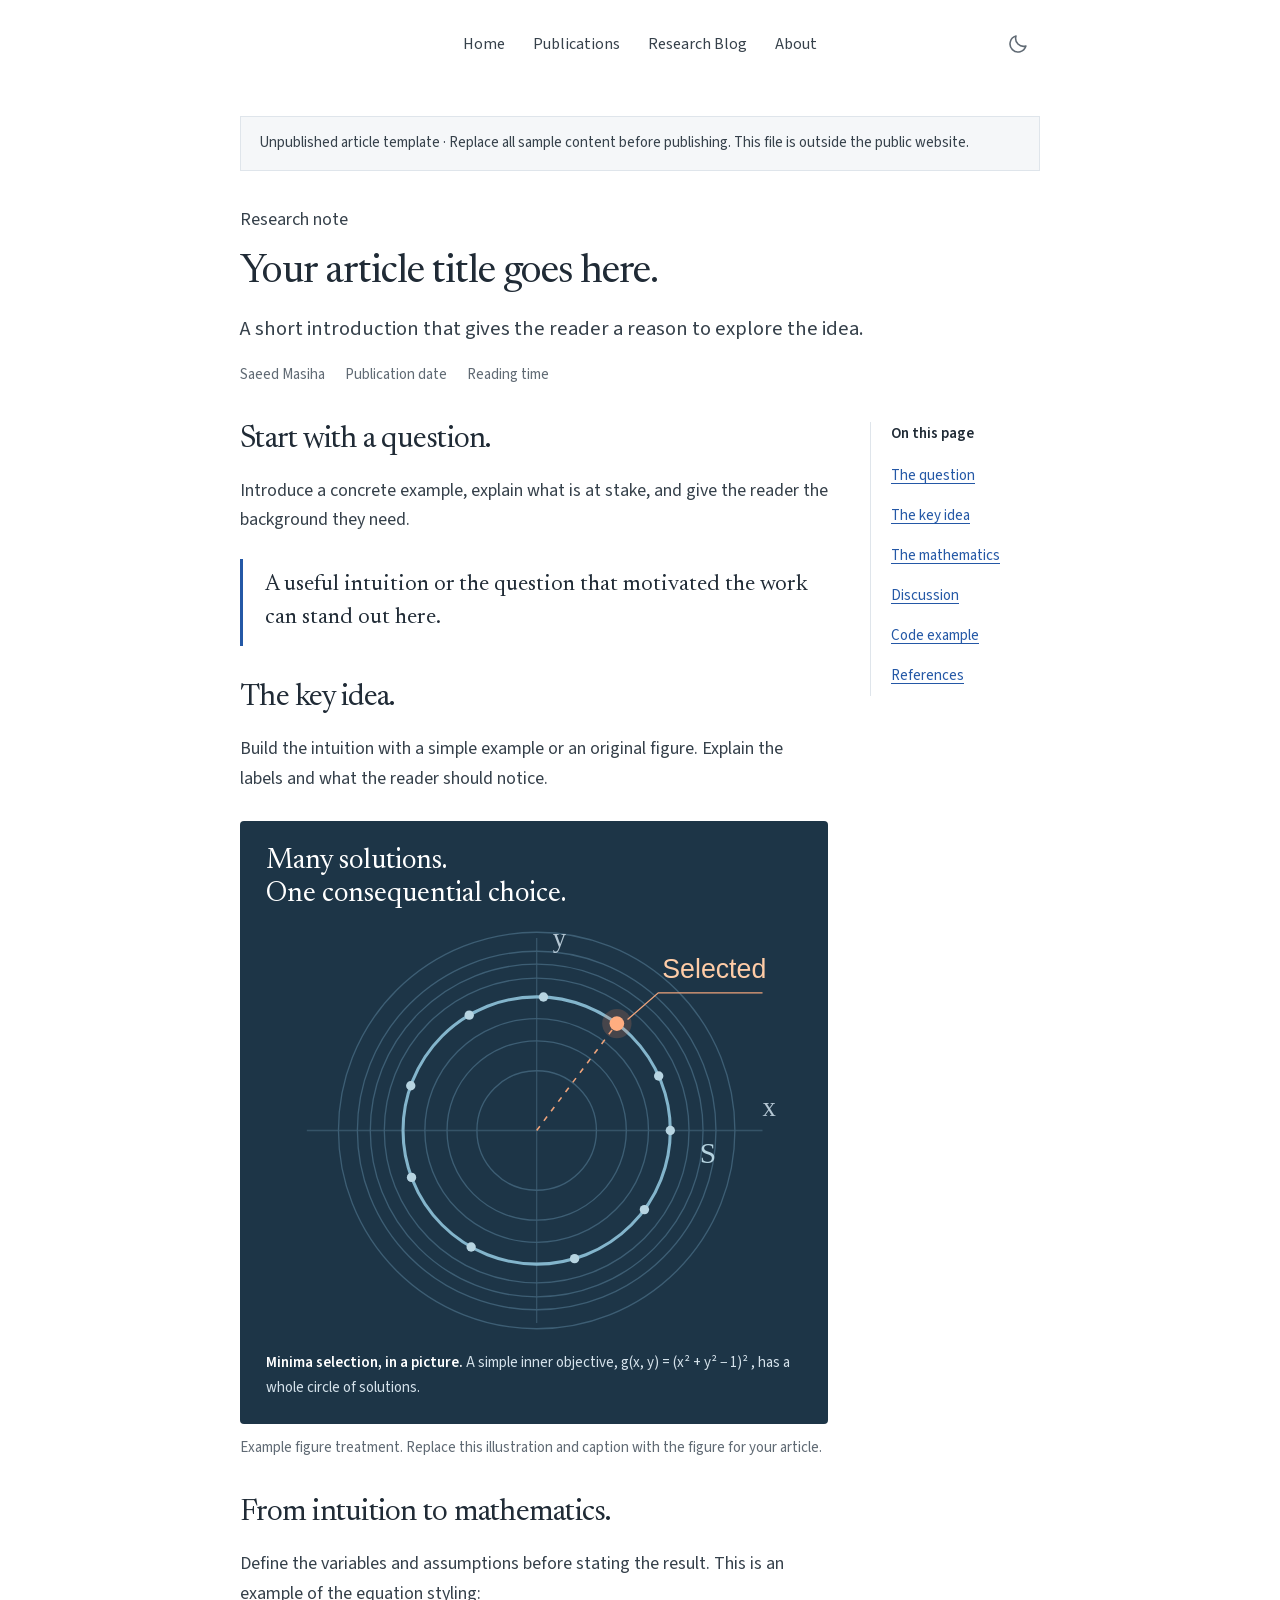
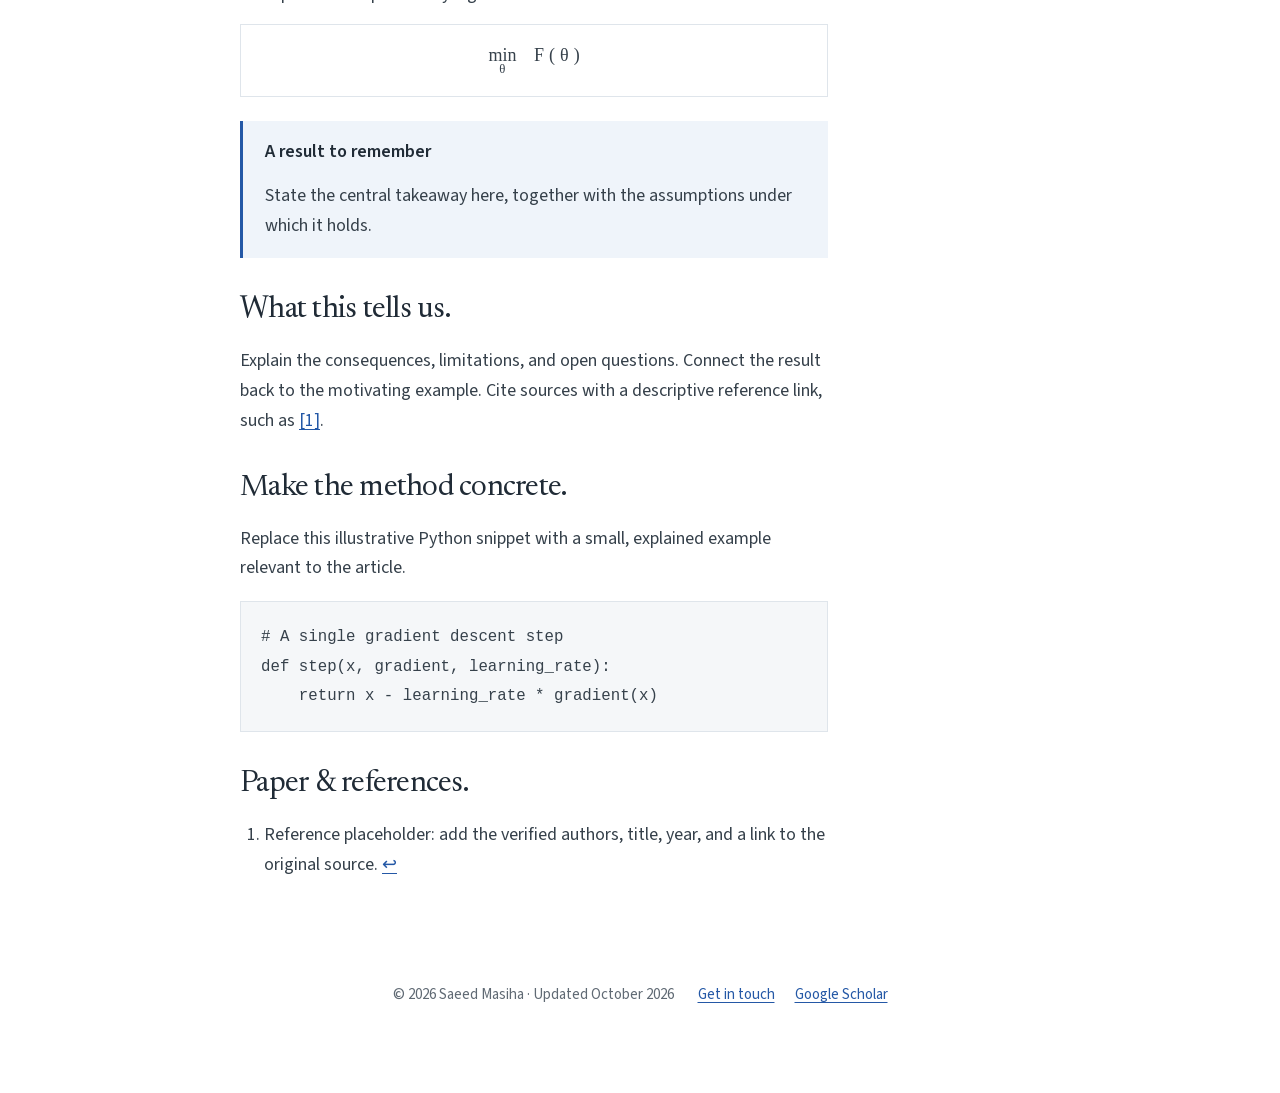
<file: templates/article.html>
<!DOCTYPE html>
<html lang="en">
 <head>
  <meta charset="utf-8"/>
  <meta content="width=device-width, initial-scale=1" name="viewport"/>
  <meta name="theme-color" content="#ffffff">
  <title>
   Unpublished article template | Saeed Masiha
  </title>
  <meta content="Reusable, unpublished layout for a future research article." name="description"/>
  <meta content="Saeed Masiha" name="author"/>
  <meta content="noindex,nofollow" name="robots"/>
  <!-- Before publishing: replace the sample content, remove noindex, and add the final canonical URL. See README.md. -->
  <link href="../docs/assets/images/favicon.svg" rel="icon" type="image/svg+xml"/>
  <script src="../docs/assets/js/theme.js?v=20260925-themes"></script>
  <script defer src="../docs/assets/js/back-to-top.js?v=20261019-top"></script>
  <link rel="stylesheet" href="../docs/assets/css/site.css?v=20261019-top">
 </head>
 <body id="top" data-page="article">
  <a class="skip-link" href="#main">
   Skip to content
  </a>
  <header class="site-header">
   <div class="header-inner">
        <nav aria-label="Main navigation" class="main-nav">
     <a href="../docs/index.html">
      Home
     </a>
     <a href="../docs/papers/index.html">
      Publications
     </a>
     <a href="../docs/writing/index.html">Research Blog</a> <a href="../docs/about/index.html">
      About
     </a>
    </nav>
      <button class="theme-toggle" type="button" aria-label="Switch to dark mode" title="Switch to dark mode" hidden>
        <svg class="theme-icon-moon" width="22" height="22" aria-hidden="true" focusable="false"><use href="../docs/assets/images/contact-icons.svg#moon"></use></svg>
        <svg class="theme-icon-sun" width="22" height="22" aria-hidden="true" focusable="false"><use href="../docs/assets/images/contact-icons.svg#sun"></use></svg>
      </button>
   </div>
  </header>
  <div class="site-layout">
   <div class="main-column">
    <main id="main" tabindex="-1">
     <div class="content-panel article-surface">
      <div class="template-note">
       Unpublished article template · Replace all sample content before publishing. This file is outside the public website.
      </div>
      <header class="article-header">
       <p class="eyebrow">Research note</p>
       <h1>Your article title goes here.</h1>
       <p class="article-deck">A short introduction that gives the reader a reason to explore the idea.</p>
       <div class="article-meta">
        <span>
         Saeed Masiha
        </span>
        <span>
         Publication date
        </span>
        <span>
         Reading time
        </span>
       </div>
      </header>
      <div class="article-layout">
       <article class="prose">
        <section id="question">
         <h2>Start with a question.</h2>
         <p>Introduce a concrete example, explain what is at stake, and give the reader the background they need.</p>
         <blockquote>
          A useful intuition or the question that motivated the work can stand out here.
         </blockquote>
        </section>
        <section id="idea">
         <h2>The key idea.</h2>
         <p>Build the intuition with a simple example or an original figure. Explain the labels and what the reader should notice.</p>
         <figure>
          <div class="geometry">
           <div class="geometry-heading">
            Many solutions.
            <br/>
            One consequential choice.
           </div>
           <svg aria-labelledby="article-geometry-title article-geometry-description" role="img" viewBox="0 0 440 330" xmlns="http://www.w3.org/2000/svg">
            <title id="article-geometry-title">
             Choosing a point on a set of minimizers
            </title>
            <desc id="article-geometry-description">
             The function g(x,y)=(x squared plus y squared minus one) squared has an entire unit circle of minimizers. The orange point is (0.6,0.8), selected by minimizing the upper objective minus 0.6 x minus 0.8 y on that circle. Thin circles show level sets of g.
            </desc>
            <path d="M50 165H391M222 21V309" stroke="#355367" stroke-width="1">
            </path>
            <circle cx="222" cy="165" fill="none" r="44.721" stroke="#3d5e74" stroke-width="1">
            </circle>
            <circle cx="222" cy="165" fill="none" r="67.082" stroke="#3d5e74" stroke-width="1">
            </circle>
            <circle cx="222" cy="165" fill="none" r="83.666" stroke="#3d5e74" stroke-width="1">
            </circle>
            <circle cx="222" cy="165" fill="none" r="114.018" stroke="#3d5e74" stroke-width="1">
            </circle>
            <circle cx="222" cy="165" fill="none" r="124.499" stroke="#3d5e74" stroke-width="1">
            </circle>
            <circle cx="222" cy="165" fill="none" r="134.164" stroke="#3d5e74" stroke-width="1">
            </circle>
            <circle cx="222" cy="165" fill="none" r="148.324" stroke="#3d5e74" stroke-width="1">
            </circle>
            <circle cx="222" cy="165" fill="none" r="100" stroke="#83b5cc" stroke-width="2.3">
            </circle>
            <circle cx="322.000" cy="165.000" fill="#b7d4e1" r="3.5">
            </circle>
            <circle cx="313.309" cy="124.224" fill="#b7d4e1" r="3.5">
            </circle>
            <circle cx="227.077" cy="65.129" fill="#b7d4e1" r="3.5">
            </circle>
            <circle cx="171.515" cy="78.679" fill="#b7d4e1" r="3.5">
            </circle>
            <circle cx="127.778" cy="131.501" fill="#b7d4e1" r="3.5">
            </circle>
            <circle cx="128.354" cy="200.078" fill="#b7d4e1" r="3.5">
            </circle>
            <circle cx="172.974" cy="252.158" fill="#b7d4e1" r="3.5">
            </circle>
            <circle cx="250.366" cy="260.892" fill="#b7d4e1" r="3.5">
            </circle>
            <circle cx="302.615" cy="224.172" fill="#b7d4e1" r="3.5">
            </circle>
            <path d="M222 165L282 85" stroke="#eea37b" stroke-dasharray="4 5" stroke-width="1.2">
            </path>
            <circle cx="282" cy="85" fill="#eb885d" fill-opacity=".2" r="11">
            </circle>
            <circle cx="282" cy="85" fill="#ffad80" r="5.5">
            </circle>
            <path d="M290 82L313 62H391" fill="none" stroke="#eea37b">
            </path>
            <text fill="#ffcca7" font-family="Helvetica,Arial,sans-serif" font-size="20" x="316" y="51">
             Selected
            </text>
            <text fill="#b4d2df" font-family="Georgia,serif" font-size="22" x="344" y="189">
             S
            </text>
            <text fill="#b4c6d3" font-family="Georgia,serif" font-size="20" x="391" y="154">
             x
            </text>
            <text fill="#b4c6d3" font-family="Georgia,serif" font-size="20" x="234" y="28">
             y
            </text>
           </svg>
           <div class="geometry-caption">
            <strong>
             Minima selection, in a picture.
            </strong>
            A simple inner objective,
            <span aria-label="g of x y equals x squared plus y squared minus one, squared">
             g(x, y) = (x² + y² − 1)²
            </span>
            , has a whole circle of solutions.
           </div>
          </div>
          <figcaption>
           Example figure treatment. Replace this illustration and caption with the figure for your article.
          </figcaption>
         </figure>
        </section>
        <section id="mathematics">
         <h2>From intuition to mathematics.</h2>
         <p>Define the variables and assumptions before stating the result. This is an example of the equation styling:</p>
         <div class="math-block">
          <math aria-label="minimize F of theta over theta" display="block" xmlns="http://www.w3.org/1998/Math/MathML">
           <munder>
            <mo>
             min
            </mo>
            <mi>
             θ
            </mi>
           </munder>
           <mspace width="0.7em">
           </mspace>
           <mi>
            F
           </mi>
           <mo>
            (
           </mo>
           <mi>
            θ
           </mi>
           <mo>
            )
           </mo>
          </math>
         </div>
         <div class="takeaway">
          <h3>A result to remember</h3>
          <p>State the central takeaway here, together with the assumptions under which it holds.</p>
         </div>
        </section>
        <section id="discussion">
         <h2>What this tells us.</h2>
         <p>Explain the consequences, limitations, and open questions. Connect the result back to the motivating example. Cite sources with a descriptive reference link, such as <a href="#reference-1" id="cite-1">[1]</a>.</p>
        </section>
        <section id="code">
         <h2>Make the method concrete.</h2>
         <p>Replace this illustrative Python snippet with a small, explained example relevant to the article.</p>
         <pre aria-label="Illustrative Python code" tabindex="0"><code># A single gradient descent step
def step(x, gradient, learning_rate):
    return x - learning_rate * gradient(x)</code></pre>
        </section>
        <section id="references">
         <h2>Paper &amp; references.</h2>
         <ol class="references">
          <li id="reference-1">
           Reference placeholder: add the verified authors, title, year, and a link to the original source.
           <a aria-label="Back to citation 1" href="#cite-1">
            ↩
           </a>
          </li>
         </ol>
        </section>
       </article>
       <nav aria-label="On this page" class="article-toc">
        <p>On this page</p>
        <ol>
         <li>
          <a href="#question">
           The question
          </a>
         </li>
         <li>
          <a href="#idea">
           The key idea
          </a>
         </li>
         <li>
          <a href="#mathematics">
           The mathematics
          </a>
         </li>
         <li>
          <a href="#discussion">
           Discussion
          </a>
         </li>
         <li>
          <a href="#code">
           Code example
          </a>
         </li>
         <li>
          <a href="#references">
           References
          </a>
         </li>
        </ol>
       </nav>
      </div>
     </div>
    </main>
    <footer class="site-footer">
     <span>
      © 2026 Saeed Masiha · Updated October 2026
     </span>
     <div class="footer-links">
      <a href="mailto:mohammadsaeed.masiha@epfl.ch">
       Get in touch
      </a>
      <a href="https://scholar.google.com/citations?user=986hSjMAAAAJ&amp;hl=en">
       Google Scholar
      </a>
     </div>
    </footer>
   </div>
  </div>
  <a class="back-to-top" href="#top" aria-label="Back to top" title="Back to top">
    <svg viewBox="0 0 24 24" width="20" height="20" aria-hidden="true" focusable="false"><path d="M12 19V5m-6 6 6-6 6 6" fill="none" stroke="currentColor" stroke-width="1.8" stroke-linecap="round" stroke-linejoin="round"/></svg>
    <span>Top</span>
  </a>
 </body>
</html>
</file>
<file: docs/assets/css/site.css>
/* Locally hosted fonts; OFL licenses are in ../fonts/. */
@font-face {
  font-family: 'Newsreader';
  font-style: normal;
  font-weight: 400 600;
  font-display: swap;
  src: url(../fonts/newsreader-latin-ext.woff2) format('woff2');
  unicode-range: U+0100-02BA, U+02BD-02C5, U+02C7-02CC, U+02CE-02D7, U+02DD-02FF, U+0304, U+0308, U+0329, U+1D00-1DBF, U+1E00-1E9F, U+1EF2-1EFF, U+2020, U+20A0-20AB, U+20AD-20C0, U+2113, U+2C60-2C7F, U+A720-A7FF;
}

@font-face {
  font-family: 'Newsreader';
  font-style: normal;
  font-weight: 400 600;
  font-display: swap;
  src: url(../fonts/newsreader-latin.woff2) format('woff2');
  unicode-range: U+0000-00FF, U+0131, U+0152-0153, U+02BB-02BC, U+02C6, U+02DA, U+02DC, U+0304, U+0308, U+0329, U+2000-206F, U+20AC, U+2122, U+2191, U+2193, U+2212, U+2215, U+FEFF, U+FFFD;
}

@font-face {
  font-family: 'Source Sans 3';
  font-style: normal;
  font-weight: 400 700;
  font-display: swap;
  src: url(../fonts/source-sans-3-greek.woff2) format('woff2');
  unicode-range: U+0370-0377, U+037A-037F, U+0384-038A, U+038C, U+038E-03A1, U+03A3-03FF;
}

@font-face {
  font-family: 'Source Sans 3';
  font-style: normal;
  font-weight: 400 700;
  font-display: swap;
  src: url(../fonts/source-sans-3-latin-ext.woff2) format('woff2');
  unicode-range: U+0100-02BA, U+02BD-02C5, U+02C7-02CC, U+02CE-02D7, U+02DD-02FF, U+0304, U+0308, U+0329, U+1D00-1DBF, U+1E00-1E9F, U+1EF2-1EFF, U+2020, U+20A0-20AB, U+20AD-20C0, U+2113, U+2C60-2C7F, U+A720-A7FF;
}

@font-face {
  font-family: 'Source Sans 3';
  font-style: normal;
  font-weight: 400 700;
  font-display: swap;
  src: url(../fonts/source-sans-3-latin.woff2) format('woff2');
  unicode-range: U+0000-00FF, U+0131, U+0152-0153, U+02BB-02BC, U+02C6, U+02DA, U+02DC, U+0304, U+0308, U+0329, U+2000-206F, U+20AC, U+2122, U+2191, U+2193, U+2212, U+2215, U+FEFF, U+FFFD;
}

/* Shared foundations. Adjust this small palette and type scale here. */
:root {
  color-scheme: light;
  --canvas: #fff;
  --paper: #fff;
  --ink: #202b36;
  --text: #36414b;
  --muted: #606a74;
  --accent: #2458a6;
  --accent-soft: #eff4fa;
  --border: #dfe5eb;
  --wash: #f5f7f9;
  --selection: #dce9f7;
  --portrait-border: #ccd6df;
  --serif: 'Newsreader', Georgia, serif;
  --sans: 'Source Sans 3', 'Segoe UI', Arial, sans-serif;
}
/* Match the system until a visitor chooses a theme. Keep both dark palettes in sync. */
@media (prefers-color-scheme: dark) {
  :root:not([data-theme='light']) {
    color-scheme: dark;
    --canvas: #151b23;
    --paper: #1b2430;
    --ink: #edf2f7;
    --text: #ccd5e0;
    --muted: #aab6c5;
    --accent: #9ec7ff;
    --accent-soft: #253449;
    --border: #364354;
    --wash: #1c2632;
    --selection: #344e70;
    --portrait-border: #526176;
  }
}
:root[data-theme='dark'] {
  color-scheme: dark;
  --canvas: #151b23;
  --paper: #1b2430;
  --ink: #edf2f7;
  --text: #ccd5e0;
  --muted: #aab6c5;
  --accent: #9ec7ff;
  --accent-soft: #253449;
  --border: #364354;
  --wash: #1c2632;
  --selection: #344e70;
  --portrait-border: #526176;
}
* { box-sizing: border-box; }
[hidden] { display: none !important; }
html { scroll-padding-top: 24px; }
body { margin: 0; min-height: 100vh; min-height: 100svh; display: flex; flex-direction: column; background: var(--canvas); color: var(--text); font: 400 1.125rem/1.65 var(--sans); -webkit-font-smoothing: antialiased; overflow-wrap: break-word; }
p, h1, h2, h3, h4 { margin: 0 0 1rem; }
h1, h2 { color: var(--ink); font-family: var(--serif); font-weight: 400; letter-spacing: -.025em; }
h1 { font-size: 2.75rem; line-height: 1.15; }
h2 { font-size: 1.875rem; line-height: 1.2; }
h3, h4 { color: var(--ink); font-size: 1.125rem; line-height: 1.45; font-weight: 600; }
strong { color: var(--ink); font-weight: 600; }
a { color: var(--accent); text-decoration-thickness: 1px; text-underline-offset: .19em; }
a:hover { text-decoration-thickness: 2px; }
:focus-visible { outline: 3px solid var(--accent); outline-offset: 4px; border-radius: 2px; }
main:focus { outline: none; }
::selection { background: var(--selection); color: var(--ink); }
img, svg { max-width: 100%; }
.skip-link { position: absolute; left: 20px; top: -100px; z-index: 20; padding: 10px 18px; background: var(--ink); color: var(--canvas); }
.skip-link:focus { top: 10px; }
.sr-only { position: absolute; width: 1px; height: 1px; padding: 0; margin: -1px; overflow: hidden; clip: rect(0,0,0,0); white-space: nowrap; border: 0; }

/* Centered page columns; prose keeps a natural reading edge. */
.header-inner, .site-layout { width: min(800px, calc(100% - 80px)); margin-inline: auto; }
.site-header { padding-top: 20px; }
.header-inner { display: grid; grid-template-columns: 44px minmax(0, 1fr) 44px; align-items: center; column-gap: 8px; }
.main-nav { grid-column: 2; display: flex; flex-wrap: wrap; justify-content: center; align-items: center; gap: 0 28px; }
.main-nav a { display: inline-flex; align-items: center; min-height: 48px; padding-block: 8px; font-size: 1rem; color: var(--text); text-decoration: none; }
.main-nav a:hover { color: var(--accent); text-decoration: underline; }
.main-nav a[aria-current] { color: var(--accent); font-weight: 600; text-decoration: underline; text-decoration-thickness: 2px; text-underline-offset: .45em; }
.theme-toggle { grid-column: 3; display: inline-flex; justify-content: center; align-items: center; width: 44px; height: 44px; padding: 10px; border: 0; border-radius: 50%; background: transparent; color: var(--muted); cursor: pointer; }
.theme-toggle:hover { background: var(--accent-soft); color: var(--accent); }
.theme-toggle svg { width: 22px; height: 22px; }
.theme-icon-sun { display: none; }
:root[data-theme='dark'] .theme-icon-sun { display: block; }
:root[data-theme='dark'] .theme-icon-moon { display: none; }
.site-layout { flex: 1; display: flex; flex-direction: column; padding-block: 48px 24px; }
main, .main-column { min-width: 0; }
main { flex: 1; width: 100%; margin-inline: auto; }
body[data-page='papers'] main { max-width: 800px; }
body[data-page='home'] .site-layout, body[data-page='about'] .site-layout { max-width: 660px; }
body[data-page='home'] .site-layout { padding-top: 26px; }
.page-intro { margin-bottom: 44px; }
.page-intro h1 { margin-bottom: 22px; text-align: center; }
.page-intro p { max-width: 66ch; }
.page-intro > p:last-child { margin-bottom: 0; }
.page-section { margin-top: 42px; }
.page-section h2 { margin-bottom: 20px; }
.page-section p:last-child { margin-bottom: 0; }
.contact-links { display: flex; flex-wrap: wrap; align-items: center; gap: 8px 20px; }
.contact-links a { display: inline-flex; align-items: center; min-height: 44px; font-size: 1rem; }
.contact-links .contact-icon { justify-content: center; width: 44px; height: 44px; border-radius: 8px; text-decoration: none; }
.contact-icon svg { width: 25px; height: 25px; fill: currentColor; }
.contact-icon:hover { background: var(--accent-soft); }
.contact-email { overflow-wrap: anywhere; }
.person-link { color: var(--accent); }

/* Home: a circular portrait, short introduction, news, and contact row. */
.profile-heading { text-align: center; margin-bottom: 30px; }
.profile-heading h1 { margin: 20px 0 0; font-size: 2.5rem; }
.profile-portrait-frame { position: relative; width: 240px; height: 240px; max-width: 100%; aspect-ratio: 1; margin-inline: auto; overflow: hidden; border: 1px solid var(--portrait-border); border-radius: 50%; background: var(--paper); }
.profile-portrait-crop { position: absolute; inset: 4px; overflow: hidden; border-radius: 50%; }
.profile-portrait { display: block; width: 100%; height: 100%; border-radius: 50%; object-fit: cover; object-position: 50% 60%; transform: scale(1.5); }
.portrait-credit { margin: 0; }
.portrait-credit > summary { display: block; list-style: none; cursor: pointer; }
.portrait-credit > summary::-webkit-details-marker { display: none; }
.portrait-credit > summary::marker { content: ''; }
.portrait-caption { max-width: 28rem; margin: 14px auto 0; color: var(--muted); font-size: 1rem; line-height: 1.6; }
.intro-more { margin-bottom: 0; }
.home-news { margin-top: 34px; }
.home-news h2 { margin-bottom: 20px; }
.news-list { list-style: none; padding: 0; margin: 0; }
.news-list li { display: grid; grid-template-columns: 94px minmax(0, 1fr); column-gap: 18px; margin-bottom: 16px; }
.news-list li:last-child { margin-bottom: 0; }
.news-list p { margin: 0; }
.news-date { color: var(--muted); font-size: 1rem; line-height: 1.85625; }
.home-closing { margin-top: 34px; text-align: center; }
.home-closing .contact-links { justify-content: center; }
[data-page="about"] .contact-links { justify-content: center; }

/* Bibliography: stable records with optional, keyboard-accessible summaries. */
.section-links { display: flex; flex-wrap: wrap; gap: 0 24px; margin-top: 18px; }
.section-links a { display: inline-flex; align-items: center; min-height: 44px; font-size: 1rem; }
.publication { margin-bottom: 30px; }
.publication:last-child { margin-bottom: 0; }
.publication h4 { margin-bottom: 6px; }
.publication h4 a { color: var(--ink); text-decoration: none; }
.publication h4 a:hover { color: var(--accent); text-decoration: underline; }
.paper-authors { color: var(--muted); font-size: 1rem; line-height: 1.5; margin-bottom: 4px; }
.paper-authors .person-link { color: inherit; text-decoration-color: #9ba6b0; }
.paper-meta { margin-bottom: 1px; color: var(--muted); font-size: 1rem; line-height: 1.5; }
.paper-year { white-space: nowrap; }
.paper-year > span { margin-inline: 3px; }
.venue { font-weight: 400; }
.paper-links { display: flex; flex-wrap: wrap; align-items: flex-start; gap: 0 20px; }
.paper-links > a { display: inline-flex; align-items: center; min-height: 36px; font-size: 1rem; }
.paper-abstract { min-width: 0; }
.paper-abstract summary { min-height: 36px; padding-block: 5px; color: var(--accent); font-size: 1rem; cursor: pointer; }
.paper-abstract summary:hover { text-decoration: underline; }
.paper-abstract[open] { flex-basis: 100%; }
.paper-summary { margin: 6px 0 10px; max-width: 68ch; font-size: 1.0625rem; line-height: 1.65; }
.publication-section { margin-top: 42px; }
.publication-section h2 { margin-bottom: 26px; }
.publication-section + .publication-section { margin-top: 52px; padding-top: 30px; border-top: 1px solid var(--border); }
.publication-category + .publication-category { margin-top: 40px; }
.publication-category > h3 { margin-bottom: 22px; font-size: 1.25rem; }

/* Shared footer. */
.site-footer { display: flex; flex-wrap: wrap; justify-content: center; align-items: center; gap: 8px 24px; margin-top: 44px; padding-top: 20px; color: var(--muted); font-size: .9375rem; }
body[data-page='home'] .site-footer { margin-top: 20px; }
.site-footer > a { display: inline-flex; align-items: center; min-height: 36px; }

/* A native footer link becomes a small floating control after scrolling. */
.has-back-to-top .site-layout { padding-bottom: calc(80px + env(safe-area-inset-bottom, 0px)); }
.back-to-top { display: inline-flex; align-items: center; justify-content: center; gap: 6px; min-height: 44px; padding: 8px 12px; margin: 16px auto 24px; border: 1px solid var(--border); border-radius: 8px; background: var(--paper); color: var(--accent); font: 600 1rem/1.4 var(--sans); text-decoration: none; }
.back-to-top svg { width: 20px; height: 20px; flex: none; }
.back-to-top:hover { border-color: var(--accent); background: var(--accent-soft); }
.back-to-top.is-floating { position: fixed; right: max(16px, env(safe-area-inset-right)); bottom: max(16px, env(safe-area-inset-bottom)); z-index: 10; margin: 0; box-shadow: 0 2px 8px rgb(0 0 0 / 8%); }
.footer-links { display: flex; flex-wrap: wrap; gap: 0 20px; }
.footer-links a { display: inline-flex; align-items: center; min-height: 36px; }

/* Reusable article styles: native mathematics, figures, citations, and code. */
body[data-page='article'] .site-layout { max-width: 860px; }
.article-header { max-width: 780px; padding-block: 34px; }
.article-header h1 { font-size: clamp(1.875rem, 4vw, 2.5rem); }
.article-deck { font-size: 1.3rem; }
.article-meta { display: flex; flex-wrap: wrap; gap: 8px 20px; color: var(--muted); font-size: .9375rem; }
.template-note { padding: 14px 18px; border: 1px solid var(--border); background: var(--wash); font-size: .9375rem; }
.article-layout { display: grid; grid-template-columns: minmax(0, 1fr) 170px; gap: 42px; }
.prose, .prose section { min-width: 0; }
.prose section { margin-bottom: 34px; }
.prose h2 { margin-bottom: 18px; }
.prose h3 { margin-top: 22px; }
.prose blockquote { margin: 24px 0; padding: 10px 0 10px 22px; border-left: 3px solid var(--accent); font: 400 1.4rem/1.5 var(--serif); color: var(--ink); }
.prose figure { margin: 28px 0; }
.prose figcaption { margin-top: 12px; font-size: .9375rem; color: var(--muted); }
.geometry { background: #1d3547; border-radius: 4px; overflow: hidden; }
.geometry-heading { padding: 24px 26px 0; color: white; font: 400 1.75rem/1.15 var(--serif); }
.geometry svg { display: block; width: 100%; height: auto; }
.geometry-caption { padding: 0 26px 24px; color: #d5e2eb; font-size: .9375rem; }
.geometry-caption strong { color: white; }
.math-block { max-width: 100%; overflow-x: auto; padding: 22px; border: 1px solid var(--border); background: var(--paper); }
.takeaway { margin-block: 24px; padding: 18px 22px; background: var(--accent-soft); border-left: 3px solid var(--accent); }
.takeaway h3 { margin-top: 0; }
.takeaway p:last-child { margin-bottom: 0; }
.prose pre { max-width: 100%; overflow-x: auto; padding: 20px; border: 1px solid var(--border); background: var(--wash); line-height: 1.65; }
.prose code { font-family: ui-monospace, SFMono-Regular, Consolas, monospace; font-size: .875em; }
.prose :not(pre) > code { padding: .15em .3em; background: var(--wash); overflow-wrap: anywhere; }
.article-toc { align-self: start; position: sticky; top: 24px; border-left: 1px solid var(--border); padding-left: 20px; font-size: .9375rem; }
.article-toc p { color: var(--ink); font-weight: 600; margin-bottom: 10px; }
.article-toc ol { list-style: none; padding: 0; margin: 0; }
.article-toc a { display: inline-flex; align-items: center; min-height: 40px; }
.references { padding-left: 24px; }
.references li { margin-bottom: 15px; overflow-wrap: anywhere; }
article[id], section[id], h2[id], .references li { scroll-margin-top: 24px; }
/* Keep the introduction and dated updates readable on narrow screens. */
@media (max-width: 800px) {
  .header-inner, .site-layout { width: calc(100% - 56px); }
  .site-layout { padding-top: 36px; }
  .article-layout { grid-template-columns: minmax(0, 1fr); gap: 24px; }
  .article-toc { position: static; grid-row: 1; padding-left: 0; border-left: 0; padding-bottom: 18px; border-bottom: 1px solid var(--border); }
  .article-toc ol { display: flex; flex-wrap: wrap; gap: 4px 20px; }
}
@media (max-width: 600px) {
  .header-inner, .site-layout { width: calc(100% - 40px); }
  .header-inner { width: calc(100% - 24px); column-gap: 4px; }
  .header-inner { grid-template-columns: minmax(0, 1fr) 44px; }
  .main-nav { grid-column: 1; }
  .theme-toggle { grid-column: 2; }
  .site-header { padding-top: 10px; }
  .main-nav { gap: 0 18px; }
  .main-nav a { min-height: 44px; }
  .site-layout { padding-top: 30px; }
  h1 { font-size: 2.375rem; }
  h2 { font-size: 1.75rem; }
  body[data-page='home'] .site-layout { padding-top: 22px; }
  .profile-portrait-frame { width: 208px; height: 208px; }
  .profile-heading { margin-bottom: 26px; }
  .profile-heading h1 { margin-top: 18px; font-size: 2.375rem; }
  .home-news { margin-top: 30px; }
  .news-list li { grid-template-columns: minmax(0, 1fr); row-gap: 2px; margin-bottom: 18px; }
  .home-closing { margin-top: 30px; }
  .page-intro { margin-bottom: 34px; }
  .page-section { margin-top: 34px; }
  .publication-section + .publication-section { margin-top: 40px; padding-top: 26px; }
  .paper-links { gap: 0 18px; }
  .paper-links > a, .paper-abstract summary { min-height: 40px; }
  .paper-abstract summary { padding-block: 7px; }
  .site-footer { margin-top: 44px; }
  .geometry-heading { font-size: 1.5rem; padding: 20px 20px 0; }
  .geometry-caption { padding: 0 20px 20px; }
}
@media (max-width: 360px) {
  .main-nav { display: grid; grid-template-columns: repeat(2, max-content); column-gap: 20px; }
  .main-nav a { font-size: .9375rem; }
}
@media print {
  :root, :root[data-theme] { color-scheme: light; --canvas: #fff; --paper: #fff; --ink: #202b36; --text: #36414b; --muted: #606a74; --accent: #2458a6; --accent-soft: #eff4fa; --border: #dfe5eb; --wash: #f5f7f9; --portrait-border: #ccd6df; }
  body { display: block; font-size: 11pt; color: black; }
  .header-inner, .site-layout { width: 100%; }
  .site-layout { display: block; padding: 0; }
  .has-back-to-top .site-layout { padding-bottom: 0; }
  .site-header, .site-footer, .article-toc, .back-to-top { display: none; }
  .publication { break-inside: avoid; }
  .article-layout { display: block; }
  a { color: inherit; }
}
</file>
<file: docs/assets/css/research-story.css>
/* Visual research notes. All colors inherit the site's light/dark palette. */
body[data-page='writing'] .site-layout { max-width: 800px; }
.post-kicker, .scene-number { color: var(--muted); font-size: .9375rem; letter-spacing: .025em; }
.post-list-entry { display: grid; grid-template-columns: 300px minmax(0, 1fr); align-items: start; gap: 32px; padding-block: 32px; border-top: 1px solid var(--border); }
.post-list-entry:last-of-type { border-bottom: 1px solid var(--border); }
.post-list-entry h2 { font-size: 1.75rem; line-height: 1.2; margin-bottom: 14px; }
.post-list-entry h2 a { color: var(--ink); text-decoration: none; }
.post-list-entry h2 a:hover { color: var(--accent); text-decoration: underline; }
.post-list-entry p { margin-bottom: 12px; }
.post-read { display: inline-flex; align-items: center; min-height: 44px; gap: 12px; }
.post-preview { min-width: 0; margin: 0; }
.post-preview svg { display: block; width: 100%; height: auto; background: var(--wash); border: 1px solid var(--border); border-radius: 8px; }
.post-preview figcaption { margin-top: 10px; font-size: .9375rem; line-height: 1.45; color: var(--muted); }
.post-preview text { fill: var(--text); font: 400 16px var(--sans); }
.post-preview .preview-heading { fill: var(--ink); font-size: 17px; font-weight: 600; }
.post-preview .preview-model { fill: var(--ink); font-weight: 600; }
.post-preview .preview-coordinate { fill: var(--muted); }
.preview-curve { fill: none; stroke: var(--accent); stroke-width: 2; stroke-linecap: round; stroke-linejoin: round; }
.preview-candidates { fill: var(--accent); stroke: var(--wash); stroke-width: 1; }
.preview-axis, .preview-divider { fill: none; stroke: var(--border); stroke-width: 1; }
.preview-score { fill: var(--muted); }
.preview-selected { fill: var(--accent); }
.preview-check { fill: none; stroke: var(--accent); stroke-width: 2.5; stroke-linecap: round; stroke-linejoin: round; }
.preview-particles, .preview-particle-key { fill: var(--text); stroke: var(--wash); stroke-width: .8; }
body[data-page='research-post'] .site-layout { width: min(900px, calc(100% - 80px)); padding-top: 40px; }
.story-copy { width: 100%; max-width: 660px; margin-inline: auto; }
.story-header { text-align: center; max-width: 760px; }
.story-header h1 { font-size: clamp(2rem, 4.3vw, 2.8rem); line-height: 1.13; margin-bottom: 24px; }
.story-header h1 span { font-size: .76em; display: inline-block; margin-top: 8px; }
.story-deck { color: var(--text); font-size: 1.25rem; line-height: 1.5; max-width: 550px; margin: 0 auto 20px; }
.story-byline { color: var(--muted); font-size: .9375rem; display: flex; flex-wrap: wrap; justify-content: center; column-gap: 10px; }
.story-byline a { color: inherit; }
.story-opening { margin-top: 34px; }
.story-section { margin-top: 48px; }
.scene-number { margin-bottom: 10px; }
.story-section h2 { margin-bottom: 16px; }
.story-figure { margin: 26px 0; padding: 26px 30px 22px; background: var(--wash); border: 1px solid var(--border); border-radius: 10px; }
.figure-heading { display: flex; flex-wrap: wrap; justify-content: space-between; align-items: baseline; gap: 8px 20px; margin-bottom: 18px; font-weight: 600; color: var(--ink); }
.figure-kind { color: var(--muted); font-size: .875rem; font-weight: 400; }
.story-figure figcaption { font-size: .9375rem; line-height: 1.55; color: var(--muted); margin-top: 18px; }
.story-controls { display: flex; flex-wrap: wrap; align-items: center; gap: 8px 18px; margin-top: 18px; }
.story-play, .manifold-play { min-height: 44px; padding: 8px 16px; border: 1px solid var(--accent); border-radius: 6px; color: var(--accent); background: var(--paper); font: 600 1rem/1.4 var(--sans); cursor: pointer; }
.story-play:hover, .manifold-play:hover { background: var(--accent-soft); }
.animation-status { color: var(--muted); font-size: .9375rem; }
.story-pullquote { font: 400 1.4rem/1.45 var(--serif); color: var(--ink); padding-left: 20px; border-left: 2px solid var(--accent); }

/* Presentation geometry: fixed minimizers, then scores, then selection. */
.manifold-figure { --manifold-gd: #a14b31; max-width: 820px; margin-inline: auto; }
.manifold-topline { display: flex; flex-wrap: wrap; justify-content: space-between; align-items: baseline; gap: 6px 18px; margin-bottom: 18px; }
.manifold-topline .manifold-controls { margin-top: 0; flex-direction: row; align-items: center; }
.manifold-diagram { display: block; width: 100%; height: auto; overflow: visible; }
.manifold-mobile { display: none; }
.manifold-landscape { opacity: 1; }
.manifold-axes { fill: none; stroke: var(--muted); stroke-width: 1; }
.manifold-axis-label { fill: var(--text); font: 400 19px var(--sans); }
.manifold-curve { fill: none; stroke: var(--accent); stroke-width: 3; stroke-linejoin: round; stroke-linecap: round; }
.manifold-score { fill: var(--muted); opacity: 1; }
.manifold-model-label { fill: var(--ink); font: 600 21px var(--sans); }
.manifold-figure .manifold-model-label { stroke: var(--wash); stroke-width: 3; stroke-linejoin: round; paint-order: stroke; }
.manifold-candidates circle { fill: var(--accent); stroke: var(--wash); stroke-width: 2; }
.manifold-selection { fill: none; stroke: var(--accent); stroke-width: 3; }
.manifold-figure[data-stage='0'] .manifold-score,
.manifold-figure[data-stage='1'] .manifold-score,
.manifold-figure:not([data-stage='3']) .manifold-selection { opacity: 0; }
.manifold-figure[data-stage='3'] .manifold-best-score { fill: var(--accent); stroke: var(--accent); stroke-width: 2; }
.manifold-figure[data-stage='3'] .manifold-best-label { fill: var(--accent); }
.manifold-gd-path { fill: none; stroke: var(--manifold-gd); stroke-width: 2; stroke-dasharray: 5 4; stroke-linecap: round; stroke-linejoin: round; vector-effect: non-scaling-stroke; }
.manifold-gd-start { fill: var(--paper); stroke: var(--manifold-gd); stroke-width: 2; vector-effect: non-scaling-stroke; }
.manifold-gd-head { fill: var(--manifold-gd); stroke: var(--paper); stroke-width: 1.5; vector-effect: non-scaling-stroke; }
.manifold-gd-start-label { fill: var(--manifold-gd); stroke: var(--paper); stroke-width: 3; stroke-linejoin: round; paint-order: stroke; font: 600 18px var(--sans); }
.manifold-panel h4 { font: 600 1.0625rem/1.4 var(--sans); margin: 0 0 6px; color: var(--ink); }
.manifold-panel-key { color: var(--text); font-size: 1rem; line-height: 1.5; margin: 0 0 14px; }
.manifold-line-key { display: inline-block; width: 20px; border-top: 3px solid var(--accent); vertical-align: middle; margin-right: 8px; }
.manifold-keys { display: flex; flex-wrap: wrap; align-items: baseline; gap: 6px 22px; margin-bottom: 10px; }
.manifold-keys .manifold-panel-key { margin: 0; }
.manifold-gd-key { display: inline-block; width: 22px; border-top: 2px dashed var(--manifold-gd); vertical-align: middle; margin-right: 8px; }
.manifold-run-status { color: var(--muted); font-size: .9375rem; line-height: 1.5; font-variant-numeric: tabular-nums; margin: 0 0 14px; }
.manifold-gd-details { border-top: 1px solid var(--border); margin: 18px 0; padding-top: 4px; font-size: .9375rem; line-height: 1.6; }
.manifold-gd-details > summary { min-height: 44px; padding-block: 8px; color: var(--accent); font-size: 1rem; cursor: pointer; }
.manifold-gd-details > summary:hover { text-decoration: underline; }
.manifold-gd-details p { margin: 8px 0 12px; }
.manifold-gd-details math { font-size: 1em; }
.manifold-inline-math { display: inline-block; max-width: 100%; overflow-x: auto; padding-block: 2px; vertical-align: middle; }
.manifold-gd-details code { font-size: .9em; overflow-wrap: anywhere; }
.manifold-color-key { display: flex; flex-wrap: wrap; justify-content: center; align-items: center; gap: 4px 14px; font-size: .9375rem; color: var(--muted); margin: 2px 0 24px; }
.manifold-color-key > span { display: inline-flex; align-items: center; gap: 6px; }
.manifold-color-key i { display: inline-block; width: 16px; height: 12px; border: 1px solid var(--border); }
.manifold-low { background: rgb(253 231 37 / 20%); }
.manifold-high { background: rgb(68 1 84 / 20%); }
.manifold-score-panel { border-top: 1px solid var(--border); padding-top: 20px; margin-bottom: 14px; }
.manifold-score-plot { display: grid; }
.manifold-score-plot > .manifold-diagram { grid-area: 1 / 1; align-self: center; }
.manifold-score-prompt { display: none; grid-area: 1 / 1; align-self: center; padding: 16px 20px; color: var(--muted); font-size: 1rem; line-height: 1.5; text-align: center; margin: 0; }
.manifold-figure[data-stage='0'] .manifold-score-plot > .manifold-diagram,
.manifold-figure[data-stage='1'] .manifold-score-plot > .manifold-diagram { visibility: hidden; }
.manifold-figure[data-stage='0'] .manifold-score-prompt,
.manifold-figure[data-stage='1'] .manifold-score-prompt { display: block; }
.manifold-figure figcaption { color: var(--text); font-size: 1.0625rem; line-height: 1.5; min-height: 3em; margin: 0; }
.manifold-progress { color: var(--muted); font-size: .9375rem; }
.manifold-controls { margin-top: 18px; }
@media (prefers-color-scheme: dark) {
  :root:not([data-theme='light']) .manifold-figure { --manifold-gd: #e4a083; }
}
:root[data-theme='dark'] .manifold-figure { --manifold-gd: #e4a083; }

/* The practical source-reweighting loop; the final fine-tuning stage is separate. */
.method-steps { padding: 0; margin: 4px 0 28px; list-style: none; display: grid; grid-template-columns: repeat(4, minmax(0,1fr)); gap: 8px; counter-reset: step; }
.method-steps li { counter-increment: step; color: var(--muted); border-bottom: 2px solid var(--border); padding-bottom: 8px; font-size: 1rem; }
.method-steps li::before { content: counter(step) '. '; }
.method-steps li[aria-current='step'] { color: var(--accent); border-color: var(--accent); font-weight: 600; }
.method-flow { display: grid; grid-template-columns: minmax(0,1fr) 28px minmax(0,1.1fr) 28px minmax(0,1fr); align-items: start; gap: 8px; }
.method-flow > div { min-width: 0; }
.method-flow h3 { display: flex; align-items: center; justify-content: center; min-height: 2.8em; font-size: 1rem; line-height: 1.4; font-weight: 500; text-align: center; margin: 0 0 6px; }
.method-flow p { font-size: .9375rem; line-height: 1.45; color: var(--muted); text-align: center; margin: 12px 0 0; }
.method-flow .method-object-label { display: block; min-height: 2.8em; margin: 0 0 12px; }
.flow-arrow { display: block; align-self: start; width: 28px; height: 28px; margin: 186px auto 0; fill: none; stroke: currentColor; stroke-width: 1.75; stroke-linecap: round; stroke-linejoin: round; color: var(--muted); }
.mixture-bars { display: grid; grid-template-rows: repeat(10, minmax(19px,auto)); width: 100%; max-width: 250px; min-height: 190px; margin-inline: auto; }
.source-weight { display: grid; grid-template-columns: max(34px,calc(16px + 2ch)) minmax(0,1fr) 6ch; align-items: center; gap: 7px; font: 400 .875rem/1.3 var(--sans); color: var(--text); }
.source-id { display: flex; align-items: center; gap: 4px; font-variant-numeric: tabular-nums; }
.source-id svg { display: block; flex: none; width: 12px; height: 15px; fill: none; stroke: var(--muted); stroke-width: 1.2; stroke-linecap: round; stroke-linejoin: round; }
.source-weight-track, .validation-track { display: block; height: 7px; overflow: hidden; border-radius: 2px; background: var(--border); }
.source-weight-track > i { display: block; width: calc(var(--weight) * 5); max-width: 100%; height: 100%; background: var(--muted); border-radius: inherit; }
.source-weight-value { text-align: right; white-space: nowrap; font-variant-numeric: tabular-nums; }
.branch-grid { display: grid; grid-template-columns: repeat(2,minmax(0,1fr)); grid-template-rows: repeat(2,minmax(90px,auto)); gap: 10px; width: 100%; max-width: 230px; min-height: 190px; margin-inline: auto; }
.branch { display: flex; flex-direction: column; justify-content: center; align-items: center; gap: 5px; min-width: 0; padding: 5px; color: var(--muted); border: 1px solid var(--portrait-border); border-radius: 5px; background: var(--paper); font: 500 .9375rem/1.3 var(--sans); }
.branch-label { white-space: nowrap; color: var(--text); }
.branch-label sub { font-size: .75em; }
.parameter-network { display: block; flex: none; width: 80px; max-width: 100%; height: 48px; overflow: visible; }
.network-edges { fill: none; stroke: currentColor; stroke-width: 1.2; }
.network-nodes { fill: var(--paper); stroke: currentColor; stroke-width: 1.5; }
.branch-check { display: none; }
.method-figure[data-stage='2'] .branch-chosen { border-color: var(--accent); color: var(--accent); background: var(--accent-soft); font-weight: 700; outline: 2px solid var(--accent); outline-offset: 2px; }
.method-figure[data-stage='2'] .branch-chosen .branch-label,
.method-figure[data-stage='3'] .branch-chosen .branch-label { color: var(--accent); font-weight: 600; }
.method-figure[data-stage='3'] .branch-chosen { border-color: var(--accent); color: var(--accent); }
.method-figure[data-stage='2'] .branch-check, .method-figure[data-stage='3'] .branch-check { display: inline; }
.method-figure[data-stage='2'] .branch:not(.branch-chosen), .method-figure[data-stage='3'] .branch:not(.branch-chosen) { background: transparent; }
.validation-data { display: flex; align-items: center; justify-content: center; gap: 6px; min-height: 42px; margin: 0 0 12px; color: var(--muted); font: 400 .9375rem/1.4 var(--sans); }
.validation-data > span { max-width: 115px; }
.validation-document { display: block; flex: none; width: 42px; height: 36px; fill: none; stroke: currentColor; stroke-linecap: round; stroke-linejoin: round; stroke-width: 1.6; }
.validation-scores { display: grid; align-content: center; gap: 14px; min-height: 190px; width: 100%; max-width: 250px; margin-inline: auto; }
.validation-score { display: grid; grid-template-columns: 1ch minmax(0,1fr) 3.5em; gap: 7px; align-items: center; min-height: 25px; color: var(--text); font: 400 .9375rem/1.3 var(--sans); }
.validation-track { height: 8px; }
.validation-track > i { display: block; width: var(--loss); height: 100%; background: var(--muted); border-radius: inherit; }
.validation-best { visibility: hidden; color: var(--accent); font-size: .875rem; }
.method-figure[data-stage='0'] .validation-scores { visibility: hidden; }
.method-figure[data-stage='2'] .validation-chosen,
.method-figure[data-stage='3'] .validation-chosen { color: var(--accent); }
.method-figure[data-stage='2'] .validation-chosen { font-weight: 700; }
.method-figure[data-stage='2'] .validation-chosen .validation-best,
.method-figure[data-stage='3'] .validation-chosen .validation-best { visibility: visible; }
.method-figure[data-stage='2'] .validation-chosen .validation-track > i,
.method-figure[data-stage='3'] .validation-chosen .validation-track > i { background: var(--accent); }
.feedback-path { position: relative; color: var(--muted); margin-top: 8px; }
.feedback-path svg { display: block; width: 100%; height: 50px; overflow: visible; }
.feedback-path path { fill: none; stroke: currentColor; stroke-width: 1.7; }
.feedback-path p { width: fit-content; max-width: calc(100% - 70px); margin: -14px auto 0; padding: 0 12px; position: relative; background: var(--wash); text-align: center; font-size: .9375rem; }
/* Emphasize the operation in progress; selection remains marked afterward. */
.method-figure[data-stage='0'] .branches-node h3,
.method-figure[data-stage='1'] .validation-node h3,
.method-figure[data-stage='2'] .branches-node h3,
.method-figure[data-stage='2'] .validation-node h3,
.method-figure[data-stage='3'] .mixture-node h3 { color: var(--accent); font-weight: 700; }
.method-figure[data-stage='0'] .flow-arrow-explore,
.method-figure[data-stage='1'] .flow-arrow-evaluate { color: var(--accent); stroke-width: 4; }
.method-figure[data-stage='0'] .branch { border-color: var(--accent); background: var(--accent-soft); color: var(--accent); font-weight: 700; }
.method-figure[data-stage='0'] .branch-label { color: var(--accent); }
.method-figure[data-stage='0'] .network-edges,
.method-figure[data-stage='2'] .branch-chosen .network-edges { stroke-width: 1.8; }
.method-figure[data-stage='0'] .network-nodes,
.method-figure[data-stage='2'] .branch-chosen .network-nodes { stroke-width: 2.2; }
.method-figure[data-stage='1'] .validation-data { color: var(--accent); font-weight: 600; }
.method-figure[data-stage='1'] .validation-document { stroke-width: 2.5; }
.method-figure[data-stage='1'] .validation-track > i { background: var(--accent); }
.method-figure[data-stage='3'] .feedback-path { color: var(--accent); }
.method-figure[data-stage='3'] .feedback-path path { stroke-width: 4; }
.method-figure[data-stage='3'] .feedback-path p { font-weight: 700; }
.method-figure[data-stage='3'] .source-weight-track > i { background: var(--accent); }
.method-figure[data-stage='3'] .source-weight-value { color: var(--accent); font-weight: 600; }
.method-figure[data-stage='3'] .source-id svg { stroke: var(--accent); stroke-width: 1.6; }
.method-stage-note { text-align: center; font-size: 1rem; margin: 18px 0; min-height: 3.3em; }
.final-pipeline { display: flex; justify-content: center; flex-wrap: wrap; align-items: center; gap: 8px 14px; border-top: 1px solid var(--border); padding-top: 18px; font-size: .9375rem; color: var(--muted); }
.final-pipeline > span:nth-child(odd) { color: var(--text); }

/* Native MathML keeps the concise method explanation readable without scripts. */
.method-formulation { margin-block: 30px; padding-block: 22px 4px; border-top: 1px solid var(--border); }
.method-formulation h3 { font: 600 1.25rem/1.4 var(--sans); margin: 0 0 12px; }
.method-formulation p { font-size: 1.0625rem; line-height: 1.6; margin-bottom: 14px; }
.formula-step { margin-block: 24px; }
.formula-step h4 { font: 600 1rem/1.45 var(--sans); margin: 0 0 12px; color: var(--ink); }
.formula-losses { display: grid; grid-template-columns: minmax(0, 1.35fr) minmax(0, 1fr); gap: 12px 24px; }
.formula-losses > div { min-width: 0; }
.formula-losses .formula-label { color: var(--muted); font-size: .9375rem; margin: 0; }
.formula-equation { display: flex; align-items: flex-start; max-width: 100%; overflow-x: auto; padding: 8px 2px 12px; margin: 0 0 8px; }
.formula-equation-stack { flex-wrap: wrap; gap: 16px 32px; align-items: center; }
.formula-equation math { flex: none; margin: 0; font-size: 1.25rem; color: var(--ink); }
.formula-scope { color: var(--muted); padding-top: 14px; border-top: 1px solid var(--border); }

/* Final source mixtures: proportional rings with direct labels. */
.source-figure h3 { font: 600 1.35rem/1.3 var(--sans); margin: 0 0 10px; }
.source-key { font-size: 1rem; line-height: 1.5; color: var(--muted); margin: 0 0 28px; }
.source-rows { display: grid; grid-template-columns: repeat(auto-fit, minmax(min(100%, 11rem), 1fr)); gap: 24px; margin-bottom: 24px; }
.source-row { min-width: 0; padding-top: 16px; border-top: 2px solid var(--border); }
.source-row h4 { font: 600 1rem/1.4 var(--sans); text-align: center; margin: 0 0 18px; }
.source-row h4 span { font-weight: 400; }
.source-row-ours { border-color: var(--accent); }
.source-row-ours h4, .source-row-ours .source-share, .source-row-ours .source-dominant { color: var(--accent); }
.source-content { display: flex; flex-direction: column; align-items: center; gap: 14px; }
.source-ring { position: relative; width: 9rem; max-width: 100%; flex: none; }
.source-donut { display: block; width: 100%; height: auto; overflow: visible; }
.source-ring-base, .source-slice { fill: none; stroke-width: 18; stroke-linecap: butt; }
.source-ring-base { stroke: var(--border); }
.source-slice-math { stroke: var(--muted); }
.source-slice-dart { stroke: var(--accent); }
.source-slice-other { stroke: var(--portrait-border); }
.source-share { position: absolute; inset: 0; display: flex; align-items: baseline; justify-content: center; padding-top: 31%; margin: 0; color: var(--ink); font: 600 2.125rem/1.2 var(--sans); letter-spacing: -.04em; font-variant-numeric: tabular-nums; }
.source-share > span { font-size: .55em; margin-left: 2px; letter-spacing: 0; }
.source-weights { min-width: 0; text-align: center; }
.source-dominant { font-size: 1.125rem; font-weight: 600; line-height: 1.4; margin: 0 0 12px; }
.source-minor { display: flex; flex-direction: column; align-items: center; gap: 5px; font-size: .9375rem; line-height: 1.4; color: var(--muted); }
.source-minor > span { display: flex; align-items: baseline; gap: 7px; }
.source-dot { display: inline-block; width: 8px; height: 8px; flex: 0 0 8px; border-radius: 50%; }
.source-math { background: var(--muted); }
.source-other { background: var(--portrait-border); }
.source-note { font-size: 1.0625rem; line-height: 1.5; margin: 4px 0 0; padding-top: 18px; border-top: 1px solid var(--border); }
.source-data p + p { margin-top: 12px; }
.source-table-scroll { max-width: 100%; overflow-x: auto; margin-block: 12px; }
.source-data table { min-width: 410px; }
.source-data th[rowspan] { vertical-align: top; }

/* Reported results: four models, with identical method order and zero-based scales. */
.results-figure h3 { font: 600 1.35rem/1.3 var(--sans); margin: 0 0 10px; }
.chart-subtitle { margin: 0 0 28px; font-size: 1rem; color: var(--muted); }
.benchmark-grid { display: grid; grid-template-columns: repeat(auto-fit, minmax(min(100%, 17rem), 1fr)); gap: 32px 36px; }
.benchmark-panel { min-width: 0; }
.benchmark-panel h4 { font: 600 1.125rem/1.4 var(--sans); margin: 0 0 16px; }
.result-row { display: grid; grid-template-columns: 7.25rem minmax(0,1fr) 2.75rem; gap: 8px; align-items: center; margin-bottom: 12px; }
.result-label { font-size: 1rem; line-height: 1.35; }
.result-value { font-size: 1rem; font-variant-numeric: tabular-nums; text-align: right; white-space: nowrap; }
.result-track { display: block; height: 12px; background: var(--border); }
.result-bar { display: block; width: var(--accuracy); height: 100%; background: var(--muted); }
.result-ours { font-weight: 600; color: var(--accent); }
.result-ours .result-bar { background: var(--accent); }
.result-oom .result-track { background: none; }
.result-oom .result-value { color: var(--muted); font-size: .9375rem; }
.chart-axis { display: flex; justify-content: space-between; border-top: 1px solid var(--portrait-border); margin: 6px calc(2.75rem + 8px) 0 calc(7.25rem + 8px); padding-top: 6px; color: var(--muted); font-size: .875rem; }
.evidence-case { margin-top: 40px; }
.evidence-case h3 { font: 600 1.35rem/1.3 var(--sans); margin-bottom: 16px; }
.results-data { border-top: 1px solid var(--border); margin-top: 18px; padding-top: 10px; }
.results-data summary, .mathematical-note summary { color: var(--accent); cursor: pointer; min-height: 44px; padding-block: 9px; font-size: 1rem; }
.results-data summary:hover, .mathematical-note summary:hover { text-decoration: underline; }
.results-data table { border-collapse: collapse; width: 100%; margin-block: 16px; font-size: 1rem; }
.results-data caption { text-align: left; margin-bottom: 8px; }
.results-data th, .results-data td { text-align: left; border-bottom: 1px solid var(--border); padding: 8px 12px 8px 0; }
.results-data th { font-weight: 600; }
.results-data td { font-variant-numeric: tabular-nums; }
.results-data p { font-size: 1rem; margin-bottom: 0; }
.benchmark-data p + p { margin-top: 12px; }
.benchmark-table-scroll { max-width: 100%; overflow-x: auto; margin-block: 20px; }
.benchmark-data table { min-width: 19rem; margin: 0; }
.benchmark-data th:not(:first-child), .benchmark-data td { text-align: right; }
.benchmark-data .result-ours th, .benchmark-data .result-ours td { font-weight: 600; }
.mathematical-note { margin-top: 28px; padding-block: 8px; border-block: 1px solid var(--border); }
.mathematical-note p { font-size: 1rem; }
.inline-math { color: var(--ink); }
.story-closing { margin-top: 40px; }
.story-takeaway { font: 400 1.65rem/1.3 var(--serif); color: var(--ink); }
.paper-callout { display: inline-flex; align-items: center; min-height: 44px; gap: 10px; font-weight: 600; }
.paper-credit { font-size: 1rem; color: var(--muted); margin-top: 12px; }
.paper-credit cite { font-style: normal; }
.back-to-blog { display: inline-flex; align-items: center; min-height: 44px; margin-top: 10px; font-size: 1rem; }

/* Article navigation and scholarly end matter. */
.research-story, .sampling-article { position: relative; width: 100%; max-width: 660px; margin-inline: auto; }
.research-story h3[id], .sampling-article h3[id], .method-formulation[id] { scroll-margin-top: 24px; }
.post-contents { position: relative; top: 0; z-index: 5; max-width: 660px;
  margin: 26px auto; background: var(--canvas); }
.post-contents nav { color: var(--text); font-size: 1rem; line-height: 1.45; }
.post-contents nav { max-height: 65vh; max-height: 65dvh; overflow-y: auto; padding: 4px; margin: -4px; }
.post-contents details { border-block: 1px solid var(--border); padding-block: 8px; }
.post-contents summary { width: fit-content; min-height: 44px; padding-block: 10px;
  color: var(--ink); font-size: .875rem; font-weight: 600; letter-spacing: .06em;
  text-transform: uppercase; cursor: pointer; }
.post-contents ol { list-style: none; margin: 8px 0 12px; padding: 0; }
.post-contents a { display: block; padding: 10px 0; color: var(--muted);
  text-decoration: none; }
.post-contents a:hover { color: var(--accent); text-decoration: underline; }
.post-contents a[aria-current='location'] { color: var(--accent); font-weight: 600; }
.contents-current { margin-left: .8em; color: var(--muted); font-weight: 400;
  letter-spacing: 0; text-transform: none; }
.post-contents details[open] .contents-current { display: none; }
.reference-link { white-space: nowrap; font-variant-numeric: tabular-nums; }
.article-endmatter { margin-top: 42px; padding-top: 28px; border-top: 1px solid var(--border); }
.article-endmatter h2, .post-citation h2 { font-size: 1.65rem; margin-bottom: 20px; }
.article-references { margin-block: 0; font-size: 1rem; line-height: 1.6; }
.article-references li { padding-left: 5px; margin-bottom: 22px; }
.article-references li::marker { color: var(--muted); font-variant-numeric: tabular-nums; }
.article-references cite { font-style: normal; }
.reference-authors { display: block; color: var(--text); }
.post-citation { margin-top: 36px; }
.citation-tools { display: flex; flex-wrap: wrap; align-items: center; gap: 8px 16px; }
.citation-copy { min-height: 44px; padding: 8px 14px; color: var(--accent);
  background: var(--paper); border: 1px solid var(--portrait-border); border-radius: 5px;
  font: 600 1rem/1.4 var(--sans); cursor: pointer; }
.citation-copy:hover { background: var(--accent-soft); }
.citation-copy[hidden] { display: none; }
.citation-copy-status { color: var(--muted); font-size: .9375rem; }
.post-citation pre { max-width: 100%; padding: 18px; background: var(--wash);
  border: 1px solid var(--border); color: var(--text); white-space: pre-wrap;
  overflow-wrap: anywhere; line-height: 1.65; }
.post-citation code { font-family: ui-monospace, SFMono-Regular, Consolas, monospace; font-size: .875rem; }
@media (min-width: 960px) {
  /* Leave room for Contents on smaller laptops; center the text as space permits. */
  body[data-page='research-post'] .site-layout { width: 660px;
    margin-left: max(240px, calc((100% - 660px) / 2)); margin-right: auto; }
  .post-contents { position: absolute; top: 0; bottom: 0; left: -216px; width: 180px;
    max-width: none; margin: 0; }
  .post-contents nav { position: sticky; top: 32px; max-height: calc(100vh - 64px);
    max-height: calc(100dvh - 64px); overflow-y: auto; padding: 4px; margin: -4px; }
  .post-contents details { border: 0; padding: 0; }
  .post-contents ol { margin-top: 8px; }
  .post-contents a { padding-block: 9px; }
  .contents-current { display: none; }
}
@media (max-width: 959px) {
  .has-article-resources .post-contents { position: sticky; }
  .research-story [id], .sampling-article [id] { scroll-margin-top: 100px; }
}
@media print {
  .post-contents, .citation-tools { display: none; }
  .article-references li, .post-citation { break-inside: avoid; }
}
@media (max-width: 760px) {
  .post-list-entry { grid-template-columns: minmax(0, 1fr); gap: 18px; }
  .post-list-entry > div { grid-row: 1; }
  .post-preview { width: min(100%, 340px); }
  body[data-page='research-post'] .site-layout { width: calc(100% - 40px); }
  .story-figure { padding: 22px; }
  .method-steps { grid-template-columns: repeat(2,minmax(0,1fr)); margin-bottom: 20px; }
  .method-flow { grid-template-columns: minmax(0,1fr); gap: 16px; }
  .method-flow h3 { min-height: 0; margin-bottom: 6px; }
  .method-flow .method-object-label { min-height: 0; margin: 0 0 16px; }
  .method-flow p { margin-top: 10px; }
  .flow-arrow { margin: 0 auto; transform: rotate(90deg); }
  .mixture-bars { max-width: 250px; }
  .branch-grid { grid-template-columns: repeat(2,minmax(0,1fr)); max-width: 230px; }
  .validation-data { min-height: 42px; margin-bottom: 8px; }
  .validation-data > span { max-width: none; }
  .validation-scores { min-height: 156px; }
  .feedback-path svg { display: none; }
  .feedback-path { margin: 18px 0 0; border-left: 2px solid currentColor; padding-left: 12px; }
  .method-figure[data-stage='3'] .feedback-path { border-left-width: 4px; padding-left: 10px; }
  .feedback-path p { max-width: 100%; margin: 0; padding: 0; text-align: left; }
  .feedback-path p::before { content: '↑ '; }
  .final-pipeline { gap: 8px; }
  .final-pipeline > span { flex-basis: 100%; text-align: center; }
  .final-pipeline > span:nth-child(even) { transform: rotate(90deg); line-height: 1; }
}
@media (max-width: 680px) {
  .source-rows { grid-template-columns: minmax(0, 1fr); gap: 20px; }
  .source-row h4 { text-align: left; margin-bottom: 12px; }
  .source-content { flex-direction: row; flex-wrap: wrap; gap: 12px 18px; justify-content: center; }
  .source-ring { width: 6.5rem; }
  .source-share { font-size: 1.7rem; }
  .source-weights { flex: 1 1 6rem; text-align: left; }
  .source-dominant { margin-bottom: 8px; }
  .source-minor { align-items: flex-start; }
  .source-key { margin-bottom: 20px; }
}
@media (max-width: 600px) {
  .formula-losses { grid-template-columns: minmax(0, 1fr); gap: 0; }
  .story-header h1 { font-size: 2.125rem; }
  .story-deck { font-size: 1.125rem; }
  .story-section { margin-top: 38px; }
  .story-figure { padding: 18px 16px; }
  .figure-heading { margin-bottom: 14px; }
  .manifold-desktop { display: none; }
  .manifold-mobile { display: block; }
  .manifold-figure figcaption { min-height: 6em; }
  .manifold-axis-label { font-size: 20px; }
  .manifold-topline { margin-bottom: 16px; }
  .manifold-color-key { justify-content: flex-start; }
  .manifold-model-label { font-size: 22px; }
  .manifold-gd-start-label { font-size: 20px; }
  .manifold-keys { align-items: flex-start; gap: 6px 16px; }
  .manifold-run-status { margin-bottom: 12px; }
  .manifold-controls { flex-direction: column; align-items: flex-start; gap: 8px; }
  .result-row { grid-template-columns: minmax(0,1fr) 2.75rem; gap: 5px 12px; margin-bottom: 16px; }
  .result-label { grid-column: 1; }
  .result-value { grid-column: 2; grid-row: 1; }
  .result-track { grid-column: 1 / -1; }
  .chart-axis { margin-inline: 0; }
  .story-byline { column-gap: 7px; }
}
@media print {
  .post-list-entry { break-inside: avoid; }
  .post-preview svg { print-color-adjust: exact; -webkit-print-color-adjust: exact; }
  body[data-page='research-post'] .site-layout { width: 100%; margin-inline: 0; }
  .story-controls, .back-to-blog { display: none !important; }
  .story-header, .story-section { break-before: auto; }
  .story-figure { break-inside: avoid; }
  .story-figure .feedback-path { opacity: 1 !important; }
  .method-figure .validation-scores { visibility: visible !important; }
  .method-figure .source-weight-track > i, .method-figure .validation-track > i, .method-figure .parameter-network { print-color-adjust: exact; -webkit-print-color-adjust: exact; }
  .manifold-landscape { opacity: 1; }
  :root .manifold-figure, :root[data-theme] .manifold-figure { --manifold-gd: #a14b31; }
  .manifold-gd-path, .manifold-gd-start, .manifold-gd-head { print-color-adjust: exact; -webkit-print-color-adjust: exact; }
  .source-donut { print-color-adjust: exact; -webkit-print-color-adjust: exact; }
  .source-table-scroll { overflow: visible; }
  .formula-step { break-inside: avoid; }
  .formula-equation { overflow: visible; }
  .results-figure { break-inside: auto; }
  .benchmark-panel, .benchmark-table-scroll { break-inside: avoid; }
  .benchmark-grid { grid-template-columns: repeat(2, minmax(0, 1fr)); }
  .result-track { print-color-adjust: exact; -webkit-print-color-adjust: exact; }
  .benchmark-table-scroll { overflow: visible; }
}

@media (forced-colors: active) {
  .preview-curve, .preview-check { stroke: Highlight; }
  .preview-candidates, .preview-selected { fill: Highlight; }
  .preview-candidates, .preview-particles, .preview-particle-key { stroke: Canvas; }
  .preview-score, .preview-particles, .preview-particle-key { fill: CanvasText; }
  .post-preview .preview-selected { fill: Highlight; }
  .post-preview text, .post-preview .preview-heading, .post-preview .preview-model, .post-preview .preview-coordinate { fill: CanvasText; }
  .preview-axis, .preview-divider { stroke: GrayText; }
  .manifold-landscape { opacity: .2; }
  .manifold-curve, .manifold-selection { stroke: Highlight; }
  .manifold-candidates circle { fill: Highlight; stroke: Canvas; }
  .manifold-axis-label { fill: CanvasText; }
  .manifold-score { fill: CanvasText; }
  .manifold-model-label { fill: CanvasText; }
  .manifold-gd-path, .manifold-gd-start { stroke: CanvasText; }
  .manifold-gd-start { fill: Canvas; }
  .manifold-gd-head, .manifold-gd-start-label { fill: CanvasText; stroke: Canvas; }
  .manifold-gd-key { border-color: CanvasText; }
  .source-donut, .source-dot { forced-color-adjust: none; }
  .source-ring-base { stroke: GrayText; }
  .source-slice-math { stroke: CanvasText; }
  .source-slice-dart { stroke: Highlight; }
  .source-slice-other { stroke: GrayText; }
  .source-math { background: CanvasText; }
  .source-dart { background: Highlight; }
  .source-other { background: GrayText; }
  .result-track { forced-color-adjust: none; background: Canvas; border: 1px solid GrayText; }
  .result-bar { background: CanvasText; }
  .result-ours .result-bar { background: Highlight; }
  .result-oom .result-track { border: 0; background: none; }
}
</file>
<file: docs/assets/css/sampling-story.css>
/* Sampling article: same site palette, with numerically generated SVG figures. */
.sampling-small { font-size: 1rem; line-height: 1.55; color: var(--muted); }
.sampling-article .formula-equation { margin-block: 14px; }
.sampling-article .formula-equation math { font-size: 1.2rem; }
.sampling-roadmap { padding-left: 24px; margin-block: 22px; }
.sampling-roadmap li { padding-left: 4px; margin-block: 12px; }
.sampling-roadmap a { color: var(--text); text-decoration-color: var(--accent); }
.sampling-subsection { margin-top: 38px; }
.sampling-article .story-copy > h3 { margin: 30px 0 14px; font-size: 1.25rem; }
.sampler-options { display: flex; align-items: end; justify-content: space-between; flex-wrap: wrap; gap: 18px 30px; padding-bottom: 20px; border-bottom: 1px solid var(--border); }
.sampler-options fieldset { border: 0; padding: 0; margin: 0; min-width: 0; }
.sampler-options legend, .temperature-label { color: var(--ink); font-size: 1rem; font-weight: 600; }
.sampler-options fieldset label { display: inline-flex; align-items: center; gap: 8px; margin-right: 16px; min-height: 44px; font-size: 1rem; cursor: pointer; }
.sampler-options input { accent-color: var(--accent); width: 18px; height: 18px; margin: 0; }
.temperature-label { display: flex; flex-direction: column; gap: 8px; }
.temperature-label select { min-height: 44px; max-width: 100%; font: 400 1rem var(--sans); color: var(--text); border: 1px solid var(--portrait-border); border-radius: 4px; background: var(--paper); padding: 7px 32px 7px 10px; }
.sampler-layout { display: grid; grid-template-columns: minmax(0, 1.5fr) minmax(0, 1fr); gap: 24px; align-items: center; margin-top: 20px; }
.sampler-landscape, .sampler-diagnostics { min-width: 0; }
.sampler-plot, .distance-chart { display: block; width: 100%; height: auto; }
.sampler-axes { fill: none; stroke: var(--portrait-border); stroke-width: 1; }
.sampler-ticks { fill: var(--muted); font: 400 17px var(--sans); }
.sampler-plot .sampler-ticks { font-size: var(--sampler-label-size, 17px); }
.sampler-target { fill: none; stroke: var(--ink); stroke-width: 1.8; stroke-linejoin: round; }
.sampler-old-target { fill: none; stroke: var(--muted); stroke-width: 1.3; stroke-dasharray: 5 5; }
.sampler-particles { fill: var(--accent); fill-opacity: .78; }
.sampler-gd-trail { fill: none; stroke: var(--muted); stroke-width: 1.5; stroke-dasharray: 3 4; }
.sampler-gd { fill: var(--paper); stroke: var(--ink); stroke-width: 2; }
.sampler-outside { font-size: .875rem; line-height: 1.5; color: var(--muted); margin: 0; }
.metric-label { font-size: 1rem; color: var(--text); margin: 0 0 6px; }
.distance-value { font: 600 2.5rem/1.1 var(--sans); font-variant-numeric: tabular-nums; color: var(--accent); margin: 0 0 8px; }
.metric-unit { display: block; font: 400 .875rem/1.5 var(--sans); color: var(--muted); margin-top: 6px; }
.metric-start { margin: 0 0 8px; color: var(--muted); font-size: .9375rem; }
.distance-chart { margin-block: 12px 8px; }
.distance-trace { fill: none; stroke: var(--accent); stroke-width: 2; stroke-linejoin: round; }
.step-counter { font-size: .9375rem; font-variant-numeric: tabular-nums; margin: 0 0 14px; color: var(--text); }
.sampler-legend { display: flex; flex-wrap: wrap; gap: 8px 20px; margin-top: 16px; font-size: .9375rem; line-height: 1.4; color: var(--text); }
.sampler-legend > span { display: inline-flex; align-items: center; gap: 8px; }
.legend-line { width: 22px; border-top: 2px solid var(--ink); }
.legend-old { border-top: 1px dashed var(--muted); }
.legend-dot { width: 8px; height: 8px; border-radius: 50%; background: var(--accent); }
.legend-diamond { width: 9px; height: 9px; transform: rotate(45deg); border: 2px solid var(--ink); background: var(--paper); }
.sampler-controls { display: flex; flex-wrap: wrap; align-items: center; gap: 10px 14px; margin-top: 24px; }
.sampler-reset { min-height: 44px; font: 500 1rem/1.4 var(--sans); border: 1px solid var(--portrait-border); border-radius: 6px; background: var(--paper); color: var(--text); padding: 8px 16px; cursor: pointer; }
.sampler-reset:hover { background: var(--accent-soft); }
.sampler-status { font-size: 1rem; line-height: 1.5; min-height: 3em; margin: 14px 0 0; }
.parameter-panel { margin-top: 18px; padding-top: 20px; border-top: 1px solid var(--border); }
.parameter-heading { display: flex; align-items: baseline; flex-wrap: wrap; justify-content: space-between; gap: 8px 20px; font-size: 1rem; }
.parameter-heading label { color: var(--ink); font-weight: 600; }
.parameter-heading output { font-variant-numeric: tabular-nums; color: var(--accent); }
.parameter-panel input { display: block; width: 100%; height: 44px; margin: 4px 0; accent-color: var(--accent); cursor: pointer; }
.parameter-panel p { font-size: 1rem; line-height: 1.5; margin: 0; color: var(--muted); }
.cooling-figure h3 { margin-bottom: 8px; font: 600 1.25rem/1.4 var(--sans); }
.cooling-grid { display: grid; grid-template-columns: repeat(3, minmax(0, 1fr)); gap: 18px; margin-top: 22px; }
.cooling-panel h4 { font-size: 1rem; font-weight: 600; margin: 0; }
.cooling-panel h4 span { display: block; color: var(--muted); font-weight: 400; }
.cooling-panel svg { display: block; width: 100%; height: auto; }
.cooling-panel p { font-size: .9375rem; color: var(--muted); margin: 0; }
.sampling-detail { border-block: 1px solid var(--border); padding-block: 6px; margin-block: 24px; }
.sampling-detail summary { min-height: 44px; padding-block: 8px; color: var(--accent); cursor: pointer; font-size: 1rem; }
.sampling-detail p { margin-top: 8px; font-size: 1rem; }
.normal-rise h3 { margin: 0 0 8px; font: 600 1.2rem/1.4 var(--sans); }
.normal-rise .normal-intro { margin: 0; font-size: 1rem; }
.normal-rise .normal-key { margin: 14px 0 0; font-size: .9375rem; color: var(--muted); }
.normal-plot { display: block; width: 100%; max-width: 480px; height: auto; margin: 0 auto; }
.normal-curve { fill: none; stroke: var(--muted); stroke-width: 1.5; vector-effect: non-scaling-stroke; }
.normal-set-label { fill: var(--muted); font: italic 30px var(--sans); }
.normal-probe-a { color: var(--accent); }
.normal-probe-b { color: #9a4b16; }
:root[data-theme='dark'] .normal-probe-b { color: #f2b17f; }
@media (prefers-color-scheme: dark) {
  :root:not([data-theme='light']) .normal-probe-b { color: #f2b17f; }
}
.normal-probe line { stroke: currentColor; stroke-width: 3; vector-effect: non-scaling-stroke; }
.normal-probe circle { fill: currentColor; stroke: currentColor; stroke-width: 2; vector-effect: non-scaling-stroke; }
.normal-probe .normal-origin { fill: var(--paper); }
.normal-probe text { fill: currentColor; font: 700 28px var(--sans); text-anchor: middle; }
.normal-controls { display: flex; align-items: center; gap: 20px; }
.normal-controls[hidden] { display: none; }
.normal-controls button { min-width: 95px; }
.normal-range { flex: 1; min-width: 0; }
.normal-range label { display: block; font-size: .9375rem; }
.normal-range input { display: block; width: 100%; height: 44px; margin: 0; accent-color: var(--accent); cursor: pointer; }
.normal-rise .normal-distance { font-size: .9375rem; margin: 6px 0 18px; color: var(--muted); font-variant-numeric: tabular-nums; }
.normal-losses { border-top: 1px solid var(--border); padding-top: 14px; }
.normal-losses > p { font-size: 1rem; font-weight: 600; margin: 0 0 12px; }
.normal-losses > p span { font-weight: 400; color: var(--muted); font-size: .875rem; white-space: nowrap; }
.normal-loss-row { display: grid; grid-template-columns: 100px minmax(0, 1fr) 3.4em; align-items: center; gap: 12px; margin-block: 12px; font-size: .9375rem; }
.normal-loss-label { font-weight: 600; }
.normal-bar-track { display: block; height: 10px; background: var(--border); border-radius: 2px; overflow: hidden; }
.normal-bar-track > span { display: block; height: 100%; background: currentColor; }
.normal-loss-value { text-align: right; font-variant-numeric: tabular-nums; }
.normal-rise .normal-status { min-height: 3.2em; margin: 18px 0 0; font-size: 1rem; line-height: 1.6; }
.sampling-routes { display: grid; grid-template-columns: repeat(2,minmax(0,1fr)); gap: 32px; margin-block: 24px; }
.sampling-routes > div { border-top: 2px solid var(--border); padding-top: 16px; }
.sampling-routes h3 { font: 600 1.125rem/1.4 var(--sans); }
.sampling-routes p, .sampling-routes a { font-size: 1rem; }
.sampling-routes a { display: inline-block; min-height: 44px; }
@media (max-width: 680px) {
  .sampler-layout { grid-template-columns: minmax(0,1fr); gap: 8px; }
  .sampler-diagnostics { display: grid; grid-template-columns: minmax(0,1fr) minmax(0,1fr); gap: 0 16px; align-items: start; }
  .sampler-diagnostics > .metric-label { grid-column: 1/-1; }
  .sampler-diagnostics .distance-value { grid-column: 1; grid-row: 2; font-size: 2.1rem; }
  .sampler-diagnostics .metric-start { grid-column: 1; grid-row: 3; }
  .sampler-diagnostics .distance-chart { grid-column: 2; grid-row: 2/4; margin: 0; }
  .sampler-diagnostics .step-counter, .sampler-diagnostics > .sampling-small { grid-column: 1/-1; }
  .sampler-diagnostics .step-counter { margin-top: 10px; }
  .sampler-controls > .sampling-small { flex-basis: 100%; }
  .sampler-status { min-height: 4.5em; }
}
@media (max-width: 520px) {
  .sampler-plot { --sampler-label-size: 24px; }
  .distance-chart .sampler-ticks { font-size: 18px; }
  .sampler-diagnostics { display: block; }
  .sampler-diagnostics .distance-chart { max-width: 320px; margin-block: 16px 8px; }
  .sampler-options { gap: 12px; }
  .temperature-label { width: 100%; }
  .cooling-grid { grid-template-columns: minmax(0,1fr); gap: 28px; }
  .cooling-panel { display: grid; grid-template-columns: minmax(0,1fr) minmax(0,1.2fr); align-items: center; gap: 0 12px; }
  .cooling-panel svg { grid-column: 2; grid-row: 1/3; }
  .cooling-panel p { grid-column: 1; }
  .sampling-routes { grid-template-columns: minmax(0,1fr); }
  .normal-controls { gap: 12px; }
  .normal-controls button { min-width: 80px; padding-inline: 10px; }
  .normal-loss-row { grid-template-columns: 88px minmax(0, 1fr) 3.4em; gap: 8px; }
  .normal-rise .normal-status { min-height: 6.4em; }
}
@media print {
  .sampler-options, .sampler-controls, .parameter-panel, .sampler-status { display: none !important; }
  .sampler-layout { grid-template-columns: 1.4fr 1fr; }
  .sampler-diagnostics { display: block; }
  .sampler-figure, .cooling-figure { break-inside: avoid; }
  .sampler-particles, .distance-trace { print-color-adjust: exact; -webkit-print-color-adjust: exact; }
  .normal-controls { display: none !important; }
  .normal-rise .normal-status { min-height: 0; }
  .normal-probe-b { color: #9a4b16 !important; }
  .normal-bar-track { print-color-adjust: exact; -webkit-print-color-adjust: exact; }
}
</file>
<file: docs/assets/css/sampling-experiments.css>
/* Four experiments share one quiet visual grammar and independent controls. */
.sampling-experiment { margin: 28px 0 42px; padding: 24px 28px; border: 1px solid var(--border); border-radius: 8px; background: var(--wash); }
.sampling-experiment h3 { margin: 0 0 8px; color: var(--ink); font: 600 1.2rem/1.4 var(--sans); }
.sampling-experiment h4 { margin: 0 0 4px; font: 600 1rem/1.4 var(--sans); color: var(--ink); }
.sampling-experiment p { margin: 10px 0; }
.sampling-experiment [hidden] { display: none !important; }
.experiment-settings { display: flex; flex-wrap: wrap; align-items: end; gap: 16px 24px; margin: 20px 0; padding-bottom: 18px; border-bottom: 1px solid var(--border); }
.experiment-settings label { display: flex; flex-direction: column; min-width: 0; gap: 6px; color: var(--text); font-size: .9375rem; font-weight: 600; }
.experiment-settings select { min-height: 44px; max-width: 100%; padding: 8px 30px 8px 10px; border: 1px solid var(--portrait-border); border-radius: 4px; background: var(--paper); color: var(--text); font: 400 1rem/1.4 var(--sans); }
.experiment-settings input[type='range'] { width: 100%; min-width: 120px; height: 44px; margin: 0; accent-color: var(--accent); cursor: pointer; }
.experiment-settings .experiment-range { flex: 1 1 220px; }
.experiment-settings output { color: var(--accent); font-size: .9375rem; font-weight: 500; font-variant-numeric: tabular-nums; }
.experiment-plots { display: grid; grid-template-columns: repeat(2,minmax(0,1fr)); gap: 16px; }
.experiment-plots > * { min-width: 0; }
.experiment-plots svg { display: block; width: 100%; height: auto; overflow: hidden; }
.experiment-plots [data-solution] { fill: none; stroke: var(--ink); stroke-width: 1.6; vector-effect: non-scaling-stroke; }
.experiment-plots [data-previous] { fill: none; stroke: var(--muted); stroke-width: 1; stroke-dasharray: 5 5; vector-effect: non-scaling-stroke; }
.experiment-plots [data-particles] { fill: var(--accent); fill-opacity: .62; }
.experiment-plots [data-plot='reference'] [data-particles] { fill-opacity: .48; }
.experiment-plots .sampler-ticks { font-size: 21px; }
.experiment-plots .sampler-axes { stroke: var(--portrait-border); stroke-width: 1; }
.experiment-plot-caption, .experiment-note, .sampling-experiment figcaption, .sampling-experiment [data-outside] { color: var(--muted); font-size: .9375rem; line-height: 1.6; }
.experiment-plot-caption { margin: 0; }
.experiment-actions { display: flex; flex-wrap: wrap; align-items: center; gap: 10px 14px; margin: 18px 0; }
.experiment-actions button { min-height: 44px; padding: 8px 16px; border: 1px solid var(--portrait-border); border-radius: 5px; color: var(--text); background: var(--paper); font: 600 1rem/1.4 var(--sans); cursor: pointer; }
.experiment-actions [data-run] { border-color: var(--accent); color: var(--accent); }
.experiment-actions button:hover { background: var(--accent-soft); }
.experiment-actions [data-progress] { color: var(--muted); font-size: .9375rem; font-variant-numeric: tabular-nums; }
.experiment-metrics { display: grid; grid-template-columns: repeat(2,minmax(0,1fr)); gap: 16px 24px; border-top: 1px solid var(--border); margin-top: 20px; padding-top: 16px; }
.experiment-metrics > * { min-width: 0; }
.experiment-metrics [data-discrepancy], .experiment-metrics [data-distance], .experiment-metrics [data-coupling] { display: block; margin: 4px 0; color: var(--accent); font: 600 1.7rem/1.2 var(--sans); font-variant-numeric: tabular-nums; }
.experiment-metrics p { margin: 4px 0; font-size: .9375rem; line-height: 1.55; }
.experiment-trace { display: block; width: 100%; max-width: 360px; height: auto; margin-top: 8px; }
.experiment-trace [data-error-trace] { fill: none; stroke: var(--accent); stroke-width: 2; stroke-linejoin: round; }
.experiment-trace text { fill: var(--muted); font: 400 16px var(--sans); }
.experiment-trace .sampler-axes { fill: none; stroke: var(--portrait-border); }
.sampling-experiment [data-experiment-status] { margin-block: 18px 12px; color: var(--text); font-size: 1rem; line-height: 1.6; }
.sampling-experiment [data-parameters] { font-variant-numeric: tabular-nums; }
.family-parameter { margin-block: 20px 12px; }
.family-parameter .experiment-range { display: grid; grid-template-columns: 1fr auto; align-items: center; gap: 4px 12px; font-size: 1rem; font-weight: 600; }
.family-parameter output { color: var(--accent); font-weight: 500; font-variant-numeric: tabular-nums; }
.family-parameter input[type='range'] { grid-column: 1 / -1; width: 100%; min-width: 0; height: 44px; margin: 0; accent-color: var(--accent); cursor: pointer; }
.family-parameter .experiment-note { margin-top: 0; }
.sampling-experiment[data-family='true'] [data-parameters] { color: var(--text); font-weight: 500; }
.family-settings, .family-diagnostics { margin-block: 16px; }
.family-settings .experiment-settings { margin-block: 8px; padding-bottom: 0; border: 0; }
.family-diagnostics .experiment-metrics { margin-top: 0; border-top: 0; padding-top: 8px; }
.sampling-experiment figcaption { margin-top: 18px; }

/* Linked scientific views: target density, actual chains and parameter geometry. */
.sampling-lab { --sampling-field-filter: none; --chain-color: #196d68; --trail-color: #9a5734; }
.sampling-linked-layout { display: grid; grid-template-columns: minmax(0,1fr); gap: 24px; align-items: center; }
.sampling-lab[data-family='true'] .sampling-linked-layout { grid-template-columns: minmax(0,1.15fr) minmax(0,1fr); gap: 18px; }
.sampling-linked-layout > * { min-width: 0; }
.sampling-lab .sampling-active-panel { width: 100%; max-width: 520px; margin-inline: auto; }
.sampling-active-panel h4 { text-align: center; }
.sampling-lab [data-plot] { display: block; width: 100%; height: auto; overflow: hidden; }
.sampling-lab .sampling-field-paper { fill: var(--paper); }
.sampling-lab [data-sampling-field], .sampling-lab .sampling-density-ramp::before { filter: var(--sampling-field-filter); }
.sampling-lab [data-solution] { fill: none; stroke: var(--ink); stroke-width: 1.4; vector-effect: non-scaling-stroke; }
.sampling-lab [data-previous] { fill: none; stroke: var(--muted); stroke-width: 1.4; stroke-dasharray: 5 5; vector-effect: non-scaling-stroke; }
.sampling-lab [data-particles] { fill: var(--chain-color); fill-opacity: .72; stroke: var(--paper); stroke-width: .45; }
.sampling-lab [data-particles] .tracked-chain { fill: var(--trail-color); fill-opacity: 1; stroke-width: .9; r: 3.2px; }
.sampling-lab [data-trails] { fill: none; stroke: var(--trail-color); stroke-opacity: .72; stroke-width: 1.35; stroke-linejoin: round; }
.sampling-lab .sampler-axes { fill: none; stroke: var(--portrait-border); stroke-width: 1; }
.sampling-lab .sampler-ticks { fill: var(--text); font: 400 20px var(--sans); }
.sampling-lab .family-geometry-panel { padding-block: 12px; }
.family-geometry-panel h4 { text-align: center; }
.family-geometry-panel p { max-width: 30ch; margin: 0 auto; font-size: .875rem; }
.family-geometry-chart { display: block; width: 100%; max-width: 360px; height: auto; margin-inline: auto; overflow: hidden; }
.family-geometry-slice { fill: none; stroke: var(--muted); stroke-opacity: .36; stroke-width: 1.1; }
.family-geometry-boundary { stroke-opacity: .62; }
.family-geometry-active, .family-geometry-key { fill: none; stroke: var(--accent); stroke-width: 2.8; }
.family-geometry-axis, .family-geometry-parameter-axis, .family-geometry-axis-tip, .family-geometry-parameter-tip { fill: none; stroke: var(--muted); stroke-width: 1.2; }
.family-geometry-parameter-axis { stroke-dasharray: 4 4; }
.family-geometry-chart text { fill: var(--text); font: 400 22px var(--sans); }
.family-geometry-chart .family-geometry-selected-label { fill: var(--accent); font-weight: 600; }
.family-geometry-chart .family-geometry-endpoint { transform: translateY(-6px); }
.family-geometry-chart .family-geometry-caption { fill: var(--muted); font-size: 18px; }
.sampling-phase { display: flex; align-items: center; gap: 16px; margin: 20px 0 16px; font-size: .875rem; color: var(--muted); }
.sampling-run-meter { display: block; flex: 1; height: 3px; background: var(--border); }
.sampling-run-meter::before { content: ''; display: block; height: 100%; width: var(--run-progress,0%); background: var(--accent); }
.sampling-visual-key { display: flex; flex-wrap: wrap; justify-content: center; gap: 8px 20px; margin: 12px 0 20px; font-size: .875rem; line-height: 1.5; }
.sampling-visual-key > span { display: inline-flex; align-items: center; gap: 7px; }
.sampling-visual-key i { display: inline-block; width: 20px; }
.sampling-visual-key .sample-key { width: 7px; height: 7px; border-radius: 50%; background: var(--chain-color); }
.sampling-visual-key .set-key { border-top: 1.4px solid var(--ink); }
.sampling-visual-key .trail-key { border-top: 2px solid var(--trail-color); }
.sampling-visual-key .previous-key { border-top: 1.4px dashed var(--muted); }
.sampling-density-key { display: grid; grid-template-columns: auto minmax(0,240px); gap: 4px 14px; align-items: center; justify-content: center; margin: 12px auto 24px; font-size: .875rem; line-height: 1.5; }
.sampling-density-ramp { position: relative; height: 12px; border: 1px solid var(--border); background: var(--paper); }
.sampling-density-ramp::before { content: ''; position: absolute; inset: 0; background: var(--density-ramp); }
.sampling-density-ticks { grid-column: 2; position: relative; height: 1.6em; font-variant-numeric: tabular-nums; }
.sampling-density-tick { position: absolute; left: var(--tick-position); transform: translateX(-50%); }
.sampling-density-tick:first-child { transform: none; }
.sampling-density-tick:last-child { left: auto; right: 0; transform: none; }
.sampling-reference-panel { max-width: 340px; margin: 16px auto; }
.sampling-reference-panel .experiment-note { font-size: .875rem; }
.family-sweep-control { display: flex; flex-wrap: wrap; gap: 8px 14px; align-items: center; margin: 8px 0 12px; }
.family-sweep-control button { min-height: 44px; padding: 7px 14px; border: 1px solid var(--portrait-border); border-radius: 5px; background: var(--paper); color: var(--text); font: 600 .9375rem/1.5 var(--sans); cursor: pointer; }
.family-sweep-control button:hover { background: var(--accent-soft); }
.family-sweep-control span { color: var(--muted); font-size: .875rem; }
@media (prefers-color-scheme: dark) {
  :root:not([data-theme='light']) .sampling-lab { --sampling-field-filter: brightness(1.8); --chain-color: #83d9c9; --trail-color: #e7ad7b; }
}
:root[data-theme='dark'] .sampling-lab { --sampling-field-filter: brightness(1.8); --chain-color: #83d9c9; --trail-color: #e7ad7b; }
@media (max-width: 760px) {
  .sampling-lab[data-family='true'] .sampling-linked-layout { grid-template-columns: minmax(0,1fr); gap: 20px; }
  .sampling-lab .family-geometry-panel { order: -1; display: grid; grid-template-columns: minmax(0,1.3fr) minmax(0,1fr); gap: 0 12px; align-items: center; }
  .family-geometry-panel h4 { grid-column: 1 / -1; }
}
@media (max-width: 420px) {
  .sampling-lab .family-geometry-panel { display: block; }
  .family-geometry-chart { max-width: 300px; }
  .family-geometry-chart text { font-size: 19px; }
  .family-geometry-chart .family-geometry-caption { font-size: 16px; }
  .family-geometry-panel p { max-width: none; }
  .sampling-lab .sampler-ticks { font-size: 25px; }
  .sampling-density-key { grid-template-columns: minmax(0,1fr); max-width: 270px; gap: 6px; }
  .sampling-density-ticks { grid-column: 1; }
}
@media print {
  :root .sampling-lab { --sampling-field-filter: none; --chain-color: #196d68; --trail-color: #9a5734; }
  .sampling-lab [data-sampling-field], .sampling-density-ramp { print-color-adjust: exact; -webkit-print-color-adjust: exact; }
}

/* The fixed Gibbs experiment shows a normalized density, with a fixed color scale. */
.gibbs-density-figure { --density-color-filter: none; }
.gibbs-density-figure .density-chart { display: block; width: 100%; max-width: 540px; height: auto; margin-inline: auto; }
.gibbs-density-figure .density-plot-background { fill: var(--paper); }
.gibbs-density-figure [data-density-image], .gibbs-density-figure .density-limit { filter: var(--density-color-filter); }
.gibbs-density-figure .density-solution { fill: none; stroke: var(--ink); stroke-width: 1.3; stroke-dasharray: 5 5; stroke-linejoin: round; vector-effect: non-scaling-stroke; }
.gibbs-density-figure .density-limit { fill: none; stroke: rgb(45 109 177); stroke-width: 6; stroke-linecap: butt; stroke-linejoin: round; }
.gibbs-density-figure .density-axes { fill: none; stroke: var(--muted); stroke-width: 1; vector-effect: non-scaling-stroke; }
.gibbs-density-figure .density-axis-text { fill: var(--text); font: 400 24px var(--sans); }
.gibbs-density-figure .density-chart-key { margin: 18px 0 8px; color: var(--text); text-align: center; font-size: .9375rem; line-height: 1.5; }
.gibbs-density-figure .density-solution-key { display: inline-block; width: 22px; margin-right: 8px; border-top: 1.3px dashed var(--ink); vertical-align: middle; }
.gibbs-density-figure[data-density-mode='arc'] .density-solution-key { border-top: 6px solid rgb(45 109 177); filter: var(--density-color-filter); }
.gibbs-density-figure .density-legend { width: 100%; max-width: 400px; margin: 8px auto 14px; padding-bottom: 6px; font-size: .875rem; line-height: 1.5; }
.gibbs-density-figure .density-legend > p { margin: 0 0 8px; color: var(--text); font-size: .9375rem; line-height: 1.5; text-align: center; }
.gibbs-density-figure .density-color-scale { position: relative; width: 100%; height: 14px; border: 1px solid var(--border); background-color: var(--paper); }
.gibbs-density-figure .density-color-scale::before { content: ''; position: absolute; inset: 0; background-image: linear-gradient(to right, rgb(45 109 177 / 0), rgb(45 109 177 / 1)); filter: var(--density-color-filter); }
.gibbs-density-figure .density-color-ticks { position: relative; width: 100%; height: 1.5em; margin-top: 5px; color: var(--text); font-variant-numeric: tabular-nums; }
.gibbs-density-figure .density-color-ticks > span { position: absolute; left: var(--position); transform: translateX(-50%); white-space: nowrap; }
.gibbs-density-figure .density-color-ticks > span:first-child { transform: none; }
.gibbs-density-figure .density-color-ticks > span:last-child { left: auto; right: 0; transform: none; }
.gibbs-density-figure .density-note { max-width: 48ch; margin: 10px auto 18px; color: var(--muted); text-align: center; font-size: .9375rem; line-height: 1.55; font-variant-numeric: tabular-nums; }
.gibbs-density-figure .density-details { margin-block: 20px; padding-top: 4px; border-top: 1px solid var(--border); font-size: .9375rem; line-height: 1.6; }
.gibbs-density-figure .density-details > summary { min-height: 44px; padding-block: 8px; color: var(--accent); font-size: 1rem; cursor: pointer; }
.gibbs-density-figure .density-details > summary:hover { text-decoration: underline; }
.gibbs-density-figure .density-details p { margin: 10px 0 14px; }
.gibbs-density-figure .density-details math { font-size: 1em; }
.gibbs-density-figure .density-inline-math { display: inline-block; max-width: 100%; overflow-x: auto; padding-block: 2px; vertical-align: middle; }
.gibbs-density-figure .density-diagnostics { display: grid; grid-template-columns: repeat(2,minmax(0,1fr)); gap: 16px 24px; margin: 18px 0; }
.gibbs-density-figure .density-diagnostics > div { min-width: 0; }
.gibbs-density-figure .density-diagnostics dt { color: var(--muted); font-size: .9375rem; line-height: 1.5; }
.gibbs-density-figure .density-diagnostics dd { margin: 4px 0 0; color: var(--text); font: 600 1.3rem/1.3 var(--sans); font-variant-numeric: tabular-nums; }
@media (prefers-color-scheme: dark) {
  :root:not([data-theme='light']) .gibbs-density-figure { --density-color-filter: brightness(2); }
}
:root[data-theme='dark'] .gibbs-density-figure { --density-color-filter: brightness(2); }
@media (max-width: 520px) {
  .gibbs-density-figure .density-axis-text { font-size: 32px; }
  .gibbs-density-figure .density-diagnostics { grid-template-columns: minmax(0,1fr); gap: 14px; }
}
@media print {
  :root .gibbs-density-figure, :root[data-theme] .gibbs-density-figure { --density-color-filter: none; }
  .gibbs-density-figure .density-chart, .gibbs-density-figure .density-color-scale { print-color-adjust: exact; -webkit-print-color-adjust: exact; }
  .gibbs-density-figure .density-chart { max-width: 460px; }
}
@media (forced-colors: active) {
  .gibbs-density-figure .density-chart, .gibbs-density-figure .density-color-scale { forced-color-adjust: none; }
  .gibbs-density-figure .density-plot-background { fill: Canvas; }
  .gibbs-density-figure .density-axes, .gibbs-density-figure .density-solution { stroke: CanvasText; }
  .gibbs-density-figure .density-axis-text { fill: CanvasText; }
  .gibbs-density-figure .density-color-scale { background-color: Canvas; }
}
@media (max-width: 680px) {
  .sampling-experiment { padding: 20px 16px; }
  .experiment-settings { gap: 12px 16px; }
  .experiment-plots { gap: 10px; }
  .experiment-plots .sampler-ticks { font-size: 28px; }
  .experiment-actions [data-progress] { flex-basis: 100%; }
}
@media (max-width: 520px) {
  .experiment-plots { grid-template-columns: minmax(0,1fr); gap: 24px; }
  .experiment-plots svg { max-width: 390px; margin-inline: auto; }
  .experiment-plots .sampler-ticks { font-size: 24px; }
  .experiment-metrics { grid-template-columns: minmax(0,1fr); gap: 18px; }
  .experiment-settings > label, .experiment-settings .experiment-range { flex: 1 1 100%; }
  .experiment-trace { max-width: 320px; }
}
@media print {
  .sampling-experiment [data-experiment-controls], .sampling-experiment [data-motion-note] { display: none !important; }
  .experiment-plots { grid-template-columns: repeat(2,minmax(0,1fr)); }
  .sampling-experiment { break-inside: avoid; }
  .experiment-plots [data-particles] { print-color-adjust: exact; -webkit-print-color-adjust: exact; }
}
</file>
